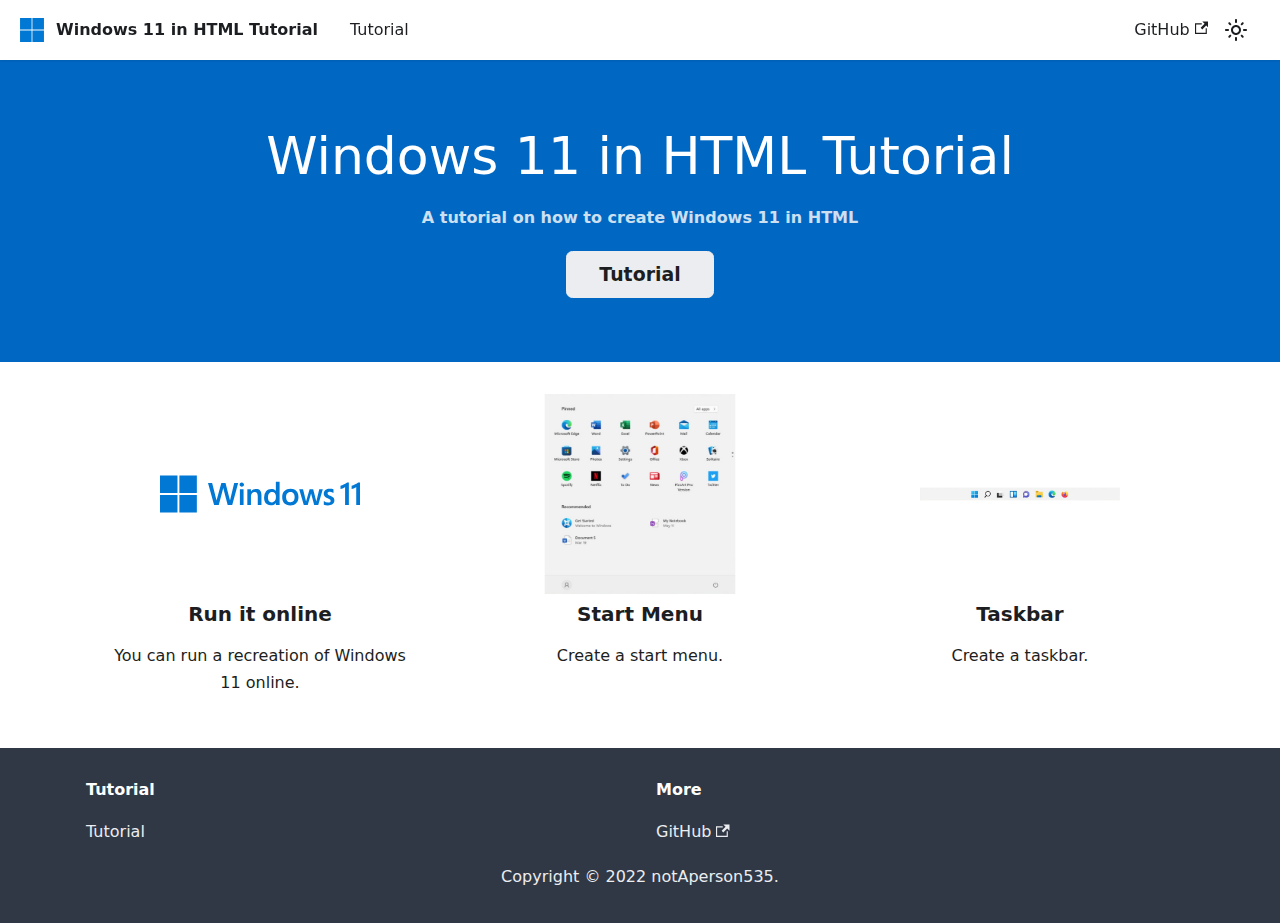
<file: index.html>
<!doctype html>
<html lang="en" dir="ltr" class="plugin-pages plugin-id-default">
<head>
<meta charset="UTF-8">
<meta name="viewport" content="width=device-width,initial-scale=1">
<meta name="generator" content="Docusaurus v2.0.0-beta.20">
<title data-rh="true">Windows 11 in HTML Tutorial · A tutorial on how to create Windows 11 in HTML</title><meta data-rh="true" name="twitter:card" content="summary_large_image"><meta data-rh="true" property="og:url" content="https://win11-tutorial.notaperson535.is-a.dev/"><meta data-rh="true" name="docusaurus_locale" content="en"><meta data-rh="true" name="docusaurus_tag" content="default"><meta data-rh="true" name="docsearch:language" content="en"><meta data-rh="true" name="docsearch:docusaurus_tag" content="default"><meta data-rh="true" name="description" content="Description will go into a meta tag in &lt;head /&gt;"><meta data-rh="true" property="og:description" content="Description will go into a meta tag in &lt;head /&gt;"><link data-rh="true" rel="icon" href="/img/favicon.ico"><link data-rh="true" rel="canonical" href="https://win11-tutorial.notaperson535.is-a.dev/"><link data-rh="true" rel="alternate" href="https://win11-tutorial.notaperson535.is-a.dev/" hreflang="en"><link data-rh="true" rel="alternate" href="https://win11-tutorial.notaperson535.is-a.dev/" hreflang="x-default"><script data-rh="true">function maybeInsertBanner(){window.__DOCUSAURUS_INSERT_BASEURL_BANNER&&insertBanner()}function insertBanner(){var n=document.getElementById("docusaurus-base-url-issue-banner-container");if(n){n.innerHTML='\n<div id="docusaurus-base-url-issue-banner" style="border: thick solid red; background-color: rgb(255, 230, 179); margin: 20px; padding: 20px; font-size: 20px;">\n   <p style="font-weight: bold; font-size: 30px;">Your Docusaurus site did not load properly.</p>\n   <p>A very common reason is a wrong site <a href="https://docusaurus.io/docs/docusaurus.config.js/#baseurl" style="font-weight: bold;">baseUrl configuration</a>.</p>\n   <p>Current configured baseUrl = <span style="font-weight: bold; color: red;">/</span>  (default value)</p>\n   <p>We suggest trying baseUrl = <span id="docusaurus-base-url-issue-banner-suggestion-container" style="font-weight: bold; color: green;"></span></p>\n</div>\n';var e=document.getElementById("docusaurus-base-url-issue-banner-suggestion-container"),s=window.location.pathname,r="/"===s.substr(-1)?s:s+"/";e.innerHTML=r}}window.__DOCUSAURUS_INSERT_BASEURL_BANNER=!0,document.addEventListener("DOMContentLoaded",maybeInsertBanner)</script><link rel="stylesheet" href="/assets/css/styles.ada9fead.css">
<link rel="preload" href="/assets/js/runtime~main.2d063b8e.js" as="script">
<link rel="preload" href="/assets/js/main.5af97f9f.js" as="script">
</head>
<body class="navigation-with-keyboard">
<script>!function(){function t(t){document.documentElement.setAttribute("data-theme",t)}var e=function(){var t=null;try{t=localStorage.getItem("theme")}catch(t){}return t}();t(null!==e?e:"light")}()</script><div id="__docusaurus">
<div id="docusaurus-base-url-issue-banner-container"></div><div role="region"><a href="#" class="skipToContent_ZgBM">Skip to main content</a></div><nav class="navbar navbar--fixed-top"><div class="navbar__inner"><div class="navbar__items"><button aria-label="Navigation bar toggle" class="navbar__toggle clean-btn" type="button" tabindex="0"><svg width="30" height="30" viewBox="0 0 30 30" aria-hidden="true"><path stroke="currentColor" stroke-linecap="round" stroke-miterlimit="10" stroke-width="2" d="M4 7h22M4 15h22M4 23h22"></path></svg></button><a class="navbar__brand" href="/"><div class="navbar__logo"><img src="/img/icon.svg" alt="Windows 11 in HTML Tutorial Logo" class="themedImage_W2Cr themedImage--light_TfLj"><img src="/img/icon.svg" alt="Windows 11 in HTML Tutorial Logo" class="themedImage_W2Cr themedImage--dark_oUvU"></div><b class="navbar__title text--truncate">Windows 11 in HTML Tutorial</b></a><a class="navbar__item navbar__link" href="/docs/basefiles">Tutorial</a></div><div class="navbar__items navbar__items--right"><a href="https://github.com/notAperson535/Win11-HTML-Tutorial" target="_blank" rel="noopener noreferrer" class="navbar__item navbar__link">GitHub<svg width="13.5" height="13.5" aria-hidden="true" viewBox="0 0 24 24" class="iconExternalLink_I5OW"><path fill="currentColor" d="M21 13v10h-21v-19h12v2h-10v15h17v-8h2zm3-12h-10.988l4.035 4-6.977 7.07 2.828 2.828 6.977-7.07 4.125 4.172v-11z"></path></svg></a><div class="toggle_S7eR colorModeToggle_vKtC"><button class="clean-btn toggleButton_rCf9 toggleButtonDisabled_Pu9x" type="button" disabled="" title="Switch between dark and light mode (currently light mode)" aria-label="Switch between dark and light mode (currently light mode)"><svg viewBox="0 0 24 24" width="24" height="24" class="lightToggleIcon_v35p"><path fill="currentColor" d="M12,9c1.65,0,3,1.35,3,3s-1.35,3-3,3s-3-1.35-3-3S10.35,9,12,9 M12,7c-2.76,0-5,2.24-5,5s2.24,5,5,5s5-2.24,5-5 S14.76,7,12,7L12,7z M2,13l2,0c0.55,0,1-0.45,1-1s-0.45-1-1-1l-2,0c-0.55,0-1,0.45-1,1S1.45,13,2,13z M20,13l2,0c0.55,0,1-0.45,1-1 s-0.45-1-1-1l-2,0c-0.55,0-1,0.45-1,1S19.45,13,20,13z M11,2v2c0,0.55,0.45,1,1,1s1-0.45,1-1V2c0-0.55-0.45-1-1-1S11,1.45,11,2z M11,20v2c0,0.55,0.45,1,1,1s1-0.45,1-1v-2c0-0.55-0.45-1-1-1C11.45,19,11,19.45,11,20z M5.99,4.58c-0.39-0.39-1.03-0.39-1.41,0 c-0.39,0.39-0.39,1.03,0,1.41l1.06,1.06c0.39,0.39,1.03,0.39,1.41,0s0.39-1.03,0-1.41L5.99,4.58z M18.36,16.95 c-0.39-0.39-1.03-0.39-1.41,0c-0.39,0.39-0.39,1.03,0,1.41l1.06,1.06c0.39,0.39,1.03,0.39,1.41,0c0.39-0.39,0.39-1.03,0-1.41 L18.36,16.95z M19.42,5.99c0.39-0.39,0.39-1.03,0-1.41c-0.39-0.39-1.03-0.39-1.41,0l-1.06,1.06c-0.39,0.39-0.39,1.03,0,1.41 s1.03,0.39,1.41,0L19.42,5.99z M7.05,18.36c0.39-0.39,0.39-1.03,0-1.41c-0.39-0.39-1.03-0.39-1.41,0l-1.06,1.06 c-0.39,0.39-0.39,1.03,0,1.41s1.03,0.39,1.41,0L7.05,18.36z"></path></svg><svg viewBox="0 0 24 24" width="24" height="24" class="darkToggleIcon_nQuB"><path fill="currentColor" d="M9.37,5.51C9.19,6.15,9.1,6.82,9.1,7.5c0,4.08,3.32,7.4,7.4,7.4c0.68,0,1.35-0.09,1.99-0.27C17.45,17.19,14.93,19,12,19 c-3.86,0-7-3.14-7-7C5,9.07,6.81,6.55,9.37,5.51z M12,3c-4.97,0-9,4.03-9,9s4.03,9,9,9s9-4.03,9-9c0-0.46-0.04-0.92-0.1-1.36 c-0.98,1.37-2.58,2.26-4.4,2.26c-2.98,0-5.4-2.42-5.4-5.4c0-1.81,0.89-3.42,2.26-4.4C12.92,3.04,12.46,3,12,3L12,3z"></path></svg></button></div><div class="searchBox_dLyj"></div></div></div><div role="presentation" class="navbar-sidebar__backdrop"></div></nav><div class="main-wrapper"><header class="hero hero--primary heroBanner_qdFl"><div class="container"><h1 class="hero__title">Windows 11 in HTML Tutorial</h1><p class="hero__subtitle">A tutorial on how to create Windows 11 in HTML</p><div class="buttons_AeoN"><a class="button button--secondary button--lg" href="/docs/basefiles">Tutorial</a></div></div></header><main><section class="features_t9lD"><div class="container"><div class="row"><div class="col col--4"><div class="text--center"><svg xmlns="http://www.w3.org/2000/svg" viewBox="0 0 773 142.42" class="featureSvg_GfXr" role="img"><title>windows 11 logo</title><path d="M404.66 554.4h-17.58l-17.14-65.23-17.32 65.23h-18l-23.56-84.79H327l17 67.44 18.55-67.44h16.1l17.44 67.84 16.14-67.84h15.39ZM450.17 475.81a7.41 7.41 0 0 1-2.53 5.73 9.08 9.08 0 0 1-12.06 0 7.49 7.49 0 0 1-2.47-5.73 7.75 7.75 0 0 1 2.47-5.85 8.56 8.56 0 0 1 6-2.35 8.26 8.26 0 0 1 6.12 2.39 7.8 7.8 0 0 1 2.47 5.79Zm-15.9 78.58v-61.1h14.25v61.1ZM503.35 554.4v-34c0-8.91-2.77-16.6-11.75-16.6S477 511.82 477 520v34.44h-13.93v-61.1H477v8.64h.24c4.62-7.16 11.3-9.67 20-9.67 6.55 0 11.62 1.61 15.2 5.8s5.21 10.54 5.21 19.06v37.28ZM573.32 554.4v-7.87h-.24c-4.42 7.44-13.45 9.16-19.75 9.16-18.71 0-25.58-14.53-25.58-30q0-15.38 7.66-24.61c5.15-6.19 12-8.87 20.63-8.87 13.4 0 17 7.45 17 7.45h.24v-35.37h14.45v90.11Zm.12-34.82c0-7.38-4.74-15.77-14.76-15.77-11.45 0-15.9 10-15.9 21.45 0 10 4.2 19.13 15.11 19.28 10.69 0 15.47-10.19 15.55-18.62ZM660.69 523.57c0 21.17-12.65 32.63-31.65 32.63-20.66 0-31.25-12.37-31.25-31.3 0-21.67 12.69-32.93 32.75-32.93 18.4.03 30.15 11.75 30.15 31.6Zm-14.84.48c0-9.42-3.34-19.88-16.08-19.88-12.22 0-17 9.1-17 20.25 0 12.11 5.7 19.82 16.89 19.82 12 0 16.08-9.19 16.17-20.18ZM737.15 554.4h-15.72l-12-44.22-12.91 44.22h-15.26l-17.78-60.92h14.92l11.6 47.33 13.57-47.33h14l12.1 47.2 11.33-47.2h13.67ZM799.41 537.39c0 13.6-12.34 18.91-24.7 18.91a51.22 51.22 0 0 1-16.07-3.1v-14.48a28.14 28.14 0 0 0 16.71 6.15c6.68 0 9.68-2.11 9.68-6.11.16-3.22-1.79-5-4.13-6.32a60.64 60.64 0 0 0-7.54-3.56 39 39 0 0 1-9-5 15.55 15.55 0 0 1-4.36-5.68 18.49 18.49 0 0 1-1.61-7.45c0-11 9.16-18.75 23.81-18.75 9.68 0 13.87 2.37 13.87 2.37v13.75s-6.88-4.75-14-4.8c-5.12 0-9 1.86-9.06 6.08 0 5.44 6.62 8.09 10.6 9.7 5.79 2.33 10 4.82 12.4 7.68s3.4 5.73 3.4 10.6ZM855.45 467.13v87.27h-14.57v-69.61s-5 4.62-17.83 8v-12.46c19.07-7.05 25.91-13.2 25.91-13.2Z" transform="translate(-125.5 -440.79)" style="fill:#0078d4"></path><path style="fill:#0078d4" d="M0 0h67.5v67.5H0zM74.91 0h67.5v67.5h-67.5zM0 74.92h67.5v67.5H0zM74.91 74.92h67.5v67.5h-67.5z"></path><path d="M898.5 467.13v87.27h-14.58v-69.61s-5 4.62-17.83 8v-12.46c19.07-7.05 25.91-13.2 25.91-13.2Z" transform="translate(-125.5 -440.79)" style="fill:#0078d4"></path></svg></div><div class="text--center padding-horiz--md"><h3>Run it online</h3><p>You can run a recreation of Windows 11 online.</p></div></div><div class="col col--4"><div class="text--center"><svg xmlns="http://www.w3.org/2000/svg" xmlns:xlink="http://www.w3.org/1999/xlink" width="1000" height="1050" viewBox="0 0 1000 1050" class="featureSvg_GfXr" role="img"><image width="1000" height="1050" preserveAspectRatio="none" xlink:href="[data-uri] CwsNDhIQDQ4RDgsLEBYQERMUFRUVDA8XGBYUGBIUFRT/2wBDAQMEBAUEBQkFBQkUDQsNFBQUFBQU FBQUFBQUFBQUFBQUFBQUFBQUFBQUFBQUFBQUFBQUFBQUFBQUFBQUFBQUFBT/wgARCAQaA+gDASIA AhEBAxEB/8QAHQABAAEFAQEBAAAAAAAAAAAAAAEDBAUGBwIICf/EABsBAQACAwEBAAAAAAAAAAAA AAABBQMEBgIH/9oADAMBAAIQAxAAAAH6YAiQBMIEgiQmBKBMAAAmBEgEJgEwlKAmAmAABCRCQAJI AAAmJICESISSAAiRCQAAiRCRCREgAiRCRCRCREgiQBPmRCSISIkESATCQBKAAAAEQEyAAAAAAAAA AAAAAAAAAAAAAAAAAAAAAAAAAAAAAAAAAAAAAAAAAAAAAAAAAAAACASAAAAAAAAAAAAAAAAAAAAA AAAAAAAAAAAAAAAAAAAAAAAAAAAAAAAAAAAAAAAAAAAAAAAAAIJAAAAAAAAAAAAAAAAAAAAAAAAA AAAAAAAAAAAAAAIJefQQJQJQJQJQJQJRB6AAAAAEAkAAABGjb3ws6Fm+S2R31xqkdqcg1U+idb0D DHfAAAAAAAAAAAAAAAAAAAAAAAAAAAAAAAAAAAAAAPPryXfrzjTJ2XMvJ1qpiNJOmNC8HQY5v7Oj RHoeaeqm42l1ankAAAAAAAAAADSN3kxPMOy+TRKPQ4Oa4rr45fR6vBMRIAAAAAAAAAAAAAAAAAAA AAAAAAAAAAAAAAAAAA8+vJdats9U5nd9BGO5f2Ecjr9HqHM7vo9QpVoFPDZ0La5syQAAAAAAAAAA AAAAAAAAAAAAAAAAAAAAAAAAAAAAAAAAAAAAAAAAAAAAUqV0LZci2XItlyLZci2XItlyLW5mCQAA AAAAAAAAAABAJAAAAAAAAAAAAAAAAAAAAAAAAAAAAAAAAAAAAAAAAAAAAAACCQAAAAAAAAAAACCf OraJY0HZXDMlOh2Jq+z1nSSJ2gAAAAADnVGzq+luaJ89Lc/3/T3ZGvsgAAAADnXnX6K5DW86HWI5 t6eekKNbJcAkAAAAIFPTcW1uzn+bw7OyvPrbrAkAAAAIJLGfN64bpVxU/VDn3QKuykYcwSAAAAGA 9+M+4lZ2VR3mOD+Iz98cP6hr+9gGlYBIAAAAAAAABreycJsqjG2mu3nZfPdovL3Hc76zHROY7fwV 5vcl33YAAACYGrazjsJ0FTrdLbtAvKPaJ1n1uVm794+aPpflunkUF6CQAAGHzHOvOChy6rsWvzfO cxqdbzSdCnAS0vpq7sb7b+nBOUAAAEW+hbbwetv8rre/84qOo2vOattevnz+/ci6Xc8tkxcc2AAA AImOYcP6D0jpuU+XfP2b78bXxbvn0do0eNr2HRN7pbgNbdAAAAaNvOq7ej85Utx2HtvnvK6XUvHj LzP6F03oFRebaOY68AAAAJBAAAAB84/R3Fbyj5dfYvX+r5P7c4dfbt8+6bnPQ7bcKWL+C06MAAAB EocQ3jV9G6mk6980Xes7+rnfWI92uhuH1h8ffYHKXvoc9bgAAAOddE0jzq8W69yzW9fnsFa+7SNb YfWL9+dX7HyGNyW53QTkAAAAw3F+28DqOm2vl9vZVfS53L61lMGzkO38N+jLXnb2S940AAABExPn gtjcY76D8n3Pc+J+tC437GYz3s0nRN35/wBA5L6KGhcAAAANS23Udqv0q3rW3TcdR8xabGHJdD4h 27Rstvg5XtQAAAAAAAAAFlevXn5l0H7S0LqOX+Xav0JlGXkH07VqUF5KGpsyAAABMEKdRL4Xxv3h F3XfDD7nZvHx39m0Lmr3A0dkAAAAB8nfWNDzr/Ctx9vPGn8Sevtki3ycTltASAAAAJNF4t9ReNK1 +Wc39D1NS01naUWnNpMmIAAABEkfPOM+k46Tk/mml9NMmP5hr/SxOgdIpVaDpA1twAAABqm1xlwf Nnj6QdBy/wA3ePpNMfM/dNlq6Vj6RNNfgAAAAAACBPJNmN0nlGym5NJg3adP9G3edL5mfQTRNZOw uf4I65OhXxt7XNiJAABE69pJ1dze4OgNOpm6TzbpIAAAAAJPM8V3M3dqdI3GNG9G8IkAAAECeJbO dGaRfm0NToG5uWYg7S0Ksbu57anTVtcgAAAETHITr3rlmfNyaMN6TAAAABExizKTzXOG2uaZc3Vp dY22eQ7Qbs07PmSAAAAEAkABzXFdfHJKnVpNBw/VRyTD9zk5f76YNGwHWByu364OIWfQNzNG6FEg AAFLkPY4OMVOyQcx8dSg570MAAAAAExByLL9Hg4rnenDh+/bhJIAAAAOQZHpsnKsF3GTjFTsQ5hd 9FHHMn1Ac0suryW9wAAAAEcd7GOOY3ug5Jte5QAAAAAMJmxzLCdog4zi+9wcy89Qg4rR7jBxfs3q QAAAAAAAAAAAAABPmSUAAAAAAAAAAAAAAAAAAAAAAAAAAAAAAAAAAAAAAAAAAAAAAAAAAAAAAAAA AAAAAAAAAAAAAAAAAAAAAAAAAAAAAAAAAAAAAAAAAAAAAAAAAAAAAAAAAAJBAAAAAIEPUS8S8+iI 9yAAAAAAQSiQAAAAAAAAQSAAAAAAAAAQS8eomRMAAAAAAAAAAAAAAAACSESAAAAAABIIAAAAMPmP l/f0Ox6/weh0vK9/ocEQ+sdg+Ku90nRdoFPbgAAAAWXJOq8N6Lj84wPq75vPeel8g0LnqG26FvvP dYGlvgAAACCw5B1bi2THvWJsJ947nsPAO+48tQePYAAAABOk+c1z86a91au7LmP0A5jzWf6Iy3Me ndRx4WGgAAAAAtsL8On0fy7vu/mvbT8g5U+rAAAAAAPM8O3NPqms8P3/AKHjuo3OE2jmOyu/fjzi 2qqYiQAAAAkEAAAAJ+WvqX5Xt6nR9s07bvW1Vo39H5/60Lv/AM9/QX0eu7cOfuwAAAAMZwHvHx10 nK5DduTXFrqdjqaDs+xm67vmib3xnTho7AAAADA57XkckvsRnNzV43ksBmOv5Xqthk8BxnW9/ubW 619gAAAABz3oWixvcA+t/lz6jwXmr/N30f8AN3NXHY+tch69d8uFlSgAAAAfPPzP9KeTq+rfM/Oz 6s+ZvqnhZ9xZDHZEAAAAAcd7FqW7p/NvXeOd96bjMVwnYuU8Z3/2buXzJ9OlYAAAAgkAAAAAE/Kf 1X822NfyjddGo9HzfV6XK/HC9ZU+hPnj6jvdfqgqLAAAAADXPjD7Z+Ubqr1GNs82WnrG4WtXJ773 03mnS+dtQ0dgAAABEjB8N73wTJi2+IxOXxhPovgvfsWT2MXsJkAAACNd2OJ98h2TM/Pet1nR+P4T pfM9FuXXdU2vouADcrQAAAANe+b/AKx0k/PR3TXDQfuPnf0QVpAAAAABb3Eo+Q/obmVK6pev6P0D G0t1Z77z3oaQAAAMNzTsVmXwAAAB5PTH5AW1zEtN8btHvHpcbthnrF7ZPjxPtDzMomR68EgAAKds i9iUnn35iZIJAAAAJIRB68e5HinThcekyhIgAAAAAplSl6wZkb3B52JiZiYAAAAAAQg9LS7EJCJA AAAAE+B6ecXDLImUTY35AAAAKeIy+EM+AAAScGzeyYwi6r2ZNtsGunvJUscXvMOr0DO6F0XEmmbN Y3h4tLnKGA6rp+4AADx78nzFt++XRg6VzaGOyl/jCh0HTNhNmAAAABpGD3fTzXbnO5E1PJ31QpYv YefmzdG55vJlAAAAAWvL+r83Nb13qHgtLu+xxrXWNC6SXMAAAAABr3POh4M1bPW1Uu6VS1OlevPo AAAATA4xslziS6wufpmEq5vWzYrDJ3BqvX9H3kJgAARIAAARIARMHrzInzImATAmAAmAAAAAAEHq IkAAAAAATEEzA8avtYiQAAAAAECQRIAAAAAAAAAAAAAAARImAAmI9EAmAAAAACQQAAAAAAAAAAAA AAAAAAAAAAAAAAAAAAAAAAAAAAAAAAAAAAAAAAAAAAAAAAAAACQQAAAAARICBEyAAAAAEkEEoEoE gAAAAAAAAAAAAAAAAAAAAAAAAARIIEgAAAAAAEEgAIIkJAAAACQQAAAAHiInC6LqtfxnUsvxX1gr e/TzTpNl2voZrEAAAADnui6j80H2K+RPXnY+uXyNZzj+1u1fnb+iM4/cTAAAAAAQJKRVY+9mPYiQ AAAAC25ljserOTeMe71xyHwnsLnvQclZIyaYAAAAEo1HN4z9jq13aVW53HN901PWUTGhbAAAAANW 2nitpT7jHJHT8n1tyWInreR4ptets9pTHG90EgAAAkEAAAAQ0feOQ6lDxbVt+1HU5+wydO797O89 x+ae449HqAt/ogAAAAHyr80fS/zQbLnNf3an+pa9pO7aTucrt36Jfnb+iW5y/qJgAAAAHmFOw51x a7rfrvQtcw+5pZLp/Meq4fWYHP3oAAAAGK5R1fnGn1edjZdLL2jQ2KM3zR9CfPH0D42ejCw4QEgA AAeOZdH5nb+rnJYbZtyvsKUePdT0Ucz0gAAAADi3aeLX3O6ncW3cul5LkGc6tQpb3ge2altt7z/a YmPnP1IAAAAJBAAAAByvqmva1LwDT+oeaj57zCl1PB5Nyv1HSuzZNrLC4+jAAAAAfKvzP9L/ADSb BtWoXVb3+X0Pd9JzVe2/ol+d36IbnKe4AAAAB59DReF/Vel3FdynMVuoXFZGfj1yHRhEgAAAAYnR 934Rp9Z9H8/0vCecmezXF/Gl2Vh9FfNX0ptc50iCx4AAAAAC24n23n9vvxcYHZ93BjNsusrW14Vu wAAAAA4r2rit7zmq9K5rX6vjfpDjGq0K+ynbNT2zfr+0wfOPqYAAAASCAAAACEmq897ZGpz3A8r2 X3hr9d2JG91KT3sAAAAImD5a+a/03pH5nT+mI/M6P0yH59foT5rEAAAAAEkePUlCsmASIkAAAAA8 a9skRm1ls0+c+rNok1TYbpOGJJwBIAASQCnynrTa29A388YgwYRBIAAAAJ4t2jxv13zfP0dN3z/z g+jpPnDa+yMGf2ieb6oJAAABIIAAAAU9bvtKOnuQ0jsWK0PVTqOx8Q2Q6lOKyoAAAARJh7ziuWOv 0eDXh0qnzv0dunkvUS6AAAAAsrwaRuvKKB2HSdj54dPrcLzx1dEgAAAADEZjhB2q745r59COUWR2 OeNdjPSJAAAGFzXJzdsjzUdbjm1A33KfNnQzpFnzHKm2bDyK1OzORdSLxEgAAFtpu9c3Oi0+QZA6 Bf8AFLo7RPBcodmW9wAAAAAAAAAAWOpb2OM7tt41Kz3qTV9N6z5JkAAAABJr+O3CDRMjtY13H7jJ p+zXQmAAAAAmA13XuhilzjpkGs4zegAAAAAA1/YINOtd8GredrGk7p6AAAAEYHPi21fcfJqFlvns wVDY/BrV5f3pSwewjn2/epIkAAAJwmaGqedtGnzt40XLbIAAAAAAAAAAAAAAAAAAAAAAAAAAAAAA AAAAAAAAAAAAAAAAAAAHPeha+aBa7NcmLqZ/Wj3e2t2YDqGpbUZEAAAAAAAAAAAAAAQCQAAAAAAA AAAAAAAAAAAAAAAAAAAAAAAAAAAAAAAAAAAESg9REggSAAAAAAAAAAAAAAAQCQAAAAAAAAAAAAAA AAAAAAAAAAAAAAAAAAAAAAAAAAAAAAAAAAAAAAAAAAAAAAAQCQAAAAAAAAAAAAAAAAAAAAAAAAAA AAAAAAAAAAAAAAAAAAAAAAAAAAAAAAAAAAAQCQAAABAlMAAAAAAAAgkAAAAAAAAAAAAAAAAAAAAA AAAAAAAAAAAAAAAAAAAAAAAAAAQCQAAADxU4Qdz98T2M6S1CDcHOL03qOZ5Y3dyq9OkRp9E3eeVb ObX6+fOhnQPGpcsPoKbS7AAAAAAAAAAAAAAAAAAAAAAAAAAAAAAAAAAAAAAAAAAAAAAAgEgAAAJ4 l2zyfP8AhvpmDheT7EOD3na5OVYLufk4TlOxj50yXeYOJWHfR8/Yr6VHz74+hvJQu4kAAAAAAAAA AAAAAAAAAAAAAAAAAAAAAAAAAAAAAAAAAAAAACASAAAAAAAAAAAAAAAAAAAAAAAAAAAAAAAAAAAA AAAAAAAAAAAAAAAAAAAAAAAAACASAAAAAAAAAAAAAAAAAAAAAAAAAAAAAAAAAAAAAAAAAAAAAAAA AAAAAAAAAAAAACASAAAAImBa6Nt6XQ3PNhyaWxKVXSuAj0RIAAAAIJAAAAAAAAAAAAAAAAAAAW1g ZhiBl1tcEgAIkRMEgAIEkEokAAAAAAAAAAAAAAAAAAAAAWV7y3br7DWc33G657gW1bfX862rb1yj ZsWxvAoey0PK6RhDqWD5/uJtmC2DlpvuX5rijpTFaQdh1fU8edzyWJywAAAAAAAAAAAAAAAAATz/ AC+9p2HhGZ2s3XppXOhraxlcTmBh8xrJYYrS9lOkUeUdPNZzOja6dexGAk3bV+f5w6/juU5o3zF6 diztuS590EAAAAAAAAAAAAAAAAAAAAAcB79wi8odJ+jPn3u2/X8n61SzdRa8F3DSd+6LlOrjifon ljqBl5sKBl/MCQevMSEWxeT4ti8Yb2ZZj709ra0Mo8SenmD2AAAAAAAAAAACfmv6T+arjezmm7Bi Lmw+gMxrma5Gk85TFZbH4eZtpXNPH0DHbZ49jzOBM7OFzhTVB5j2PE+hExIAAAAAAAAAAAAAAAAA AAAA17YXvx844n6B4x0/NadvWL27dqcT2rxluZ6tPma6z53a9Dg5xe7tJp3vafRp1j0KoaRh+o2J W0LpuONO3e0y5zG43oaLdbh7OfUt5rmn43oNQ0nIbFJkIAAAAAAAAAAACNG3qMvvjOb3+22Mudra 20tectZXow+YpHNrvdqpyzPbLjTL4naKBr+0W9wAAAAAAAAAAAAAAAAAAAAAAAAAAABEBMgAAAAA AAAAAAAAAAAAAAAAAAAARKBIAAAAAAAAAAAAAAAAAAAAAAAAAAAAAAAAACSAAAAAAAAAAAAAAAAA AAAAAAAAAAAAAAAAAAAAAAAAAAAAAAAAAAAAABAJAAAAAKdmLuaOPMzOAzp6JIc7zxsy3qFRSkqL f2VVAV2Kviu0Xci4AAAAAAAAAAAAAAAAAAAAAAAAAAAAAAAAAAAAAAAAAAAAAEAkAAAAs7vm+fFe X/z1X6On+p77hvW+ftaPnJYzV2MuDlGN6BmjjF/0G+Oc23S/JxvP9SqnzruHQ8scO7Dc1TnO609h PYAAAAAAAAAAAAAAAAAAAAAAAAAAAAAAAAAAAAAAAAAAAAAAAAAAHNuk6xt4OO3Xi76SlvOtYHcu duLXH5zB6Ozl0xLHVucXR0X3o1kdFs/OrmdzPONxMtIAAAAAAAAAAAAAAAAAAAAAAAAAAAAAAAAA AAAAAAAAAAAAAABAJAAAAR6iChYZcYxkxirm9gAxFLODAxnx5sr8a7nqgIkAAAAAAAAAAAAAAAAA AAAAAAAAAAAAAAAAAAAAAAAAAAAAAACASAAAAAAAAAAAAAAAAAAAAAAAAAAAAAAAAAAAAAAAAAAA AAAAAAAAAAAAAAAAAAAAAAAAAAAAAAAAAAAAAAAAAAAAAAAAAAAAAAAAAAAAAAAAAAAAAAAAAAAA AAAAAAAAAAAAAAAAAAAAAAAAAAAAAAAAAAAAAAAAAAAAAAAAAAAAAAAAAAAAAAAAAAAACASAAAAA AAAAAAAAAAAAAAAAAAAAAAAAAAAAAAAAAAAAAAAAAAAAAAAAAAAAAAAAAAAAAAAAAAAAAAAAAAAA AAAAAAAAAAAAAAAAAAAAAAAAAAAAAAAAAAAAAAAAAAAgEgAAAAAAAAAAAAAAAAAAAAAAAAAAAAAA AAAAAAAAAAAAAAAAAAAAAAAAAAAAAAACASAAAAAAAAAAAAAAAAAAAAAAAAAAAAAAAAAAAAAAAAAA AAAAAAAAAAAAAAAAAAAAAAAAAAAAAAAAAAAAAAAAAAAAAAAAAAAAAAAAAAAAAAAAAAAAAAAAAAAA AAAAAAAAAAAAAAAAAAAAAAAAAAAAAAAAAAAAAAAAAAAAAAAAAAAAAAAAAAAAAAAAAAAAAAhQFdQF dQFdQFdQFdQFdQFdQFdQFdQFdQFdQFdQFdQFdQFdQFdQFdQFdQFdQFdQFdQFdQFdQFdQFdQFdQFd QFdQFdQFdQFdQFdQFdQFdQFdQFdQFdQFdQFdQFdQFdQFdQFdQFdQFdQFdQFdQFdQFdQFdQFdQFdQ FdQFdQFdQFdQFdQFdQFdQFdQFdQFdQHoAAAAAkiYABMAAAAAAAAAAAAAAAAAAAAAAAAAAAAAAAAA AAAAAAAAAAAAAAAAAAAABIgAAAAApkUYplSdb2EuqtldHoAAAAAAAAAAAAAAAAAAAAAAAAAAAAAA AAAAAAAAAAAAAAAA8npb3BMAAAABKEAkAAAAtLyzGhb7z82jXsPnDd4QXaYAAAAAAAAAAAAAAAAA AAAAAAAAAAAAAAAAAAAAAAAAAAAAMPhqe5GlX+y6YbxAAAAAEoQJAAAATaXUFpoW+idB3+CPfi7P UAAAAAAAAAAAAAAAAAAAAAAAAAAAAAAAAAAAAAAAAAAAAABi9T6D5NGy2xeyEwAAAASgAAAAAALe 4FrUrAmAAAAAAAAAAAAAAAAAAAAAAAAAAAAAAAAAAAAAAAAAAAAAAAAAAAAACUISqeU+UoiIqQeX vyQ9TLwkQn0U3pCFQUlVKkqk01VEUlUUVVKnFTyRFQU59+ikkQn0eEiI9CHseHv0UZqClPvyRHr0 eFQUp9jwkQkQkQkmEkeZmTy9+oUoqRLylLzPqTw9oeHseHseIqQeJ9SeHseHseHseHtLw9oeFRKl M+jw9yU1QU1QU0+jw9oeHseHtLw9oeHseIqQeUiEiHof/8QAOhAAAAYBAgMGBAUDBAMBAQAAAAEC AwQFBhESFDAxEBMVIUBBBxY1YCAiMjRQFyQzIyWAkCY2Qiew/9oACAEBAAEFAuh/eHX/ALBS+1/M bFjasbVDaobVDaobVDaobVDaobVDaobVjaoF6YuthlbNfPiZMxPj1U07CCRafhK9YO4+zTCP0n5j cSgc5nVCycT+Pp2u+SvS9ROmqh5pFhymXFZFZljB2VvWWEmyt5eW1mRy4rfzZO7l+9n21pUtyWs7 +zTCP0WkvgYNC85XWTn+es8q+wyl2vmy76RxjORu9wWQzW0pyKTIsi6B1vvW4kxyFN6Bz9fpkUzi cktY6psBGJy00VtSuzXo1E+zlKcaW7Oh0VpATYUMxmzq8fnN5H9mn0R+m+qlWzcnCokYJpZGkeOb UNWOzUnJTMYu36x+PAiw7GyiWFTKlyGkd22HN2yBXcOoO/r+7D6NrIy1IakNSGpDUhwjHEyI7Utt tKGkakNSItSGpDUhqQWrcv7tU0lY4dA4dA4dA4dA4dA4dA4dA4dA4dA4dA4dA4dA4dA4dASnb/wT 6/Z3t6H2B+q0GpDcQLQ/szr6HoD8hoOvqegsblMY3rB98++WI859o4Ft346897JlNu/NSx80rHzS 4IuSLff5peYuMnVWzvnR0jZzFxxXzS4Cyhw1NL71vmdA44llErJG2jYyRbpx7lDhpUS086XNZhN3 ebrWIuUz47tNl8exCfMuZ7Xll4RBh5U9dA/iA80f9RHdxfEJ95U3LHqQ6O08Xr/TXM/hWX7RCVeK IM2nkuhBho9RVy+Ia5lzkDNKDzyEZP3Ta3U3CDVxCB36BWPIOaXTl2dm3VMfPsLW7ukT7E5xEUKQ ha+/QEvo3RP23LkPFHZPN4ZC2yjjXPEEiqe79BitsDZWR6ly/a9zJuAqfbSrJe4wZmYJaiOmzKXW imuWbpnmZgycinZgzIg8KdNXhTunhLxG/ClyxhjBxqP0vvmM1Z2CSIgy337icRfaZSf5kK0FKrV/ mZmhty0lY0weQ2WMsMZDkLDMa3LoKf6kXTl5z502LRIVg7ExZiKJxoM63sT+qF+15dx9NxmAzYWc ePTTJtxDKBOx79uC8jrXe8ics+kllorOvnxJRFGYMihsBxqM0VuuJLbxaO3Hb5mSfTRTVqLMokFM ixmQExbC7rE1pYx9J9Nlx/7/AK6FjkovHVrImpLhKkIV50MVRc34hKNMl59oqijlosau1eUuWUhz Tv3BRvrO1L9PLzn6Ni1c5Osbk039bJSbbcN5aRxLgTJc3156wuXcfTMMP/eJOTx4T8yUqa9WSnWW fEJA8QkDGlqXVcv2mfuSUaRXZAuOF3TZtyZrkgzVoMaPXm5L9Mh06JVdSVybFUOEUizmwSYs72tK uLGPpPps3rtHT6EZoXjmatuM+HV1glxisqhCkNSY/vy86q5M9bke9VBayF+uakTG1mUlOnEpFBII 7dP6eXl8NydWQ415Ab8Vl0EuZYJkiOraXfkEvf6lb+x5dm2b0CNXWsB+as2JPEoMq/zaEOKuXIiM FFjcowfkU1X9zuGoRIU2aJpOBSxiitS5fvk30uDUJkVlJWpsThwCfs7aLwU1SzUMXP8A2n0p9JsR E5m6onqqRIa2q6mmS6kY9jkq6ejR0RWOX7BZf6dnEVx5RVEfdrGxYx1tXjH/AM83O4pqyThDBNqI tqwhpZuVv7Dm5Bi7FumZjTkM2mDaKHTyZh0tG1WoGmnLV5pnkfF/mB7h+YfmCJC0jDVbi5mSoUut /MkfnIfmB71DRQxhCkVXo/f27HGUPpmYXDkqP4dRliBgsCKttpLKOz35hxWVDhGBwjA4NkJjNJPn LYbcVwjA4VkcIzpwrALy56kJUO4bBJJJc7uUDh2xw7Q4dscO0OHbCG0o5plqO5bHcNjuGx3DY7ls aEkdfQl2biIe/wCHcRHpp2H5Frp/Cbi9GfQzIe/PMxrrz9SSDLTtP0eV3cysub26VHqa6YU6tmZG iJIlZO3Ffl5Ohl1WTRyrm8iaKHFyZLr0O0XKv8UvHrmHmFxIhWsK4bhVZ3Sp17Jy1tlbuSMNwqm6 btOReuPsVtzkEhqll3Lxx15YhAnZKxDEvJksHiU3j53NyK4kMX8S1TDhfMUfZFyInkx8pZfextRq e5Hsf5SRLs5syLlOyvYyll1t3II7U1eRR0NRMlakiwylcitROsa1DmXNpOZIiSpjmZMkdxlDsR+M 6b7PJPpWX8v5iym8kxpky/8ADymy4s0Y2ozkcuymlBiRItxZtz7hVQm2sUzo0vJWob0zKI8VuuyJ qcVxkxSor134bFk5RHjwIEo5kbn3dYudfwKaX38etklXtHKo7Yorj1+XFUtqmtNFUivsZEdJyLqX T1rzdpipvMwsoZfTe2KXrCOopdvaoXKpaiTS8fW4vVxIw9vxOIJxukpZKbCnpZRy4ypkGuRVPNSp bcmpv8WZkJlcs+nUXCXo2TWhPXNb4XLKrlKfvqumoYaH8fiuRneT7VeKMSrW0hO1to3Xv3LxVU1c Oxxxb9DVUsQikVzvyrU4nCiQIy5lbA8KkMPQa11FTLiSWIcdfeM8k+jVG+6pumlKrLivlPy41Y+i Lj8Z2O/y7iF4jAg3E6vZu40qZOiVUlNNJxxhqyVUkiRNqH5Vi4ua/WWsCS6/GqHip0ltR6LqOnb0 BeXb1Bl5HoSZeNyJr0dlEZnl6eh9unZ0GnO007OnpevoD8yB+f4Ov8D1/wCmnckbiGqfQl2e3oNe w/IdS5/uZkRJWlfoPf0enZ7eo95dtEhLsr+G+xurjLdW6OyokcmcnribhzWZzXMmumzFVfTd3jk7 Xx2aPG548cnGVBPdmo5s6QcaPKtH5DkTJtjNpfqmFU3T7TyT3J5nXsuMkiVLeQZlMtRjNtLh2DGS uoKvsE2DXOccIZTaZHGFTlWVz5NLInLZSolJ9+YZkQn2zERPzK4QK5aYYcelEEq3J9Pmhn8xJdUh RqPXcCdNIUox8NTPuOZZfsD6+3/1GRG4B7TvsU/x822fSzDaaU84qFHYCqtLzcFfcTm1k4jrzctn uQKlROzpNX8O1PFLxqBUV3EDCnN6ebf2yaWtey+xO0wrJTyat7hqMWd53Lfl/DLLnjk83M7OS1Pr nVKnNp7x+3xdm5QhbMFo1BKtfTe+an/5KowiAypEKAw9JuoLEWLr5fDPzZ5ll+xlSUxkqunu+hTU zGjkaHoMV/TzLmaqDDmWT8w0ueH1MiU4+untXYEzI2UpVAv5UQRl96xzM3LWoqG9tqX6cl8qzeMC PVPN+ME82K+gqF3VmymHh9Jj3xChXMz4nYmUlipkLiWUB3v4fM+IMXc3Vn/f0jPe2GT5oVauRkkq TLxu8RcwGvTe+bf+ymEcRsq2ZTki/YktxNR8Mf8ADzLhzua2dMVLd1DEhcZUeV35RJWoxb9HMu4i psSXBehG1H8UpJDS47tHWO2c/KnkpXCpZM44qDbj8zMC3VdU1/uKf0ZN9J6HgH6eb8YYKn4Pw5rW KOkzTLX8inNPLYcwPLk5DDvMeXX5bAa7iFzMpi8VUVR7Z+MM7U5djs7xacy7CHwt73vGv0cg+nNz c/8AyZRhqxjkijtYrEnKLWLMgaj4X+bPMyL6MrzPUaht42VRpRPpwh03Gebcx0PwYs5yA8drWzQ5 kUaC1D/vrBltLLXtzL2EqfCj07NOpWYQUi6yyFOhjAOnNvKlFzA+JNg5VxeytmOQJkSrbvHOa+33 rKm+DvqQ0FAmMcawxjcKBX0ioSo2nlyLZ1bMKnnyTncvXQZ/VOtWQUQ0Gg81H8PqlyvreZcMKlVq sUtSV8qWw+U7YfKdsG8Yt2TwmFJhs82xjnJizayREcr8TU+3cY45XJpaeTJkISaW+dc1KbaPc0Em uEOG+/Ji4vMkjH6YqhjnZHikPJWrX4Vz4rjHw6uHHMe+FLbC2GURmvbm5ji0qVZ0mI28cRK91pm6 o/FYWK438vsck0koMwmGFe3LfjtyUKw6nWfyXTD5Lph8lUwj4pVQ3NCQXtzNBoXZ09CaSMF5A094 RESS9A42lwmoLDJ+Q6+h6Ax053QdAfZ1BdhdPxrUSEQ7Vqa7+MzLXUkh2eww97dpadiLeI9NBrQk alr2dOSa0aqmsokjoXZ15hmQStKz7HHUtIjyW5bfZ15prSk1KSSWr2E+mLewpq+eZkQNRETEtqQf PNaUDyCjJI8XikgvzDqEzmVyeStBOFCpmoT34iF68uLleX2KpdfEmFHEW4n2qkXs169RfWExiblL iY8i8fZhN3E5p6LJs0VeOuS3oF5ESu7tH3mESLib33zJIZiuZQ/CrcfzDxOd+Hqav0R/DFG85NRZ RcmcS2V3YxwUyyXkfjk+cqRljiodY+7Ih+/JyqO/IhUrlVAbZz8nJcebaPZDTy7I1u3z0eDEyB9p 13ILNLE/JJKJMdRra5Ul7h49TRtZK0+uVUKcXYJxivm8NIj29hYKm58TMqunFYQz5l5B42DSTHMk mQJM9uX80KcrWLmcxNbyR1b5a6cu5iIO5etW62Ii4ltvw5SY1XUy7ReSzcudgWB2pFYt5O+1W0+a 8bY9eR05D1Eb93DxdyPG8CWpyvq7GnOBUrZtmaazr2pFRIj1qcXkRq+JVzJMyLjjqKykaksRLFu0 U/8ALL8arl1U9Eo8ekSY1nRqnVtRHmJc/D7K/MmgpPDRKrFPXb2OKkTkVNnITIqpLNqmpsq5TlJI h1WPVi6qu5VoUo2m8ekWEiurJ8B1ytksXLNPMYkt0bpFNpDkzrNmZFr59ZLnRKyKcKFylpJaEVNj TKj4+93TuPvKo1Ui3Z0Gusqo0Uc2teYSaGuZcRpEuOvH1RHyqraFJXjDrdczWT5ktOOvtySMzLl2 LNotxWLvNRY9TLmyk4+6UNdRKZuDxibtVRu8S9RHIpqmJOZd688vIe3Z1Ls1HTsPoNRr2dez3/F1 Bnqfb07OnZ7832CkpWTGLVseT7deWXXoOg9+g6dhc33Ht784uRr6D37ff8Xt+H29f7H5/wAv7f8A KnyHT+X6fxuuhSLmMwfzKzrHtI8gdedlGZMYsv8Aq9AH9XoA/q9AH9XoA/q9AFf8UYVjM1/KfX+T fnsxwV0wZtPtvc4us6/agP8AzYwPmtgfNjA+bGB82MCBfNT3/f0riyaTaXK5K+zXaKi6U2pJ6lzP jR+4DEdcg3Yy2VrirbSMT+vl+jnqXoEy21qJWvNkvdwwrLXTV82yB83SAeXSR84yBSZN4jJ11Lm3 Nnw4j1ZuJTGgOh+O7WnXzCmM83JvqvaehdmMfVPTZHLNtN3k666V8zWbw+ZrNkR82MlV9xHsSx6Y b8TpzPjR+4FKra7bMbhO8ohjFPr6f0cxThJDViw84pwkptLYNyFtrrJXEs8y0/Y0Vu3VqPL4Y+cI Y+cYYXmENSb581IwV9cnHOYtWxMFHGWkt1y0nu0HdtVLxvpqVmxO5uTfVQ9HdYKBAcsX5ONSopab Txj6p6bIVGqyvrJitV80yVgsrfbNFpVWgrsZajS8ZXtlcz40f5xU/r298xYF/bjE/r6f0csxmF2u CmJYPQ5Cb9cqJu1ESMqSuDG4dvmWn7DFK2PYj5brhlFRDhVuO1lfKq10lTsyEkoHw/8A/WOnMf8A 8FM+SLFZqq7SRes8PTIPfV/69nzcm+qmKqOzY1VdTs1isgfNiu11GMfVPTZGyaJ9tMRDaK/kqCsh faGyquyq6/w2LjLRqc5nxo/zip/XGe/uLVO1oYn9fT+j35R+ZZBTpsWU1Ko8hHkUKKqWuBATHQRc 22+n4KoKcGYq/wBqp5vcwFWP5L1e4vh//wCscyR/hSy6t6PaMTWiYrW1TLHiSqIHBsc3JvqwxXiG A7JbYTkVv4k4MY+qemuYPGR1t7TJJENiTJ+kiPSGWTcVVxODi8z4z/5xWOpaWuYkptjMZfjjE/r6 f0cxSdStqgpBMUzq3oMBMdGnOtfp9VeO1BqzaQLPJHbNjzIjNQs/23w/LTGeZI/w475yWISJtonG EEcStZiF783JvqobkOskuQ6924x9U9L1HvZUqJYkVj8cyQrdHqZEg62oRDTzOg+Mra3JHDujuHRw 7o7h0dw6MVacTfF+n35hp1Hdlrz1JJSVY5XqP5ZrSHyzWj5YrB8sVgPFatQjRm4bXty3E70Lal1M qggu8R7c7qMkI/FNpkNpjaobTG0xjJH4n09QZENqRoRAh05q20LPuGR3DI4doxw7Jjh2gTLZAuZ0 7DIe46g+d0H6THQ+b07T8y/B1HXmbSMbEju0DYgbEjYkbE6+lccS0mNktdNkn2eQkWKGo86+TCjM Om8z7crqPFonHOTGm3tQchCHZd6mPPYyBMmAk9xcyZNZgMtZrUOuJUlZex5nUE+y+iQ3zlW0VM52 W0w5qPf29+nKsreHToiXsSxYhS+NY8h7R7KNLk6kG30OrsLKNVR67IINurqeo6cmRJRDaTm9K442 4TqJDvDNR7Ft1k320udAfl6a3g+IQIU1VYqN4naOMXsudVf31fOq2ZcCjyGLJmyU20itOr70oPJ6 D3sq5UzLU2RWE927ubGRJhzpeQxID6MurJbkTG7S2l1tjHQpDHK6jyMMOJhXil2Ka6K8ciuwphp+ qiz11IdOfUKLzTy9dBZ13GZWu046f43dWS13EyDIhXM12K1MmM2JeZcnOHjZcjMSXpblvKWzPi2d bXV1xwtRWXMKJMdcnWGQY7XyE3+fLNFREYkWk+un2B15+ItQob3fxuRtJQYZJWSP3U1MEreTMVZs yrASqyWWTTba2mT5c20kS2G1NtekmRuKZZxpSXq2idmyX8aYXBr8fKJIPFy0foW5CpzLN7kReRct uoQ3aKxljxt3GNJU6h4p5ilSzYt4003Bdxtp9UdruWOWR6EzStImpxPaaWibaaw5yMCx2IiuiYx3 bvM926dDVq5jMdVx8sGzIsaFuyMseYTbu42t+WSdC5NnUIsnn2CeYkY209FRRyEw2sSR3c6oYmxI NMmFKRSdzbW9Sm3YSgkMQ6VqHXt4lsU22TSOSzWJZsPl5g7ODjrcBiVjqX4Uug4h2RjBrkqpSVM9 OREXb7gkkXN9vUH5+g9ufqQ1Iu1aiQiJMZntD29/vS3M668sbQjtavOeJmxr+dKFTdSrAIvjZro1 vMjTWsks5ESDI4uL96Xlb4nXw8ZNuirIU9hVXWOV8ZqglSLFWNPeHxqmZKmRaJyPQ10Y4kT7z6Dp 2GD6mfkfb7/e/TsLyBeX/U5r9+H0U6hKyUkwfM6gzTr2GoiHUvumzhRJ+Y4u/wAHa/OzO+zyRiuJ rI08I1mSDdtcqZqpbWcNOLgZUzPhlnzJxjzZgnLTJma1UXKmZEBGeNLZsckj10ezt1WeQz8tahyV ZRETV5JkCrMRP233QQl07FtmDTMivRD2Lgy0HRXl/KLIau3tmr6tmR1N5KwyXzyls0WEJv8A/PLd n/xazYeg3rUdl6tZa1wCelyILWyTcZC02uonSaw2KTILpq3ai/tfunaWu0h3aNTIjIkpItiCPaRn oWu1I0IbSBpJQ2p02loaUmNiCBoSobU6d2j/AK3ZEluKiVlaEnByFySGrdGraydT2dezQaefZ7fx j8hDA8WimPFYxg7WMGX0SCHTs9uo6D3Ie3Z07Og9/wCOmSUxGEx5OSOTq+TXqqV/laiuyB3jlU60 4T7fXsm3MqTPrXJjZM5NWyZEDMoc24vbQ6yKizmV8eqy2DYwq/IIFmUjLa1tupyuBZxK+/g2h32W Q2Yta6p2F/Cu+dh3aRsSO7SJjHDOl5kLeWcGuxe8VcwGMo7698Sj9xNl9xXYtkqrdmrue/jQsnrZ 663MIc2y+Z6xMxnI24N8i1jOxIGSV9k7OySurnrmzPu49kxJX/F5XMPvMbsOCnLQh5BUsVpZK7o7 WXxEjG5W9HYmT8vWveyrNuojxpD1c81Ay+8eitRIzxPvt26U4/Vr4m2oYRJxeU6U/H66GzOXIsIq McqS/wBu/hLrMI9NKcz9g5bXxHiuOMuk+0J7pyHf0noMlLdSE1JrI8au4e4aQ74lcI0qY9c4qhj9 9NoHp8a6lR3EMW0BhlSmJkSpyZcV12rfnRryRBnxaU5cCUePYs82w10/i8ql93dFO2uRJi3ajxaS VhaqX4ec3UYtI3z/AHCkpMEgkjYgjNJamRBKEENiSGxBDQbUpBISkd2gz/hcmbS7mWUY3G7rJ4TM J6tN3gGu93sfUy6ENCUNpGHC/JU1TkeV+otCGhBKUJG0tdqQbaFDQgSUoBtoMzItNvmX8XnUQ0TK CFxk9pZxDY4Bx9ZJeRaRjhTsLimfbGnpfEK1bmNxJiJMadLOO2Tqdu5JES0mXeJI0rSoEtOq1khE aWiUzvSZzJXCMS7RuJHfsUstRVumCWlQfeS0iBK4iJuSZbi11IglZKHT1OTPIYzKVkbTWS5jZxbK bXd1wMfu+9Z+pdkqRwjFbYIsWEWqHLDenXUjG4tEXTLkmHbNTpHb7fx93WFaQoE/5bcssnkyzr1q M4eRyIoluqyGZXQ0wIY97NZwp8lHh7s1hx2WUZceElDc6zkMtKn7UxlP1iERXY5Vs2JBckCS13sK My3GqHIseMHm++ix0nYlAWqW4tG+PwSYT7TLExpk/wCwVEaYmuKccZQ0qyKk2R3vU3GIxriUrA4i JbXw7hNraZS03oQY+pdlv9NivKq247XCzJBbnXnzrn65juIrqCK6jeVz/KW1HHtkTsElNKg4tZNH Dw95w6+sZrm+z2eitPrdiMvKlQWZpIgsIakVkaWbtdHfaagsMNKitKSqO2tfhUbvyLQmq9hk2KqL GWG4jTLjcRpl3g2TJUdClO1UV904LBsRa9iECiMpWUBhLESCzCL1UiP358G6ODd04R3SPG7lXY62 l5Jw2TQcds3PCIneSY7s6b0I2EG6TKCd/ldew/5nXkdSPz/4Z9Pv3vEkO8QO8SOv3xoJyjTFaq46 m/CYwn1sduNHWuEEmWnZLyp9FtU3jVmO/b3KcSgE62ob0kOIa1Q6hwd+3uU82gTLJmEww8iQ3NyN 9myYcNxr7mlS2oTc3KqtyOzl9ShuFYx7Jp1BPIeqzWiqPWEPesfQzm1g+cm4XCglSLQiyt58divm 2kpEiym0LTVeqCVJdQauRaJbp27O+VBak47SxY8SuuoTaZNBJdm1n3NnnlUMUq3479CuO/8AD97u muMDT3eCq/ZD3mYxWz5MaExEYLHK5EufUQ7NKqOEuGxRwYxKr4621w2lPuY9AclohMtu+GRuHhQW a9iRjlfKkpSSE/c2d/SMceR4bZyEO0mAb+6/1QzuFX+yBBM+OcqRKahkSyUka6FxjRPPW8Rh9KiV 9239T4zDfwORHaR8PJC0Y1jKaePwbQJhDSar9l0BkJGreQWrpWYnyFEhubJdqILK2WVRG4t0+29D ZqdeB+7Xmu+aSUpstZY1mAzlmIbJx2B0BVraZLdS03FkVCX1s07bUYi/K5DS9Kcp+9eQnan7x1// AIm+o1Go1Go1Go1Go1Go1Go1Go1Go1Go1Go1Go1Go1Go1Go1Go1Go1Go1Go1Go1Go1Go1Go1Go1G o1Go1Go1Go1Go1Go1Go1Go1Go1Go1Go1Go1Go1Go1Go1Go1Go1Go1Go1Go1Go1Go1Go1Go1Go1Go 1Go1Go1Go1Go1Go1Go1Go1Go1Go1Go1Go1Go1Go2kNpDaQ2kNpDaQ2kNpDaQ2kNpDaQ2kNpDaQ2k NpDaQ2kNpDaQ2kNpDaQ2kNpDaQ2kNpDaQ2kNpDaQ2kNpDaQ2kNpDaQ2kNpDaQ2kNpDaQ2kNpDaQ2 kNpDaQ2kNpDaQ2kNpDaQ2kNpDaQ2kNpDaQ2kNpDaQ2kNpDaQ2kNpDaQ2kNpDaQ2kNpDaQ2kNpDaQ 2kNpDaQ2kNpDaQ2kNpDaQ2kNpDaQ2kNpDaQ2kNpDaQ2kNpDaQ2kNpDaQ2kNpDaQ2kNpDaQ2kNpDa Q2kNpDaQ2kNpDaQ2kNpDaQ2kNpf8B1OEkblKHmN5kEr3ffC1bSItQ68hpJZHXmttaXUhJ7i+3VKJ BR5DcpHUdfTL81C71lWKqqMuPjy1MP8Au35K+3LWf4fFix5DddAjOSaajnrkl6X3P9ZjKFIZNzIb Hg8X7k4pBP6/f7byPyXoTjbTSWUxzJWS6aemcLRRntKlinNl6Ftmxzr7cj/K0X27YwE2EaNbvU6H MkKYmlrlQG/TKLUtNo8uwxpuBeRfbpkSgSUp7Pb0xkRg2h3ZgmQXl/xm0Gg0Gg0Gg0Gg07NBoNBp 2aDQaDQaDQaDQaDQaDQaDQaDTs0Gg0IaDQadmg0Gg0/BoQ0Gg0Gg0Gg0Gg07dBoNBoNBoNBoNBoN OzQaDQaDQaDQaDQaDQaDQaDQaDQaDQaDQaDQaDQaDQaDQaDQaDQaDQaDQaDQaDQaDQaDQaDQaDQa DQaDQaDQEP/EADwRAAEEAQIDBQQHBwQDAAAAAAEAAgMEEQUSICExExQwQVEVIkBhBjIzNFBxgRYj UlOAkaEQJEJjcJCg/9oACAEDAQE/Af6/resQ1/cbzKb9IGOd7zFBYjsN3R+A7Uq4OMr2nX9VDYZO Ms4552V27pF7Ureq9rVemUDuGeOCrLYP7sJ+nWYxktR5deMuDeZT9TiY7AUcrJRlp43uDBuKGqwm QsK9oQYyCqtxlpuR4mqTmCudvU8kG7zjqpqctcjeOq0uR0cw45Zpg8hikq7cuK7MLSRhh4p3mOMu CkM1yMA9E+Ju1NZzUf1BxUasMsL5ZfJVJIvsmNwuq1Wu1mJW8RTZRqDixz8fJeyQP+SkiZQG8yYV Ox3mES8V04rPIUT5Z3bGoCxjf+i0x0jLRik8h4msRl9fl5KiQx+5XYu/tb2Z6KjQ7N+5558b3OZK 846qWR0oaMLsz6LThhp4rILonAKJ3ZR7C08+qEZ2EYQiPomfVHFppa6vJGXYJUEMEA3NPNRgFq1u RoY2MdeI9FISJDj1UWsWIo9nVSyvmdukOVpP3NnFe+7P/JMhAfHiPyRAbBuLfNaW9slwuYMDHiOA cMFTaW+N+6A8lHTn8+ShhEIx58eMo1SfNdyPqoYeyGOOWLtBgI0yepXcvmhyGOOrqDq/ukZCfrhx hjMKWV8ztzzz4j0T9CL3F29ewD/GvYJ/jVSDu0Ii9OKeLtoyzPVewnfzF7Bd07RUdL7nJv3Z/oJy PNbm+vxuPwC5YNePc0J0hnlMsjc/JPY17cNZgqrae8hh49bmkjkaGOwhasHo8qeGxAGnticqkXGB pdxuK7QE4BTeOGIzSCMeaFKrprd0xyVWiragwuDeSvwCvYdG3oPgLVgVo95GVY1SzLKOzOEI3OYM u5oeJqIzEPzWg3tNoF51HHPpkKeAT77ELfcJOPyVVuJBx6rWM0zT5J1VhHIJsHRQN2xgcRUu7Ydq hjk7TPmhnjonbZYfmtefvkYvo8M13fmtY++v+Atx9rC5qrQb7jW+njXW7o1PRbawHKvddDUFQDkA oW4dx22FzhhCN3ouycoM7Bnjcto64TeNjyw7gqUdPUG/7h/vqv3XTWFm9ajO2xZdIzp8AVBWMVgy Lr42xvotjfRY+MJJ6/0OEgcyrmv7HbK4/VRfSCyD7/NU70d1m9ngdhKWdpt5KSJ8Rw8Y8IHPTjq0 J7gJjHRexLZ9P7r2Hb+X91Zqy1H9nKOfG52wZUk1nq3AVa4ZHGKQYdx6pZfVh3xr21a9V7Ztqrq1 mWZrHefia3M6KqdvmqjGuhDmwA/MlPhYR+9r8vkVRkir3mtrn3T4GjxC1pnYla+MWGj5eBNcET9u FbvjGyJabHKBud049NMTaMpmHu5CrnTZ5GxNa7JUg0+GQx7Hclr4b2TSB6cezcMqSCMgl6LHB0R8 wf8AHHrn3b9VSqd8JYDzQ0iOKuXz9VS+8sx6+Jq1Y2axaOoUVhkLdr48n81HehH1QWH5LRoH2bXb u8vA0y+ynVjdu819InxyWg6I5GPAt1e2blvVVaBLt0iAxyHHptd9qhNFH1yFS0W3DZY945BP01sj y9fSIbWAflxwD909ynjDShEN288eu/dv1VSfu0gkV3Vn2m9m0YCofeWfn4tvRYLLt45FR/RyMH33 5Chgjrs2RjHxUc8sP2biF36z/MP91361/MP91JPLN9o7PHBY7HIxkFSydq7djwL1TvsfZ5wv2f8A +z/C/Z//ALP8KDROxkbJv6f+sKe3DX+0cmatUkONyBDhkfjl6x3WEyKClFqEO8n3kNEw7MjuS025 2dg1x9Xy+KYx0hw0Lu0vp+A6wwvrfqtIjLGOJ81BU2RvZvzlUoHNuhvofiqn1yo+0BAd0TvrH8Ae wSNLXKapPCNsfNqjiuslzECqtUxuMsnN5+KY9zDlq7xJ6/8Al6V2xhcF32frhQSGWMPP47O0vjLQ uzn27dqrNLIg13/wYY8HCwsLH+mPhMLCwseBhYWFhY4v/8QANhEAAQMCBAMECQMFAQAAAAAAAQAC AwQRBRIgIRMwMRVAQVEQFCIyMzRCUHEjUoBhYnCBkKH/2gAIAQIBAT8B+/W/mBFQySDMdlJRmMXu r8gYdOfBdm1HkpoHwGz9ZNlmCzjkSTMi94ptXE42BV9YaXGwTMLmczMVJE+I2eNbGOkcGtXZs1tl 2bOOoU1K+Dc8zD4OPNYp8LQ25U8keU5SnTFtSANdPTU3Da6Qb9UyaN7QGeSssXHtt1HYK7j6RqqZ pGPDWeKmY/3ybohUMpddh1DqhahaHNZf+q7XP7V62az2cl1UxiKQsGqk+OxPcyEZ3IysJyH8qvyO pg9moasIkDKjfxVUMzMqqIJYbtsmULxJxpNcMbJYIxmtZQQtgLjm69FmCxggyNtqd0Q2FkBtyKq4 ka4BSPkkNiE7qsPYbl2oKMXYApMMikdmamwiIWAVdtUO1Uvx2flOkOSS7/FA3lsHeCxBjmUoDjff mNcWm4UGKse3JON0+ug/KqKgzn+msFNxFoFsi7VH7VV1PrJBtrIusiyciamEm4KGH73c5MY1gs3V 4pmLhotkXbIH0LtkH6FUzceQyaon8N4eu12/sXbDeuRVmIetMyZbfwJsVY99v3oaqKnFTIWkplII G5WOWQ33eqqjZGwvadeGRsew5hdGCIfSqd0UziDHayrWhs7gNbQshG5CdrccoujJJN7qxJ9RTzDh usqGV89O17+vcKWnNTJkBsm4fDC05t0XAOOyOoasM2lP4WMU9bVBooyhNVRYsyGSbpba6rHfpHXh jsrChJvurbXaq347tQUOXOM3RSuYYj5I21kZhZRR8O4WLC8wWH/LN7hRycKdrlWS5YHO51C8Nk3T KgxdFPgMMuI9olxzXuql3sW10L2tablGVnmo6prT1VaQ6dxbrasx8Snny1g2U0jwdlWNkqJNgqSM wwtY7uHTdTyiaENvzgbLiP8ANcR/mi4nkX7p0/wwPv4+/jV03KkqrGzEKt4UcgkG3IzC9kCD05RF uut0gZ1XHauO1MeHi41wxGd2Rq9Xp2je5U9MGN4kZuNeHU7KmXK9dkU3kuyabyVThkEcLnAahqqX FseyYBluGrKPFqiIZL7PIndlluqb3eRS4c+ePiXVFhpvmmWKPiJDW9dclzILJ3Ea26BkcL3VOTm1 0QtHIQnGZuQQdFIG/qjwt/7rwf45/CrKr1UNcRcI4q+WcNh6Ks+Xf+NQ1TszsTXBuxCEgVO0vfm5 E0Ze4qlBDN+RQVxpnZXe6q/EmhuSHxRN99cjgyQEp87C0gISG1lTdddE/hxvcnuii+si6nqWubwo h7OvB/mP9KpgNRGWBUeFtpnZ3G5VZ8u/8ahrkpmvQox4lNYGCw70Wh3VZG+S4bfJBrR0GuCo4Nxa 4Kml4zsx5FHVeqSZ7XXbn9i7c/sU2L8aMsyddQ/5eRU0s3uBSUU0fUIgjY/fKWHjyhilqn0UuQD2 U+vDz7AVXT3iE3j3qOJ0xysC9RqRvlXT7BhDgKjdYtlc5ob1CqKgPc05LWVU9hpC7z71hnxTbyUA ma5rX9LKT3z9gY8sdmCgq6eY55dnKaSkez2yFU1IeBHH7veo5XxHMwr12c/Uuveh/kOCITStYfFd mUt7ZiqqEQSmMffaV4jma5yM1KZM+dVsjZZ3OZ0/jkP+Wx2V1dXV/RdXV1dXV1dX9N1fRdX03V/R dX9F1dX13V+TflAr/8QARBAAAQMBBAYIBAMHAwMFAQAAAQACAxEEEiExEyIwMkFRBRAUIzNhcZFA QoGhJFJgIDRDUGKSwRVysYCQ0QY1RFOCsP/aAAgBAQAGPwL/AL5+WzpT4l9kuX5W5qV0Q72P+HxT LQY7jnE4H9o9H/xAqfpDB1fRPF7w81eacD1ZrPqz66rn1N+GorQ5kOnOGH0XSPTDmdnc8C7GrFaG T3bRI5wcQ3zVi7TadPBP8tKUVr6Ps1q0UDQLuGWC6Qj6QdpZrLTHnVC19sdQu/dtH/lR2KwS9ncB rvp5JzbW/Sy/mp5fpCSU8MKq5LNpI7Zi3HdXTJ82KP0QY6Osdcwm2eywaUuHOitgmhuWizUvNrzU c81luWd3GqMEUOoKVJPWWc0LJMdIH7rh1N+HltzvCdkpoW77hgrFZP4kTiT7qwublFmrV0ifBkAp 7LpN8vh2mlE2zMa0xtO+m9IWF3fO8RtEekbW+t5ef6OCZZ8oTv0UctiYYp48nXqq3Xs57tPohCeV Kp0LReZerpCmCzC+9oxbzwVvtc+FotF28OVFDDJq2cfMmN0NIx/EBTQcSOo3d5OmlOknfm7qb+rv RZ/dZrP7rMLMLtFBpedVcl1m+qDW4NGQqsws1mFmFmFn+r8QuPuuPuuPuuPuuPuuPuuPuuPuuPuu PuuPuuPuuPut37rD/qQxNFvBYY/ozOv8tKuR4u5qr3rfK1ZEGPGtz25KLBHkvCXhLwk2PRZ7d0DY rwC8H7qmi+68L7oDRfdB3PbXnmgREYvo90qPFFVu3vyvDQjFZNX+pB+lqOKpIdG/zV4Yjntnz0vU 4J+pohF55ox6Ct3zXgfdCLQUvcaqPU0ul88ky0Uu3uHw9AaVX5jz6qt6vNXD8u1ZphW/kjhinEBA LNZqKh2pmkyCyUk0eLXUVUDVZoY8Uz02jnnIdVG4RjgssE49V12IKrz2nojDC29Ki6YvPIUW4/8A tW4/2VQHtPkEGzB8sPmEZIcKZjavYM07QvuVzVScSs0C11CE3TS36ZKJnH4d0FdUdTY24lyEgfjn RUK81Ta9HtlbejJNVHDHHdsz/k+ihiZF+Gk+VPjszbsTaUCHVD6oem0cnwWlms7dNVapbcO5j3Rz UlwUYh1N9Qo/TaTeiMU7L7MU6ytsha7KqkiG6EeqqbtD6IzOZecCgHRtB9F4TPZeEz2VTGz2Wj0L XDywUzYxdby2ruqa9Jo7nBaAvut5rQCSreaiuyX76j+Hn+nVGXYN4Iu4UTyOaqtK7ALy2lhIzBUf SH8RjcEy2y4yxB1VJJzKzWagx4oem0KY5uq1mJKmhs7qvizpxTgcCEMVvJmPEKI+W0m9F7qTRWca UYVTppMytVy31vqLSZ7Q+if6qow80GyYt4K8zNVJWCtH02r+QXaTJR35VP3uiLPutCZLv9VVodLe /rqoaTaW99lH8OLUwZ73UCDQjJCz23eHz81pIXtb51V6eRpdyqmSRbjstrZjAy/dzQspb+Hb8qls 0c+ja7BzaIY1J64PVN9No6OJt5yfHAy41+8pGaXQzHeGac5zrz3ZodTfUKH02krW4k8EXwR3X808 WjCTjgs+rkmRtGajjyu7Q+ik9evAqnVafptX+S05luH8itF6XRXPuuzmS7/XVPjEl+nzLEk/VR/D uieM07Auj4IuGXVRr3DyBTXzF2hzNUyKMUa3bOw4FTVY41P5VuP/ALVuP/tXhu/tVn7t2edE0eW0 xXkp3XCa0xAW4/8AtW47+1bj/wC1MGjcdbkoedNrgtIGhso+6IkZgOSo2N3sqNYbqrSsm1Kk1T7L dPst0+y3Xeywa72WLSforSSCMtq+6KnksL1FqhwrmsnB3NYhx+iwB9lGHZ/EXZGhzUTH3NV432V6 QaUjJBrWhrRwHwGMbfZeEz2XhM9l4TPZVEbfWm3q5jSfNeE32XhN9l4TfZDu2+3wGIB9VuBaoA2+ 4FuBeGF4bV4Y9l4bfZaoDdriKrdHstwLcC3Atweypy5Kvwe8B+3SoryqqdVTkqEgeXwNLwPweYNP hN4Dy5/A4kLDH0XM7atQEKqnViaDmufn8FYI4JLsDyb7aZrSWc968atF0fNbnl1ocTrDBdnhi07m UveSig0V6WTgnRxQ6aRm8OSFrbjX5F2iVmj5NVySDRO+WvFdKWiSBzzDTRi9uIOlhuurnzVhhZbj YoZK3yGXkJ5LZ269uuu3VYgYzDSv1T7kJlhZnKFFaB/F3Wp7QAyRmba7B8tnddkaoJbK7v3qxaF9 HyDEqrYtLDlpVZ6C/pt2iawQ35jmzkukpMQMNXbNs3+omxQeUd5QaWc2u/nOW3VK/wCRmR/Mnvkh 0LG8StG5rWB26aq2VPHZH/hW8t6UEEcG7HdGKgdI2/aH11OdFIXM0b2ZhWez5mUH6KR9RRuXmnB7 BE4cK1qp5bG25dwEis083SItrZM4w3JAxwl8XGQKwSk6xqWUTrsRe1mDnKy9mi0kcqbIRdrw2RU0 E8t+zV1cNxQwWN90g94eSYDFfwF41VkmPGt2itmN4YbR8vFqbae39lYT4V2qY18Yl/MaqyTQuwJW iY1stKXjepRWd1L+nrdop7zdC+HeaUWsiIbXB6g7rSYZk0TbXS8x2QTZdHcvcPgLE+5WIVvFTRTi sFmroz+aqsLDHrMLqq1ns/aWTUo7kobQ6K6ynsre7s3aIp90pzrTZtK553Qd1OkLKxREaNis/wCH 0AizK6ce9gDJQ0M88F2WeG4YydZdH2llm7REytQobTFZbpi/hKzSGz6FjWkVUtgfZQ8tPik51K6P nfCZ4471YwaKSSGwmyuPN9V5rz/acw41FKJ8VpZSzWeuj86qSKcXYrPXRv51R6O7HpHVPeVXRt5l /R1veStFrbBpo7QBQflVvlni0QkpdFdsLT2TtESigZZ9FpK//lCz6PWs5/uUtnNl0JoMOaYD0Y6O Zv8AE0pVqvi7XLZHmrdPboHZi4bystqs9n00LM2cla7RLBoWu3W81aLS6P8AE1owclAx0Jc5m9GH Zp8sHR5s0oGbnkp0DY+8JyVREW2gjEudXFO6PNjvOrv1XRupUNDr3lVWpjoxfcclYn6HSPiJqE11 275bIrpUvZR1W6M806aVlbXKRe+imbaYTaIyBogDSnNdHjRXSy9UVVr0goHUptHwjA8E2zy2QuLc L9VJp4DNZnDu2g0uqyxCItIJ1a5Kc2uwOtYkpdeH0XROgguQR1q0mtF0jcbcEgbdcOKZYW2OjmHf qnR2iEzWendtB3VZIjDS6dwlNAwFPhefXhh+07SW/wDCk+Dd/wApsTMGhZe2zyHV/wCdv/5/Yy/m mQWXViK/yPz/AOzXvBbw91vDqH8iz+ExNB5rVe13oUPgsF5/B0+I81cnluPV2GfFVd0hdPov/cj7 K9BbTIeSbftIvcqK/A++3ave3MLxqD0XjfZeN9lg8050XjfZSaU3ru2c8CqvOflkrsuNOKus7tqb ETeaUDt9d95/5QrkT9DDyCAbK4sdnVUfrK8MxtywPBdyqnOscZbH+YK4wvlPGoogbewRu5kqoNRz Cptc6eqNHhz+VVuJj7S/ROk3Qg+Nl5p41QJwr8RaBXkqg4rNcVgVmVa8eW1l6x/ysm0on03VN9Ns +tFRozVJZw1yL7PJpEy/hjxTS3EbZ7ozR/NCpLpHoPtD7reSc6KLvPzdVp+m2ltDvlCda2zm9XdV 6VlHMzJ4ovbG0HyCdY7PWBjM/NOsFqkvh+6TttEHlsaZecSmN5qzXiWmJMjLhTKnxNq+nUDdxKtD XsvBtKK9EynVbPptZEXOP0VQdRYHXVL59K9U/wBNqZGGirI+o5J843ii9zi4lMo/VruqKZo8TNNY H3mflTXZV2rlD6pvHBSdVr+m2s8AymqorKz5jmhW7Gxg90+B3dcqodI2aPXGL6cVC9uq4OUT+Y2s EwGVapiFcmrs9nF5/EoWiSUl4Ka8HXG8PiLV9OptBmrTcGOFVWYavVbPptZn50CcScK5dVWGiz1g rrlP9NqWszXeNp5p8Dd9qMb2lrgmMYw3a4migs7TjEMUHMZRvNMaeG1eofVDlRSdVr+m2ss4GESf 0raBrOGFeCcK0gadVqD2G64cQndH2wjTUoHHiuyhmDn1ChZyaNrI3kmjkppOeRUkkUZfG7zTTIKB 2StTiDojTPZ57W1fTqAL1a3Pkuh1KK5FJePVbfptbT6I+vXUKuTlPXhTa8k8u4K/Gg62WUF/ErR2 CEMr8yZpTUuOKa1uq0ctsWNTZ7U70W+nxMdrHqtf02zrO8VqrP0TDqRit7z645o3UcDwXR3Scje8 YMds9vMJ0bsACmBr2n6p0VQy8M06G2UnhGNSm/6eG6Ly2T3x7yGZBzG1dbA0uZJy4fs0ANU+SQUM 3DazRs3infha+dV+7fdfuv3X7qfdVFnPup+0R6Mmm2dG03SUWPYccihJKblVej7xvomyULGhBp29 wmhGSdqlzOa1I3GixbdTuLn57cCdveDJ6PZu+aqGC75oS251/wDpQjjFI25Da+fUZbMy+1/JBzZz B5LvptI5SWdxwPJaMGuyxyRexlHHalkrbzTzVTZc/Nfun3X7r91+6fdCSKzBrhxzXl5bWqx+Exof UdWIqsBT4G7IA4clqxAHyCwFPgcvgqHbFxyCdGzAjYUvCvKqxNEyJz9Z+VF6qn7HkjZGyd8M206s Xt+pQxFPVcur/Oxxe0eV5MhL+8k3WrH36qVx6q8NpiQPVarmu9D1l5OAWkiN5h4rPr89pvtHqUTe FBxqpiyWoi3jdyTBDIXufui71eW2qSB6rFwCcGOvXM0dvrODfUrA1HNVOSa7SarslhiudE6zh/fN zFNkWninSNzP7XksMl2hhN1lKhRwwSaz6VLeC6PY5t40Ov6ITWSGtjrStVbbGyKsVmALnV8kbXZI a2QHmrM+COmmrjyVnF3SWuTgCjZrTHdfIDdNfJW+ZgxvCrvqmutWDjxU7+kY3y2HDR3XEXVYW9Ek mzE4YqOxwxVtNNfFW0Tx3bRZ6VFc0bXamaNr/DCFle11XfNTq8v2X/7SrWZjKekL2rvLobC9PrZq 2ttUd2azUq3nVRzTQfh35Yp4bjDnRPkscN6KPzzVlfFHTTEg+VEySegkOdNmBCC5vztHFTSwNdDM wa8biSgNbRE0pdVsDBeYAMOWCtunF6FueKsnZoKmWou1yVoitzLjoxzqu1Cz/hq4YqKOJlC5MvHW 47N8md0ZI2zpFzpS8m6wGlFb7BA8yRtpo/6UwtbRrnY+6sjJYQ190m99FprPF+G51Tmx3qMzACjn aDrcNq4VuubiDVFkjiG2TAj8ytwscd4NzNVDLHF+IkwDVHZ7ZHdMwN3FNsmj/F1xasc9nVTP6Vid NYzTRFrqXFZYOj+8M1bmKFjtzLjpgbmKs96O+S40x810pGdaNl3Dlgmxv3CaYK2FsWuwA3ualttp iuQDJR2d14tkyN3JZ7DDYSWp2MbhkrW18mkklIunkrLU6kYNULPZz+DBqulLTJu2oNFEbFZn/hSc +SistmZpWitfqrMI5PxMJNE21W11CwENarVZnGplNQUGWreGSeIAHRO4HgoIoX1miNfum22zeOd9 qtkkzvxNpu18qKKMU0kWVV+JY1oGWA/bcOYU2la1xccDRWK1g0jirgulpXPwtV279FHZpz3DD7pk 8B7sijgnxWM1s8n2Udks7RMMb31TIHkk+fDZjsu8EZ7bqHgAmwGNjoWnfoE+1wG9DNg8claWNxs8 2SsmPhE1Usrz3bwuymUGEO1aHFQxMZVnOuITInOq4Lz2RDsinR2F1+zu3Wcla5rQ/SWmf7KOx3tc GpUErjqMaQV2eM3rLU4pwszWyQvPEZJocBXy2uigddrmVBNYzcu+IPzK0mA1bP8AZQNidSeEk1UV ptZoYRqNTbaH/jK6zuaFc9o9sQD43c+CszoXfibPWn1TbXbjSSEEMChjvbjqq1TwOqy1AB/lRaH5 K1vnEq1yVwlAp9ELGTrDimi0Ma1jMjQY/AV6sM+vNcur/HUD1efXVc9hT9jmqcFn1Z57TmV5dVKr AK6RqlaeOA6X+p2HV57Pz681msPfb5qtKdfM9Xltefmua815dX/Kp+uqf9eI+O8lS/UqlPqsHXXb eFs7L+kqvBK8FeCvBXgplnbFQvK8j/NdZyzWo4Hbuic3Jbi3FuLdW4tE1uJ+HvOKLI9Vn/K5qiwq hHKbzSsMdrYPR3VqCquuGKqR1WT/AHJvoPgbt7LbOfnROuxE05LwHey8B3sv3d3sv3d3stFKAzzK vZ7bRM31prS+leauNl1kJI3VYq8RtpOv/HW34fRNOadZ4o71OK1InBa8Ll38Rau6frK4d5nFU2lg 9HdRTXgddk/3JvoNrjkixsgJGYVUY2K/VAnay+im0jNJeXg/ZYw/ZeCERofspHs1eOBVmfI6+/md q4oufjQrQtNGBXmv1lJZpcUYuB20nU10jdU5FXGY8yqjWaqcUz4eRvAJr3QaR7l3dj+y76yYeiu2 iIRuPkhPDLejRZwO1sHo7qKoj1WT/cm+g2rYo8C/ihM15rXFN4EqqwyV0YbWX0Vp08d+6cF4ATnx Q3Xc1FJOwOkOaPdBShm6FZvrtX+ie08VfI1eaN3MqW0O1QnP+UHbSdTGSgSKQxfMnkGhXmmfD3/z K+6LSngu6sKpPYhT0VGjQTlCEvvUTn8BtbB6O6nJ8aPVZP8Acm+g2lUcNccURJwQpkqAYKlMdtL6 K2eo6nJjcKhHL3Uis312r/RSSxfIrlrbrDir2k+iEFlbRiqd457aTqOr3TuNVee4BCOPCJvUz4eo 3m5KjxiOYW6At0H6ITXbrxyTY2D6oN47Wwejuolxor4OC1Tj1WT/AHJvptrzd5UcNUKgFNvL6Ka4 yt8rw/utE5lAqYrM+/VZgfPau9FaU6M4BYyVWq3Hnt5OfVqPIWu8u+vWz4gyM1X8VQx3gt0+y3KB Xji7a1VgusccHZBeG/2Xhv8AZeG/+1eG/wBl4T/ZWQ6NwF7kmem3y+ANcW8lUwYnzX7v91+7fdfu 33X7v91jZvuhFC24xvDalvNSaNpcHI2ibA/AyXWk+ayd7LdPst0+y3Hey3XeyYbpA50+H/wvNZVW 6Fy23ktdrXebhVeDGKf0heDH/aF4Mf8AYF4Uf9gXgx/2BVETB6NH8j57bmsevJU4dXNZ7bdB9VuD 2W4PZbo9luj2W4PZYNHt8MXPIawZ1WgilJl/LdW9gvJVzCdMzvKcAonFlZJMmIPI0dfl2lAjY9L+ J/KmQvfdkfujms0Iy8X3LsrItK6lXHkorUyK815IogfttTLM4saM6YrRMtLnP5XCgRkVX5UY+0OM mWDMEHxuDmniFntuxumpafyqOJ77r37vn1UVVSqpsfNB1qkuA+VU+WyO0l35SKLSXbtV5L/Clghl rJFvNXJOY12s3Naa1PuMHzIiyzXnci2i8lSv0VNiZZDdYONEGC0PvcrhQe3dKMlL1OCY9/dl2TSh GXa7sviJIL1yqjs1rgbjW69WtzbdoRFi0UVhDZNFLOXNMnoU2yyWzTtmadblgrRam2y9R+4W+a6N cLToy/hTJWyyTyaSSO7o3/mUemdfk47S2SRas8dC0ro97sJGXrzU+Wyt7sHAVXRr32k2d8gOpndV ura711mOrngrJojdvPcPuuy6W9p6XHfkTbzrzqYnZ+qx9l/6ilEbdTR0wX+p9twr4NPNaQ4FzCpW yMa7F1Sc10jDZydACNGf+VBNJbNOyTNiB5ja2uSI99HQtK6Okd4sYfeajPZh3YdgK+aOnNO0N7tv 5SuzOk/Gg4odutehHBl3Z2F4i0uO6nW8wdkDG7o4qw2VkmjltJd3lMqKTR2vtEh+amStUstp7RJG McKUVimhme6RzjpaszU8EVp0UDAP+F0iXW2rWUvCmaqG3iCMOastp7L2RsDDkd7BSW+a0XmMJAZT zTeke31BPg0802Q8RsaFdJNaxgoBTDyQgY6lrvZp5ikoLOO8810dILZonOJworGO3HI/KpmWTci+ 66Gs+k7M+e9pONUA9193P4UsD7leKEtqtPabo1BSlFa3NtLrOCdYUzUVnj1DHuvWntE/aZsg6lKK ZjJ6QSGuiorOS/wMlZhDX8PvkobSW2XtaXgv9Rabr+I5p0tmtHZ2v3mUrVWeZstyeH51La79XyCh UVmv4RkuBUz3urJJSj/y0TWVrd47T0VutB1u2UqFdNqPZK10FFohgKUTo4rcWQuPh0XZGikaa602 g2pjN1lKU20ttvaz/lQ6SGq/ixXrNatDETjHRWcvdR0ORX+ofPTELSTWq/DmIrv+UG5bKGR7vDyC MRwaRmmRNfckj3ZOSdF24l7v4hapNJNfklppH0zouzmNoy1gFJPfvFwUlsimuCTxGc0I3mlFo+F2 6jZN9jqlBptN6yg4Q0QDBQDZT2uutJwUltJ38hyVoiDvG3iooWS6N8eLX8lZZhaLk8Hz0zTprPae zufv4VqrFaHvvSWatMOfxGAp+ySAAedP0NgfoqVAPALyXknOO6FpIXX2c+vmqfrSzWsVEb/ExwUt se46CxbtPmqmxuvkPrTVU0rY+5i+6e525jqlRaGECaUm61RwW1niglrvQJ1qbFSFjqHzxTJcr3D9 aviaaOORRssrqynNyuShhiaKVuhTNvVc7JC0z93crlxULWO/ERElpUdotz/BBDQn2O9VxNaqOJxq R+t8ev8Ayv8AP/ca8tvj+rcZGj+klapBHltqXhU8Ko4UVViQ0eZzVf1VaGWx5bGP6qK3sikLujI9 15VdD+GrQTKMAaaV+60KS0WqLs9z5TxTdNZzFC44SKKz3NI6TdKkgMBFpZ/DU81zRuh3o020dnOi JoSmd2dA/KVMYG6WV3yqee5dfFvMTJ+znQONNIo5d8y7rF0XWN0JbWraowQx9oMY1yPlQt1dQ8FZ hoXQGur5qP8A2/qq0ttEbnDgclbug6GmcTwFHY7RM5sgdjFo/wDKs9skaZLJTlW6tNY2EiI5UpVQ 2KzQkz4V1aUXRgcwkAclaHaPCg1qeS6fuxkVAwomC5rXjwxzVlbc45AZYpttkeY7O8Cj7taLpK0x vdM59Na7SqjDo8a5UxzXRVtfG6SCOtRTJdHPhiOiaCA67mrZHa5nQiTJ1y9VQT2cGSJp1m0VjZZ4 XG6dY3MlH/t/VVaCvOi3RXnRVuNrzuqhaCORC3RTyCqGNr6LFo9aKtBXnRHVGPkt0U5Kl0U5UWLQ foqXWgei3QqFrSOVFuN9li1p9QqXRd5UXhs/t/7bt6R1EREKp14UoqPwVQa/sYfs459WPV5fykXz Sqwe7+1bx/tWJNP9qqw7enXn/K6J0juCle2SjGZBUljIHNSLAYJtXapQcMj1V4qSx9HsqYt+Sqf2 0ijfmRs7LR3n5SFabFecDHS4bu8g9gqXZJ9otz70OdQnTX3am9q5J7rPNeazMFtE8tmLi3k1Ga+R d36tRFnmrTOoopooJj2ppHyqJznXiR/JrOM81kPZboW6Fpmat7MKvVNOzfZki+YXZ2b45J1nu0sn CRafSd3+ZPni4CoUjbSzRWhmQ5qaW0arWpzIJiXt5torRZLxDm7pursvaO8/LRdLstkx7Oy5o6Nr TBdqbLWHmnRWaa87k5tEIZ5i13k2qsz7NL3binRMdffGBe/ljYB9UG11HqjgHAomKjXcqq6cKJ35 EYicslXivVdI9qvMs81LsoFfsrY2yWl1oiNC0lt1QQvtjhOw+HoyPuuk2TMu6a7ojczwX4xt6M8k 6PosumsPzh7d1XLM3XjPeamWKfJG8ysc3O5d4I0i1zexIxTIrPVj4T3oDPNF1mtbpJmD/wCu6n2E wuNtDsRd8+ag4YZfyXQuZpHBRSaHBqumO75prxkerQMbW7mh1T08sFBaLOw/iMJVYoi3Ah1V/o1N Rrq3vupWNGQUNsgaW2mK96rSaNwuuq5nNWRvR7DpI943btF0rZXNuTyhujo3PDmhZrTa3R2i94ej J+66VNrjLm0aGvuVUk8UZ0BIN3yqrMzo5hMrBrOu3aK1QdJMOnfgNW9VWaMAtlLiR7p1kewstMe/ h/LJmnLBNu51V7+IBktUuvVWlG8B1eXUViA8ciFQNaPIBbjR6BboJ5qlK+qwY36Ci8NvmKKl1o9A sKDyWDWj0CwY1voFXRsB9P5M5rm1aSKpr7E0X4qaRisohZcJpVQ4cOaFVbPovNeapRbo9kbgF7gS rRarS7Szy8eSxxWS3W+baLVa1teACxAv/moq3G19Fixrv/yqXRd9EbrGj0Cxa0nzC3Qqho9VnX+V ielQ7NNqKsCNN1X2hulRBycpIqYDJPmOXA9co3THmFJI3C7mEJSQyvNNczGpzQxGK3gFUOFFvD3R o4H6qlRVEnJaRpFFvBaRwQmdi0pj6Vv5BOMtKcFg4HyqnG8KjhVNmfhVYOBWYVSQFgQfT4p0jzRo IqnzRv0tlfS8oH2V98YV8lFrHLksCVbPp1vkIqGoSNFPJGygaw+ZZivKqNCq8Fo25DipGR43Of8A NHRfNwKmhmh1uBRaw3WlPcHG/wA6qj+9ao2wx0pm5MiHDrfd/wDkrRtw7TTJMgJuxNy4VQa6TSNr grQy14NZS5ioLM+og4Yq1wwE6EcFBIwuErjiaqJsFe8GIr5Js+luyFycx+OGK0kNWuLtbFQyWdxM p80WHMhR2R4ro631DGRURVqFOKnPNQPjqHOHNTS2l1JgrKw1ETiQVHHZjVrhjio4am9EauU8gfQY XcVLC1t13OtV5/E6Z5uyHNQx6TeQN6oCawAUC4K2fTrlQcBqTYUHBQucKnElC0Mqyp/MnY+OBdCa 3moRTDFWrlh/Ne8Zr80TCb7eSdegoPVDSuujiFdjaB5/sNe9t5zck1z21Lcl3ra0+iEYbqBAysqR yQjeyrRktGxlGckGluATXltXNyWlua/qqJxazezV9kdHeZ6nvYyjn5p8jG0e/NHUzzTSW1u5LSOj 1lobnd8l3TKV5p77ms/eWhDaR8kdC27X6/FtdeuuHFeP9l4/2Xj/AGTnVq52Z6y14q0oMLKtbkEH 01gi7R63OqjDorkUXGufU2SmuMinSU1zmf5vmsf+vLeC3gt4frp1ECWmp81ufdOcGkEeaaJcWHiv Lq5K02Cy2DtL4KXjeonx00NoZvRFXdI29yqtZwHqUKPBr5rMKmlZ7rUcHHyKpfbXlVaz2j1KEj3i 6eNUHMINeSksdmsPaHMpU36IPey4eLf1PpZ3XWosbadb0QHasvJX7PJpGq6ck4GXV5UTKm8vNUXT Re8M3MT6K0Wmw46LfcBmhbGPPbr2d7PHko7P0gSIgNWppXBdGdmcRZ21xqrc2Nx1QMlZJWF7ZnnW de81ZmWS8NMwl4JrXBdq7UY57+Z/8K3NtRdI1jBkaVwVycOkEbsDXzUbLN4dOdVabdBbdFMaXmUU csopJxXl+puagka6ukU0bn+EBjzVqF4jLBeJ9k7Wrgh6nqqnTzwl0zs3h1KoRRMDY+S7QIO951w9 kG2iO9Tlgm2Qxdy3IVRbHDgc6prXMqxmSjmczXZuldoMPe8wafZOkayj34OKdBo+6dmEIYG3Y25B aeSEuk53kGtFAOA/U5U954Bi3ao2i/3kvBWqjanDNboTrwAw4JvqVzWCfZxJ3zM2oaV1yqrXDn1c 1ob9X8lopH0fyAQIyXn+rDDW7VF3aMOSH4nD0Tw92kc/NZJ10cE31PXbpm4uZdWB7uKlVFHC7vAN 1MNbkhOf1Qvv0h5qz6NtC6tcVPGYBKwnxaqO/gf1bRFmXmqBy3lvLfQaTXqqp5//ALc1oG5E4uTS HXCOKENcuKpwUc/zsV50tY/yIDhw/wD6E955utHFXNMb3+1AtNQf1ASThxV+N19q5fD+nVZ7JWkZ 3lotGAKK02S9eZFkV/n9PF+bjgAppLQ+8+TGnJaON2jfmCpLPP8AvMO98OeqOVr/AMQzdaF+5kEj eqnSh96Z2/VU/T1lLvDBxQ4torrRdCtFzhTSH4eqLuQU1snbjXVB4Kl0KGeBuq/eAVUTz/Troiae a0XSMJ0bcphjVXOjY3Wlx4kXU98hvTy75X+fiMMPT9RYgH1Cwa1voKf9UuW0y/SH/8QALhAAAgEE AQIFAwUBAQEBAAAAAAERITFBUWEwcRCBkaGxQGDwIFDB0fHhkHCA/9oACAEBAAE/IcGfB/pX6IRA q+HmeZJBP6beEKORvwdP1TQ8/CCPCehBJJPQhEIhfqhdHyPI8v1RwRx4eR5HkeR5eCX6YIKMaPLx 8vHy8JI3UiFaGPH0PQ9D08F4NJlp/RBHQX6pp+rPhL8L/t0+EEfpjwknxjxjoT0I+gf/AIBW+78d O1SyXfRLiYoKieW7cfpih5fZzcIUlKOBVJhYpc4zgOA4DgOA4DgOMmsIr2oNWH9NkZK3cEPupFWD oCw8RAhGJVvCKxkSqvCHNR9mMj0LMUKL4EnQ7kicJMY6kWyEOL+JD34IeyHsmMnC2ybXR5RLTgtW fpkm0FdifsQt1xAlC0JNJhO2gpsljCQVdYuqRbWwqgGudRGk1Eh4VU3zfkFvYVikNy+fs20tLGxL gkrh7HBaROroGbqXNAzHcyaGwwCVQIsFJEbEJv8AANv6lKEaVfHhJTiF0SVY9Yi4r836bQqxULOC AqiwJQS8+8jhtT8hYKhUTqogPLoUqxCJLaEyVVIm+kJJgmbREtUHmafZ6VeTdDck88Vm+QwADOaz GeibK+hHrVvmDBF8cgsFVFrkWCi2TX9jmqNfw5ytwLnBVPbsTXnZQKt0s9Pgn19jM52K7eXcTh0J idamhLiMPwl79zCVWu5d/Z25qwSsAkY05OKJHNbuQBFctCcYmuwamqAFT/IUJH1P9Y/2j/SKFkLE iURWDH3Y2f2BA9QcYcYcYcYcYcYcYcYcYcYcYcYQ5TsI1Ln79hf/AAjPWTiQX+y8F6nDJ+gwUd1T yIJXMfU14Gqx5yD+wa/XY/oYr4QR9Ffwn6C/P0b5cITVq9v0GRu5uFyNBPfgsb0XzPb6iewh4Zwh 6ZfahRr6gtSeZCgmKcJViOolI240KxLZneT8bPzs/CxhILORVq6PXUiXGRMnBs0WRka+0Z8A2CHk 03s6suaimxxRRlk4gskiULkTJFi1Yfhnp5KwcWBkst+cl7RY8iZIcgZLan4Pqt1RcuphI6RMBoQp L5nZczGgUIqKcAo2lX6VbuXrbXoZVddQrBCIVinR5DHoknGxEXctmOlhmhssjAZSk8kLhNtwM5SR NXh90lsSEmtEY6mTL5DkRLoOxQxqSnoOQKXVHyLXxDqc4eOGozA5/wAoDVrxIZohfXgR3aTwIWtR jpRQbushDLsrBzEYDhj0GE1UJcxKwY2jlAcORIQy1MdS7hODUYr5kwxOUkyu7jG+pGxpVrpETTJ2 RA4alJr5mFNX9KrULDCGxMO/BDrCSRGCvByg1Q9EnTYbCsj46eXwQ7CIyL8E1L5FKdVnpbETaQYP aEiTSDT2HTSqJwXF+4sk0V4QOIu7PMuM1EJU+hJYJ+YoTx6lDRepC4mS6JMb+nZQkLjIlFigS6HP Z2yI6fuxs/Y6MSX+1Jsm+UYrN5SM55RjfiQU/RFGOpddylc6r5ktulI5HJzDJGbUrYurOeQ3FOjl rBY9/kd/pcpDo3b+gqReok/SHDYKKHh8hcMLQsFXomZGYY/8dPLJD5D9ym+9bYx1coLRKiv8pEeC p1yQ9o6lWD/RsD45I/fUArTOqYxgJxUX+4a6ctr8dS/C09d/YdarnVOzdj8oqn4EOP8AqM2ppn1P Lpv33wPT5FVewTA3GTmssTspaID+RG6o9DR8jKvHeSjRRntslyllILWW5Hz/AJH9LGB7J/50Gc1i ByZ2WWBwsJgKaThJtAWSwoE2Q6QzvptVXIwjW7BraP09zdxRWGsrw2RpwCNSFwquFPLpuhppleR/ bzwU7LiVRldDRAp5lWEKq/kz2X46i4oVA7xX2KMG+8OUQZeaQ26KBJnldCxKCdNngVdw+BhGHUK1 BaYqTUaOQmnUKbKPZRDWj5KOoncOAQ5wdYJbGWDqMUKpMoFTvn5Ij6WU2hFZpYkvjVSU0GJFeCdg z7yJGu3I7U+pHXkDqv56WGYbEKVP/wAiv2wtstCjkVaRd5/sht7p3GUCXYfw6bcciiQolJpPIX9a 5Xgk0YqoJq98Vl8gksmmexWp1GF9uo1ORQ3t2EfIAMwvMgmqEFNRs6E7o27Np5KkdOoPX8FLJTew 1/0hP+kNZ+sHByh5hNC7chnLIUdRzFCVjQ7iihVhRJOERNwRKkSVprWE6E1t88thyUfEhBLWjUZO Wvopgw0WDVTBParplMlcrlOmUiXrqFiMiCYIpConknyFunLa5sNG226y1P8AKk39UnrS7SC870UK nn1GqEksqu0ln+HP8mNvv4kUu3SIkiIxC6SqSQTVFuWStd0kn/rFxIO0Fmi8p+pXy2R0rjbdvdCc v4yT+kl/oRQn2Qo5i8hJ8oko6kUELCE0xr/rEzVOOCVZ+x/nlf8AhCUgktBspP0LHcbF49u5CUPG glN6EUhuEOcJ4klTIbi4mQ0GjJ9wzqxVU5XhBb9ckUI8MN6KXJTlIGFjqSVKbEp8VR1oaOCZal+e j2HeJ/TfnseQ1NiTt8xBRJeTqEp24Ja306kzZmY8EKKjCbiRJKSbTTAkpvydNIUTfwmS7xlwVJrR TY6IZK1uCikVYTJ/PhfrTQg64rggKxXenZUKIm2kPjlsUqGDayroMOVBVjJHjYaazYcyVwuwJDvF slRrkhwDLzi8yWNwNLteVvIiRZ2ppQOZoRMILHVO4kcxpQyS8yyh3LP9UsrLE0n+iv8APCmzqLqe mpTa5DNohkKuXtCCsKAZUXS7dOqmm60E4dZ0B4pZfwomgWwYbRdRjWoDSZyNh7oiWKIpRYXQ9xWu Gwy36bPKEy0coA1m6k/E2GwabJ4FfowzcIrUXSkM8pMnyR/LXfAoF3UD4TSs0J7Es4kqqI3n2sEp kt/SqqRCYtMiCOH5Za/5qarDkNUNjAzbdMDQS68kJbGopjpOxA6bHJcDJR+8fJIhkCu01nyUiXJw BIqeCqqEzEU7gfh6pDdajkXkOhDrzsJG+kSZMhTTquw78D7Qy6JVB9uU/BUHKqXnDdDsPvuCqJ3M at5QNYmxtJqg21LKJdwPvND+5LENRu6DlaxGArKYqvLLwv7sTXrWSh1F5XlOqoPaIfMBIGu32MoS 5mdidUj8P9VIW70C9dE6i0+DDwVtLZkeiM7uLiEVhGiFx3dh1EwuOsZLfTdqCmC1lwY5QV0zuRgh EHgLfy62V7FGO6qyOIXQmOSYgdSdPIhsGxDw/IUQkqSLIIAETluQ6rNJNn+DLCNxFT2R2/qa00xp RVqpknnHOxhoROY0amyLpnV5wUEF05UbFvpAPDY15K15elJq2v4JSmzNA7hueqgqaTiG6CTvKaBs y4HC6WeB75JV/MYPaCch7q1dCDjKuCdlYo9bVlIW89zRsVXMNRQhJHvNUd7yqIsqM4s1uRFRaglQ hdhOO/W2TwX8xpapI4uSfdC0Gk6tKG0QmoaTWmi6iUawIqUUtIvE+xHCl3Y0rlKESaSXCIBLKdlY qcyGhLIhxEFLUci1DP6psLOG8io5XuJOSbjqNJ3UoenVsNJwaT7CEiSSpwJ1nIoZtJS9IhpOx1UE 9GbCpyOHezEkYpGi2EJYK2yFLolOkNTrtjwhTLSb3BvboOp7rTMR05GvQcNLSb20T6n5Tp8mhJJ3 PIRQNH3Gk1oRWncXxBHHEkKZSSbrYaVyTfKH2JxstT6tKsxJLWY0EnHOxN5T9+T/APnK/wB8WIeF JhiZGTk8t4EyhM8yHocJonMjpT36szehyYt3KOp1OOvwNFdF3ZKZYlpTtidiH2fW5OfYVXRRFuaD 25BjcrA46yiMu4qw3RssoyKZsfmXorrnCqX6kSTFySEocF5Nw9FqK9XHTSTgIwNEWHKu6UCmh3Rk M3WKmyyaGVAKoRttzoVFCsupY8rk+lUDtgTZdPAT0M0hFWNQ60xAhfZcqFSCncgku+B3GWrCTa7X VgKrrR7HhrwXB02PxqnJngJEU8D4nautm3mIJR7QSRSjQxdUDoEukFUMMW8kbhpU31MTBVGi7aBo YGgbkKc5FW6JuTID4BiBLDwjpY6awTs0KhTahIOjKttK5FN39Q4mtwMOXJ3GktmlQjHU9oJVSkuo 63CUodIakNI5cTuJRanYVLqqbE22eEVegpXqgK4qiDJJeQOAUKoicl1FckXyoEo16NuxIqiheoiU 3NiS6pnDMJ7EpbTUqIpSqEKBNrylwE9PtRuGgY02w6NRWc9SFPYY0naMjeZ1u5I7s1OC8Wcp3EHU ISqRJRbAyXTx01YfkdEPeRlqSrktpGaKunuNrh+q97wIaXcDydFArObNMXSy1YqSpHJ5bqpNBbRO oqwTUa6Tgwmmmw53N4NmQtGkwELCWJf2S2pJL6mOS25t8kxEYbIfA71UrDaX3H9TWaGbRWLsxGjz KrIVrVG7NxIyqh2uLxQOCGPQSZIVYXPl1aRV73KfeJHKVA7oosOxNZxSi9BP1L5UTSfTx01YPHa+ I9VFajrUUg1YEGnfxLOsa2KgTelYYE7s78iZXyBdY5MbqIr/AAV/iozSCGOF0TzUdpnREepNoFBK Bl2IJA03tUuALXqZIdGvnwc8v0U8h6t6DqzaX1hyNWOWY5EW1KYkteOS6Dn78oOA+xCE/FhyOY3+ J1MMTHS0oYEqVSZagczY8CSXDWQjrvzTsI4+/RbATTdEfZyY6auekfEka7kClpaJJQsD5w+OSwbq i1oPLW1PMcipCo610KqMUL1NlCSiksxI6bSkjG6s22KFHyQR0CxC6J37DPImOPhcTnh1XrVYtOmq qxPGAok9InKbuPHViuKwo6q8VJjlpYgO/OyI7jVSN1CuclzzKOIiLLqrd1kp5F0C1ZxehVCEFIU2 JvVhRiuyFRigoHMdCSiCwKJN5UGoXlbpq57EXpphoN1hS4JcH4ghoSScNSEilnzlgz/HUWJK6IrQ qp3DmjkCpDBXfDEW2erNiCyLk7E1A4W9cdnMUo45pJWNauzPVtOjaBA27C1EupsqCs92xVT1luox sWBXkw+Km2IEKMzOSmA1EZmQG3UxC8wrvJd3hyiCHOy1SNUK8QIcyytAp76t2eKkT2OehKJU8pEk 7hlVV69PMC4qwe1W+VDB/C5U/vLUEmdHkRFITFhbkZ8Y/XczRLILCOw2PHoQtL0ITWXoKMJeglT+ OnBfwtieB8mrcVIKCSxZiIFd5HF8EhPrxLrUaWVkiScUBJvYC5U69J3wOHR0aKNRJLsSa28VJhPs Xc9TtfwxC4kQmBoedoIOdmHBV0HZZBvGwWcX/TgbisWEZk8aR1CobdC9jopfwHVwoxVlzRET55JM n+GeXB6vMV9xkoCHZQnMrLOEMhtUCckxhquNhqHArTd6M/pfoJQbbpJED8wLLANwZTyKJoPQxqCJ AnF0Y6SCbQ7aCQINLZjklTChvUio6xKovWKT0HEOUW+DMi0yJJ3poc9K6KmceEIexipaBte76BOv CRlYaiay9jeYhLFlKr1WPmBBQ07bEB39ESpByRDTFsVV0nRT4e0FIqhIZZLCVshKtjq+bEVMj0SW VGUsUAwYIhp1VM8nOxVcZM/x+q0VcXqoxz+m8oSr6Aoo3QZiq0NXKqVYMXpWPm6qBIW2TgPVflgU AYcouOMNBC0ROlmkVDevOBQGCmROAo2Io2GB1UsCth71iZ1k7S+wMCjuQorZkJmthnUExekG/wBF WpFrRSgvIj2azThM+g2q9Utanhrnh1COssFHwpVrUPyoQxw5nDYYHANIl3afSVobqIdR/aSp4RLd lEZpecD+r9KlUhrS+5CHJm0UMhxg1kKhjRo2mCiPst2HchMspJ0o6VJqlhBd5zTcYFQygbrtUUor BQm+Wy14EjArnK2Cg5KTFyxVE0rCCh8dRKh6LQsJlthVqnoUWteYX6RyNE2MDw0KzVbgr/RSxtr0 rodxXGYTkteRJDuiqncqE3aphVFZXqdgQrDdu0ohATdoU9SHRVytA3KxEXLdYEzNLpLzQZTZYe7f qwQEzx+nBlLRFjGT7EmYHBYnWnPnRNcYR2iR3ErmkKCqoTSKsr0FHFKtPUOMyEnMS5PN/eCgiehO 5kq/XUlJ26UsBN9b1ZmRYcuB+ZUdzIlmGjouxR10INs2VSgrTqxn9DrwFxky9hiNI5iyq7L/AELu RAUr+hFjvNJJ7XotBXfy+9/5EaxcpGUMUjbbabJ7MUth9JgMlcTIvmK31mLjqBmmmhkEIqwoUDu3 Eky29sQ5ZAvU8qCvV8KbV0L5uSlIeYM3KVV/cdG9M9KtMmGiS3JsFClDXgZZXTS5QEx90NsvgSKJ sksIaR3ciixLpBV6i3AvS0SeaNI4iwMOYjE76uk2TM+Soq4uL5+kMDiSM+lZClu1CiWKETELuRzk RS1OsSoZX+bPfI35C54IEUSIz7CRqxivZAmNNKuV5KZyluYdE4Hfq5RYyyhyoyZcnAT1IlVxobbV aiyjzNDZTFiyVjcbrSpgJjmxRv8AmSTpZbMTSp9dFLTPlBL7tx7lsrDfKvJA7/ozwXYDHNmMw7oq 1S2FoeJrd0yyrsRMUqnCRXvWZHMqKr2N4KOOlMVmFwVbcrzCYUOwqnN33j2Fgo7H/So8PRbHms5q v0MShElCWE4HDcrMlv8AvpNRFwpRZeakJpyKkrmKqZULEqAovj0JNynArdRVhR2FFHoWSZnhZghN nbiSW4bb7hLrPkPjydO/BonLxiBV+NjQ7y572Xd6iG0l6k4E6xEJZG26tzNgnFDa5FCYnu2Ygd31 tskRyNzUtUalHkmsiRap/Ivg2ZLxn2LCdy0MeGP0MvPhoa8JhkQhU8jEdJlyRUqvCw6pl4YKHYvw fPTT8JbkeCfC46rqot5n8GWZLckzx1beE0GuwSfwTRrH/wCBcfXR9v461EuTHInjJSWpqutrn9Ta ZNPf6GP2OhTZOCISxVyT1IE5/Skkj6dqxtpJljdT8ossQ3SWzYqKQ+d9RXFRGGKoxB+Izlepyjle pzvcpDuTFKWBM9D6CfpLdZRNSHeRhRILStiSe6FE6qOqkpSmRuFst36EDUgT+QDT7PpnVCFcfQ1u KBOaT5ikV0EyVI1owoA3gWpvB1p1MI/EceDwpCESOxSxR5eCfktDv1JoTTueYm9wREk8hSQZ6lC6 NhdIWwkaP7Anv+YJ0A5IXqx3ciQKIjSaTmSrcNR1LdtDmT5fKKaPBhpAew3I/Qhd4PqWYszxinkO GtcwOJcYstj26DI+BKpQ9Xr8DX0uBahZsYJ4xLZCcTYS4It5CJTWr4fggkSyW+p+E48JoIe2Xg8w JXwj8Fod+opbaEyWAAA+Myux5oUZXWw5Irsx1ETxCGaVQ3waQUZSg8PoCSKm00HBOThSyNi1PUHe ijnqcapjYLXVKx2hRgj3mubFjqqSZDw7vq/D+C9Mj3KsioQXgUAoblS1h8j4Hf6VXgrFoQINyocS XCGsBOot3D95b0QZeoodBoDanU/GceDnBeRAp4G/BPwWh36WGPKUU2S4SFDBISbjuIpJ3nJXk5l3 YuqUCLQFbqPAFUCLUO17whMuyMkopJjTVPD2WjMotVPyOSOo94G/pbkqMnQPseStjLSI0gLOOr8P 4GlLuhAgStlCwYd8lF30liqyPkfA7/S8DBhn5CvCbIE6aIfECBos3UduCiKkzj5LRGfWZ6dj8Zx4 xCYzZFp0Y/BPwWh9MgKf8AQHCezKJBIJ8TcR7AQowZ6oUAUKXZApVf8A0lmEmRtRrTQk8RL/AJKf yXH1PdBLjlrISIiIlgVqqDNqjQhi+YRvq/F+B6ijyIxYO09g9py5J25b2ZhWWT5XwO/01J5sCdVe KQQzG4Q62s9oJFzSg/o5aXATFQ9zPTig8/mW8IeQRr6egkMoJX2/wXXz1EWqDspFkcVzkVkRR1lM lH7lLMk3BmkGBNCh2Yg5MzlR9hksTwa5I6nvwsd+48CRsryTUFDROsiZ6iqJT4fBW44JbrA69eCS XYl4LHv8fTRYbK6Vh/UFg1NYWhuFfQ9ZJislPy8EVn2LqemmkYogElTR/pRf9qSL+Ydi7yn/ACRs MobipZHn5GWup8CnLyHchJW666WShcF+AWVQmUhuWSyqeiOQixZIJJ9QjTGPfOKEE8zoiKtnn1lg OOkIoU4J17zH+6Jv7R/qCfB5xNpZkywRZjf0rpWKDlQ4uM+4YunchRT5sCwEnA+ci9ex3p06K4U5 bCIinzj+ozfldigX4HYoGq34WHRoJ5/4FebtB/HUcDcq2RwbKDcNoiVVwWFhNOpMORtNeXom5gSm q8g35gqPZFSnoN16CpXBVJUg8o8gVtzbgSmk1FUzV9xpRC/J+SK9qCA8LLkoic0Jrx0pV24J2VmA olV8h/gihK9MWlXfAqR7IgkjyoDv9LUZkzD2nnEnS9RlpD3J35ihOcAn2Lw8hkbouybCTkT5uklO JHLWIIHKGWTV82FC6J6FXVpSIdYEHFCkcr4xQ4GSsT6CKSum6uEi5gKnwJdC4hMu9KDV6UqSzM6F IkKB3Dl3gypErjvCRvQ3PHUVXDqtEOG6VQ5hegaJ1idyRVeyqiclLGdFAr0FdjGr8P7B4l75JlQu +LwWVhNzczhRNRTDbzh7EnJJKx3YlMv2q35DoqM75kqjHAaOwLhEdB9u5SRXBEf4i0CymRsTATyQ J44kkwlsoXKN/SxRYuZ0WeAWlIqJJUR00TOBJW4B1RLUIoFqblMgVEk0CKApCirQkhtUs10tsE92 kSnQZfAtKDLuoVBvpR41awUJ6JVEveStGvAu9M2USVRVtjS89xULdIeMKz6UQhXDtImtlKY0wawp KUIPWFhRoKjyFCpxNZPIiRlL3KTbEvrWbeY0lRocdRMyhD2xEgfFRDJE93UcEi9BlJBAvfsYq15G 33CKaUF9NtXU+Y8LTlRMjdehfjkVSi0PkQvWNMlU6EmU6KXiwMooXFJ3ErnmQwDbEpOFUlV8hKbh 9x2brKzg07pUOEjE3SJ3zNqmA7sk84PcOXM0dF0EmneUOslm0Cz8qyyT0RqOhEp2jEUFBOo9E002 WMdOkjhu3FgoaSrqJ+lY3HwjQ6uemC5xk2dJd4zVhlMITyhwPwhNEizL1BA0ZQGlagqWSiFHSzLL Q2Le7gEM1jLUaJBWpMXP/EJmSzKNHEHqAEW5GoK6ewPdPuZHWvSVeOSpRIbXNEfiEVUF/wBAZarT 0L2Lm035HHnjq29yZvwv9ZNNO0dRRUILYzpAxR1YrOkDfPyVehvN2SY7KCc0gpIL0QRHwSgmsYWe hCIIbeUIsLgJyxb5jqRjt/gE5RlqJTUoURqwq3MFMKk12LU/ozQiCMdNFV7lCJzSGN8uSbWe/tGA ZuCegnXkRWcMhPabWOzgnpNpFlV9pqamNjINX6+BhOHxhFcq7oDq5mW/pkWEThG+TiDB5Xg/Ym6J L79O6LtPJoaMyZ8H8Dq5foTLkVunONDqTLnRciV2OTZgbr1OBpW1klzJoTQ/kVCKJdJO41SXYVpL b2qOK2UHDZFaOoVRZTJYgNMbSZRI08XQ2mzVUO15CUclkuxa6Cv4S/UVJ8XaCZ8/uK7kbowalooR XaoNSEQ5pWSaj2H7WrZiJ6psU3HAuVILcKjIs3G1QkDMqQo7TGEvvPk3yCwJy1z1M1knqQiobp6l frSzXOh5c1impNaRSn70GT4n3XUDb0u8xAUdSa/ectt8EYepKd5ex6UNxZJlzL0UDrOtFL5xMhyl 8hQ4hNJ5kdJZefvSzFSRCoL0Ilquyp3MG8kteRZf+TMTwVKYsc9VOfDihbIi1S5ifulrGpGJOldG RXO9tJR4XLdGrRYSR02mRNitKhslNQddCv0SBRApP3SnDmJEm6UJOlikTWEqVE1b2u3IxB3mLuax qSKYunzUad5LQKsNN9fMmhuoWZzmCqwNlTUPoRS7MRmMjuqL8IJWrA98LUrsRDdntVEEvG9CGjmU KyK2vFudEldWsJ9PulnMJwP/AHSqOFBKH03LmrEoWgNvgW7zPQFNAje1JxNVJ0WiLEBtySpsVaZ8 JYjxoKU2wRtNjMs6UWkyfQLtC8YLQkOE5PSJhEhVjlm6vghfxLKpZIKgwNZ7Dl2XLWdCSJAhlhwL CXSE+Pum0H9pT1G13dlXqNsj9iScOCTIkl6IQoo9ko5Rlq1Ro/sIFZqtzy7iWkoNCUehRqd0kWq9 NGJUbi6S/BRKgsRT0EDZGUl6CUWG0LQdT23ZQ/lWD/EER/H/AI0W/c4I/TcuWLfqz+i37ZYsQxKi ADVnsXvKDNu2QxdhgiGbZeCVNE8FDvbBgyK3GyYS9uRzBJGQ1LhWeTsjgUtKlHdl+zI7OF4NpuIj 9m7KCCA6hYmOwTPMTs0zMfJUbuXc40ZOK6I9z4ESJ9BEQuxCLB0wRfgogqOtG/YmFaLYlGzQk2xO WuSVMftZVemzDGob6kRhWFkIKTriCGfnyBS3VofFOgtkmYsYoHFoSP8AiSakqk99Lsx6i1wJNuuW 0abRTgMEy/YvP7vryDAFTNWYLPNa9R5qzZR2Jb21L9xXMgUPF92KjZHT9kZoWWUMGiF7uBr9E/wy YxiUNA1G1Ymkie5RRslGh8af6GyKp6BAkDnCgXXVF5KmyNrnyiIm7VyTc2o63uSewlJhkBVnGH1E XFEY0qrEfqM7+g4DvvvZqANnxHMmz2YmONpIrcn67HTWidDhesY12ERgllCTnGSYmOhckpZDaAWW YYNQnrLQlRav56LQrO8DBeZU6Von8if0TGRqrFBsTbhJLXoOcVVJWUiSkq+rfsVoKb3MfydxGqml VKvaJkD0hrDFaEDxsJo0taojIOZ2/Q0OSmp3t+ytGYhlXV2t5Qqu1RJlvHlEocpB03mw6F1cXPds cqrehVuTG8lK4icWVNJaGJ3rIIeDUKaVygMEohpvIry2cmmk1IOAiXZzNzUz9YVWUK6NXKXM2q7Z G47EGixaUadiKWeTNHapEn8k5cVigi/IJWVnsIjOpO6bVyRKv7VlMenylHoKYSFSIFSLVaKYzhhi aIbluBU1mRkKXIjzaJdingQ09vF3ZdBL2FQZWU/0MI3xpT6l2TRJMFtid4JdxLOIXYVT/YmIdgoU VRwVCK5SGmplrwtSXFPF+4kohQuFj9kTh3jgS1WE8hFCPjXcm0ZAtLb7B0nKo8dr4lKK4l5ByYVt OqY6KgrKED2ym0SlOCbmFELENQpF3GpaK0QhLURaKRpKLBqSOcNRtJ+pM03Kj/QhcXtpJT8oSL2L 4PKU/YmSdlLfqx5LHawkul3yY2amjC/acidZHqhz5rKKHCHNijqvKHHSiKWGYrKtjBWFjkKtyJu+ dFMckM7DwCKCzhMRzYBiEsySpY1DaHLJWC5TFV+FQFMqzCUPnMGdJIpliNLebCo3kMQ6h8Dp7afY UXki9E4+CCgxqNcNijO5liezC0zgG5HMhGGz3GUl0Kq+oiWOVMDLFCHYVTcIiYbREowKA5Y1DRVW 2h5Vx8RvI3HcUBTIeSI5HkGRQ91icRL7OxI8ls1gflPhsmTpS0iSIUPHhMSYLwz4RBaf2q9Nj/JK IMnialOILheDSEX5iMcuZE9EoytFkT82x3q040WIGPdxloGhUKJgMu4J5Jp145rFRtFXCcPzG5BF c3HmRaGSNjmK1sZiTHqDb50JkKukuxD2KNU76JpCrU58hK7EmL1GFGaLHBe/HY0MgWhcKjkPCrdz TQ9dKisR5CXMsinY6Y2imeBnlOwtzE0HKM76iVlcSlcf+vqIT74ejbOyzQWBkpTQkuYmNkTJwK5C cjTWx8fCmRKG4L+xATPInM1QqTEMJmVvtKMdoRMSaubbkRJF/QJBhLAjJn9yVJ5H+CNjrxzCaayz LW1KKb5mNzXA1d7uaYEsmK9GV3+hNWOUOSMqlSbkcAtG0D8S9Ew/UeZjk59ydzbRESEMZ2tlR6CM pRBDL55nyGmUbGT7i4l12Li3kaD/AGiTEo4Fc58px7FEsAybc9zaRZkhq2XTzKPcTm2l/L6mSF6C kjWsBXSUopzIZU3m8dJSCDFQDGrBCZiNnIJK8mYSgStSux2PbglHvz91ieBQdEd/YNNnoyI5/dmi KF3ByTPH6nYsjJFubkVe9fvEy/BP94hEkU6Gz+P/AJrLEPZDixH3ziYoj/qDJ7h27uJpJVVx0L/d 7oJmlUYM03CHzyK1n4nLbYHMRv4eoxQ5azGijaeRAxLJzDVz9iPMS6pxBXUwWMqsi4bjVJXliSzS dtCkJ2EMaGaLoketQt4UOybFhnK/SRch/CUylo6DmC/3L2oNsDyTKJKF3jJonCVMiE2jamXuNKRV GlAywTaRVqHTYVe4UuRUiaGBKBU0UnkvSBWprRidwlgeM7X/AEaTQW2cWG7hVTnsHcpdJQCg80qR CTFE7KxGyEVyqkqEOJW/uFKcoG4sSmiVKkombeT7ltUk+KH/AGRuTumi5ajhkWlrsSh13iLWg1I4 MF3+YzVeZNWDKvxGVDsKytVa/rkeGZVle9hpQ0peqNiOmn1ITC1Um3JXOiOiTUtrVI+uK6ak9lCL YuQWx2Ix41Uc3O8MRL0E8BDf3Kr1sVuVI/sj6jTRtsjKdODqoJnquGPxQR5I9hX+VU8gngSBPKFQ silDOwlbpsbMacMJDom/Am13lokHLWMfL7gx04IknyJHWjhooGLJMpiwy4EsflZQEls8DR+dUsl2 GUndBK/iULge1fVZIigLY0A74CjkVeSTJ15YFYhVInfQkSULuTT+fuDHTdeDIXez2EWhWBz2+iPy IRNNFPBRVZ+RWqq6JaPQYKrVJOyH/NGZqRp5DW7E6aGnkQLgSqTRiWOaCHsM8qFrKJYcZ+4MdNlz EYE7XJ7n5cks+GS3gyTXgy/BNCI+4MffuPv3H37j/wBa39+v/wC9Y/8AHKGyGyGyGyGyGyGyGyGy GyGyGyGyGyGyGyGyGyGyGyGyGyGyGyGyGyGyGyGyGyGyGyGyGyGyGyGyGyGyGyGyGyGyGyGyGyGy GyGyGyGyGyGyGyGyGyGyGyGyGyGyGyGyGyGyGyGyGyGyGyGyGyGyGyGyGyGyGyGyGyGyGyGyGyGy GyGyGyGyGyGyGyGyGyGyGyGyGyGyGyGyGyGyGyGyGyGyGyGyGyGyGyGyGyGyGyGyGyGyGyGyGyGy GyEXO8d47x3jvHeO8d47x3jvHeO8d47x3jvHeO8d47x3jvHeO8d47x3jvHeO8d47x3jvHeO8d47x 3jvHeO8d47x3jvHeO8d47x3jvHeO8d47x3jvHeO8d47x3jvHeO8d47x3jvHeO8d47x3jvHeO8d47 x3jvHeO8d47x3jvHeO8d47x3jvHeO8d47x3jvHeO8d47x3jvHeO8d47x3jvHeO8d47x3jvHeO8d4 7x3h6n/8JjwbjHglK++YFFKsbF6Ebib4Ed/2/gVepnqUjJnXGbNbMV0wro9RAS2aGocq+Ud3+3VV wJ7K9tCQk20uCBu1x9NSpi71olqfbRUkdIFpX1HlZxTDrDQelv7dTH+YY9ErL2iVut2bHnRCpZG5 dfpUM8pW0sDtidQS2PK6VcBNC7LpUZQLA/tsyDTHYbkJdRPOgnGYHyqRmlBQ/S5ITYjZTI4G8n+H MT6ouw0tWxPQkSU0JWwZ+3JmxqVqyCK2K6nZEBbQmoT3Fl209EDSVM9JjqJWtDlrbBZQgdbDJ3hv lCZ6USEiX27wfKfD22avgWRaGPqE0MVWpFdiLAf3Xb6Gfu6CCP0R4wQQRw/GCOnHhHDPU9SCCCCO GQQR4RwyOGRwyPH1IIPXx9SOH4QQQQQQQQR4QRw/0QR4QQQQQQQR4wQQQQQQQQQQQ9EPXhBBD0Q9 EPXjBBBBBBBBBBBBHhBBBBKbDTSIaRDRDRDRDSIaIaGlohohohohohaIaIaIaRDSIaRDSIaRDSI6 RHSI6RHSIaRDSI6RDRC0Q0Q0cQhohohohaIaIaIaIaIWiFohaOIQ0iGiGiGiGiGiGiGiGiFohaIa IaIaIaIaIaIaIaIaIaIaRC0Q0iGiGkQ0Q0Q0iGiGiGiGiGiGiGiGiGkQ0iGiGiGiGiGiGiGiGiGi GiGiGiGiGiGiGiGiGiGiGkQ0iGiGiGiGiGiGiGiGiGiGiGiGiGiGkQ0Q0Q0Q0Ipsf//aAAwDAQAC AAMAAAAQhQQUgQAAAQQggGCiAggAAwwAQwgAghxwAAwwAAQwwwEYwwwgQAsxxhxAwQBBAAzAAAAA AAAAAAAAAAAAAAAAAAAAAAAAAAAAAAAAAAAAAAAAAAAAAAAAAAAAAAAABAAAAAAAAAAAAAAAAAAA AAAAAAAAAAAAAAAAAAAAAAAAAAAAAAAAAAAAAAAAAAAAAAAAAAAIIEAAAAAAAAAAAAAAAAAAAAAA AAAAAAAAAAAAAAAAAEAMMMMMMMAAAAACAAAAA0AM4sgAAAAAAAAAAAAAAAAAAAAAAAAAAAAAAAAA AAAAAAAowQYYAAAAAAAAAAAAA0gQEIAAAAAAAAAAAAAAAAAAAAAAAAAAAAAAAAAAAAAAg8QMQEYg AAAAAAAAAAAAAAAAAAAAAAAAAAAAAAAAAAAAAAAAAAAAAAAAAAAAAAAAQwwwwwkAAAAAAAAAAAAI KAAAAAAAAAAAAAAAAAAAAAAAAAAAAAAAAAAAAAAAAAAAAAAEEBAAAAAAAAAAAE+MNIAAAAEKs5WA AAAAEGOfAAAAAAGEFBAAAAAEP/OKAAAAAEE4KCAAAAAAAAAAW3v7oAAAAAgK7/BAAAASDBaLAAAA BW6yOIAAAAAZ96qAAAAAbNPGIAAAACAAAAAcbIvAAAAAWV8quAAAAANc1TDAAAAAz6e+iAAAADb8 9rAAAAAfTkqKAAAAAAAAAABGCcsIAAABVK4SAAAAAUTMcgAAAAIBhRXkAAAABOX+KAAAAAStN/IA AAAAAAEkA4kIQAksAAAsMAoAAAAAEsEIIAAAUgIIck8AAAAAo8EAAAAA0kQk4EAAAACAAQcssoMI 4YoAAAkkMgAAAAAEEYMAAAAgcAcQEYAAAAAkswIAAAAUEE00oAAAAAAAAAAAAAAIoAAAAAAAAAAA AAAAAAAAAAAAAAAAAAAAAAAAAAAAAAAAAAAAAAAAAAAAAAAAAAAAAAAAAAAAAAAAAAAAAAAAAAAA AAAAAAAAAAAAAAAAAAAAAAAAAAAAAAAAAWILEAAAAAAEKAAAAAAAAAIIAAAAAAIBMIAAAAAAIIAA AAAAAIAoAAAAAACAAAAAHtvwAAAAAAS7QjAAAAAEBztAAAAAAA5pLAAAAAA8w0IAAAAAdnzMgAAA ACAAAAAGM4vBAAAAAeqnqAAAAAmtRViAAAAAUNjKAAAAAAwIEoAAAAAQS6AAAAAEAAAAAAPMaMBA AAAAjhkDAAAAASTp0jAAAAA9cCKAAAAAAAkggAAAAAWg5oAAAAkwAAAEIcrErrI0AAAHV2MAAAAQ A0fQgAAAAAEVkAIAAAAAAM8IAAAAEGT8gAAAAYwAAQ4IMMkIsEAAAAoEooAAAAAMYU4wAAAAAIAs MAAAAAA40sgAAAAE0woo8gAAQyAAQgUYQAgUwAAAQggsYAAAAA0kMYkAAAAA0YwgAAAAAAgAAIAA AAQAgAgAAAAACAAAAAAAAAAAAAAAAAAAAAAAAAAAAAAAAAAAAAAAAAAAAAAAAAAAAAAAAAAAAAAC AAAAAAYCAAAAAAQEMMAAAAAAAAAIAAAAAAAAAAAAAAAAQMAAAAAAAMCCPIAAAACAAAAACvKnAAAA AAAoN4gAAAAAMAAAAAAABMBHmIAAAAAIO9hAAAAAu9HlCAAAACAAAABVj8NCAAAAAA2+gAAAAAHk h3AAAAAAr2dRhAAAAAaW/AAAAAAA4AqBAAAACAAAAAB3iSAAAAAAYxoJAAAAARWigAAAAABJbDlI AAAADzqFoAAAAAfTbiIAAAACAAAAA8RaFoAAAAQUdlQAAAAAEIKAIAAAAA1/JYiAAAAMz0IEAAAA Aks6SKAAAACAAAAAIkw0gAAAAMwQIUIAAAAowc8gAAAAAIAkEoAAAcQc4sYwoAAAEAssIAAAAAAA AAAw0QggAAAAQEMIgAAAAAQQUAAAAAAAkYwggAAAgwoAEEgAAAAAYQEgAAAAAAAAAAAAAAAAAAAA AAAAAAAAAAAAAAAAAAAAAAAAAAAAE4IYQAAAAAAAAAAAAAACAAAAAAAAAAAAAAAAAAAAAAAAAAAA AAAAAAAAAAAAAAAAUcUIAAAAAAAAAAAAAACAAAAAAAAAAAAAAAAAAAAAAAAAAAAAAAAAAAAAAAAA AAAAAAAAAAAAAAAAAAAAACAAAAAAAAAAAAAAAAAAAAAAAAAAAAAAAAAAAAAAAAAAAAAAAAAAAAAA AAAAAAAACAAAAAsgAAAAAAEcAAAAAAAAAAAAAAAAAAAAAAAAAAAAAAAAAAAAAAAAAAAAAAACAAAA AAoIs0AQIcIoAAAAAAAAAAAAAAAAAAAAAAAAAAAAAAAAAAAAAAAAAAAAAACAAAAAEAsUcI0McEoA AAAAAAAAAAAAAAAAAAAAAAAAAAAAAAAAAAAAAAAAAAAAACAAAAAAAAAAAAAAAAAAAAAAAAAAAAAA AAAAAAAAAAAAAAAAAAAAAAAAAAAAAAAACAAAAAAAAAAAAAAAAAAAAAAAAAAAAAAAAAAAAAAAAAAA AAAAAAAAAAAAAAAAAAACAAAAAKBrBEMIEIIkAAAAAAAAAAAAAAAAAAAE0MIEMcMIMMAAAAAAAAAA AAAAAAAAAAAAnuhzTwYQsQ8IAAAAAAAAAAAAAAAAAL0/4skcgw4UwIAAAAAAAAAAAAAAAAAAAAAV 2NSAAUU4sAgEAIAMAAAAAAAAAAAAN3NbYMoUM8gQ8AAAAAAAAAAAAAAAAAAAAAWs1AIY8oAsUoUk wUEAAAAAAAAAAAAkjfoMAgsYAAAAAAAAAAAAAAAAAACCAAAAAAEjAAAAAAAAAAAAAAAAAAAAAAAA AAAkwgAAAAAAAAAAAAAAAAAAAAAAAAAAAAAAAAAAAAAAAAAAAAAAAAAAAAAAAAAAAAAAAAAAAAAA AAAAAAAAAAAAAAAAACAAAAAEoAYAIIEMEAAIAAAAAAAAAAAAAAAAAAAAAAAAAAAAAAAAAAAAAAAA AAAACAAAAAKDtwUM4AgwAUgAAAAAAAAAAAAAAAAAAAAAAAAAAAAAAAAAAAAAAAAAAAAAAAAAAsiA /AwE0ooAAAAAAAAAAAAAAAAAAAAAAAAAAAAAAAAAAAAAAAAAAAAAAACAAAAAmEogQgIwUoAAAAAA AAAAAAAAAAAAAAAAAAAAAAAAAAAAAAAAAAAAAAAAACAAAAAAAAAAAAAAAAAAAAAAAAAAAAAAAAAA AAAAAAAAAAAAAAAAAAAAAAAAAAAAAAAAAAAAAAAAAAAAAAAAAAAAAAAAAAAAAAAAAAAAAAAAAAAA AAAAAAAAAAAAAAAAAAAAAAAAAAAAAAAAAAAAAAAAAAAAAAAAAAAAAAAAAAAAAAAAAAAAAAAAAAAA AACAAAAAAAAAAAAAAAAAAAAAAAAAAAAAAAAAAAAAAAAAAAAAAAAAAAAAAAAAAAAACCAAAAAAAAAA AAAAAAAAAAAAAAAAAAAAAAAAAAAAAAAAAAAAAAAAAAAAAAAAAAAAwAAAAAAAAAAAAAAAAAAAAAAA AAAAAAAAAAAAAAAAAAAAAAAAAAAAAAAAAAAAAAACAAAAAAAAAAAAAAAAAAAAAAAAAAAAAAAAAAAA AAAAAAAAAAAAAAAAAAAAAAAAAAAAAAAAAAAAAAAAAAAAAAAAAAAAAAAAAAAAAAAAAAAAAAAAAAAA AAAAAAAAAAAAAAAAAAAAAAAAAAAAAAAAAAAAAAAAAAAAAAAAAAAAAAAAAAAAAAAAAAAAAAAAAAAA AAAAAAAAAAAAAAAAAAAAAAAAAAAAAAAAAAAAAAAAAAAAAAAAAAAAAAAAAAAAAAAA888884s00888 88888888888888888888888888888888888888888888888888w888884g0E8888888888888888 8888888888888888888888888888888wc8888O88888gsgc08888888888888888888888888888 88888888888888884E088888y88888IUUcc88888888888888888888888888888888888888888 8888U408888M888888cok88888888888888888888888888888888888888888888888888888OG MUFBOJ9AwwBAweSgMKOeAAjkaDhNONMPsBVMoCCDXoACCADBpDBBICCADDWOOO//xAAtEQEAAgED AgQFBAMBAAAAAAABABEhIDFBUXEwQGGREFCBscFw0eHwkKHxgP/aAAgBAwEBPxDyv10ZmZmZjDws TExMTGv6T6T6aOzM9Znr/wChd/nuN2JodraGLg7/AIlzsa7At2iZbfSer9o2fBrslRdSs3+0sTd7 QAGzroVvrxGHtGBVYOsmyiZLPrAJk1q1oIUjRWY5wfpUPYVvxEref7QKYp944UmyVa2OHV6RhihD 3ndmo2JcGj1hp3DAjpn4V1lx1IFM9IaH0NRRtdMJnVLzW30lqtblUqtpnbSqFlpkNQZ32TIAOOv0 iPG/4dTbwphWpX6bHWArCr90CgLMHiWc3YfvEDykRR+hlMBHBPXTdQ0NpjHMQLE3jZGz+dQkXZFx d0Pape3PHaHbnHsGornUNcSjhRlu4ExNyI26t6Iazb7xEm2wvESMU+4+7qfupzCLnfHXibYJvv8A 1X5ljw2b9PEUHY8RdeXDiWSnuldN9WtoqLLOSSa16qveMbVP2FgxPxgo6NZWF8M3FO9xHeWrJE5C W9p/SfzOb7f5iJN9WrYdSpS3vPT+Zgph25956Vq2rxfSen69oYUzV4TF0eRuVe0UYTyXNeMGuK1D JWAMqK5i0XA27wH9itXEXcEvDHa90wT9xcRmbdexUwkWJ5nGrBqqoEtJz+JgMGp/TMPIKphDVaxC NKbywAt+JVIDJBNxtvWGNZfEFFnEBBq5iKdkHFSQLs3XXwKSpqmoAAcptdZxq7JJaPRgQNuen2PI HW5lnmMn6Tt4qBRs3DkpXT1mxMl8ykddEOPgihgZQW7Xu2lGAuF51g9wzAVh0ftL0AK4d5vfH7eQ yEgAMVUFy8XCUlkz7J0ICbeB9PJiiIzdHkcXmc/qZj5lfiAq0EdwNbr8S1gN9pd3JudPAqSnbdY9 5YIvXwdoBtXrAEm7NQ4HsQTcp2TGRu1nZ4iGgOL5n2W+9pnnUF3LCdce06Se0UwpU48QmdKCMPKz Qt5iV7q6IRcKPHo9pjjW9PdU7jGY4GvtD+TrMyb8xA7brrV85FYd5YwFGf5jkdVb4se87HS99mVq L6LCZGX+7RS7jvrbfZMLALIt1m3Er00O74YM8h9Jgkuqr2id8JVZfqMS7SterM60kLMy+GDBobR1 DAbFLAaDiADYnpp4gUW6PokKbYLnpHglrcKz2/B17R2r7z1Q5nOr9p21ZHsgKDjoz8hW/BrHbw+K ibLdP2mZXQCoQojwLi34FvHw7a7jKb0pOj7795/037wKk7ldbWRuBiuqengMPKGdT/T6z+3/AFKc va9pv/jB2YHpzKzo+pDD2Pzylt9jvLHi7bdxmvHpCyxu7zWQSYbZRGnz/MMJwFiQUYRWN3ztHvvY z18ztPSf0ExK7HMfPhFYxL6RW8Tjd7qIDQy/jzViKmOnGKrb8huFdP07QRkhRY1NwB+e7tqQDm1U HCkj89z/AJ6qlSpVfCvhXwVUC4lSrlV8avSFfBXwq5XxqBKrVUqVKqVekKrVV6QI22mfjU//xAAr EQACAQMCBQMFAQEBAAAAAAABEQAgITFBURAwUGFxQIGRcKGx4fBg0cH/2gAIAQIBAT8QjjM8xbcn 2gjovL8u8vL034e3H2ntzPee8957y8vEP09P1FY677TGdDAH9ohJA0rDJQgIEfdNT8oHDRNYMuO9 xVnEANU1AIGvWiLMagA7S3hWAJkmBBL7ONWB7wUtjmAHiF4YFQj86FosSqyCJgWdraQSB1fowArx CtqjYYi9I9oJgKijD2Qy2AlQAKmyOoGAMytxeDiK+8BLqmBgf8qYEG4hQJDWHOZfCHhgmrCpUNIh C6V8CAFhGKnEOkRbOjxEnEbmBAMBztimlNxCEXBLiBwYFT2CBMIQOISshGlVTMERpCyH4ghY3EtQ CCh4/Aq+0QghLIyMX21hs8OK+7/8jGgZJcwAOiNYFobszPBs7GM5C2VkCEBSuHef1P6mFSFTUUl0 s1iQqQbIhewMGLx2UAhIVCwHaAJ4d5pPu/UNl+cAMCelRR10cRjefeXNXz+oAOAd555ned+rn6ei pwEuBO1yVvLzT0QA4Po8ZrwqTWADgKePi/yIBA4jZD/kIArKoyB1hZr8QEwuyAxQrvXizgEAaVhI UIIEIRykrrEzhs+gCpAUG27haAEEy4tVYVE13fkQsAENorw4SkGAn2h2hDWj8mGEALohs39iq4zB mBvAwVbAuMOanm+GYiD2mL5/PoNgHCANbS/NM2yFCZKl7y4iWNIEk2axoq8bx+YDAivMxxGtVeOC ItpcrMAxmC0HCc2gaLj0AJsQou6ICw5pCYzO5nc/MsZMFqmRiNvGd/Re0AGHoXpwt9BcOv4ch9PR iNeFRIDQlmGYYuI/Z8jVby4lyRcoQmJVmgNXB0S4zNYaC5+0cAijJGBAr+zrWQ40TE4L5ms3zC7m A8wYpwqOjCoE+TCk4dwYGAyjDm1ZBjCZHvyCsE27yz6RsIEEL+KxA5qAYZFu0AAC8IJzvUTKwIiD UaZ3c+RG0N1ffIC6heIocgXzGuZjQU4VGIBAl0RMtIxp6cgLKyiIKNfeAF0vtGpZ1bCMk8y+tWMa GwzBggrprSJZ1pfmEEUTQ7ywRqJyTO9WbyhigHveWPrGwn3iaCnCq2sveDBTkio8jxyrVszBOG7L 4hHBWRnUBCplsOQYmkU/l/qfy/1MZk3/AFFTh9PT189fPXz189fPXz189fNZHL30jQMUIIuOuPjG viKgOiPF87whTDPqr9BijGIQSRz0BG1BCEK3cgZYTgq4C3mX19S+6aMGLC/I1hvymD14MVETyYXj 2lyzxANITaaepsEGEJE1CSTPqsK7y+/+2NV9OsmowSBQM30I6wOun6sDO5NrttDVMoOrGoZmc9YP 18w/3x+ves0/3x6+f9/YBo4bgU44aFOOG4OFIG4uFIG4Pg4UgaOFIG4FOENWUgbi444+D4HwcdLX A//EAC4QAAICAQQBAgUFAQEBAQEAAAERACExQVFhkXEwgRChsfDxIEBgwdHhUJBwgP/aAAgBAQAB PxDcuK5iHEXEQ2+c94xAIzGZXMrmcE8oWqMRw48J5QAQz8EN4hvGIAdTnEyHDfxGJuQoYMYjEYnv NJS4YnlPL4NtGYzGYz8a5nu/QK5lcyuZW0raVtHx8DgnBFxK5lcyuZXPwFxFxFxK5lcyuZXMrmfa 59r+BcRcRcRD7MfEb8hG/IRcfB9r+J9ri4iNJXMrmLj4eUaHWBEZp8C4i4+B8T2+fwPieEQ4RgBF UiG8Yj+w/SEGZXMyFQYM8/o8p5fBn9VM/q0F+rd8OT4Hd+0Y9Bj9l4fDynl+ny/UeXx8vRPj9fl+ wtj/APvTn0zQZx8Tu/Tz/D+fhvBfpiytY/U2emn1HacJKjkYgEIA4RbXEufFwXj4MSwB3Ga0bsTV a/wziAsjZhHiWEERwsTYBF9DEIFv9DbbbAtD5hCQxG9Qgb5ohDgH9sAQiJKUUZIIBZYY02lw9XKF PBjQwnAqV9IDBHfMNBYWCMRHUEHbWJg8FCYENziIDrarD22hCYI7/wAM3QmmK1AOYpBLKLTMJiMB RSnUIARgYb4PzCRDgIgIBDjOJezK+aiOUE8HyFEcpMH9Z9kRCBhDwRBY0gJmYcDKAF+2XCFjeIoS RgOG0ZK8dHI7QA+pgEBCGFCISZn0jUXqIEfqaQswCwQglR6RAx1AJcBtzARiIXML8wUlsIA9uWB/ hxpGAi0gAFk/aaEZDm0nTjQaoJ7raMq+Z3oQrcEHJZEKJ1Rtw4GHnYCWLxjmMgBAW1XnPEpFpBAD 8p+0NqRcXr8AkIaM0I1yiVDLWPfMbcMzMZD9Lj09QaO8Nj1yEhIYSGxQAAPvEAo9F+VtCXVozP2B hBYN73JEHgBg1AwwzrbOysOuYCVwBAKjjERUAARbO+8YsPJ/DdSE5kiAMkQSA0AMtLYEohEsTLwB XFHLWGKgEGQfaAlgBOCQtkamEYaHuRiMpiIhitgsbGZYgBILeHvGxECAw8EH3RAcQefwwNiVwIuH 9caKQYptARJ4eyZDn03d6emzeM2b2Mw9SVCucs/OEcS2ZNQEjPIj5hBmIblDAZ/2bRDwQjsHkt9Y XYa/hoEwQABcoAKDsThECVoI38FFw9ggCThsx/sBGgMKhJfSIhwTU1BVFoEBLhcdmP7S4XlJ+AT8 UntGKQjD2AZngIK5s/ljCgKmSDuibqE47k/JJ+WT8sn5ZPyyflk/LJ+WT8sn5ZPyyflkGoOTKA+x K2/nnB6fHrAu/wCP8ziOGgzOfU3eqvtygAUaA6P4WA20hA+Rk8P2GgawYHRGPzlAY2fuDQB0gBkR jD3IBCEz1YdA8EGIMBX59fbuNRFtYiOx6jbHqNseoAToeovWuyihmoaqCjGI9Ylzbm/V3guCgI6X Edj18OZtOPS4nHwXv4iP3IzJXhFcwSEWA8Q0V6rzNA1lQAGTSUAxgRbhAFO4GgrJlQMAQg+U4/bG gziIBt3AzQ0BsguHs30SgGfI/wBxYXyMAEsYsQQCNG43paE7RYhMJUQbQwiB9Jjl+FvAli8og6gB C6kc+mCCIZYgCAtYqUVS+QMQCyflCsQw+4hAETf22hRmCI7jUcSl+ceptAwtDJkoimzHMoSkSHQQ QEwmA0iDNuJu09JW9IACReJqL5hwg3eCD1mFCn5QJ3HYYwqhEwgAIZgETMBERZ79TEGUSOgYaqMQ qhwmAkYHZdymp9zSESGXK+0zZodOIHNkzwUZgX7WjDDIgABgEEeEYiwuLliPcgKhHaEt0QpkGAox g0JQZtp6WhvHQ6y76DcEswcoBQLC+oeJmhiGE7FAghgbE+y4GEqgQhYuybPSTqAAI0A91EVO39Jg johI0QpACxO09gY4Q0Ey4AMAKViC/UAvU9S6lgh5MtbQmJOAscojK8xuMCHAOMVIMGCUSUxwQ1L1 pNnpaDlgwgyd4cGQmFn4OfaeABMPlAWiebH0ggOZN/KOwphf0EIoRGk+VA1oAh+Yi/b1EAMzxAbF 6MBGE2AQKISno+aeYCqUcjK4ixwEgmCF5GXAYZT+1poDmGF0QpkOFCp9VxBtAE4QmIUsU1CSxojD M8QSMIOavMIIP1en/kgZxS2WUIiLgVIsbB5hCAfBQXndmEloBDyRzAKo+2YYmw0GGDOfTEMTAAFY Ag2kU0zqC6gtQmwjaEAx1HtDG7HwMI1ioCgJH9D9Qri4uJ48cBjAjoUU8LBeIko3uQhJtzBhP9pS xBmIQ5NF7ihLL6+ncen9DmhJb+ggclpAv5QGEDggv9TyWL/hCRNwD/nOMGMuwJUFR6gIBBg6toRJ UgSAUB3nAAG5Lkm0xRQAZoKiEY2QxRBg6LVAG37X2G8CoDodoIW5Bw+VUGhgBGwQk7IixEAAlAjs BmHB8MCEx+b02A+E5AAI2tGBBZgwJPxLNKDUOXkRzjofFhGjYpxYAEe0C3U/QfqWiTqCZQZKAbEw g8GO+jWACKkC/gHjCLoRQSILDUPUW0EIgDy9IQeEyecQ2ZsP9IiTNmBKnj4RgQKF4Qin0cwgvPqK MKrJLSluEfKMk3wVAIM0KZwxMYEDPcpVrVvVIONNzDFuWI1LJIm3zCVXqKvnObSJ7uAFzIf6MydI ED+1a/mhhgNThIQ/gcZAACMBKuBCocE4vUHwS5VGdhbGIQYNUEAKZOur0tCdoA9iENGuVsaxljSA TQMvKMkRtFlnmGTHZGYFRifcBjDOjSAAR8I9MmRmKYp7krCSSBTgmEkta0BhiWUxBZPEKVCEAXEQ AEIwXYeoIrSipn3jIwAAQCJX0hMiPLo2q0PtHQkJJGEGrYQFAQFE6R6CEEbC5iIaNb6w16WgOCEF mAB41aw29bTIFf1CATdHDKjSbxoZUQjxj1DLeRCQuu0ghqoBX7OMUM7/ANCFggJAR+8RBYvL8wEw IA9yZlhBsRgkDOPP7PYw1EZCMsskH7wII8ODkoSY5HbDUB6IwxtiXfSCCgSMXAgCUIL+ZlB6xz6O hvHBYkkMnLALjBwSXhLAhJKhyqoIFbB/5TA+0NoClD73iEksAJ5sQmgICT09PQCCIDgc0xA8G1LD OAA4aCAoAfYTEBn73iEZLvu0gxnK0YY5EABlQhEYX6hMwDySKhEMGwTIB0OgDczBTzJ6m4Ebf5CI iWQH6oBBK2E3wYCCgvpjWGfTDCCTA+SIrwggg+QmbT92k+330mkH3bS1J9mkVttx/UASNB28PPqI bKYDXSycokVABe5U9lM/LiAjVJjutSgFmcJ+Usi32sQTxtlFq1ixmYD/AGIvEOoJ9gQZcmMYGtps 13hqEiFBJ94kAp3NLKLkHLJnARCAZohQA6gDCC028aRGymqhFH6RrENgQUJcg5hIZMRJPU+wf6mw Pt2hwp9nSEjWoJfCEz6ovA9QBSNtChpEJNrIhBj7Xifev9QoASM/8MYAa2Ci+pSQyGwLj0ReIGie E8pkNQav8JyBifqh0X7f8mxlQd8oCQAbjzQeUxAwJOWIb0juxtCBJVuhn5REPT/yDI6f+Q5n2XEs IgfZiMgCOPwQKJwpDhhr0xeJZHOCErBmQ9o39RAa4r+UDgey/wCT8H/yV9b7sRcxgBCM9A29fj4A ad5mjJeYCAlhCECYyoQBkgEMUVEdioASkDeKj2QGWGZC0VzmFLSPDjEBjlqaAvMCy8D+5oASgodQ jQJyABiGowQIR2OYd04/UQC5xNR88zReal6AnkBiewygYCyIYYqUAdeCfP1PCYPSIsMNxCMQ5vxM N15iEJIMAhOIIBTIAJHma8A9BxFk2GIlCHaI1Wq+TmzrzU/MNBwUJH1IygaDkQG6WlrCMDBWQgwe LDBOUNYAABomELDAex9NoDE1Qy9IStzaAOhelSqCwCkuU8y4IyB7ixEALOcB6TAuZu5iASSGnN9V lRsGtIQtqt4BDiDPTjUbEUCaHMCkkKZUAyhKAIJdgRoTg6NojVG+INnq4L0iADpCwQxgjS8iAWBA AYNHiIO8molujEAagHEkMM46jLPLOAMuoCRgCJCEMM46h5InEgCCiLxCBy80VRDcMDhGQSqf24E0 AhC5bI+UtsZTSL9JpXYLDCCJhF0EEzUo417iEdzBEN2fEANcRQE4wEfZwMZiB3Qo5XzmqKpExy9o SynbDqfqJLLQQFjE3GG6xeITnsIHGNYbybQmxlpCLR4zMuFYJazGADJJoQw9qgLAkJJXYHD9UgBI Mzf7u+vADzLHAeMooNGPcQDHlZMVVQ1lJgWYuCLgRPmmx7wEnsurh4lBfknoEqBEroYF2npCDLQC B0FszI/6BcmENRDiURZMl24gixECaA7OBW8EIFw4aomGFqAiAB6QFStARaJR5i4IgyKdkmPeAiAA QRBaNKFWBAQDEo68wspBgaU8X7Q0lzAp9swhhqcgPpWZQUK1TEQGcUDczr5QAqqIQ1fPEGPUGFw9 79oBQuyAIy0YFwwbQAHK29PoEyaCUATQYoTALrYDSgg5ob32YocQwgpTiBByGIs8vpCGrD22FCSD hSgIYz/UEg/kGGCKkABkHdmAWFjJLIKOBvDikDSJzAK/VskIEAqZlGj4CKxfMIKYIiT05aQc6SEA TJe4josjCgNrUyBMYcQaQS6iIQIXrCXQYvMNl8QvFjwCciCDECnQUG0uJhoMiUfnDQ8cXq/5CCUX yCDQMGMliQoCxtD6REZrCQqPnBzigFdCdsSynTAFwRBl2g1E+TGIrZBdn9QGQN4MtAfaIXUs1B76 HeWxAxZ1wgXXMoDsDsN2VCAhhkhpgf8AI8XgBZNDkwr1pIgBlLHqahDAICGs2EyBGDUTJaNACwNs ysEBVmy9oWES0twuoTE6Ql8FqhBKUnamYAgAx6A2IJAsFAt6RVgk6MhDAnBUd2A5zUWfSgKjDA5j BqABLEUcXyhMSCiuYWVBA7OioQxS2CIoIi76gePG0hGCqEhpLkFh40hsQfTAAQA/C1kwuVJEKCNR 4EQK8Hc9JBGygfJETaY8i3XvCAxYG0wC0EJYhURhLFvmZLAD2wziOGsRWsqaJn0t3eAXoDUyGAmC HUJFnU5x4EpYLN7wk2olUzgnwgJGAh6CxGB++/obuF8g4rDEGBItBIGF3jaWAVZW6CyzvFmAcxLg n2gIpABQNJqB64QRCLci/aanVGAbKw4gAhICQCvKjAJ0YQTAogvNXCwJMAImUAOKkFCgYDD2gYg2 RUYhQATwR4e8QvxEA4IIHRRAPlRkLsAA+wiBgIYzAoMKMXWBqgTqrgPMFiACMAAcFEsbzd+rUVwE wFBszWHCOEI2BnzPcg4uIjRXFmAEAWEBUwCEmlJeqAcDEA/AT3ABEGQCZyogCAN2UL2cAAGZActb Cygc0KtjpPD0dRXMmAOhF+8QIB6BAKggRAYMgIAETAWNgYBKBuNx7NcKnAWIK3T6J17Cp0CQn5wg EkqLE4HEDUBeUKMpEJmQAgwAYABoRgenYkkXbQF7OMpZMB2DAA2JBUyJxTQe6iFDUYILuPj0td20 dA6jIQG2hL94mBGAAqFAQbIGPaLvYAJEoiULSseIlhASMhYELRNMUzCDAMEBUAIiwOUAvaYFK+SC iWN/3YAjwQssBYRwALvmNAe1fzokjE1eT8Hiv/5tU25+G0FkM/DDmq19ZQ0V8NVr6+q1/Q/W0ek0 ek25+ItczVa/sMh/DFTQH1t+IazBcU1A19Xn0zqMAc0MM0OTtCAB+AIiBIPI/JFAU01mHcGLGIDl clMh6aL9Rf7ERslE2IQZAoI8Q7T7F+vkHRvCaJ4QA/DzAsjnFFRKJwIAO4AhMvAR2J/j9UBndtMw BBghm8QwIuGRA+cZ0BRrOjAEEocRf9+tcIOAm6ggIrFUrW5hAXNBDndYA0mgtDOkGS9QFh9YCcCn jWAJgP3gCEb8RAD1GjAyZ+f24AIeWkZHcZqvSbjJJSEAzTkMXUa0QMDAGRoKKawmpE+rzGREEBb2 T6hAFQiv5oEgK486Rlb1EHUva9xo0iiUEDOLygG849XaEe3gBA5y5n3FAbThGzCf3eukINNCTIMI SCsCL1NJqKZwIMliIGsjPEfT3hJ2KBCK8LhJCM3ED3MoC4FIKOEK5x6prMZQYHOyAT2Ckch4JiRX JYSveIupAiB5KEZKIBI7xCAuYADsQgCzZ6hCIKDmAAN7Q+qaCKESZUCJBhZhEHEgC4+nvAhIZKSi IaRyU3jftQlhrvEus9ENaWAPIxNcHH7iEAAYHN/8nu78IwBx/wCZeIKElPKmz1YMQGAYBKA0EYk6 sG3iZI7cA3vCQiDgAwwgsm3qoibHEYIQjFkyhQRJQwIQsqMXAACIfWYYD3AgycBgnA+49QgJIMQB dWoBGkEgN1XE7g6aJwcVWdvuEBPWois4InHqGsyyUMQnAzJFCEwKcqBQC8QgJClRO0aSMKRAVorx LJmoREgLgJk77MAAEgMex+pQKrAbwIYEBkQAurPA+xhQJhkhFF5gQA3iAT0ShIDfM1RQFBoZgEY/ bIgDtFFO4bw2CEEZoIt4jQOcoU2XrIfNyiFZRMxkaGaEQH1hLuYBBUSgMZwGXBcRAv1BU5oi0ATQ bAQ+k1LKcihEYOyHR5MIH9TYRxdHUBKbBDdcoSgHDofU/HABWQKiBAyIcJwEsDIjwNGmpIYPqLYm yYJcxzYIZW1IGozLAg4BC0sm4WCqcp85EqOIKu6EK0RBg5RlqGzmfUaE7QCDOGM6HFtJ2SxTEk7A QAJCA7PSMsogvYSogOdnhccDY9HR+sgGKgLWgbC8JUYjQBV7azahEY3WhgI39YtFwETFUMhlRtEP TXdYgUIO4zEAbkYoITHqMBdmAiDkgBA0ACvlMu/IzkiNRcwxEQhLKDNmEFALKyiqaXbAA21lk4o8 vU3Ql6/JCMd4QAMYG7RAJjBrHIBbiCCF36wQkAqw6EQIJCK7eY8TwQLzAS6FFYgIYGj3LhoRSigJ ZR8QuCALp6mhvDDvqCxTjKufIMEBKIBtd1CbpeLtGnMQlkBRZDErxIQjuja79ERiGAzEQvlDL5T+ j9TIl2QCGklICYrkwTGAEkllrKgMhi7Hq1jS9N8Jo9PUIDWhjADqFA9ahBBIjB41kEEBzM22p6mp tMgyDuM0pRYMICIqdIQYIWG4+whATwQDybxoORJ+wfAiACMBXqGImGjEyAHT+oQUgQFf+QFdUBv6 iAJBvBmA5r6upDCIWaGOYSUfDIB0R1jJmzbUw2MrZAGvjgxqIGMIIG6ATKYBIgcA9QWUMyigMCGT SDERcQAB4gYTsiHkQjYMNp5QihgpuYhrgmMCkSQirlAKE7PQJcGmM9RUObGPfEIg4p6YgIHIh4kD KJalgBMgQRAYJ7CKEESRggu5sE91CIkQss9QmQQCARG4gttfUU7lYAz7wQgImUAFbeKr5b/Z+H/7 KCI5r/sYT4UmsJ12Wd/V4IVWiG6AAmQSQepReEDDdQkRYAsPYXCxYZT5BhBVAIGmGNvUQmgB4GOm AIfjuGQ7M/QLhLzAwPpBtHxD5OYA0549Y8GASelZR8tZZOGaH1oUZpiooUIAiv2g6gACC/UfMggC AiA/2EKlUjexNwYxeiZoT440D+FAk+xCSAljS2YLEYzy9AQhaDAwvLGiJKw/S5m/EFh6TfiFDUHw XNuY/JEvYEACfaZAwGh7CfkcxhbxC0He0CIUZBnlUACgCAUQ8QAkdBNmvwBcaEKz+obIkBIY2EtA BLRT83KAPt8y1WTaPHj/ALBFkdbj/sBh7sn8OfRaDZHLtbAE6wCXeAAFapLqFnCBB+UcH7IQhzFj mLPE0enpcx45gBgNtibicm/eFhzLMVoERoqUK3gvXOSz9kBgy5Jj+5QHBCgFFcyEYowciht6jp2i k1eYUEYjb+UKklsq+sIQQMHEE3L6kaAMBm67j3SzKC1+Gj0/UaB2GATClYwgJFP0iwA1gMt6MuAv ySB4ctM0qBWsmpqBhBqGbAQ9zMidcOI4APwcjuIRmtJFxjGivhCQxgv2OFk5AATzh4fOEEqhgLBg EhJyDI7IjMNwyeEu5ZWQCIi3rtCVK2UEAWStd4jAUxqH6BZQhApkNzw4QDP/AIJwGdomDChlHEya OchcIQBoICugdhs4HmMnuowAywR/kASODXzhCHnHosQIAWQQFq3DoEZUfKMZ1+LjGEnQ14g5zskp 04TMUQpIkFHRygAGj+1y8NIleA5iLH6YgdFBMzXdt6QsA0hIdYK4eCYgNwhAHkRErHQbQRIR9nCU KByatK95enXJCFjrTeAaCTip6eoUAoKp4U8woVdBs63hNTAW1YctEAQBR1gIyVonNKt4EAIBt616 VgqAzCFGAJYRTomCoUZLL3gT4LGgThmmUMVgKIoVe8zcEUAwE7GnvGljBJFNQ1AAFpBhi0vnADaA 1iEWTCYBC8zB9qgLbX9QFbGi2lmLGXAW36WGA88Qk7CCPxEEnJhb+kYFhZGGJyOWtBkgxEqzFlka KOeIQEHTFsz/AFGJGsLYrHYx0tGwhqycXvMAUZVbEV84iMMtEMx/coHIKTwO/nGyp1EtmhAYJKjD 0ub3EcHK4fll9wcPKXFEQw/aaAqAmrSoUnwytHDiG0JDNWLUwJsczZq/QySHqIDqAwVoMthEsNOB guYKLPAoQUbjIIBwWjipnhACwJQxG7IhAAC5ydoQjNuqV6lhGAikmwQkdr3hRMaSWhYJBiKH0hin u2WoguBRNKFKdYn2mQAwYIUtcAjIlABYThAowsgCSgB/yAAL4QAqu5iD9VoYxKf1PrNRyyRSQLez Q7jagwAMfIiekLj1Bk7QQ0gNzGA+NuwkNiLNbwLAKaBUQ2bwhvxFMFmm5iJ8bSSAUc38oYAE5yFE NLMsiEiIexuYA9QAz72rMgkcQgN4pJnZ5jBovkADJtRAAA6rJH5wghsVYfR67xnwG0VDB6dowyic 2LPpGgHBzLbG0IYsqK7TfkEBAcGSJJG/7QgEiUO63gRYMThgo0i1AkBGBF6jaAENICNs0qAHkPXH WNowqYYdDXPEHGYO2S6IXkNRZhElgn6tmu8TY8w7H6WoanE8AfPKHihBOj9pRSUgVwC6YiwK7zi8 9RkfSIsM6vMQE4ijfAqVJ7YkmxHUwCGlgMkmSCsIwsLwH2JOViIBsqLyqKhh9GBEVQEQHIoMaQfw HIBo7hrxNELEDxiEOKIcCkKiO0Eq5aiVV1MBlBZbgYTAYvCFGwGICArE8Jp+jUXwzGAW9yKCEXPM OQMCYmWREA0iAGDGIN94iCUMyGJhgsRkfQjpUbzCTrpADVuZbwjB4nAyJlko7QnkiOoTPEylvSmC SUCPcoBqZlT/AKIQSVm41h0Yjb5FAS+xAfCPQkBnnMZKtgCNkRME8lEgLpNbDYlitxCSPh31iKhO If8ApKA1k9IA5og/lAGMIrSzZLzCRQhIVUgluIAXOgzXUICJ6J4cZztCjlQBZE5dCAPAP5s7EMzA QEQ9fKNY+oqgOuQpe4gRwWqcoCd1EFmCAaB1iR6B4JZHsZaK1Byaq94A8eUa6AaBCVDoC1ekdWUg 7JRBGADvdn2jJQ59hFlVE3u4MmFE5hADaqdyKGeQDBEMu+IAUByYNpXfEAMQnmNVt7wUpWAJvDEE PzyCKDHvACFbpmGnq6m0IlmgoBLaUN2RMMmwbRT8lXTcCiYllCWQh8w+cwQ2ESF1LyIyIl3mIIko 0JJ+ssy0ACEIwEEE5IiochoQJ9GEEC+ZcazNNigXYZ0CWIlB4GUA2HuKYJ1LNp+g0hgAAKgyYSI+ BAyIJ7BAQQAMDANgWPdzMFGDFxFJmJAXu4zMs6BX1CsgzFuAcV8eiNZjIZGyIOYjDoJSI9JMn5yg jckIH0R/YVmPnLTYuBwQ4gUVe8IGAhN9xQREAAFAIRJJXuUJBBFDG70gBJYHiPCJOOEgpPkVGZI6 m0IgAh0LMFTTcGemogKHuX+oSH4ERAi9RkSlQYCYsEB4Sz84gmmHXCByRKUGRBhDXpAWUcQA5GCa 3wX9kwAlNQmDVCbkuEsZjqEoFjCoBwzPzhAlQCMMSQgBDhhQ0rEsT1v+qDchhAjrzBZM7RAlfJNl 7RGS4LajtN+0ovsZ8h0n/TONd/hkC7w5g2Y2iMIOTs+Gz9FsQ2LBPxMwVNXrMgBwAAZIwYFEFy1n Rodpq9fRtiGiOIzestwHaLmADCUAKcJDI8JQBN6hrDuhhNUx6aKXg7RcQ2EtHh8DqNDaYBs8erQs 5gyOdm02Omjeam83QbIOx6jV4MFkMfDQV7wIU+M8Zt9jGof/AIR5/wDws5xBdj1m9A0Vr/6jHw5g v19v2Oz1baVw0D7Zs6w2h7J3or1MlRggmbtMIxGIxGIxCAB1KgTMBkDj9ibb/wAPZ/UUE1B+YjBC JgPU8PUYuAYDRxDUcccQ04QGTGH7cQJGTICEbrwGO1PqylTCAAkR9RCDENAI9RqSy9cRkqJOOl/o n5r/ABPyT/J+ZP8Ak/IP8n5P/EMKdF56hhLUBwnAAQeq25+Bqahtx635mgOmPjqlfwILOpvx6pAl DMiABlmAAcOlH6QaNjCf8hleUoLAZFxEeoQHsTcGE9nCSF/MrbLzAUpuzPsmf9/EmdMcU/2+ADgX whkpiJ6IRySc0cD/AEAOEB1QIx0oIyBRBkOoepobTkncAn7xNQIgwISCYgI2ZDbBjDWXiJYARxgM enqjIBtIgZhcsRG6xkRByYVHiI7oEvnBmzX1AFUPDxQYZYnUBMp+7SIAb92kCInd4YbAZo/qEoYc CBtAaBUYPcKhzA8g+ozZOVMr+7AQ4Jhb5QgAJQAEf1DAUZBMQgkgAeTDs+oMgMAsIaEUhpBpbHSC FSPaEIAOHDQAb+hBwTWIEaT/AGothiV1hCKUBH0zWTmPAjgH/JkLKy/yADpmw/qCuoaIg+8YNgAY skHEIIH1QTmIMOsRqgmLIJY8AHCBhL+pCPQnaaE6QEe4S0hPLIgEkwEEDLjHIgougqmBixuEQQy2 vqEEwVCFAALocwCwThP8hTJjhgP6lEWuJ/qBGWSn+QQTtAhspTcR6OlDfEoiHJ+oDRSveE0CR7AL AhGSQCaCZiQlZTKElBkGc1m4/JeCdBYlietwtAGyAOi6B7y060qELArZIUveE9jhH7fHRmI0v1MG ZYmY6W9QJa1gq+UAWpCf8oSOKGS6qaEbq3FQEAT0lQeTn1SfeEBRxLBBtniMMoJ6sEehvCR4JAYj rQ8A0yR7IGqSO3BJ3KwkAHuN4L6qJRNfUASaggmBXkIHxAETDgNMy7gOqlOIGIe2IGIEwhEK3aRl JQ5n6hAE0gwISAR1hQ05AKLzCqQkAHXyiJEMkqgvMBCymtIcjPrcMCKLHDSCAkoVVTYSlBG6RZN4 RuYkk/t8emzeASPl6SWbRlZzoZzZYP8ASENvMBfSMGCmL2KgGOhJnbFw10U31m70yEZ+JPyEOqsH dwgNLB8UZ8BAktM+mbQHaYoAlWDLRAAOYQAS62lordagTAdZZmIRu9QLdIyZx/lCEiQPJiGJsX9o LIAVEzwDA3u4XURbYVtJk4ED6glGkAejq7UBpSRI8oBAbwEj6QkkRQ+RKKE9YmMCxR9YjEH+iQC8 cF+xuZoJMX1mZRow17ZoA+xMDWBAt+1AZWsHWeSFAiMPlEVO4AACwBibww/IgwhDZQR8ACEogBnA YbhyZs19MMQJsQQYhUakMSgUYmwIhDqsontADEOAM7sCgjPptFpCMICy4DC3IXDpgYqDWgZq4BwC 9bAs5UHCTi0JqNYQQIltBAecwgIE/KowiHdlMxHsJJgANXHKbv79T5EgMF9wg1lE2hMeV0sC4oVh PjEJZeoxIC4boEZU9oWJsASnzjY4yxQAAEmAcibCf2qF9v8Aa71cwoncgSFGFVAjCEzNSwA/pEj5 xEAcMA/uDAKzY0ZzLWAgISz6ZAh8QwhSmE5IVgwEwT79oHoj79Ikavt0gWWfZ/xjE+z8QQNKVY8l VCEQUPoQ0j0mq1m/E1+qMAAWxEGwmQAuChSCw5o5z6iCMYtRCVxCSSUTmUBBcFrhQABkFVhi01I9 oafbiERkY1KuUD0Bd/HBWsIo4niaA5wEQs8QVJ7xmdIzY0cfEXH6Q8PMxXcPDRoISABw+7E+3v6g wPvuJQ/svEIzQ+zSMhswjRqIRpD5P2uQKMmUJjoWZY4NlQUxXkgCfaf8jhcUiACKHJhEr5NiAAmH pmpSN2ZRG0wBwwU44B1Ypn3ijE2kTAI7QHOQIABMFQSANOBbLg0ALgFcgxqqiERuPTdbN5iAHJmE pajCVTwIMAx7lEL8lMOkoggA+oao+dIVENZQse0QDLU4a18j6wFn/MwBaNaFCA7+aMQBD0LCX38R ADo0EUQtvAsBTI5AAD7+YQDQygMCIADHRBRDLuGV/wBiIyABU5O4CgSE3KBmA84aK19EgNBCIJNw ERPygYANocvymQ4fsxNAf2aQh4cH/KAuJ+7SB40YCL5RCwP7UFVKIAIiPYXTwly0CHAyjGLBZNiG iRmUcCXRwNs4+OUYuyh7xB3GwMPGIlgQeBfpANH6M1AZOIBAATVYMJhSwAHsEDP2YCyg2PDjISPF 0GYI8CiKgT5hk4USTqEKBNx9lwhYY9NrEepku0JHwAJ+UtmQZKeXzMwUOxEivBuEhHEHwAGTHI2k xiEiaHWBxGCHAxXt7xAYyKIG4BGLY9SlawQEBIaFhi1AFCwKGQyjiCANuxEsAoZGomNAmgI6TMs1 HLUQFP0KIsuoakUjIE8BfygJYM1WdA2YYDzOqhRmqWSo7KYwCjOv6gBhg+Awnn2ajBCqmUFjoBZV 3GCmAJfKGEzUHLT4QP2mQWqwhAEAEO1yqDO8JZegJDjNL7AEn2gKwUi4HkYe8wTAigj5hDyWlkxw 8EEIEUaghLN2NOpiEGAoqj/cFAEE5r9qRghAaHg+Y1RBiRAboP5zIJYIjhNyUCaQLbwloBBymMwg FADNlGTtEIsSASfSAshwiiymqhBMgECBxj0mYgDPxKUKEMSVFyMwGIjLt95cBoWoEQyjY94LRyrl HEBzcohIbTtDSRKWVyHAsEREBCHxeUU1ILB8QkgU+cekxDLEdpQ14G9kQY0e0IPmBpCo2qKAUW2I ADJEdhvAUNksFNw6YhJWeFWQJgA4BIi3CGF2hsfqGBg8iAwyNGw4RMQAaVQPlBhP/sAWDY94E6Ks KwIdUIQJhIgAku9kJ9DlR9o17xL6vgOIQnx6BDLDlExzHgV8wIMgTSWCHcVDAAMCsXKKoYgHIYM3 txQaxnqEgqFPQkwMRTkcXUCYYiINSnSgMpYAIVIuA1CpJi4JAAwd4I4gg3ituYIA0KwFEIROsaoC Tn0ARJ5JljxYhISh0FZgaOYMbgA+ysQMqgrBV7GNdoPQh20AIBRzrcsGK6AJHgkGAmdIBXYvENVG nyg/agzErq6loIEGAuGRsIASxaTG0LMsTGwslZDMaAfGoCOSxCQD1gIFm/MNGbQAwRUuyMGKR+cp jymPSNYA2jIhKWZiGDoEuoWSkEcSFYBwgOSIYIX7M7TjcinI09oyIWZozQAcCZQolPJDABUzY2gK CKGQYWHr0iYA0OdkAhsuYmKtkKwzDZPKO7agEz7jEInqZoNCQTMKSwbC1bFdGMQsnwDr80wMUDgA x6iKL2ggBAARQAs4LETnADFZQhgbxExFft0SsmGkgWJbyKgF4BgpFH+4Gs2QAbQZGEslI21ixMCf WehwQwo8QIPMFEgMDt4hFAAgXYhSwBcUKVcmYBGmAw/QVWbAAQ4w09jGCGeIA0FEHQgvERfQp4L+ sICqwIpJvxEBCyJHdbQhHgduLVtDFTWhYpFJTv0MxQgNQVoAvpKBeQbZvfMsB9LNYEtQFFGEKE0E ASJSPSESCaKPDw+JbNZoKhOdJcL6V+2yeCiL2OYLIfmhhnmI6+XMpZBvGNHqbzRafWfU46RIemcB hIIT/wATtEdUYwXtNzqLiWX2Myh8ISpI7yiengEr5puXstIUSF6tDDu7hQBF4Ga7tpgy+qMZV6mm zeEAAK7J5LfSfkmormhBsZRMrmqMba+kiwbmTf26jJA0kKwDsae8JaGD8EGzCAQB1AcTVAfnDcYT sIQeAtwKNEA/KEO2wamwPuMnXMYUCxVmk5CUNpQUrf0NSaLSZD02iEQo8/GyKG8JESc/J/Ihk53g HhITYrioyMokS8eUYY8wBhAeaTYF0EXVTMEyCANArPUWkVmVktL5ysMwVmAgTKA2hQUe+IPU5Oww WRkZO/8AM/uIZCN6jCLvRARQPjEsSonSMECBHAkMIZI4RMOCqizKLcMMANVdRFVRADvGo6UYGBn9 I6ZgLaai/mZYANCMCROdkGbZjvCWAwjLZ2mO462LDExhkkaQiflM7fJnEtGDpYH+h/NBkzPIlNIR wrzHABvQ1MBBy1DaWCMbtICFGOiAAAGsIMGf/g4A4LfEXq8fB/AB/wAqIZGCVwB88YYZlgj1Q5pX iEIMmMhAZgL+kBQIPaWZo0H+UgwLeICMRAHiiYYaMCj8pqDG+k+elXADYAkeIQbEIR5LxEWle0YL ALO2vUFpaxv5/KGufFiMbzbuAkUAVPkCUoATcZDF+EFgsIQCYqj2GZoCB0Wqf8poDNlCCp9U3AI1 gASBtlDoSbvaGRnIaJrHncQ2diySJ6DbeAqETBuUFvDzoqRYGCKyMwRVgElhMfKBgoK5SGKDbmAm AgusAhhnMBAJ5NKDi72gLsICbEo0RvKAkSJBNnat4iYgUgDj7ERIZRDwPMBM0nkl4hQDQkCBgnAK EKDMWgEMI6wkzGdGZJJ5lAhCtR3QwRmWJK6Rtk2/lKAMvEAFCAO65FG9ogeKC1BqbQkggombXZCo tkyx0LOeI4/1y7EJMqIE0wDAkEgDQ6wsdzLa3hmAihhLxylMAjuG0Ow+0IhRl/4px4BcaMdSaD1j O0E4lXuIMR8YghhGBjxHABJwDbCcBHMDEWhgz1AAmGK11CR3mruTLQgkElyoS9JCCLtxtAz7Fmey mxhhY6jk4fykWIZhZvlUMN8oGEjwgLRrlif9eSZpwgQqQFwERA7baHuAAIYkCyLJPkAGAmQwHgEw tXaCBUBWfE0xyVY/UoGFpgrp0XMaZMAUKA6B5gIhKQCAOAQoUJlQCsNAIAghqq1t0WZo0CIfBVBA BF8W2VQjCW7LcWQZUB7Agf0gACAIHKt5wJsAU6YGw/8Ai+86rib8RHYzn9AtzR6QlATj4C4Cyhmb zcTVTVQWxtFn4C//ABvZzn+o1Ub4jWEanyguGnxFjmDIjSDZDg4d0F4jEc4hqbNZkrWJ/A2R/wDM JGUNkaOZuBODZ9swIGgxfNAUM0NqLZyoGBh3TUdAUYaBNxJpwRkM8ozGJyIEQMV03ClCH3eIEBFa xcLLcwQiF1ANY7JbGv8A3EpXIMTr2PaGWU9Sk3UYDMZ/8Q1mbQERbEZlZqMBWZL+oy+Wn5QEOVC+ hCARyAkB5BsRuxCzPJwoG3wyIaAisg6J9oyEjEIBs5DWAgDdhFwjIjAk2vzNEmDGZaZQtEkkeDMD agTKEFDVEJFHqqJADMA8VoJoS8hjicfv+fTAMQLgAVAdYSZ9zBwgjmwQR5AMAwJgLnLgdwqMK1qh A5woIOBIzDYVGEGNRwJoROiUxlfKImISA1wYaMyhUDNxfcIEPQsbVSG6hIxQKFGdzp7xAwEIMTgJ zARMLHbRhfs4AcjNqKBAJhIzkYUJBoFodYYWGDQ6Ayv2hLY5JQSDaR+0djXwbvho5hEzZ/8AE2xB dLgeRuAEHrDgH7Gk+asf8j8k4X/IYjYgVAngQGSBAAsxFxeZgiUOIJSaEIdgECGSEhYSVas54m4Y AsvGIEHJqgg8EbgA4QgAQHwMIEdikAAV73tAdQIuqMogAfaACdoEXWyEPeaLIQmXOlf7jpJLMBEJ NwevJj95CuoKZSqj4AIcBSh2AgQIOGxiQDMySkCAPkkfYmMZ+H77Z6dEeusQQegKsGIcKCIJpy0O rBQ+cwFzAOjwYa37YpqACGGJpCTCnUDeEICAgk1EQprKpUFgMLA/GtRAAYSWRZhkoiujmBoAQLSj AwZGMHgNCABPUIZCQmQoTd7RsahCeYP/AFQ0B5SCQmgQeeNiikgpmoiKfyANrJ86CP8AQACocA8o yDgJyG94GEYqIoj/AMSk8jxMhKXIIp6CM0eAfQQDtIgQrxpKCw/qQEoEH3hKo+UQhjMopQghhxCw 6QkS0KJZYjCwAiMkCsiGJFC5uwCcZjkBzdAEo/eoIMIgZbLMBLQXQCSCnUvQiwI9NahNug4VFuIw U5FrDAJ3EdK7gwCXjmGnWtEIpgbhB0NxMsFaILMSCByCl+TAImGuaAx+RCaGUFzNt5QJY0yTtl+u ZDCaA7/+T7AT2BQRqhBDQygR7wBEICn+wax4gYxAgiXCBgjJviN+MA6ODATBzshYNNiB9yDFQxgS 4KXGATQOXv8AlCDlylrQxUYAqiAIJ5BlKJEQjxABwkhYouZr5oCApaSXpQiAlCkDyY3hCJlikD5Q v3jA64CvcADAUJYAvVqUgIIEgBAJv8dQMeZsN/h8vhzNHpOP3JgENMN2one00IYA+P8AkBBOJXuu OREAINicN4azBkGDFgEajEAAJ80Yq5N4AWaRCGMzJPPECmwPMJeUYkj3gQgwiHEERuIcigxo94Ss IoAgX2G8HhDtACecVAQICSSENyADEBkCAlKleISgN858/lHS5dYbFqUBCqSF8kUdJdpBAq2INR8D hMBQwSC8BGQxlIGwynUJZ+EImht/5IsCMnSaAsA0IIQh4aKcAFGBT5oblhk6kYEgBbhiOBAVe6Em IjY3qFAwoAhFswqxCeUICFLAo7Mwag9BYKiiRSBADUQBBQhkhnM3aMCAfF3CDSYSD5gIFzdt9YAA vAz6oCAgBMEHcIlA1SAcLCkRQ9tokEmwgk14jJDgPOShiAFeAYsBlDHMu0Alo4MKXOAaujGRByAS Ke8ALBIBL3hnxGAAAAULgAyomveUqjwQAG1mAqFEgjONYSJGDKU8qEdsfuKBGBzAMTUNOGTCxTGU MwrzxMlFRDyA2MqSNjEIgnjgkD5whIIZYYUCMIDEZJoIEJEPBOPM1ARbRdHEZJ8DQ94SFnKDg72h BJkZj+SAWmMgEoMoEM+0BEJBWzhQECwaN49FAgAKn/T8N0502gyAe0BFA/8AKNCVDVtCRloG/OkJ uYMDozVEbbAzUSD1GEJMgkoe2rvIPkwQDGBZPMK3WiGX0IUsgDAGcNGCzBrQowJFYBkvGd4SGcBc WWYeUXDBtENAw4ssKo3/ANykHVI2xWfaFFALID7jtAYZFQ02sYiYoSAMHO0QAgkI0mRvGZGZAFcs VBQ+Tg3cyKHvEKS3ABjOLhIghgQCLz52iKIAREdjhAi0BLby2j8gywAmVS4MYT4KFH2gBCEgMVBJ 094Sb+CQRqJKFwA/EQWMYCNwDIDH9JlEgIb0bUJ3+4CQDYgYBkloQTECHoFFTAIgqYgKQAMae0AK IYBf5KjoPo+HsRrbICT5jR4gAot4UHnkK0CEC5ogrGkJvDjQJ494GxgemHgTJhIhB4YAiGFkgED+ hAAbGpu/9IBTXLSIQ6AAT5nGbAD9YmA7AL6M4A0L6MBIOICY8PCMLL7J/wAUJHUUaoFfP0y4WwHk QgcEbSB94peTM6w1mEFgADA80uVDYyCKwyuBGFNhowAksXowj8phXYIJAHXZECMo9Y2RqJIKNgqF xgcNhR4BjIhUC8CICNfo28xAElkorbzFQAGCLNhiByBErNTmbgcLD3CoAnZAAbDLJB8wEsiD5o7O UCmNjx2hKSwUMj7LhMe7C7X+58JgGuBj4Rq3ZgOXx+cAsffzBUF9/M0JvBw+AAOZRID8cQqEgUqO sIPHIVhfSAZJNhEsOhjMePLH/YgQRAAP+EyJDysxMdPj4/8AVO5FAYDgxPIfH/UB/bINz/1gDNJ/ ONRQQq9Q7H6mR8GsQiV9AtGA+ez/ANjIIXwRkP8A9jgnhNB+i2Gurf8A9g1/PHNg5Q1UyMJ5fzjY wkAzQDJJEQJeuM/oiwEXyWe5AJiLEShoPT4GqNGGpxBs+CxzN+Jo9Pg6c0Jm0wGQV4/k25EGzjDg dhAlRj6qkZmm6mA14VQ4QGMCzVGJeemZancFqagGYqzEtRY81tEE0tZhi2fYmEABCld9YJg7wAB+ LhAeEGA0yoIVDQBDDDBuApjbH+yAE8bQfnAdanrnDgZutgDwwS4Qc6EJsVEQEEBgiAj2hoZiiRvN 1tGJvNhJ+IAbDH8lLNG0At5JZWBMUqUgkxshQABgIS+oRUCCAWcUnP6J1QAEaQJJ7wBHvcFhFDMI 7EoyQqwO0EDCgAAgXTTgMSHCqjwGuJgH4BzUItXuJmSyAQWJC94SxHEBvck4cxAVMl0YRR9oCxdW tNSgICQEmjJQvaECFTBCmO3ENFaRw4BHQxhwmI6ongQARpLULO6GBqZjJBAMNjaEEVAyED1AFL+x /JWCahPIwtGFCygFiVcRlJABJeeIQsQYGg/yaJH32l5fBp+aZPgGIANEDlEbrWFqEGyChUgCKY3h t6AACT3yTmCDDORkfZDBhsRBUlkxCCCUkoEnO+AviFkdDK4EaSRCQ7f1gslYJUER1GryBRAPyDAH gLBqAh8pgkY6g22/MLO4S9cgzdQkZIJAgsMKgRDIAQjMBfxrn0wBSDcjAfdEwIpeQqBBbmRVYzG4 zCX7T7BjiRmF+yEWQohWexQlmlpGFCAgBBuGNI0JGAWMBIAQdAgzCwBW0BJyWD8pqnABejzj5xMr KDIaspD3gAXaPIMBdv5XARm4WtkIAFJQvDWVD4NDQLkMoPeUBlQUXgzk9/8AYQCHkEVhrAZpaGNo KMRBmEArAsmkAPQVgcGRZiMCiJZ19oSAVKGig84xzABbzbCZJiUQCWCpny2lM3RDKsvnGUIst4mg q/lYByMC6a3hqAgg2JjEB5JkCANSyYNgCfYGAYAEGuIBK8ktS0VLCzF5MaIQkFuDVAMt3KzmQDeo yJQAmhfSAljCYnJ68xCFABBppAHkkJGl0LJR30MYhCt/Ky2ISSeD8GixKNvDP2UGARmi0m6DJWDk Tk2NpbFfE502lsVDujAFjEsYLP8A/a42f/O5gfz0T/PbY/nvP892f/HHmcLucLucLucLucLucLuc LucLucLucLucLucLucLucLucLucLucLucLucLucLucLucLucLucLucLucLucLucLucLucLucLucL ucLucLucLucLucLucLucLucLucLucLucLucLucLucLucLucLucLucLucLucLucLucLucLucLucLu cLucLucLucLucLucLucLucLucLucLucLucLucLucLucLucLucLucLucLucLucLucLucLucLucLuc LucLucLucLucLucLucLucLucLucLucLucLucLucLucLucLucLucLucLucLucLucLucLucLucLucL ucLucLucLucLucLucLucLucLucLucLucLucLucLucLucLucLuLRO5wdpwdpwdpwdpwdpwdpwdpwd pwdpwdpwdpwdpwdpwdpwdpwdpwdpwdpwdpwdpwdpwdpwdpwdpwdpwdpwdpwdpwdpwdpwdpwdpwdp wdpwdpwdpwdpwdpwdpwdpwdpwdpwdpwdpwdpwdpwdpwdpwdpwdpwdpwdpwdpwdpwdpwdpwdpwdpw dpwdpwdpwdpwdpwdpwdpwdpwdpwdpwdpwdpwdpwdpwdpwdpwdpwdpwdpwdpwdpwdpwdpwdpwdpwd pwdpwdpwdpwdpwdpwdpwdpwdpwdpwdpwdpwdpwdpwdpwdpwdpwdpwdpwdpwdpwdpwdpwdpwdpwdp wdpwdpwdpwdpwdpwdpwdpwdpwdpwdpwdpwdpwdpwdpwdoTjs/wDwlvgTJYxvLAWJqtf5ZqvUQu8R ADhhLgEy3qKjcMmEGZtFz/HTTaTUFj4Cw9PS3eoAzI8CHTIsQKnaBLAYgIiPkF840dr7BUsNQAAA a5/juAzAgQGDjyISWpGQRRlhBNPeOzLh6S59MWVLMrOBkUAdfZMoacFGpCB91HAAyjGQDKADhuhD sxhDRX8bNZlU0CBbFOClpIBqAw94QAsggCWxaZlMKIUAIYMIwgRx+1pGBlKBNqwzCCaZFFGhxvNw JDI3IX8optxuCIwEQ4QCF5cMeHMt/G1phEUyCdhwBeWthgSkBMA17wgC1RXTCEQSz6Wj9PdCaVrg adxu2hpwMCtBxFgEEWKIhJA5AItqUIxWUwRCAaGB2m7+OODUlaGPnCIwjQh5EuRD7kOoRoMQExj2 dAPX2m4Oj0tnqe0kYxAtUHE0LoFAgTrMGCzCQIDahPUAOQEAAFD+O6bN5i54Q6LEDSYwP0wIGgG4 OTs/bLmZERGtAv8ASA1kRrLMt/KyNX7Bczw/lgAJsy9j1G2jbHqNseojsep7HqI7HqNsepex6MR2 PUbY9Rtj1G2PUb/gZ7Hqex6jbRtv0o7HqI7HqI7HqI7Hr4ttPY9Rv+Bl7dDL26GNtG2PUbY9Rtj1 G/4GNseo2x6jbHqex6jf8DG/4GN/wMbb4I7HqXt0MbY9Rtj1L26GI7HqI7HqXt0Mb/gYjseo2x6j bHqNseo2x6jbHqNseo2x6jbHqNsep7HqNseo3/AxHY9RHY9T2PUbY9Rtj1PY9Rtj1G2PUbY9Rtj1 G2PUbY9Rtj1G2PU9j1PY9Rtj1G2PUbY9Rtj1G2PUbY9Rtj1G2PUbY9Rtj1G2PU5HU5HU9j1G2PUb Y9TkdTkdTkdRHY9RHY9Rtj1G2PUbY9Rtj1G2PUbY9Rtj1G2PUbY9Rtj1G2PUbY9Rtj1PY9Rtj1G2 PUbY9Rtj1ATJ1P8Ajp+OnA6nA6nA6n4ScDqcDqbJ1OB1OB1OB1OB1OB1OB1OB1Px0/HT8dPx0/HT 8dPw0/DT8NPw0/HT8dPw04HU4HU4HU4HU/ACcDqcDqcDqcDqcDqcDqcDqcDqcDqcDqcDqfgBPx04 HU4HU4HU4HU4HU4HU4HU4HU4HU4HU4HU4HU4HU4HU4HU4HU4HU4HU4HU4HU/CTgdT8dOB1Pwk4HU 4HU/CTgdTgdTgdTgdTgdTgdTgdTgdT8JPwk4HU4HU4HU4HU4HU4HU4HU4HU4HU4HU4HU4HU4HU4H U4HU4HU4HU4HU4HU/CT8JOB1OB1OB1OB1OB1OB1OB1OB1OB1OB1OB1OB1OB1Pwk4HU4HU4HU4HU0 V1P/2Q=="></image></svg></div><div class="text--center padding-horiz--md"><h3>Start Menu</h3><p>Create a start menu.</p></div></div><div class="col col--4"><div class="text--center"><svg xmlns="http://www.w3.org/2000/svg" xmlns:xlink="http://www.w3.org/1999/xlink" width="1367" height="87" viewBox="0 0 1367 87" class="featureSvg_GfXr" role="img"><image width="1367" height="87" preserveAspectRatio="none" xlink:href="[data-uri] CwsNDhIQDQ4RDgsLEBYQERMUFRUVDA8XGBYUGBIUFRT/2wBDAQMEBAUEBQkFBQkUDQsNFBQUFBQU FBQUFBQUFBQUFBQUFBQUFBQUFBQUFBQUFBQUFBQUFBQUFBQUFBQUFBQUFBT/wAARCABXBVcDASIA AhEBAxEB/8QAHwAAAQUBAQEBAQEAAAAAAAAAAAECAwQFBgcICQoL/8QAtRAAAgEDAwIEAwUFBAQA AAF9AQIDAAQRBRIhMUEGE1FhByJxFDKBkaEII0KxwRVS0fAkM2JyggkKFhcYGRolJicoKSo0NTY3 ODk6Q0RFRkdISUpTVFVWV1hZWmNkZWZnaGlqc3R1dnd4eXqDhIWGh4iJipKTlJWWl5iZmqKjpKWm p6ipqrKztLW2t7i5usLDxMXGx8jJytLT1NXW19jZ2uHi4+Tl5ufo6erx8vP09fb3+Pn6/8QAHwEA AwEBAQEBAQEBAQAAAAAAAAECAwQFBgcICQoL/8QAtREAAgECBAQDBAcFBAQAAQJ3AAECAxEEBSEx BhJBUQdhcRMiMoEIFEKRobHBCSMzUvAVYnLRChYkNOEl8RcYGRomJygpKjU2Nzg5OkNERUZHSElK U1RVVldYWVpjZGVmZ2hpanN0dXZ3eHl6goOEhYaHiImKkpOUlZaXmJmaoqOkpaanqKmqsrO0tba3 uLm6wsPExcbHyMnK0tPU1dbX2Nna4uPk5ebn6Onq8vP09fb3+Pn6/9oADAMBAAIRAxEAPwD9M0fi lZtxpidPxp1Cv0EJ3zRilooeu4xNtG2lopWAF4ozRRRYAooopk8qD8KPaiigOUB8tKWz2pKKexQU oPNJRRdhqO3UM2abRWYagOKduptFVZE2F3GlZtwptLjintsPluNp+802ijmY9hdxxil3mm0U9eor X3FDUu/p1ptFRZNhZC7qd5nFMop2QWsKTmjdSUUWRV2FFFFFoiCk60tFKyYrCAYpcmiinZBYSnbj SUUWXQYu40bzSUUadQF3e1G6koI24z3p6dA2F3e1O3cUyj2oWg/UduNJ3pOaD1pdSdBSaayd6Wnb Cw4yaegadADYxS+Z9aYORkUo9aB8uoFdxyaNtBNJmgd0h27bS+ZTKBQF7j9xprHPFB4pOW96BOwi 8U7d8uKbSnjGe9BI7d7Ufw00UvTimNJINtIaM0VNkPQKKKXmgXKhf4abmjNFFkDS6CBeacw3Ae1H akosgshAvNPPSm0Zoeo00O3HmmnmiihJBuHbHajtiiijroKyEHFObDUgG7OO1FMa0AfL0pyvjNNo p3YDmbcuKbRSZxUgKoApdxpCpXrRRyrsO7F3GgMRSUUWQtxd3OaXf0ptFMVkLu60u/imbh60tO4W HeYaTeaSigYZ5zSs2aSipshCFaTbTqKYxzNuXFNHpRSZx1pWQDy/GKTdTaWgVh2/2pN3sKSimAu7 2FG72FJRTAXcaNxpKKQDt5o3/jTaKAF3Gjd7UlFGwWF3ewoLZ7U3cPWlpgHFLxSUUigooooEAbbS lqSimAUUUUAGT60ZPqaKKkBuD60vPrS0UWQB9SaPxNFFNaCsH4ml3H1NJRQ9SRdx9TSElu5ooHWp USxBn1pfoTStSVQrWAH3P507ceuaaKU/doK1DcfU0h57miikl3EIPqacW9zSUUaX0EAz6n86Uk+v 60lFVdgHPqfzpPxP50tFF2AnPrS5OMZNFKBSCwm0+ppCD605qSkP4dgBI7mnbmwOaaKXpxVXtsO/ cNp9T+dJ0PU0ZopbgGT60u4+tJRSsiRd7DvSmRj3ptFKwxwkYd6DIxGM02inoTyoMn1o3H1oooKW mwbj607zDTaKNR3Y7zD60m4+tJRTEG4+tG4+tFFPYBd7etG9vWkoqbgO8xvWgyMe9Nop37AG4+tK uScZpKVfvCj1AntMi4Tn1/lRTrU/6Qn4/wAqKq66Espp938adupE+7+NLUlMKKKKACiiigAooooA KKKKACiiigAooooAKKKKACiiigAo3UUUAFG6iigAooooAKKKKACiiigAooooAKKKKACiiikAUUUU wCiiigAooooAKKKKACmT3EUMfmTuIo06tT65D4qStB4Lv3U4OB3x6104eiq01Fs48ZiHhcNUrpX5 U39yN1vFWhDj+1rdG/22wKjbxjoEfB1iyJ9pa+RpptqD5mLY6ljWReXTLJ1P5mvuaXC9KtFS9oz8 lnx5X6Ul959of8JZo7Wst1/adv8AZYfvzBwUX6ntVM/ETwpuIPiXTs/9dhXzF4ff7R8KvHbOSdog 2jPT5hXjc0quS5wCfeqw/C9KtUqQdR+67fgmdtfjLEUYU5RpJ8yvu+7X6H6At8RvCa9fE2mj/tvW npeuafr8Zl0vUYL6NPvNBIGFfmxdMhVjn9a+lv2Jb2a4/wCEqgaQvDD5flqei56/yrPM+GKWBwks RGo24ndk/F1bMcZDCTpJc19U2fUCNmbpgUgY9O1KR83vSD2r8/P0q9tBaKKXHFAWuJS/e+7xjr70 lOjAkbjAVfvE0DGbSSfnXHpnmsjVvGnh3QQf7T16w00jr9omCfzr47/a8/bYv/CPiGf4d/Du0j1L xJcARTTwqJDzggoR3xwevevMPh5+wz8XPiZp6av4y8WzxQ3gMj2t3MwlXJPGCOlAH6E6X8SPCWuS bdN8R6XqLdMWtyrH9K6Mfu1+dSxYZDdse1fntrX/AATt8c+B9Pe78B+KHhliUu0fnnzJD6Lx1q98 Bf2r/Gnwz8WQeB/ifHcKm8QrcXgIkJ6DJP5UAffe6kptvIl1bxTwt5kMqh1YehGRTsH0oAKKKKAC jdRQRtxnvQAVLHAzc4qEkL14rVs2GztQBSe3b0qMwsDWpI/XgVWkcE84oApFCKRvlxmp3ZBnmqd1 N++jVTmgCWinSABuKbQAUUUUeYEGoX9tpNqbm6njtoFGXllOFX6muaPxa8DMxX/hMtFjdDhlN0v+ Ncl+1dcSWPwJ8RyxNtfYgB/4FXz/APs7/sd+GPi18O7XxPrV7e2814zbVtnAHDEHII9q+mweXYOe DeMxVRxXNy6K/S58vjcyxdPGrB4WmpPl5tXbrY+rh8XfAI4PjLSD9Llajb4xeAwxA8X6Sf8At4Fe SD/gnn8Ph/zE9XP/AG0X/Cvmr9qz9nzRfgRrXh5NIuLi5stUcxyfaGy4IxzkY45r0MHluUY2qqNK vLmfeJwYvM82wVJ1qtCPKu0j7t/4XN4Bzj/hMdIz/wBfK0+P4yeAS3zeMNIx73C18Xab+y74ZurC 3muLu8WSRAzLvHGRn0qeT9lPwhtJW6u93bLD/Cu6XDmBvZVpfcfOf651+tJfez7V0P4jeF/El19l 0zxFY6jdE4EVvKHb8hXS7SBmvzs+Avh+DwF+2JpPh+xmdrKHzDhjy2Yyefzr9GHI59AcV8tmuXwy +qqcJcyaufd5PmU80oe2lGxDRRRXiHvhRRQnzb/bpS2ANw6bfxqC81C00uPzLy5itk/vSNgVxPxc +K9l8MdEEzfvL6X5Y41POa+OfFXxY8SeMr6ee8u2ijkPywIx2qMfWvYwmXTxUVJ6Idj7hk+I3hpD 8ur2kg9UkJH6Cp7PxpoepMFttUtJXPRUkyf5V8A2dwy/fdiP96tnTdYeylDwTPG4OQVcgj8q9+PD 6lG6kYVKihufoApL4wM0MpXqMV81/C/49TWM0Gk6vK80TNhLhzll9ia+koJ4rqCOWGUSxuu5X9a+ axmAr4KVqi0fUKU1U2HUUUV5xsFAIHUZoopAJJNDAhklby0HU1S/4SHSD92/jI92Arm/i9ftpPgT ULsSGLaFG7OOvFfJv/CZBuuonP8A10Ffm/EnFlTJMRHD06XNdX/H/gH0mX5VDGR5nKx9sLr2myMF W9t8noPMX/GrnB57V8R2PiO4vLpPsl400ysMBW3Y+uK+ivB3jzUrfQ4EvrV5JhwWZWAx2xxXHlHH VDGSlHGw9n2fQ1xmRzw8VKk+Y9Soriv+FiFfvWn6moW+JgDYFm2Pxr6l8U5V/wA/keT/AGbintA7 uiuP0Xx4dW1iKzNvsR1zu9/Suwr28DmGHzGm6uGlzRWnzOSrQqUHaorBRRRXonOFFFKO/bjNAna2 oYLA4CjHJY1yXiL4peHvDiMZboTuv8ETA/qK89+MHxbMLPpWjuRL92SZCeOc44rwS6upZp83EzPI xyPMNfZ5dw9PEQ9rX0XY/Lc+4zWDm6GBXNJbvofRn/DTHhosf9DvgP8AcGKvaX+0R4Y1S7EHlXNs CceZKML+FfLkpXceRUtvj1roxWT4SjBuCd0fF0+Oc2k/e5fuPuDT9asNVjD2l1HOD/dYZ/KrtfI/ gzxLfaDdQSW0zbAcspPBr6b8J+JI/Eulx3MbKXHDhexr8/lWh7R076n6tkPEFPNocs1y1Oxu0UDm itLn2IUUUUwCgjGPelUZrC8UeMrHw2sS3LDzWYKi565IH9a56+IpYam6taVkjajRqV5qFON2bm0+ lHTrxVCHxBayXFtAZF86cZCBhleM8jtSeIr42OntIvI6cfXFclfMKNHD1MQndQTv8lcpUJ+0VJrV lg30XmGMH5s1MrVxMGpGVQw49K6DTdVWRVSVhv7H1r4Dh3jKOZ1p0MWuR3930O3FYGVOCcTYopqt kDHIp1fqKaex5Nu4u2gikzS5+WmUJRRRQIN1G6iigAooooAKKKKACiiigAo3UUUAFLnikooGGaKK KBBuooooAKKKKACiiigAooooAKKKKACiiigAooooAKKKKACiiigAooooAKKKKAClX7wpKVfvChgW bUZuE/H+VFFr/wAfC/j/ACooiSymnT8adTU+7+NOoKCiiigAooooAKKKKACiiigAooooAKKKKACi iigAooooAKKKKACiiigAooooAKKKKACiiigAooooAKKKKACiiigAooooAKKKKACiiigAooooAK43 4uMf+ED1LHPC5/Wuyrk/inYpqngq+t2vIdOjYqHuLh9qLg5BJr0MC0sRBy2vqeXmic8DWhFauLX4 HyPcTFu+ax7y4Ksc8GvQG+Fu5CR4x8PdeP8ASxn+dULn4Txscv428OBve4J/lX7JSx2EhG0Zfgz+ cJZTjb6w/Ff5kHhm5P8AwqP4gt/17bff5hmvGppht4PavpHw78NY7f4a+MbAeKNEuGvPKxcxzkxQ YOfn44yQa8xb4Dnj/ivvCfv/AKUajB43DwrVnKW7XR9l5Hr4rLsVKhQSjtG26/mfmeWXEg2nmvpz 9heWPd4uPO8GHJ7d68uk+ATyKVHj7wkPrdGvev2S/h2fAMniUSa/o+vC78r/AJBcpfyyM/ez9K5e IMfh6mXVIQldu3R915HqcM5fiaOa0qlSNkr9V2PoGRfmznGaVvvcdKbyyjPand6/F0fuzvfUKXdS UUygriPjZ4w/4QP4V+INcEq25tYGHmNjupA698129eQ/tbeG7jxj+zz4t0uzDC4MIcbRnO05/lQB 8Y/8E0fhRB8SPGvif4jeI2bU7i1uS1jJOdx5YjnI/lX6actIWJyT7Y/Cvg3/AIJS+LLa+8E+JNBQ xxzabIEcAjLtvP5195jGeD04oAc33a+SP+ChXwmtPEHwwk8bQW4TVdDw/mR8SS5YAZPfAP6V9cDk V4L+294mtPDP7OfiY3BR5ZkURRuepLAHAoAo/sTfESbxx8CNIW9laS/tQyPuOTt3HAP4V77k8ivl X/gnXoc1n8Hxqrn/AEe/5TPbDEcV9XNt5weKAIqKKKACuG+OHxEf4T/C/VvFEUCXU9rt2Ry/d5bH P55rua8R/bWYx/sx+Lz1JMX4fOKAPka4/wCCmHxJXzHGkaF5Y+7uhYn+dfVPwP8A2iPFHxF+GOj+ I9Us7CG8vC/mR2qYjXB4xnJr8mp5gvmjgj5q/Qn9kaQ/8M/+HnLZO6T/ANCoA+ln+Kmrc/6PB+Q/ wqFvitqefmt4B9AB/SuJkkfk449aqTTcnnigD3TQNXl1vR4b2UbXkJyo6DBI/wA/WrTY+0RtnkVz vgWcr4WtsdMmthZS1yKANalpF+6KWgAooooA8f8A2vm2/AHxGf8AZT/0IVP+xWQf2d/DJ9TL/wCh tVX9sRv+Me/ErDnasf8A6GKX9iaYt+zn4cz2aTH/AH2a+nUv+EXl/wCnl/wPl+W+d839y34nv24c 18M/8FKiPtvgDnkzPj/voV9t+bya+HP+ClsuL74dn/ptJ/MVjw//AMjKn8/yNeIV/wAJ1Ren5o7u xX/iX23/AFyT/wBBFSMo2n6Vj2PirRRp9sDqttkRLnbIpHQd81L/AMJVorKQNUhY47MD/Wv0Z0p3 vyv7j8A9pHueReAMf8N52Qzztb/0TX6BN/rGHvX55fDO8hvv2+bJ7eQSxFGIYd/3OD+tfoa3+tb6 18LxH/vEF/dR+38Kq2C+YtFFFfJH2YUkki20MsrHCxoXPuBzS1V1aQppV6w6+S//AKCaaXM0ho+A /jR8RJfiB45v5BK32WOUxwL/AHccfzr1jwB+yKnirwxaand6lJHNOM7UPAH5V8x3cpbWpyev2p// AEM1+mHwXOfh3pJ/2B/KvucyqTwWHp+x0G2uh4mv7Fdqp/5Ck35j/CvJvi98I5vhRrlhZrI19FfD EAX7xbvX393rxL4o2MV58dvh7HNGJ42S5bawyBhP/r5rz8uzjERrpzd0k9Pkc1Wn7RWPk/UvD+se FWgGq2ktoZPmjZwQf1r6j/Z18Wy+JfDM9tcPulszgeuOBXmP7Ykn2XxLpm1/l5G3oKt/sf38k95r absqMZX9RX02YS+vZO8TNa7nn0oqFayZ9PUUUV+XnrhRRRQBh+L7GDUtDuLS7iWe3kILI4BHHsa8 0Phfw7HhRoViSBjP2da9R8TNt0uU/SvO5JBuPODX4dxvU9nmEFb7K/Nn2eUxbgUYtD0ixm8y10q0 t5Ou+KEA1eec9zULSBcnOaiaTdzX5jUxF9D6WML7krTD60zzh1qu0vy1A8+3oRXDKr5m6ijpfCrB 9ag/2TmvTa8i8F3JbxJbjOeteu1++eH1Tmyyp/jf5I+FzpWqhRRRX6ifNBWD4+19fDHg/UtTdtgg Tr9cit6vKv2qZng+AniOSNtj5jGR/vCu/AUlWxVKk+rS/E8zMqro4KtUW6i3+B8NeLfibqGuandv bsEjkkb94Dz1zXNQzalJuzqdw7MeOeR9KyLO4RYEUg7sc1U8ReJ30eO2it/+Pmd1TJPRSRk/lmv6 GnShRjqtEfzRSpzxVS3Vs9E8P6j4gt49tvBNqUG75mZSxH4ivQdLvFu4FkClD/EjdQe4r6u+BXgv QtN+FuhNDYW9z9ojDmZ0yxJJ3ZP4mvCPjRoNl4d+IWo/2cqwwSsCYYz8qnA5HpX5Lj84oVJ1Kajy 2ufT5twx/Z+Dhi+e7fQz9JuBCQeuK9h+D/iJ7fXodNBxFcKW/GvCre58tlKnpXqnwPjk1bxlbSIj GO3U73xwOlfg2LrSqZjBxfUrh6E4Yym47n0r0oo6E0V95F3R/QC2uFFFFUMhvLkWdnPMxwEQtn0r 488VeN7jxN4wuZkmYiOX92M5Axx/SvqzxxcNa+E9TkXOVhbpXwFpuvPY6xcXP3l85tytX5rxpCrW oQpU9j9j4Ay+OIhiK9ryVkvme26D4i1iwvG1RjJJeqmEaYEDpXm3jz4iePFv5JLueRbWR9ytCx29 v61r618YrDw3odtcmFnmmJCxt3xx0+tcF4k+MF94usBbS2ltbRf7KkN1z1zX0XhLlGf4ic54jDRq YOo7Nz3Vt2u/YMyxWCwOJ5K8Epo9k+DPjbWteVFuri2mibd+6ViZY8Z6+mSM/jXscOpScEtXxN8L /E8mj/ECwt4J3jSUkuFPD/KeDX1M3iA3N0jxH5Gxnb06V8J4qcO08j4ii8GlGE1zLl0t5GEaccWu eK0PcPDN0brTVZjkg4rYzmuK+HN19qW4VX3Koziu12kdq+74ZxNTF5TRq1d7fkfmuY0VQxMoIKKK K+oPM2CiiigYUUUUAFFFFABRRRQAUUUUAFFFFABRRRQAUUUUAFFFFABRRRQAUUUUAFFFFABRRRQA UUUUAFFFFABRRRQAUUUUAFFFFABRRRQAUq/eFJSr94UAWbX/AI+F/H+VFFr/AMfC/j/KihDsU0+7 +NOpqdPxp1BAUUUUFBRRRQAUUUUAFFFFABRRRQAUUUUAFFFFABRRRQAUUUUAFFFFABRRRQAUUUUA FFFFABRRRQAUUUUAFFFFABRRRQAUUUUAFFFFABRRRQAV5t+0gq/8KX13cODs6j/aFek15n+0w234 J64e3yf+hCvTyx/7bRvtzL8zxs21y+v/AIX+R8EXl15m8HaFz0ArHuFiYk4FS3E25nAP8VZlzOUb 3r+jIwirWR/L73PXvhvGg+BnxTIVf+XTtz97P868YWCIxocckA17B8L5fO+BvxRHbbaZ/wC+68c8 zaqr2Arkwf8AHxF9+b/22J7ONV6WHv8Ay/8At0hkkcak/LX1r/wT/VTJ4ywAMGHt9a+RpD8xr61/ 4J+yKsvjMk4GYf615vE6/wCEqq/T80etwtG+b0bef5H2P2IooWlxX8+n9E20EoooIxj3oGFVdStY LzS7+G7jD2rwsJFbptwcn8Bz+FWZMxjJ+6OSfQdzX53/ALdX7cU2jXmo/D/wfck30fyTXtvINo3A YAYcHrj60AfPd98Sov2P/wBrLW7/AMFajBq/hqKbMsMMm+OVWGGB2nk5OOOlfpH8Jf20vhb8VNAt r2PxDb6FdugL2eqSKkgPQ8Z6ZFfIH7F/7CreMNNHjf4iWssUF4GaOymXMsgbOHKkZwSQf1r07x3/ AMEo/A+qalLqPhvWL7T7iYltrSoqr7fdOBQB9NeLf2oPhh4L0qa9ufF+nXpjTf8AZ7SdWlbnsM1+ f3xQ+KviX9uL4rabonhewvIvDlvMVLFSoWPPJkA7Ht9RXqHhP/glLoUsyyeLvEN9KVf5VsJA2VHr kV9k/C/4QeGPhDosOmeHdNjgWMbTdOi+dJ1+8R1oAvfDvwLp/wANfBem+GdKjKWdmgA3YySQCSce +a6Vk25p2Pmz3ob7poAjooooAK8O/bdO39mHxaf+uP8A6HXuNeFftyyCP9lzxcxIHMPX/fFAH4/y zZWQ567v619w/sv/ABd8KeG/g3oekarrljY3UIcyRzTBXUlsjI+lfBrXBMPBBFUrhVmOSoJ+lAH6 ozfHLwGOnizTyPTzhVKX46eAyDnxXpa/70wFflVPZxrklcVSuUhWFx5cbcd6AP3j+F/iS017wFZa hpcq6jYSk+Xc2/zI+ODg11mnvJNOGaNlA6cV4r/wTz2N+yB4LMe3aXnxt6ffNfRy/KlADF6Clooo AKKKXYfSgDxf9sE4/Z18WH/Zj/8ARi1D+xPJ/wAY5+GM/wB6X/0Nql/bKPk/s5+KueCsf/oa15l+ x58ePBnhv4H6No2ua1aadfWzOWSaYI3LFhwfY19NThKplTjBXfN+h83KSp5pzzdly/qfYGRu618N f8FM2CzfD0/9NJf5ivpj/ho74bryPFmnE/8AXcV8Zf8ABQL4peHviHfeDIvD2pQ6n9jeTz2gYMEz gijJKNWlmFKU4tIM7rUq2AqRhJNnP2t3YtbQ5kiPyDOSM1NHeacJAPNhGfcV5Qup2CxoDdw7sc/v B/jT49Y0zcQ13bj6yr/jX9FpQmk+ZfefzROhVcmlF7npH7OcySftq6OY9pUxyEbenKMa/TRv9a31 r8rv2RbyK6/bC0Bo2V1MLjKHI/1Zr9Un/wBa31r+f+KZJ49pH9E8LxdPARi1qFFFFfHH2QVDeQm5 s7iJerxMo/FTU1R3DFLO7cNtKRMwP0BNVH4kI/Mb4i6DceC/HepaZcfet7jzCSMblY7h/OvtT4Q/ tG+CNN8AaZbXupraXUa7XhkYbgf8ivhz4l+K5fFXjPU9RnI3PIULZ9DiuOd4pHyDGx/A1+xTymGZ UIQqu1kvyOeVTleh+o3/AA038P8A/oNxf99CvnH9o79ou0m8feFNa8I3C3U2kF9/PyurEbhwfTNf JHlr/cT/AL5FKpCtjckf14FPC8L4bCVVUvf18zN1pSPd/jJ8cIPjJeafdw2zWzQJ+9DqVOccjB+l e5fsW6PNBpeu308JSKfYIpCpG7BYHnv/APXr5b+Efwp1n4oa9Da2Vs66azg3NwyEhVBzx+VfpD4U 8MWXgvw/ZaPYoVtrZMDjqTySfxJrxeIK9DA4NZfh3/wNSKMHz8zNRelLQWB6DAor806noBRRRT3A xfFp/wCJRL9RXk3iLV49HsXun+6ozivWPF3/ACBZiOuRXzn8ZLpl8G3e1ir7e31Br8V4pw8cZxBh cNPafKn85M+qwtaWHwFXEQWsU39yOQvv2kIIbiSKKFztOOEJrLm/acEeQIM/8ANfPWpan5e5YZFM pP3ieBXOTTXBZv8ASov++xX9OR8KOF+RXot6b3P56XH3EM237VLy5T6dk/amEYJaDj2Q12vw9+Lt p8QoZPL/AHc6HBjYYOK+IpLto8h51b/gQr2L9mTUN3ie9AdSuzsc1+eceeGvD2V5Bicfg6bjOmrp 38z7DhbjHOMfm1HC4qalCbs9LH2j4Bbd4ot/oTXthXjPevBfhvdiTxdbKDkkGvff4Vr8y8NZqplN Rr+d/lE/Vc+VqxFRRRX66fKhXn/x+8NTeMvhFrekWrbJpQHLEZ+7839K9AqOaBLmGWKQZSRGRh7E Yrpw1Z4etCsvstP7jjxNFYijOk/tJo/IV42tpnhcYaNihGfQ4rkPF0z/ANoRZAIQgpu+gr6v/ac/ Z7vvAusvrmmRvd6VduWby1yYz74r5Z8U2X2pYriM7wpwdvNf0PTxVPMcGq1B37n8+Sws8tx0qVZW 7H25+x3+1Jo03h3TfBmvTLZ3kKskUzPhTkk8Z9jXpvxB+AOpeJNZu9W0y7MsNwQytckdMDpgCvy1 jmltGSSGRopUOVdTgqfUV6r4G/av+JHgFVSLXJ9UgVdscWoSM4Hb15r8yzXhz61OU8Ppf8z75Yuh jsMsPj48yWzXQ+1dJ/Zp8Qzy7Z7iGNAeXAOMd6928AeE9P8ACOii2sTHIScSSJj5iK/Nlf2kvjB8 d9YtvDuizTWlzcOqNLp5cbRnknHQYHWv0O+CPw9vfhz4B07TNV1O41S+WPMslwcnceeT+NfA1+H6 OVy9rU1n27Hv5PgsFTnzYeD06s709qKCpXg80VifZBRRRTAoa9Zf2hol/bgZMkLKPrivzS1KzufD /iLU9Ou3xPHMzFW4JUnIr9PPevl79qr9nseIo38XeHomXVYBuuIYhzKO2P0/KuDGYKONhyPc/VOA s9pZbi3hcQ7RqW18z5f8QR/29pnkFwrxjEZPbnNcE+n6xp58oRvcL2dcnFb8OtSWsrW+pRNYXSHB jmBTP51eXVlj6sufc0slzzNeF4Sw1GClTvs7n7JnPBOCz2axPNaT6rqh3w50m80/XodUvpELR/dj AII4Pqa+iNL8TxRWjzOQFUZIJ6V88nxNbQoS0qh16KrjNenfA/wprnxY12JGgmtNIjb95KykCQYJ 7/T+VfEZ1hs04uxqxeM922nouxy4nIsFkOBcpStGO9+p9b/BONpdFk1DrHcfcyO3f9a9Lz8uazNB 0WHw/pdvY24xHCoUcVpt9yvuMDhI4HDwoR2R/MOPxMcXiZ1obN6egzNFFFd553UKKKKBhRRRQAUU UUAFFFFABRRRQAUUUUAFFFFABRRRQAUUUUAFFFFABRRRQAUUUUAFFFFABRRRQAUUUUAFFFFABRRR QAUUUUAFFFFABSr94UlKv3hQBZtf+Phfx/lRRa/69fx/lRREtFNOn406kUHH407HFBmkJRRRQMKK KKACiiigAooooAKKKKACiiigAooooAKKKKACiiigAooooAKKKKACiiigAooooAKKKKACiiigAooo oAKKKKACiiigAooooAKKKKACuT+K3g+X4heAtS0CCRYJLjbh3OBwwPXBrrKX7xX/AGa2o1ZUakak d1qYVqMMRSlRntJWZ8O3f7EPjySSTy9T0cKWJH7xs1Tb9hfx9J/zE9IGOpeRufpX3YXIc1K3zCvr VxZmSVrr7j46XB2Vyd+V/efJPgb9k7xf4d+GvjrQbi/0t7zWvIFs6SHYoQ5bd/SuAH7C3j1tn/Ez 0YEKAcu1feKp83TFKy/N0rGjxTmVOUp3V5O70+RvU4Ty2pGMWnaKstfmfBrfsHePWyTqujf9/Gr3 j9ln9n3XPgn/AG9Lrd3ZXbX5QIlqxIAX1r3z+HpzTNhGcnGTxiscdxJmGOoyoVWuV9kdOB4ay/L6 0cRRT5l3Y5lwuQcfWjgjcODTdhf5c578053DHgYFfMH1FxtO+8V9qbSr94UAOlw0bqxwrqVP0Iwa +Wrf/gn38P5/i+3j3Up7u+uBL5qae7A2zHGBuXqT369a+p/w3e1NYBlztx7CgCvb2kVnbrb2qrDA ihVjXgADtViN1K8cD3qPYfSl2n0oAk3D1o3D1qPafSjafSgCTcPWkYjaeaZtPpRg+lABRRRQAVyP xb+GWj/Gb4fan4P1uS4h06/2+Y9uQHGCCMflXXUbS3QgfWgD4hl/4JF/CdwSnivxTGP7oulAH4Ba Yv8AwSF+FOMnxd4q/wDAtf8A4mvuHaV4JB+lFAHw6f8AgkJ8KD18W+Kj9bpf/iaT/h0D8Jg2R4n8 UP7faAf/AGWvuXyzSeW3ZsfSgDiPgx8JNJ+Bnw20rwToc1xPpmmlzFJdEmQ7iSc/ia7j/lnTdrd8 t70//lnQAyiiigApOfWlooA5v4ieBdO+J3hO88OauZBp92AJfJOG4ORg/XFfOj/8E2fhizc6nrY+ sq5/9Br6vUZapCoPNdtDGV8MmqUrHHWwlDEO9WNz5IP/AATR+F7ddU1v/v6v/wATQP8Agml8MUzs 1bXUz12zLz/47X1t5Yo8sV0f2rjXvVZz/wBl4NbU0fJLf8E0/hkxz/bOv/8Af8f/ABNB/wCCafwx x/yF9dz6+eP8K+tvLFHlij+1Mb/z8Y1luEW1NHz38Jf2JPAvwb8ZWXijR9T1K4v7QMEW6kDKc9e3 pX0Cz+YzN6nNSBQOoz9aR1HUDH0rgq1p1pc1R3Z2U6MKStEZRRRWJuFRXVr9utZ7fdsEqMhPsRg1 LRTjJxaaA+btP/YU8F/2hNcT6jqSuZWfZ5g28knkY966e+/ZH8B3enLYvFOiqCPOiwJG5zkmvbFP OKcyhjmvVea4zf2jM3BM+XLz9g3wmJh9h1nUxH3Ez5P4Vo6H+w34M0y6W4ub6+vSrBvLlcFDj2xX 0ey/NxmkwfSr/tjH2t7Vi9mjO8P+G9N8K2YtNKs4rKDABWNQN2PWtRvu0ig7hkU5vumvIlKVSTlN 3ZajYjoooqSgooooAint47mMpIu5T2rB1b4faJrVpLbXlos0UgwQRXR0VyzwtCpVjWnBOS2fVGiq TUHTT0e55ov7OvgNYwg0OH/eKjP8qhb9m/wKzZ/seAf8AFeo0hr2v7Qxa2qP7zyVluDW1JfceVP+ zH4BkPz6NAw9CgrV8N/Anwd4UuJJtO0mCFnG0hUrv9tAFc+IxFXFUpUa8nKL3T1TOijhaFCaqUoK LXVIytN8J6XpN0Li2tESUDAYCtnf6U2ivMw+EoYSPJh4KK7LQ751Z1HebuFFFFdZkFFFFArFfUtL tNZ0+S0vrdLq2kGGjcZFfOHxQ/Yp0LxVJNd+HDHp14/JjkO2MGvppRuXFG3BzXoYLH4jL5c1CdvL oefjMvw2YR5a8b+fU/PC+/4J0+N7qZmXWdIjJ7byRV/wn/wTZ11tVj/4SXXbJtN3ZcWbkPgen44r 7+Zfm6GlXPpXrVeI8wldRa18jyaPD+DpWST+888+FPwM8K/COxNvolinmLybuVQZW69/xr0JQQvJ yfen80N90185UqTrS56juz6SnGNKPJFWRGaKKKgsKKKKACk8tXbBGR6HoaWlX7woA8x+IH7Ovg/4 gzO9xp0VrOxJMkKLnJ9DjivHbn9gDw407H+0r5RnjEox/KvrF493Q4poQq3UtTb5tz6TB8SZtgI8 mHxEkvU+efBP7FPhPw1Mktw02oFGyFmYEd+vFe7aD4a0/wALWjWmmW0dtD3VFArUXOOOKaVK470N 3OPG5xjsxd8VVcvVjT3pd3ykGkPc96O5PekeNZLYKKKKBhRRRQAUUUUAFFFFABRRRQAUUUUAFFFF ABRRRQAUUUUAFFFFABRRRQAUUUUAFFFFABRRRQAUUUUAFFFFABRRRQAUUUUAFFFFABRRRQAUq/eF JSr94UAWbX/j4T8f5UUlvxcR575x+VFCFcqJlevNP3UUVIxKVRk4oooAd5Yo8sUUUAHlijyxRRQA eWKPLFFFAB5Yo8sUUUAHlijyxRRQAeWKPLFFFAB5Yo8sUUUAHlijyxRRQAeWKPLFFFAB5Yo8sUUU AHlijyxRRQAeWKPLFFFAB5Yo8sUUUAHlijyxRRQAeWKPLFFFAB5Yo8sUUUAHlijyxRRQAeWKPLFF FAB5Yo8sUUUAHlilCgc0UUAJ5fzZpwGOKKKACiiigAooooATbzmk2CiigA8sUoUDmiigBaKKKACi iigAooooAKCM8UUUAN8sUeWKKKADyxR5YoooAPLFKq7aKKAHZ9qM+1FFACUEZ4oooAb5Yo8sUUUA HlijyxRRQAoUDmloooAKKKKACiiigAoIzxRRQA3yxR5fpRRQAnlmjyzRRQABSOadz3xRRQAtFFFA BQRniiigBvlijyxRRQAeWKPLFFFAB5Yo8sUUUAHlijYKKKAF2j0o2j0oooATyxR5fpRRQAnlmjy/ WiigBfLFHliiigBwGOKKKKACiiimgCgjPFFFDAb5Yo8sUUUgDyxR5YoooAPLFKFA5oooAWiiimgC iiinIBuwZoKfNmiipAPLFHliiigA8sUeWKKKADyxR5fpRRQAnlmjyzRRQAeWaPLNFFAB5Zo8s0UU AHlmjyzRRQAeWaPLNFFAB5Zo8s0UUAHlmjyzRRQAeWaPLNFFAB5Zo8s0UUAHlmjy/WiigBfLFHli iigA8sUeWKKKADyxR5YoooAPLFHliiigA8sUeWKKKADyxR5YoooAPLFHliiigA8sUqpzRRTQEtp/ rgfvZ6e1FFFUSz//2Q=="></image></svg></div><div class="text--center padding-horiz--md"><h3>Taskbar</h3><p>Create a taskbar.</p></div></div></div></div></section></main></div><footer class="footer footer--dark"><div class="container container-fluid"><div class="row footer__links"><div class="col footer__col"><div class="footer__title">Tutorial</div><ul class="footer__items clean-list"><li class="footer__item"><a class="footer__link-item" href="/docs/basefiles">Tutorial</a></li></ul></div><div class="col footer__col"><div class="footer__title">More</div><ul class="footer__items clean-list"><li class="footer__item"><a href="https://github.com/notAperson535/Win11-HTML-Tutorial" target="_blank" rel="noopener noreferrer" class="footer__link-item">GitHub<svg width="13.5" height="13.5" aria-hidden="true" viewBox="0 0 24 24" class="iconExternalLink_I5OW"><path fill="currentColor" d="M21 13v10h-21v-19h12v2h-10v15h17v-8h2zm3-12h-10.988l4.035 4-6.977 7.07 2.828 2.828 6.977-7.07 4.125 4.172v-11z"></path></svg></a></li></ul></div></div><div class="footer__bottom text--center"><div class="footer__copyright">Copyright © 2022 notAperson535.</div></div></div></footer></div>
<script src="/assets/js/runtime~main.2d063b8e.js"></script>
<script src="/assets/js/main.5af97f9f.js"></script>
</body>
</html>
</file>
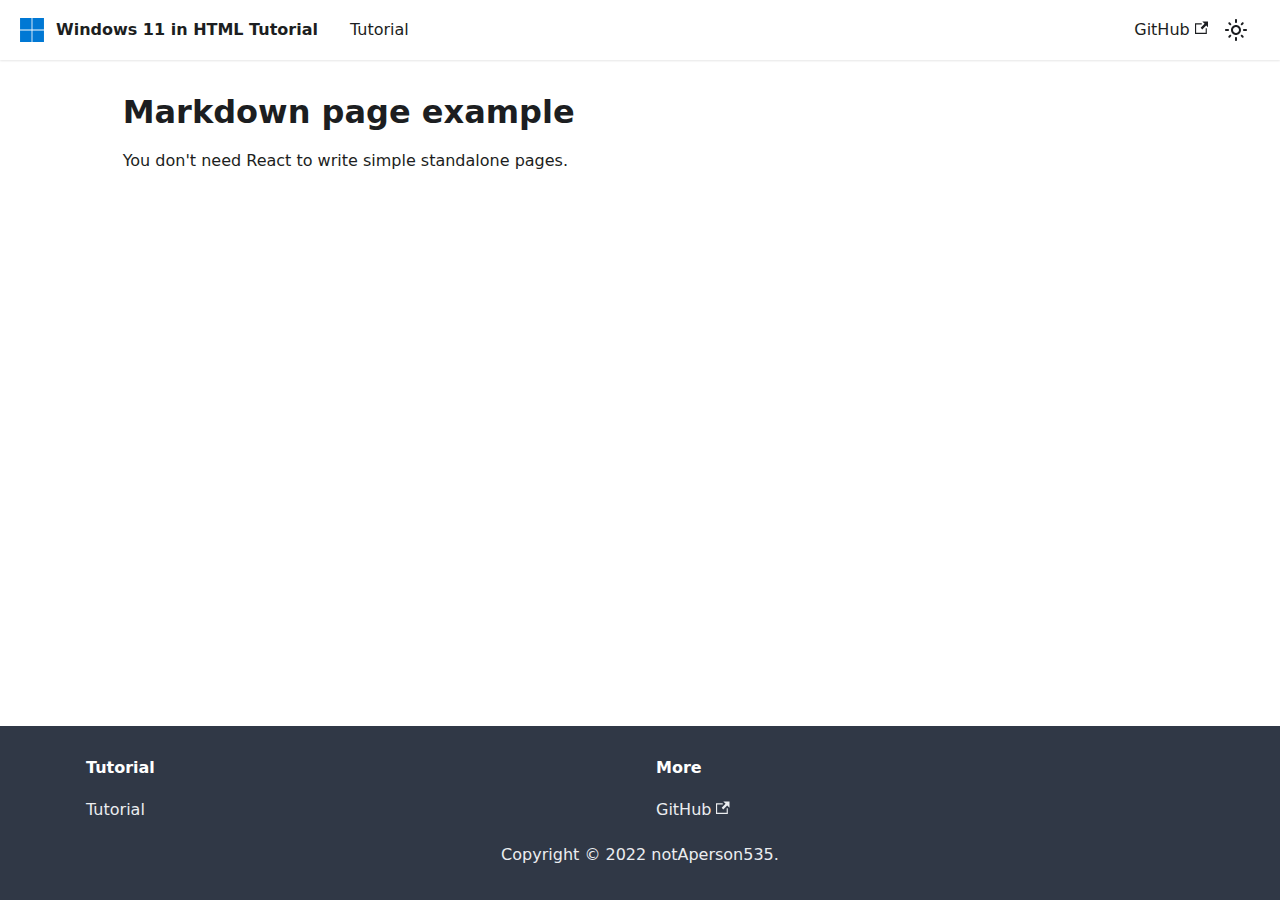
<file: markdown-page/index.html>
<!doctype html>
<html lang="en" dir="ltr" class="mdx-wrapper mdx-page plugin-pages plugin-id-default">
<head>
<meta charset="UTF-8">
<meta name="viewport" content="width=device-width,initial-scale=1">
<meta name="generator" content="Docusaurus v2.0.0-beta.20">
<title data-rh="true">Markdown page example | Windows 11 in HTML Tutorial</title><meta data-rh="true" name="twitter:card" content="summary_large_image"><meta data-rh="true" property="og:url" content="https://win11-tutorial.notaperson535.is-a.dev/markdown-page"><meta data-rh="true" name="docusaurus_locale" content="en"><meta data-rh="true" name="docusaurus_tag" content="default"><meta data-rh="true" name="docsearch:language" content="en"><meta data-rh="true" name="docsearch:docusaurus_tag" content="default"><meta data-rh="true" property="og:title" content="Markdown page example | Windows 11 in HTML Tutorial"><meta data-rh="true" name="description" content="You don&#x27;t need React to write simple standalone pages."><meta data-rh="true" property="og:description" content="You don&#x27;t need React to write simple standalone pages."><link data-rh="true" rel="icon" href="/img/favicon.ico"><link data-rh="true" rel="canonical" href="https://win11-tutorial.notaperson535.is-a.dev/markdown-page"><link data-rh="true" rel="alternate" href="https://win11-tutorial.notaperson535.is-a.dev/markdown-page" hreflang="en"><link data-rh="true" rel="alternate" href="https://win11-tutorial.notaperson535.is-a.dev/markdown-page" hreflang="x-default"><link rel="stylesheet" href="/assets/css/styles.ada9fead.css">
<link rel="preload" href="/assets/js/runtime~main.2d063b8e.js" as="script">
<link rel="preload" href="/assets/js/main.5af97f9f.js" as="script">
</head>
<body class="navigation-with-keyboard">
<script>!function(){function t(t){document.documentElement.setAttribute("data-theme",t)}var e=function(){var t=null;try{t=localStorage.getItem("theme")}catch(t){}return t}();t(null!==e?e:"light")}()</script><div id="__docusaurus">
<div role="region"><a href="#" class="skipToContent_ZgBM">Skip to main content</a></div><nav class="navbar navbar--fixed-top"><div class="navbar__inner"><div class="navbar__items"><button aria-label="Navigation bar toggle" class="navbar__toggle clean-btn" type="button" tabindex="0"><svg width="30" height="30" viewBox="0 0 30 30" aria-hidden="true"><path stroke="currentColor" stroke-linecap="round" stroke-miterlimit="10" stroke-width="2" d="M4 7h22M4 15h22M4 23h22"></path></svg></button><a class="navbar__brand" href="/"><div class="navbar__logo"><img src="/img/icon.svg" alt="Windows 11 in HTML Tutorial Logo" class="themedImage_W2Cr themedImage--light_TfLj"><img src="/img/icon.svg" alt="Windows 11 in HTML Tutorial Logo" class="themedImage_W2Cr themedImage--dark_oUvU"></div><b class="navbar__title text--truncate">Windows 11 in HTML Tutorial</b></a><a class="navbar__item navbar__link" href="/docs/basefiles">Tutorial</a></div><div class="navbar__items navbar__items--right"><a href="https://github.com/notAperson535/Win11-HTML-Tutorial" target="_blank" rel="noopener noreferrer" class="navbar__item navbar__link">GitHub<svg width="13.5" height="13.5" aria-hidden="true" viewBox="0 0 24 24" class="iconExternalLink_I5OW"><path fill="currentColor" d="M21 13v10h-21v-19h12v2h-10v15h17v-8h2zm3-12h-10.988l4.035 4-6.977 7.07 2.828 2.828 6.977-7.07 4.125 4.172v-11z"></path></svg></a><div class="toggle_S7eR colorModeToggle_vKtC"><button class="clean-btn toggleButton_rCf9 toggleButtonDisabled_Pu9x" type="button" disabled="" title="Switch between dark and light mode (currently light mode)" aria-label="Switch between dark and light mode (currently light mode)"><svg viewBox="0 0 24 24" width="24" height="24" class="lightToggleIcon_v35p"><path fill="currentColor" d="M12,9c1.65,0,3,1.35,3,3s-1.35,3-3,3s-3-1.35-3-3S10.35,9,12,9 M12,7c-2.76,0-5,2.24-5,5s2.24,5,5,5s5-2.24,5-5 S14.76,7,12,7L12,7z M2,13l2,0c0.55,0,1-0.45,1-1s-0.45-1-1-1l-2,0c-0.55,0-1,0.45-1,1S1.45,13,2,13z M20,13l2,0c0.55,0,1-0.45,1-1 s-0.45-1-1-1l-2,0c-0.55,0-1,0.45-1,1S19.45,13,20,13z M11,2v2c0,0.55,0.45,1,1,1s1-0.45,1-1V2c0-0.55-0.45-1-1-1S11,1.45,11,2z M11,20v2c0,0.55,0.45,1,1,1s1-0.45,1-1v-2c0-0.55-0.45-1-1-1C11.45,19,11,19.45,11,20z M5.99,4.58c-0.39-0.39-1.03-0.39-1.41,0 c-0.39,0.39-0.39,1.03,0,1.41l1.06,1.06c0.39,0.39,1.03,0.39,1.41,0s0.39-1.03,0-1.41L5.99,4.58z M18.36,16.95 c-0.39-0.39-1.03-0.39-1.41,0c-0.39,0.39-0.39,1.03,0,1.41l1.06,1.06c0.39,0.39,1.03,0.39,1.41,0c0.39-0.39,0.39-1.03,0-1.41 L18.36,16.95z M19.42,5.99c0.39-0.39,0.39-1.03,0-1.41c-0.39-0.39-1.03-0.39-1.41,0l-1.06,1.06c-0.39,0.39-0.39,1.03,0,1.41 s1.03,0.39,1.41,0L19.42,5.99z M7.05,18.36c0.39-0.39,0.39-1.03,0-1.41c-0.39-0.39-1.03-0.39-1.41,0l-1.06,1.06 c-0.39,0.39-0.39,1.03,0,1.41s1.03,0.39,1.41,0L7.05,18.36z"></path></svg><svg viewBox="0 0 24 24" width="24" height="24" class="darkToggleIcon_nQuB"><path fill="currentColor" d="M9.37,5.51C9.19,6.15,9.1,6.82,9.1,7.5c0,4.08,3.32,7.4,7.4,7.4c0.68,0,1.35-0.09,1.99-0.27C17.45,17.19,14.93,19,12,19 c-3.86,0-7-3.14-7-7C5,9.07,6.81,6.55,9.37,5.51z M12,3c-4.97,0-9,4.03-9,9s4.03,9,9,9s9-4.03,9-9c0-0.46-0.04-0.92-0.1-1.36 c-0.98,1.37-2.58,2.26-4.4,2.26c-2.98,0-5.4-2.42-5.4-5.4c0-1.81,0.89-3.42,2.26-4.4C12.92,3.04,12.46,3,12,3L12,3z"></path></svg></button></div><div class="searchBox_dLyj"></div></div></div><div role="presentation" class="navbar-sidebar__backdrop"></div></nav><div class="main-wrapper"><main class="container container--fluid margin-vert--lg"><div class="row mdxPageWrapper_zHyg"><div class="col col--8"><h1>Markdown page example</h1><p>You don&#x27;t need React to write simple standalone pages.</p></div><div class="col col--2"><div class="tableOfContents_cNA8 thin-scrollbar"></div></div></div></main></div><footer class="footer footer--dark"><div class="container container-fluid"><div class="row footer__links"><div class="col footer__col"><div class="footer__title">Tutorial</div><ul class="footer__items clean-list"><li class="footer__item"><a class="footer__link-item" href="/docs/basefiles">Tutorial</a></li></ul></div><div class="col footer__col"><div class="footer__title">More</div><ul class="footer__items clean-list"><li class="footer__item"><a href="https://github.com/notAperson535/Win11-HTML-Tutorial" target="_blank" rel="noopener noreferrer" class="footer__link-item">GitHub<svg width="13.5" height="13.5" aria-hidden="true" viewBox="0 0 24 24" class="iconExternalLink_I5OW"><path fill="currentColor" d="M21 13v10h-21v-19h12v2h-10v15h17v-8h2zm3-12h-10.988l4.035 4-6.977 7.07 2.828 2.828 6.977-7.07 4.125 4.172v-11z"></path></svg></a></li></ul></div></div><div class="footer__bottom text--center"><div class="footer__copyright">Copyright © 2022 notAperson535.</div></div></div></footer></div>
<script src="/assets/js/runtime~main.2d063b8e.js"></script>
<script src="/assets/js/main.5af97f9f.js"></script>
</body>
</html>
</file>
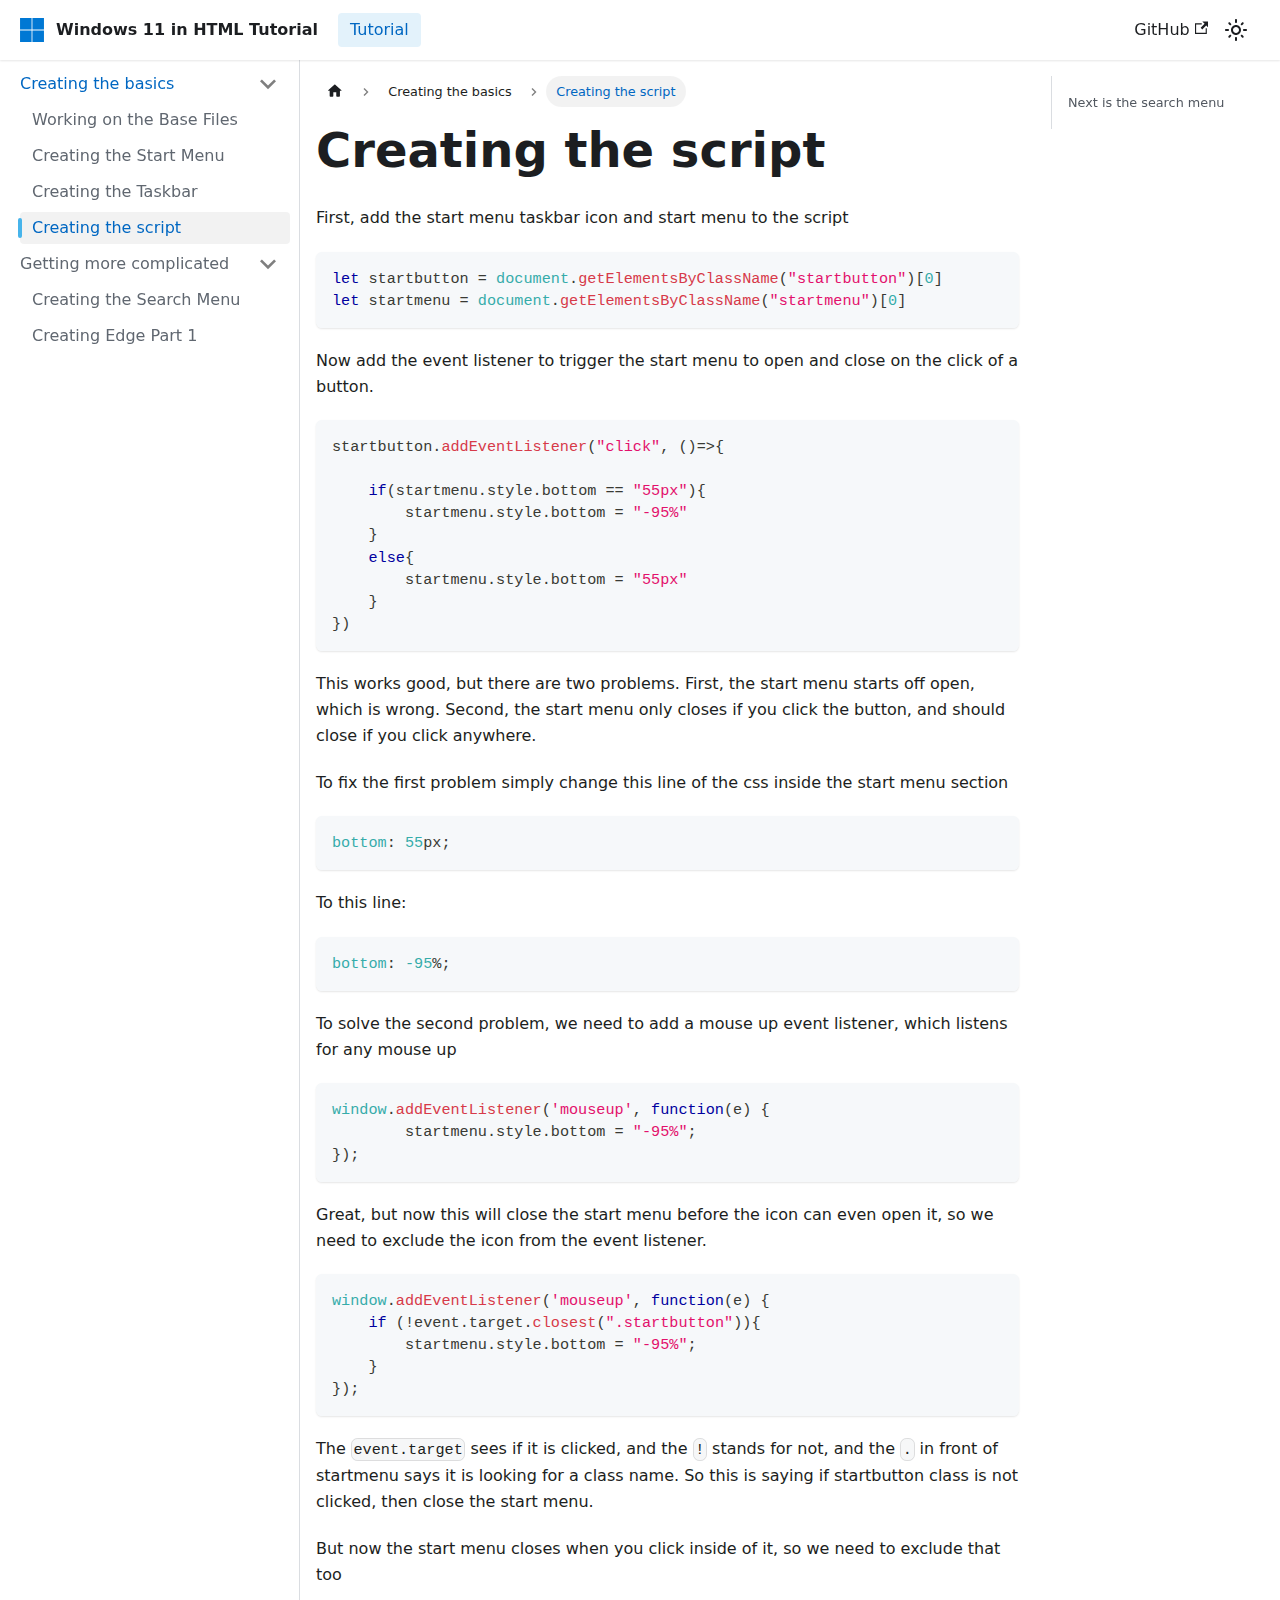
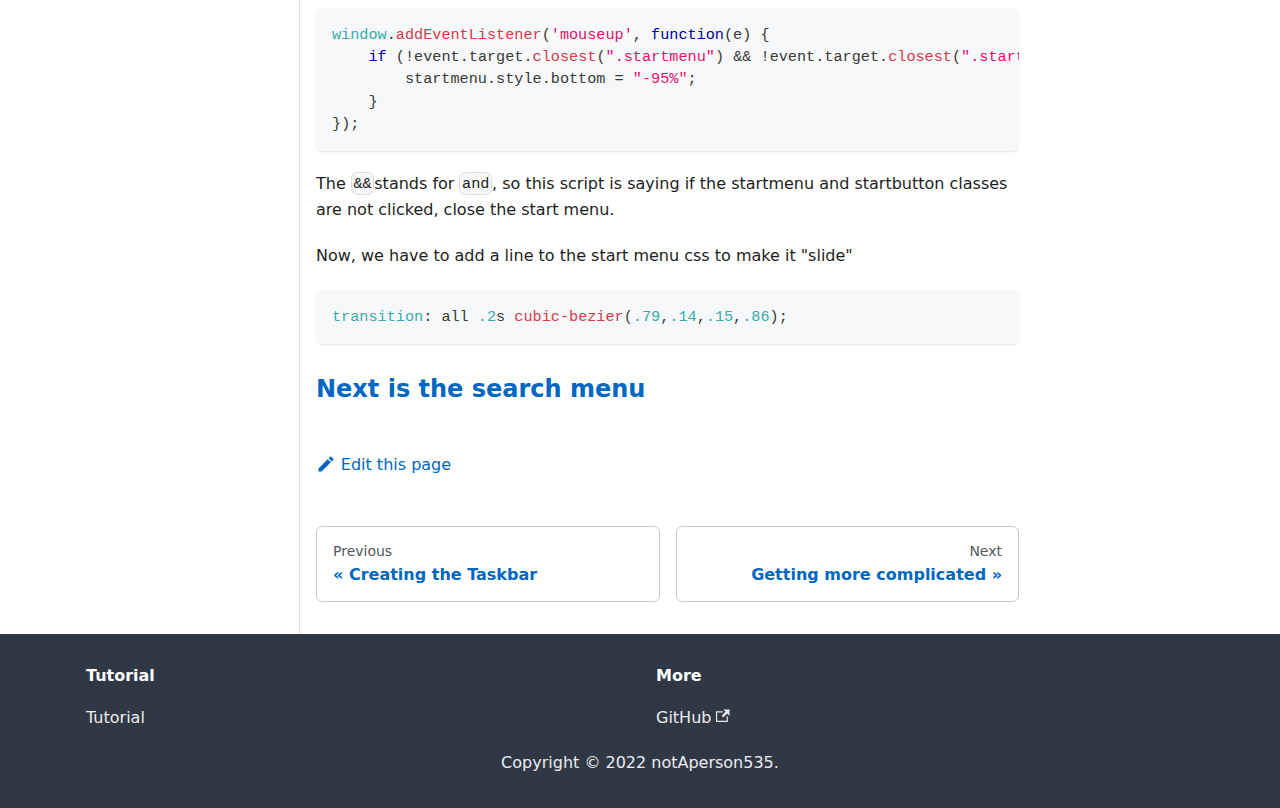
<file: docs/script/index.html>
<!doctype html>
<html lang="en" dir="ltr" class="docs-wrapper docs-doc-page docs-version-current plugin-docs plugin-id-default docs-doc-id-script">
<head>
<meta charset="UTF-8">
<meta name="viewport" content="width=device-width,initial-scale=1">
<meta name="generator" content="Docusaurus v2.0.0-beta.20">
<title data-rh="true">Creating the script | Windows 11 in HTML Tutorial</title><meta data-rh="true" name="twitter:card" content="summary_large_image"><meta data-rh="true" property="og:url" content="https://win11-tutorial.notaperson535.is-a.dev/docs/script"><meta data-rh="true" name="docusaurus_locale" content="en"><meta data-rh="true" name="docsearch:language" content="en"><meta data-rh="true" name="docusaurus_version" content="current"><meta data-rh="true" name="docusaurus_tag" content="docs-default-current"><meta data-rh="true" name="docsearch:version" content="current"><meta data-rh="true" name="docsearch:docusaurus_tag" content="docs-default-current"><meta data-rh="true" property="og:title" content="Creating the script | Windows 11 in HTML Tutorial"><meta data-rh="true" name="description" content="First, add the start menu taskbar icon and start menu to the script"><meta data-rh="true" property="og:description" content="First, add the start menu taskbar icon and start menu to the script"><link data-rh="true" rel="icon" href="/img/favicon.ico"><link data-rh="true" rel="canonical" href="https://win11-tutorial.notaperson535.is-a.dev/docs/script"><link data-rh="true" rel="alternate" href="https://win11-tutorial.notaperson535.is-a.dev/docs/script" hreflang="en"><link data-rh="true" rel="alternate" href="https://win11-tutorial.notaperson535.is-a.dev/docs/script" hreflang="x-default"><link rel="stylesheet" href="/assets/css/styles.ada9fead.css">
<link rel="preload" href="/assets/js/runtime~main.2d063b8e.js" as="script">
<link rel="preload" href="/assets/js/main.5af97f9f.js" as="script">
</head>
<body class="navigation-with-keyboard">
<script>!function(){function t(t){document.documentElement.setAttribute("data-theme",t)}var e=function(){var t=null;try{t=localStorage.getItem("theme")}catch(t){}return t}();t(null!==e?e:"light")}()</script><div id="__docusaurus">
<div role="region"><a href="#" class="skipToContent_ZgBM">Skip to main content</a></div><nav class="navbar navbar--fixed-top"><div class="navbar__inner"><div class="navbar__items"><button aria-label="Navigation bar toggle" class="navbar__toggle clean-btn" type="button" tabindex="0"><svg width="30" height="30" viewBox="0 0 30 30" aria-hidden="true"><path stroke="currentColor" stroke-linecap="round" stroke-miterlimit="10" stroke-width="2" d="M4 7h22M4 15h22M4 23h22"></path></svg></button><a class="navbar__brand" href="/"><div class="navbar__logo"><img src="/img/icon.svg" alt="Windows 11 in HTML Tutorial Logo" class="themedImage_W2Cr themedImage--light_TfLj"><img src="/img/icon.svg" alt="Windows 11 in HTML Tutorial Logo" class="themedImage_W2Cr themedImage--dark_oUvU"></div><b class="navbar__title text--truncate">Windows 11 in HTML Tutorial</b></a><a class="navbar__item navbar__link navbar__link--active" href="/docs/basefiles">Tutorial</a></div><div class="navbar__items navbar__items--right"><a href="https://github.com/notAperson535/Win11-HTML-Tutorial" target="_blank" rel="noopener noreferrer" class="navbar__item navbar__link">GitHub<svg width="13.5" height="13.5" aria-hidden="true" viewBox="0 0 24 24" class="iconExternalLink_I5OW"><path fill="currentColor" d="M21 13v10h-21v-19h12v2h-10v15h17v-8h2zm3-12h-10.988l4.035 4-6.977 7.07 2.828 2.828 6.977-7.07 4.125 4.172v-11z"></path></svg></a><div class="toggle_S7eR colorModeToggle_vKtC"><button class="clean-btn toggleButton_rCf9 toggleButtonDisabled_Pu9x" type="button" disabled="" title="Switch between dark and light mode (currently light mode)" aria-label="Switch between dark and light mode (currently light mode)"><svg viewBox="0 0 24 24" width="24" height="24" class="lightToggleIcon_v35p"><path fill="currentColor" d="M12,9c1.65,0,3,1.35,3,3s-1.35,3-3,3s-3-1.35-3-3S10.35,9,12,9 M12,7c-2.76,0-5,2.24-5,5s2.24,5,5,5s5-2.24,5-5 S14.76,7,12,7L12,7z M2,13l2,0c0.55,0,1-0.45,1-1s-0.45-1-1-1l-2,0c-0.55,0-1,0.45-1,1S1.45,13,2,13z M20,13l2,0c0.55,0,1-0.45,1-1 s-0.45-1-1-1l-2,0c-0.55,0-1,0.45-1,1S19.45,13,20,13z M11,2v2c0,0.55,0.45,1,1,1s1-0.45,1-1V2c0-0.55-0.45-1-1-1S11,1.45,11,2z M11,20v2c0,0.55,0.45,1,1,1s1-0.45,1-1v-2c0-0.55-0.45-1-1-1C11.45,19,11,19.45,11,20z M5.99,4.58c-0.39-0.39-1.03-0.39-1.41,0 c-0.39,0.39-0.39,1.03,0,1.41l1.06,1.06c0.39,0.39,1.03,0.39,1.41,0s0.39-1.03,0-1.41L5.99,4.58z M18.36,16.95 c-0.39-0.39-1.03-0.39-1.41,0c-0.39,0.39-0.39,1.03,0,1.41l1.06,1.06c0.39,0.39,1.03,0.39,1.41,0c0.39-0.39,0.39-1.03,0-1.41 L18.36,16.95z M19.42,5.99c0.39-0.39,0.39-1.03,0-1.41c-0.39-0.39-1.03-0.39-1.41,0l-1.06,1.06c-0.39,0.39-0.39,1.03,0,1.41 s1.03,0.39,1.41,0L19.42,5.99z M7.05,18.36c0.39-0.39,0.39-1.03,0-1.41c-0.39-0.39-1.03-0.39-1.41,0l-1.06,1.06 c-0.39,0.39-0.39,1.03,0,1.41s1.03,0.39,1.41,0L7.05,18.36z"></path></svg><svg viewBox="0 0 24 24" width="24" height="24" class="darkToggleIcon_nQuB"><path fill="currentColor" d="M9.37,5.51C9.19,6.15,9.1,6.82,9.1,7.5c0,4.08,3.32,7.4,7.4,7.4c0.68,0,1.35-0.09,1.99-0.27C17.45,17.19,14.93,19,12,19 c-3.86,0-7-3.14-7-7C5,9.07,6.81,6.55,9.37,5.51z M12,3c-4.97,0-9,4.03-9,9s4.03,9,9,9s9-4.03,9-9c0-0.46-0.04-0.92-0.1-1.36 c-0.98,1.37-2.58,2.26-4.4,2.26c-2.98,0-5.4-2.42-5.4-5.4c0-1.81,0.89-3.42,2.26-4.4C12.92,3.04,12.46,3,12,3L12,3z"></path></svg></button></div><div class="searchBox_dLyj"></div></div></div><div role="presentation" class="navbar-sidebar__backdrop"></div></nav><div class="main-wrapper docsWrapper_mKqt"><button aria-label="Scroll back to top" class="clean-btn theme-back-to-top-button backToTopButton_RiI4" type="button"></button><div class="docPage_ualW"><aside class="theme-doc-sidebar-container docSidebarContainer_UQUJ"><div class="sidebar_RiAD"><nav class="menu thin-scrollbar menu_izAj"><ul class="theme-doc-sidebar-menu menu__list"><li class="theme-doc-sidebar-item-category theme-doc-sidebar-item-category-level-1 menu__list-item"><div class="menu__list-item-collapsible"><a class="menu__link menu__link--sublist menu__link--active" aria-expanded="true" href="/docs/category/creating-the-basics">Creating the basics</a><button aria-label="Toggle the collapsible sidebar category &#x27;Creating the basics&#x27;" type="button" class="clean-btn menu__caret"></button></div><ul style="display:block;overflow:visible;height:auto" class="menu__list"><li class="theme-doc-sidebar-item-link theme-doc-sidebar-item-link-level-2 menu__list-item"><a class="menu__link" tabindex="0" href="/docs/basefiles">Working on the Base Files</a></li><li class="theme-doc-sidebar-item-link theme-doc-sidebar-item-link-level-2 menu__list-item"><a class="menu__link" tabindex="0" href="/docs/startmenu">Creating the Start Menu</a></li><li class="theme-doc-sidebar-item-link theme-doc-sidebar-item-link-level-2 menu__list-item"><a class="menu__link" tabindex="0" href="/docs/taskbar">Creating the Taskbar</a></li><li class="theme-doc-sidebar-item-link theme-doc-sidebar-item-link-level-2 menu__list-item"><a class="menu__link menu__link--active" aria-current="page" tabindex="0" href="/docs/script">Creating the script</a></li></ul></li><li class="theme-doc-sidebar-item-category theme-doc-sidebar-item-category-level-1 menu__list-item"><div class="menu__list-item-collapsible"><a class="menu__link menu__link--sublist" aria-expanded="true" href="/docs/category/getting-more-complicated">Getting more complicated</a><button aria-label="Toggle the collapsible sidebar category &#x27;Getting more complicated&#x27;" type="button" class="clean-btn menu__caret"></button></div><ul style="display:block;overflow:visible;height:auto" class="menu__list"><li class="theme-doc-sidebar-item-link theme-doc-sidebar-item-link-level-2 menu__list-item"><a class="menu__link" tabindex="0" href="/docs/searchmenu">Creating the Search Menu</a></li><li class="theme-doc-sidebar-item-link theme-doc-sidebar-item-link-level-2 menu__list-item"><a class="menu__link" tabindex="0" href="/docs/edgepart1">Creating Edge Part 1</a></li></ul></li></ul></nav></div></aside><main class="docMainContainer_uL0j"><div class="container padding-top--md padding-bottom--lg"><div class="row"><div class="col docItemCol_DM6M"><div class="docItemContainer_vinB"><article><nav class="theme-doc-breadcrumbs breadcrumbsContainer_Xlws" aria-label="Breadcrumbs"><ul class="breadcrumbs" itemscope="" itemtype="https://schema.org/BreadcrumbList"><li class="breadcrumbs__item"><a aria-label="Home page" class="breadcrumbs__link" href="/"><svg viewBox="0 0 24 24" class="breadcrumbHomeIcon_kU5B"><path d="M10 19v-5h4v5c0 .55.45 1 1 1h3c.55 0 1-.45 1-1v-7h1.7c.46 0 .68-.57.33-.87L12.67 3.6c-.38-.34-.96-.34-1.34 0l-8.36 7.53c-.34.3-.13.87.33.87H5v7c0 .55.45 1 1 1h3c.55 0 1-.45 1-1z" fill="currentColor"></path></svg></a></li><li itemscope="" itemprop="itemListElement" itemtype="https://schema.org/ListItem" class="breadcrumbs__item"><a class="breadcrumbs__link" itemprop="item" href="/docs/category/creating-the-basics"><span itemprop="name">Creating the basics</span></a><meta itemprop="position" content="1"></li><li itemscope="" itemprop="itemListElement" itemtype="https://schema.org/ListItem" class="breadcrumbs__item breadcrumbs__item--active"><span class="breadcrumbs__link" itemprop="name">Creating the script</span><meta itemprop="position" content="2"></li></ul></nav><div class="tocCollapsible_bZGK theme-doc-toc-mobile tocMobile_TmEX"><button type="button" class="clean-btn tocCollapsibleButton_l22C">On this page</button></div><div class="theme-doc-markdown markdown"><header><h1>Creating the script</h1></header><p>First, add the start menu taskbar icon and start menu to the script</p><div class="language-js codeBlockContainer_MPoW theme-code-block" style="--prism-color:#393A34;--prism-background-color:#f6f8fa"><div class="codeBlockContent_B9tL"><pre tabindex="0" class="prism-code language-js codeBlock__0OG thin-scrollbar"><code class="codeBlockLines_gEuF"><span class="token-line" style="color:#393A34"><span class="token keyword" style="color:#00009f">let</span><span class="token plain"> startbutton </span><span class="token operator" style="color:#393A34">=</span><span class="token plain"> </span><span class="token dom variable" style="color:#36acaa">document</span><span class="token punctuation" style="color:#393A34">.</span><span class="token method function property-access" style="color:#d73a49">getElementsByClassName</span><span class="token punctuation" style="color:#393A34">(</span><span class="token string" style="color:#e3116c">&quot;startbutton&quot;</span><span class="token punctuation" style="color:#393A34">)</span><span class="token punctuation" style="color:#393A34">[</span><span class="token number" style="color:#36acaa">0</span><span class="token punctuation" style="color:#393A34">]</span><span class="token plain"></span><br></span><span class="token-line" style="color:#393A34"><span class="token plain"></span><span class="token keyword" style="color:#00009f">let</span><span class="token plain"> startmenu </span><span class="token operator" style="color:#393A34">=</span><span class="token plain"> </span><span class="token dom variable" style="color:#36acaa">document</span><span class="token punctuation" style="color:#393A34">.</span><span class="token method function property-access" style="color:#d73a49">getElementsByClassName</span><span class="token punctuation" style="color:#393A34">(</span><span class="token string" style="color:#e3116c">&quot;startmenu&quot;</span><span class="token punctuation" style="color:#393A34">)</span><span class="token punctuation" style="color:#393A34">[</span><span class="token number" style="color:#36acaa">0</span><span class="token punctuation" style="color:#393A34">]</span><br></span></code></pre><div class="buttonGroup_hRr1"><button type="button" aria-label="Copy code to clipboard" title="Copy" class="clean-btn"><span class="copyButtonIcons_W9eQ" aria-hidden="true"><svg class="copyButtonIcon_XEyF" viewBox="0 0 24 24"><path d="M19,21H8V7H19M19,5H8A2,2 0 0,0 6,7V21A2,2 0 0,0 8,23H19A2,2 0 0,0 21,21V7A2,2 0 0,0 19,5M16,1H4A2,2 0 0,0 2,3V17H4V3H16V1Z"></path></svg><svg class="copyButtonSuccessIcon_i9w9" viewBox="0 0 24 24"><path d="M21,7L9,19L3.5,13.5L4.91,12.09L9,16.17L19.59,5.59L21,7Z"></path></svg></span></button></div></div></div><p>Now add the event listener to trigger the start menu to open and close on the click of a button.</p><div class="language-js codeBlockContainer_MPoW theme-code-block" style="--prism-color:#393A34;--prism-background-color:#f6f8fa"><div class="codeBlockContent_B9tL"><pre tabindex="0" class="prism-code language-js codeBlock__0OG thin-scrollbar"><code class="codeBlockLines_gEuF"><span class="token-line" style="color:#393A34"><span class="token plain">startbutton</span><span class="token punctuation" style="color:#393A34">.</span><span class="token method function property-access" style="color:#d73a49">addEventListener</span><span class="token punctuation" style="color:#393A34">(</span><span class="token string" style="color:#e3116c">&quot;click&quot;</span><span class="token punctuation" style="color:#393A34">,</span><span class="token plain"> </span><span class="token punctuation" style="color:#393A34">(</span><span class="token punctuation" style="color:#393A34">)</span><span class="token arrow operator" style="color:#393A34">=&gt;</span><span class="token punctuation" style="color:#393A34">{</span><span class="token plain"></span><br></span><span class="token-line" style="color:#393A34"><span class="token plain" style="display:inline-block"></span><br></span><span class="token-line" style="color:#393A34"><span class="token plain">    </span><span class="token keyword control-flow" style="color:#00009f">if</span><span class="token punctuation" style="color:#393A34">(</span><span class="token plain">startmenu</span><span class="token punctuation" style="color:#393A34">.</span><span class="token property-access">style</span><span class="token punctuation" style="color:#393A34">.</span><span class="token property-access">bottom</span><span class="token plain"> </span><span class="token operator" style="color:#393A34">==</span><span class="token plain"> </span><span class="token string" style="color:#e3116c">&quot;55px&quot;</span><span class="token punctuation" style="color:#393A34">)</span><span class="token punctuation" style="color:#393A34">{</span><span class="token plain"></span><br></span><span class="token-line" style="color:#393A34"><span class="token plain">        startmenu</span><span class="token punctuation" style="color:#393A34">.</span><span class="token property-access">style</span><span class="token punctuation" style="color:#393A34">.</span><span class="token property-access">bottom</span><span class="token plain"> </span><span class="token operator" style="color:#393A34">=</span><span class="token plain"> </span><span class="token string" style="color:#e3116c">&quot;-95%&quot;</span><span class="token plain"></span><br></span><span class="token-line" style="color:#393A34"><span class="token plain">    </span><span class="token punctuation" style="color:#393A34">}</span><span class="token plain"></span><br></span><span class="token-line" style="color:#393A34"><span class="token plain">    </span><span class="token keyword control-flow" style="color:#00009f">else</span><span class="token punctuation" style="color:#393A34">{</span><span class="token plain"></span><br></span><span class="token-line" style="color:#393A34"><span class="token plain">        startmenu</span><span class="token punctuation" style="color:#393A34">.</span><span class="token property-access">style</span><span class="token punctuation" style="color:#393A34">.</span><span class="token property-access">bottom</span><span class="token plain"> </span><span class="token operator" style="color:#393A34">=</span><span class="token plain"> </span><span class="token string" style="color:#e3116c">&quot;55px&quot;</span><span class="token plain"></span><br></span><span class="token-line" style="color:#393A34"><span class="token plain">    </span><span class="token punctuation" style="color:#393A34">}</span><span class="token plain"></span><br></span><span class="token-line" style="color:#393A34"><span class="token plain"></span><span class="token punctuation" style="color:#393A34">}</span><span class="token punctuation" style="color:#393A34">)</span><br></span></code></pre><div class="buttonGroup_hRr1"><button type="button" aria-label="Copy code to clipboard" title="Copy" class="clean-btn"><span class="copyButtonIcons_W9eQ" aria-hidden="true"><svg class="copyButtonIcon_XEyF" viewBox="0 0 24 24"><path d="M19,21H8V7H19M19,5H8A2,2 0 0,0 6,7V21A2,2 0 0,0 8,23H19A2,2 0 0,0 21,21V7A2,2 0 0,0 19,5M16,1H4A2,2 0 0,0 2,3V17H4V3H16V1Z"></path></svg><svg class="copyButtonSuccessIcon_i9w9" viewBox="0 0 24 24"><path d="M21,7L9,19L3.5,13.5L4.91,12.09L9,16.17L19.59,5.59L21,7Z"></path></svg></span></button></div></div></div><p>This works good, but there are two problems. First, the start menu starts off open, which is wrong. Second, the start menu only closes if you click the button, and should close if you click anywhere.</p><p>To fix the first problem simply change this line of the css inside the start menu section</p><div class="language-css codeBlockContainer_MPoW theme-code-block" style="--prism-color:#393A34;--prism-background-color:#f6f8fa"><div class="codeBlockContent_B9tL"><pre tabindex="0" class="prism-code language-css codeBlock__0OG thin-scrollbar"><code class="codeBlockLines_gEuF"><span class="token-line" style="color:#393A34"><span class="token property" style="color:#36acaa">bottom</span><span class="token punctuation" style="color:#393A34">:</span><span class="token plain"> </span><span class="token number" style="color:#36acaa">55</span><span class="token unit">px</span><span class="token punctuation" style="color:#393A34">;</span><br></span></code></pre><div class="buttonGroup_hRr1"><button type="button" aria-label="Copy code to clipboard" title="Copy" class="clean-btn"><span class="copyButtonIcons_W9eQ" aria-hidden="true"><svg class="copyButtonIcon_XEyF" viewBox="0 0 24 24"><path d="M19,21H8V7H19M19,5H8A2,2 0 0,0 6,7V21A2,2 0 0,0 8,23H19A2,2 0 0,0 21,21V7A2,2 0 0,0 19,5M16,1H4A2,2 0 0,0 2,3V17H4V3H16V1Z"></path></svg><svg class="copyButtonSuccessIcon_i9w9" viewBox="0 0 24 24"><path d="M21,7L9,19L3.5,13.5L4.91,12.09L9,16.17L19.59,5.59L21,7Z"></path></svg></span></button></div></div></div><p>To this line:</p><div class="language-css codeBlockContainer_MPoW theme-code-block" style="--prism-color:#393A34;--prism-background-color:#f6f8fa"><div class="codeBlockContent_B9tL"><pre tabindex="0" class="prism-code language-css codeBlock__0OG thin-scrollbar"><code class="codeBlockLines_gEuF"><span class="token-line" style="color:#393A34"><span class="token property" style="color:#36acaa">bottom</span><span class="token punctuation" style="color:#393A34">:</span><span class="token plain"> </span><span class="token number" style="color:#36acaa">-95</span><span class="token unit">%</span><span class="token punctuation" style="color:#393A34">;</span><br></span></code></pre><div class="buttonGroup_hRr1"><button type="button" aria-label="Copy code to clipboard" title="Copy" class="clean-btn"><span class="copyButtonIcons_W9eQ" aria-hidden="true"><svg class="copyButtonIcon_XEyF" viewBox="0 0 24 24"><path d="M19,21H8V7H19M19,5H8A2,2 0 0,0 6,7V21A2,2 0 0,0 8,23H19A2,2 0 0,0 21,21V7A2,2 0 0,0 19,5M16,1H4A2,2 0 0,0 2,3V17H4V3H16V1Z"></path></svg><svg class="copyButtonSuccessIcon_i9w9" viewBox="0 0 24 24"><path d="M21,7L9,19L3.5,13.5L4.91,12.09L9,16.17L19.59,5.59L21,7Z"></path></svg></span></button></div></div></div><p>To solve the second problem, we need to add a mouse up event listener, which listens for any mouse up</p><div class="language-js codeBlockContainer_MPoW theme-code-block" style="--prism-color:#393A34;--prism-background-color:#f6f8fa"><div class="codeBlockContent_B9tL"><pre tabindex="0" class="prism-code language-js codeBlock__0OG thin-scrollbar"><code class="codeBlockLines_gEuF"><span class="token-line" style="color:#393A34"><span class="token dom variable" style="color:#36acaa">window</span><span class="token punctuation" style="color:#393A34">.</span><span class="token method function property-access" style="color:#d73a49">addEventListener</span><span class="token punctuation" style="color:#393A34">(</span><span class="token string" style="color:#e3116c">&#x27;mouseup&#x27;</span><span class="token punctuation" style="color:#393A34">,</span><span class="token plain"> </span><span class="token keyword" style="color:#00009f">function</span><span class="token punctuation" style="color:#393A34">(</span><span class="token parameter">e</span><span class="token punctuation" style="color:#393A34">)</span><span class="token plain"> </span><span class="token punctuation" style="color:#393A34">{</span><span class="token plain"></span><br></span><span class="token-line" style="color:#393A34"><span class="token plain">        startmenu</span><span class="token punctuation" style="color:#393A34">.</span><span class="token property-access">style</span><span class="token punctuation" style="color:#393A34">.</span><span class="token property-access">bottom</span><span class="token plain"> </span><span class="token operator" style="color:#393A34">=</span><span class="token plain"> </span><span class="token string" style="color:#e3116c">&quot;-95%&quot;</span><span class="token punctuation" style="color:#393A34">;</span><span class="token plain"></span><br></span><span class="token-line" style="color:#393A34"><span class="token plain"></span><span class="token punctuation" style="color:#393A34">}</span><span class="token punctuation" style="color:#393A34">)</span><span class="token punctuation" style="color:#393A34">;</span><br></span></code></pre><div class="buttonGroup_hRr1"><button type="button" aria-label="Copy code to clipboard" title="Copy" class="clean-btn"><span class="copyButtonIcons_W9eQ" aria-hidden="true"><svg class="copyButtonIcon_XEyF" viewBox="0 0 24 24"><path d="M19,21H8V7H19M19,5H8A2,2 0 0,0 6,7V21A2,2 0 0,0 8,23H19A2,2 0 0,0 21,21V7A2,2 0 0,0 19,5M16,1H4A2,2 0 0,0 2,3V17H4V3H16V1Z"></path></svg><svg class="copyButtonSuccessIcon_i9w9" viewBox="0 0 24 24"><path d="M21,7L9,19L3.5,13.5L4.91,12.09L9,16.17L19.59,5.59L21,7Z"></path></svg></span></button></div></div></div><p>Great, but now this will close the start menu before the icon can even open it, so we need to exclude the icon from the event listener.</p><div class="language-js codeBlockContainer_MPoW theme-code-block" style="--prism-color:#393A34;--prism-background-color:#f6f8fa"><div class="codeBlockContent_B9tL"><pre tabindex="0" class="prism-code language-js codeBlock__0OG thin-scrollbar"><code class="codeBlockLines_gEuF"><span class="token-line" style="color:#393A34"><span class="token dom variable" style="color:#36acaa">window</span><span class="token punctuation" style="color:#393A34">.</span><span class="token method function property-access" style="color:#d73a49">addEventListener</span><span class="token punctuation" style="color:#393A34">(</span><span class="token string" style="color:#e3116c">&#x27;mouseup&#x27;</span><span class="token punctuation" style="color:#393A34">,</span><span class="token plain"> </span><span class="token keyword" style="color:#00009f">function</span><span class="token punctuation" style="color:#393A34">(</span><span class="token parameter">e</span><span class="token punctuation" style="color:#393A34">)</span><span class="token plain"> </span><span class="token punctuation" style="color:#393A34">{</span><span class="token plain"></span><br></span><span class="token-line" style="color:#393A34"><span class="token plain">    </span><span class="token keyword control-flow" style="color:#00009f">if</span><span class="token plain"> </span><span class="token punctuation" style="color:#393A34">(</span><span class="token operator" style="color:#393A34">!</span><span class="token plain">event</span><span class="token punctuation" style="color:#393A34">.</span><span class="token property-access">target</span><span class="token punctuation" style="color:#393A34">.</span><span class="token method function property-access" style="color:#d73a49">closest</span><span class="token punctuation" style="color:#393A34">(</span><span class="token string" style="color:#e3116c">&quot;.startbutton&quot;</span><span class="token punctuation" style="color:#393A34">)</span><span class="token punctuation" style="color:#393A34">)</span><span class="token punctuation" style="color:#393A34">{</span><span class="token plain"></span><br></span><span class="token-line" style="color:#393A34"><span class="token plain">        startmenu</span><span class="token punctuation" style="color:#393A34">.</span><span class="token property-access">style</span><span class="token punctuation" style="color:#393A34">.</span><span class="token property-access">bottom</span><span class="token plain"> </span><span class="token operator" style="color:#393A34">=</span><span class="token plain"> </span><span class="token string" style="color:#e3116c">&quot;-95%&quot;</span><span class="token punctuation" style="color:#393A34">;</span><span class="token plain"></span><br></span><span class="token-line" style="color:#393A34"><span class="token plain">    </span><span class="token punctuation" style="color:#393A34">}</span><span class="token plain"></span><br></span><span class="token-line" style="color:#393A34"><span class="token plain"></span><span class="token punctuation" style="color:#393A34">}</span><span class="token punctuation" style="color:#393A34">)</span><span class="token punctuation" style="color:#393A34">;</span><br></span></code></pre><div class="buttonGroup_hRr1"><button type="button" aria-label="Copy code to clipboard" title="Copy" class="clean-btn"><span class="copyButtonIcons_W9eQ" aria-hidden="true"><svg class="copyButtonIcon_XEyF" viewBox="0 0 24 24"><path d="M19,21H8V7H19M19,5H8A2,2 0 0,0 6,7V21A2,2 0 0,0 8,23H19A2,2 0 0,0 21,21V7A2,2 0 0,0 19,5M16,1H4A2,2 0 0,0 2,3V17H4V3H16V1Z"></path></svg><svg class="copyButtonSuccessIcon_i9w9" viewBox="0 0 24 24"><path d="M21,7L9,19L3.5,13.5L4.91,12.09L9,16.17L19.59,5.59L21,7Z"></path></svg></span></button></div></div></div><p>The <code>event.target</code> sees if it is clicked, and the <code>!</code> stands for not, and the <code>.</code> in front of startmenu says it is looking for a class name.
So this is saying if startbutton class is not clicked, then close the start menu.</p><p>But now the start menu closes when you click inside of it, so we need to exclude that too</p><div class="language-js codeBlockContainer_MPoW theme-code-block" style="--prism-color:#393A34;--prism-background-color:#f6f8fa"><div class="codeBlockContent_B9tL"><pre tabindex="0" class="prism-code language-js codeBlock__0OG thin-scrollbar"><code class="codeBlockLines_gEuF"><span class="token-line" style="color:#393A34"><span class="token dom variable" style="color:#36acaa">window</span><span class="token punctuation" style="color:#393A34">.</span><span class="token method function property-access" style="color:#d73a49">addEventListener</span><span class="token punctuation" style="color:#393A34">(</span><span class="token string" style="color:#e3116c">&#x27;mouseup&#x27;</span><span class="token punctuation" style="color:#393A34">,</span><span class="token plain"> </span><span class="token keyword" style="color:#00009f">function</span><span class="token punctuation" style="color:#393A34">(</span><span class="token parameter">e</span><span class="token punctuation" style="color:#393A34">)</span><span class="token plain"> </span><span class="token punctuation" style="color:#393A34">{</span><span class="token plain"></span><br></span><span class="token-line" style="color:#393A34"><span class="token plain">    </span><span class="token keyword control-flow" style="color:#00009f">if</span><span class="token plain"> </span><span class="token punctuation" style="color:#393A34">(</span><span class="token operator" style="color:#393A34">!</span><span class="token plain">event</span><span class="token punctuation" style="color:#393A34">.</span><span class="token property-access">target</span><span class="token punctuation" style="color:#393A34">.</span><span class="token method function property-access" style="color:#d73a49">closest</span><span class="token punctuation" style="color:#393A34">(</span><span class="token string" style="color:#e3116c">&quot;.startmenu&quot;</span><span class="token punctuation" style="color:#393A34">)</span><span class="token plain"> </span><span class="token operator" style="color:#393A34">&amp;&amp;</span><span class="token plain"> </span><span class="token operator" style="color:#393A34">!</span><span class="token plain">event</span><span class="token punctuation" style="color:#393A34">.</span><span class="token property-access">target</span><span class="token punctuation" style="color:#393A34">.</span><span class="token method function property-access" style="color:#d73a49">closest</span><span class="token punctuation" style="color:#393A34">(</span><span class="token string" style="color:#e3116c">&quot;.startbutton&quot;</span><span class="token punctuation" style="color:#393A34">)</span><span class="token punctuation" style="color:#393A34">)</span><span class="token punctuation" style="color:#393A34">{</span><span class="token plain"></span><br></span><span class="token-line" style="color:#393A34"><span class="token plain">        startmenu</span><span class="token punctuation" style="color:#393A34">.</span><span class="token property-access">style</span><span class="token punctuation" style="color:#393A34">.</span><span class="token property-access">bottom</span><span class="token plain"> </span><span class="token operator" style="color:#393A34">=</span><span class="token plain"> </span><span class="token string" style="color:#e3116c">&quot;-95%&quot;</span><span class="token punctuation" style="color:#393A34">;</span><span class="token plain"></span><br></span><span class="token-line" style="color:#393A34"><span class="token plain">    </span><span class="token punctuation" style="color:#393A34">}</span><span class="token plain"></span><br></span><span class="token-line" style="color:#393A34"><span class="token plain"></span><span class="token punctuation" style="color:#393A34">}</span><span class="token punctuation" style="color:#393A34">)</span><span class="token punctuation" style="color:#393A34">;</span><br></span></code></pre><div class="buttonGroup_hRr1"><button type="button" aria-label="Copy code to clipboard" title="Copy" class="clean-btn"><span class="copyButtonIcons_W9eQ" aria-hidden="true"><svg class="copyButtonIcon_XEyF" viewBox="0 0 24 24"><path d="M19,21H8V7H19M19,5H8A2,2 0 0,0 6,7V21A2,2 0 0,0 8,23H19A2,2 0 0,0 21,21V7A2,2 0 0,0 19,5M16,1H4A2,2 0 0,0 2,3V17H4V3H16V1Z"></path></svg><svg class="copyButtonSuccessIcon_i9w9" viewBox="0 0 24 24"><path d="M21,7L9,19L3.5,13.5L4.91,12.09L9,16.17L19.59,5.59L21,7Z"></path></svg></span></button></div></div></div><p>The <code>&amp;&amp;</code>stands for <code>and</code>, so this script is saying if the startmenu and startbutton classes are not clicked, close the start menu.</p><p>Now, we have to add a line to the start menu css to make it &quot;slide&quot;</p><div class="language-css codeBlockContainer_MPoW theme-code-block" style="--prism-color:#393A34;--prism-background-color:#f6f8fa"><div class="codeBlockContent_B9tL"><pre tabindex="0" class="prism-code language-css codeBlock__0OG thin-scrollbar"><code class="codeBlockLines_gEuF"><span class="token-line" style="color:#393A34"><span class="token property" style="color:#36acaa">transition</span><span class="token punctuation" style="color:#393A34">:</span><span class="token plain"> all </span><span class="token number" style="color:#36acaa">.2</span><span class="token unit">s</span><span class="token plain"> </span><span class="token function" style="color:#d73a49">cubic-bezier</span><span class="token punctuation" style="color:#393A34">(</span><span class="token number" style="color:#36acaa">.79</span><span class="token punctuation" style="color:#393A34">,</span><span class="token number" style="color:#36acaa">.14</span><span class="token punctuation" style="color:#393A34">,</span><span class="token number" style="color:#36acaa">.15</span><span class="token punctuation" style="color:#393A34">,</span><span class="token number" style="color:#36acaa">.86</span><span class="token punctuation" style="color:#393A34">)</span><span class="token punctuation" style="color:#393A34">;</span><br></span></code></pre><div class="buttonGroup_hRr1"><button type="button" aria-label="Copy code to clipboard" title="Copy" class="clean-btn"><span class="copyButtonIcons_W9eQ" aria-hidden="true"><svg class="copyButtonIcon_XEyF" viewBox="0 0 24 24"><path d="M19,21H8V7H19M19,5H8A2,2 0 0,0 6,7V21A2,2 0 0,0 8,23H19A2,2 0 0,0 21,21V7A2,2 0 0,0 19,5M16,1H4A2,2 0 0,0 2,3V17H4V3H16V1Z"></path></svg><svg class="copyButtonSuccessIcon_i9w9" viewBox="0 0 24 24"><path d="M21,7L9,19L3.5,13.5L4.91,12.09L9,16.17L19.59,5.59L21,7Z"></path></svg></span></button></div></div></div><h3 class="anchor anchorWithStickyNavbar_mojV" id="next-is-the-search-menu"><a href="/docs/searchmenu">Next is the search menu</a><a class="hash-link" href="#next-is-the-search-menu" title="Direct link to heading">​</a></h3></div><footer class="theme-doc-footer docusaurus-mt-lg"><div class="theme-doc-footer-edit-meta-row row"><div class="col"><a href="https://github.com/notAperson535/Win11-HTML-Tutorial/tree/website/docs/script.md" target="_blank" rel="noreferrer noopener" class="theme-edit-this-page"><svg fill="currentColor" height="20" width="20" viewBox="0 0 40 40" class="iconEdit_dcUD" aria-hidden="true"><g><path d="m34.5 11.7l-3 3.1-6.3-6.3 3.1-3q0.5-0.5 1.2-0.5t1.1 0.5l3.9 3.9q0.5 0.4 0.5 1.1t-0.5 1.2z m-29.5 17.1l18.4-18.5 6.3 6.3-18.4 18.4h-6.3v-6.2z"></path></g></svg>Edit this page</a></div><div class="col lastUpdated_foO9"></div></div></footer></article><nav class="pagination-nav docusaurus-mt-lg" aria-label="Docs pages navigation"><a class="pagination-nav__link pagination-nav__link--prev" href="/docs/taskbar"><div class="pagination-nav__sublabel">Previous</div><div class="pagination-nav__label">Creating the Taskbar</div></a><a class="pagination-nav__link pagination-nav__link--next" href="/docs/category/getting-more-complicated"><div class="pagination-nav__sublabel">Next</div><div class="pagination-nav__label">Getting more complicated</div></a></nav></div></div><div class="col col--3"><div class="tableOfContents_cNA8 thin-scrollbar theme-doc-toc-desktop"><ul class="table-of-contents table-of-contents__left-border"><li><a href="#next-is-the-search-menu" class="table-of-contents__link toc-highlight">Next is the search menu</a></li></ul></div></div></div></div></main></div></div><footer class="footer footer--dark"><div class="container container-fluid"><div class="row footer__links"><div class="col footer__col"><div class="footer__title">Tutorial</div><ul class="footer__items clean-list"><li class="footer__item"><a class="footer__link-item" href="/docs/basefiles">Tutorial</a></li></ul></div><div class="col footer__col"><div class="footer__title">More</div><ul class="footer__items clean-list"><li class="footer__item"><a href="https://github.com/notAperson535/Win11-HTML-Tutorial" target="_blank" rel="noopener noreferrer" class="footer__link-item">GitHub<svg width="13.5" height="13.5" aria-hidden="true" viewBox="0 0 24 24" class="iconExternalLink_I5OW"><path fill="currentColor" d="M21 13v10h-21v-19h12v2h-10v15h17v-8h2zm3-12h-10.988l4.035 4-6.977 7.07 2.828 2.828 6.977-7.07 4.125 4.172v-11z"></path></svg></a></li></ul></div></div><div class="footer__bottom text--center"><div class="footer__copyright">Copyright © 2022 notAperson535.</div></div></div></footer></div>
<script src="/assets/js/runtime~main.2d063b8e.js"></script>
<script src="/assets/js/main.5af97f9f.js"></script>
</body>
</html>
</file>
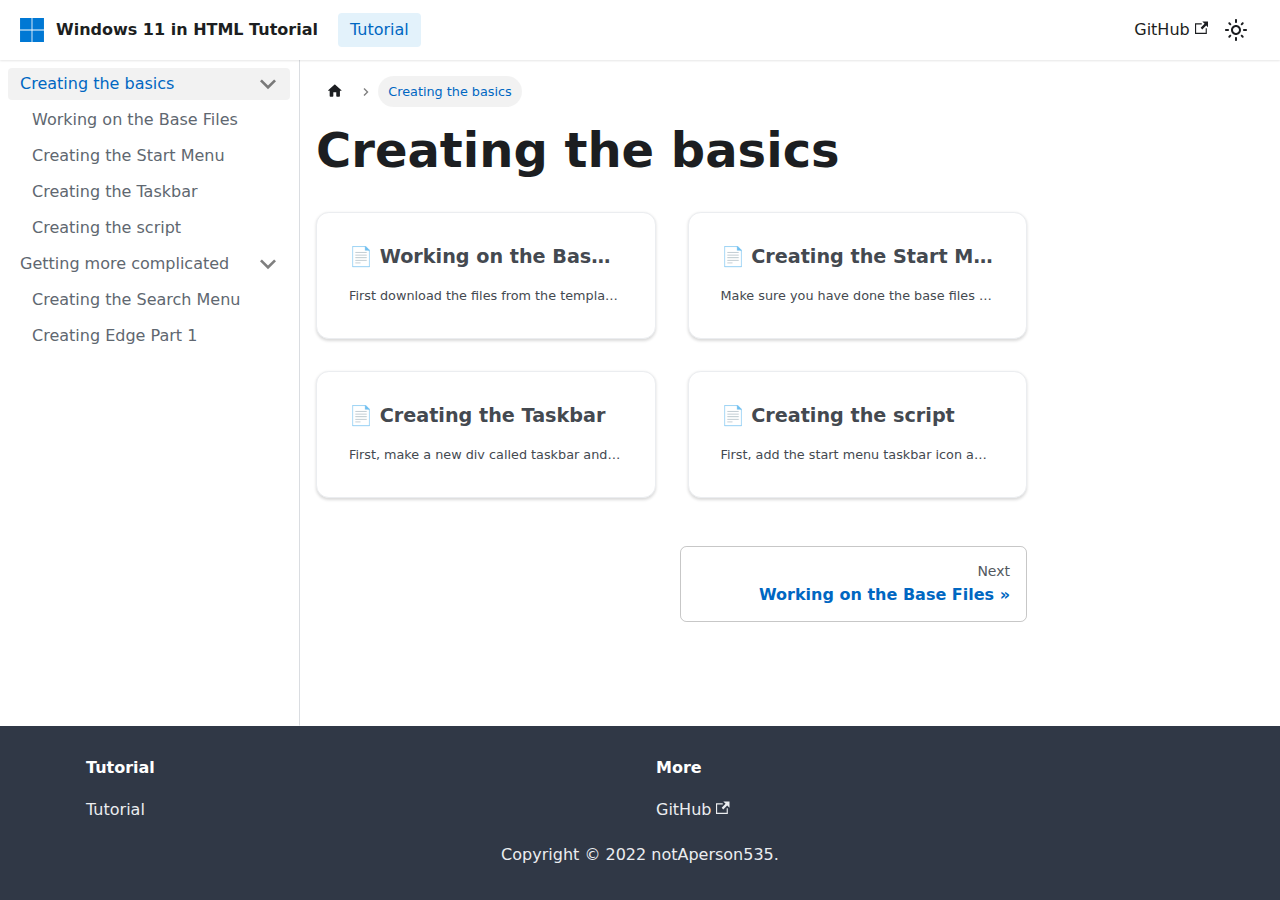
<file: docs/category/creating-the-basics/index.html>
<!doctype html>
<html lang="en" dir="ltr" class="docs-wrapper docs-doc-page docs-version-current plugin-docs plugin-id-default">
<head>
<meta charset="UTF-8">
<meta name="viewport" content="width=device-width,initial-scale=1">
<meta name="generator" content="Docusaurus v2.0.0-beta.20">
<title data-rh="true">Creating the basics | Windows 11 in HTML Tutorial</title><meta data-rh="true" name="twitter:card" content="summary_large_image"><meta data-rh="true" property="og:url" content="https://win11-tutorial.notaperson535.is-a.dev/docs/category/creating-the-basics"><meta data-rh="true" name="docusaurus_locale" content="en"><meta data-rh="true" name="docsearch:language" content="en"><meta data-rh="true" name="docusaurus_version" content="current"><meta data-rh="true" name="docusaurus_tag" content="docs-default-current"><meta data-rh="true" name="docsearch:version" content="current"><meta data-rh="true" name="docsearch:docusaurus_tag" content="docs-default-current"><meta data-rh="true" property="og:title" content="Creating the basics | Windows 11 in HTML Tutorial"><link data-rh="true" rel="icon" href="/img/favicon.ico"><link data-rh="true" rel="canonical" href="https://win11-tutorial.notaperson535.is-a.dev/docs/category/creating-the-basics"><link data-rh="true" rel="alternate" href="https://win11-tutorial.notaperson535.is-a.dev/docs/category/creating-the-basics" hreflang="en"><link data-rh="true" rel="alternate" href="https://win11-tutorial.notaperson535.is-a.dev/docs/category/creating-the-basics" hreflang="x-default"><link rel="stylesheet" href="/assets/css/styles.ada9fead.css">
<link rel="preload" href="/assets/js/runtime~main.2d063b8e.js" as="script">
<link rel="preload" href="/assets/js/main.5af97f9f.js" as="script">
</head>
<body class="navigation-with-keyboard">
<script>!function(){function t(t){document.documentElement.setAttribute("data-theme",t)}var e=function(){var t=null;try{t=localStorage.getItem("theme")}catch(t){}return t}();t(null!==e?e:"light")}()</script><div id="__docusaurus">
<div role="region"><a href="#" class="skipToContent_ZgBM">Skip to main content</a></div><nav class="navbar navbar--fixed-top"><div class="navbar__inner"><div class="navbar__items"><button aria-label="Navigation bar toggle" class="navbar__toggle clean-btn" type="button" tabindex="0"><svg width="30" height="30" viewBox="0 0 30 30" aria-hidden="true"><path stroke="currentColor" stroke-linecap="round" stroke-miterlimit="10" stroke-width="2" d="M4 7h22M4 15h22M4 23h22"></path></svg></button><a class="navbar__brand" href="/"><div class="navbar__logo"><img src="/img/icon.svg" alt="Windows 11 in HTML Tutorial Logo" class="themedImage_W2Cr themedImage--light_TfLj"><img src="/img/icon.svg" alt="Windows 11 in HTML Tutorial Logo" class="themedImage_W2Cr themedImage--dark_oUvU"></div><b class="navbar__title text--truncate">Windows 11 in HTML Tutorial</b></a><a class="navbar__item navbar__link navbar__link--active" href="/docs/basefiles">Tutorial</a></div><div class="navbar__items navbar__items--right"><a href="https://github.com/notAperson535/Win11-HTML-Tutorial" target="_blank" rel="noopener noreferrer" class="navbar__item navbar__link">GitHub<svg width="13.5" height="13.5" aria-hidden="true" viewBox="0 0 24 24" class="iconExternalLink_I5OW"><path fill="currentColor" d="M21 13v10h-21v-19h12v2h-10v15h17v-8h2zm3-12h-10.988l4.035 4-6.977 7.07 2.828 2.828 6.977-7.07 4.125 4.172v-11z"></path></svg></a><div class="toggle_S7eR colorModeToggle_vKtC"><button class="clean-btn toggleButton_rCf9 toggleButtonDisabled_Pu9x" type="button" disabled="" title="Switch between dark and light mode (currently light mode)" aria-label="Switch between dark and light mode (currently light mode)"><svg viewBox="0 0 24 24" width="24" height="24" class="lightToggleIcon_v35p"><path fill="currentColor" d="M12,9c1.65,0,3,1.35,3,3s-1.35,3-3,3s-3-1.35-3-3S10.35,9,12,9 M12,7c-2.76,0-5,2.24-5,5s2.24,5,5,5s5-2.24,5-5 S14.76,7,12,7L12,7z M2,13l2,0c0.55,0,1-0.45,1-1s-0.45-1-1-1l-2,0c-0.55,0-1,0.45-1,1S1.45,13,2,13z M20,13l2,0c0.55,0,1-0.45,1-1 s-0.45-1-1-1l-2,0c-0.55,0-1,0.45-1,1S19.45,13,20,13z M11,2v2c0,0.55,0.45,1,1,1s1-0.45,1-1V2c0-0.55-0.45-1-1-1S11,1.45,11,2z M11,20v2c0,0.55,0.45,1,1,1s1-0.45,1-1v-2c0-0.55-0.45-1-1-1C11.45,19,11,19.45,11,20z M5.99,4.58c-0.39-0.39-1.03-0.39-1.41,0 c-0.39,0.39-0.39,1.03,0,1.41l1.06,1.06c0.39,0.39,1.03,0.39,1.41,0s0.39-1.03,0-1.41L5.99,4.58z M18.36,16.95 c-0.39-0.39-1.03-0.39-1.41,0c-0.39,0.39-0.39,1.03,0,1.41l1.06,1.06c0.39,0.39,1.03,0.39,1.41,0c0.39-0.39,0.39-1.03,0-1.41 L18.36,16.95z M19.42,5.99c0.39-0.39,0.39-1.03,0-1.41c-0.39-0.39-1.03-0.39-1.41,0l-1.06,1.06c-0.39,0.39-0.39,1.03,0,1.41 s1.03,0.39,1.41,0L19.42,5.99z M7.05,18.36c0.39-0.39,0.39-1.03,0-1.41c-0.39-0.39-1.03-0.39-1.41,0l-1.06,1.06 c-0.39,0.39-0.39,1.03,0,1.41s1.03,0.39,1.41,0L7.05,18.36z"></path></svg><svg viewBox="0 0 24 24" width="24" height="24" class="darkToggleIcon_nQuB"><path fill="currentColor" d="M9.37,5.51C9.19,6.15,9.1,6.82,9.1,7.5c0,4.08,3.32,7.4,7.4,7.4c0.68,0,1.35-0.09,1.99-0.27C17.45,17.19,14.93,19,12,19 c-3.86,0-7-3.14-7-7C5,9.07,6.81,6.55,9.37,5.51z M12,3c-4.97,0-9,4.03-9,9s4.03,9,9,9s9-4.03,9-9c0-0.46-0.04-0.92-0.1-1.36 c-0.98,1.37-2.58,2.26-4.4,2.26c-2.98,0-5.4-2.42-5.4-5.4c0-1.81,0.89-3.42,2.26-4.4C12.92,3.04,12.46,3,12,3L12,3z"></path></svg></button></div><div class="searchBox_dLyj"></div></div></div><div role="presentation" class="navbar-sidebar__backdrop"></div></nav><div class="main-wrapper docsWrapper_mKqt"><button aria-label="Scroll back to top" class="clean-btn theme-back-to-top-button backToTopButton_RiI4" type="button"></button><div class="docPage_ualW"><aside class="theme-doc-sidebar-container docSidebarContainer_UQUJ"><div class="sidebar_RiAD"><nav class="menu thin-scrollbar menu_izAj"><ul class="theme-doc-sidebar-menu menu__list"><li class="theme-doc-sidebar-item-category theme-doc-sidebar-item-category-level-1 menu__list-item"><div class="menu__list-item-collapsible menu__list-item-collapsible--active"><a class="menu__link menu__link--sublist menu__link--active" aria-current="page" aria-expanded="true" href="/docs/category/creating-the-basics">Creating the basics</a><button aria-label="Toggle the collapsible sidebar category &#x27;Creating the basics&#x27;" type="button" class="clean-btn menu__caret"></button></div><ul style="display:block;overflow:visible;height:auto" class="menu__list"><li class="theme-doc-sidebar-item-link theme-doc-sidebar-item-link-level-2 menu__list-item"><a class="menu__link" tabindex="0" href="/docs/basefiles">Working on the Base Files</a></li><li class="theme-doc-sidebar-item-link theme-doc-sidebar-item-link-level-2 menu__list-item"><a class="menu__link" tabindex="0" href="/docs/startmenu">Creating the Start Menu</a></li><li class="theme-doc-sidebar-item-link theme-doc-sidebar-item-link-level-2 menu__list-item"><a class="menu__link" tabindex="0" href="/docs/taskbar">Creating the Taskbar</a></li><li class="theme-doc-sidebar-item-link theme-doc-sidebar-item-link-level-2 menu__list-item"><a class="menu__link" tabindex="0" href="/docs/script">Creating the script</a></li></ul></li><li class="theme-doc-sidebar-item-category theme-doc-sidebar-item-category-level-1 menu__list-item"><div class="menu__list-item-collapsible"><a class="menu__link menu__link--sublist" aria-expanded="true" href="/docs/category/getting-more-complicated">Getting more complicated</a><button aria-label="Toggle the collapsible sidebar category &#x27;Getting more complicated&#x27;" type="button" class="clean-btn menu__caret"></button></div><ul style="display:block;overflow:visible;height:auto" class="menu__list"><li class="theme-doc-sidebar-item-link theme-doc-sidebar-item-link-level-2 menu__list-item"><a class="menu__link" tabindex="0" href="/docs/searchmenu">Creating the Search Menu</a></li><li class="theme-doc-sidebar-item-link theme-doc-sidebar-item-link-level-2 menu__list-item"><a class="menu__link" tabindex="0" href="/docs/edgepart1">Creating Edge Part 1</a></li></ul></li></ul></nav></div></aside><main class="docMainContainer_uL0j"><div class="container padding-top--md padding-bottom--lg"><div class="generatedIndexPage_vzzw"><nav class="theme-doc-breadcrumbs breadcrumbsContainer_Xlws" aria-label="Breadcrumbs"><ul class="breadcrumbs" itemscope="" itemtype="https://schema.org/BreadcrumbList"><li class="breadcrumbs__item"><a aria-label="Home page" class="breadcrumbs__link" href="/"><svg viewBox="0 0 24 24" class="breadcrumbHomeIcon_kU5B"><path d="M10 19v-5h4v5c0 .55.45 1 1 1h3c.55 0 1-.45 1-1v-7h1.7c.46 0 .68-.57.33-.87L12.67 3.6c-.38-.34-.96-.34-1.34 0l-8.36 7.53c-.34.3-.13.87.33.87H5v7c0 .55.45 1 1 1h3c.55 0 1-.45 1-1z" fill="currentColor"></path></svg></a></li><li itemscope="" itemprop="itemListElement" itemtype="https://schema.org/ListItem" class="breadcrumbs__item breadcrumbs__item--active"><span class="breadcrumbs__link" itemprop="name">Creating the basics</span><meta itemprop="position" content="1"></li></ul></nav><header><h1 class="title_qBh7">Creating the basics</h1></header><article class="margin-top--lg"><section class="row list_HAaG"><article class="col col--6 margin-bottom--lg"><a class="card padding--lg cardContainer_woeA" href="/docs/basefiles"><h2 class="text--truncate cardTitle_pNjP" title="Working on the Base Files">📄️<!-- --> <!-- -->Working on the Base Files</h2><p class="text--truncate cardDescription_qC_k" title="First download the files from the template branch on github. It will provide all of the files necessary, aka the images.">First download the files from the template branch on github. It will provide all of the files necessary, aka the images.</p></a></article><article class="col col--6 margin-bottom--lg"><a class="card padding--lg cardContainer_woeA" href="/docs/startmenu"><h2 class="text--truncate cardTitle_pNjP" title="Creating the Start Menu">📄️<!-- --> <!-- -->Creating the Start Menu</h2><p class="text--truncate cardDescription_qC_k" title="Make sure you have done the base files first">Make sure you have done the base files first</p></a></article><article class="col col--6 margin-bottom--lg"><a class="card padding--lg cardContainer_woeA" href="/docs/taskbar"><h2 class="text--truncate cardTitle_pNjP" title="Creating the Taskbar">📄️<!-- --> <!-- -->Creating the Taskbar</h2><p class="text--truncate cardDescription_qC_k" title="First, make a new div called taskbar and put the taskbariconscenter div inside of it">First, make a new div called taskbar and put the taskbariconscenter div inside of it</p></a></article><article class="col col--6 margin-bottom--lg"><a class="card padding--lg cardContainer_woeA" href="/docs/script"><h2 class="text--truncate cardTitle_pNjP" title="Creating the script">📄️<!-- --> <!-- -->Creating the script</h2><p class="text--truncate cardDescription_qC_k" title="First, add the start menu taskbar icon and start menu to the script">First, add the start menu taskbar icon and start menu to the script</p></a></article></section></article><footer class="margin-top--lg"><nav class="pagination-nav docusaurus-mt-lg" aria-label="Docs pages navigation"><a class="pagination-nav__link pagination-nav__link--next" href="/docs/basefiles"><div class="pagination-nav__sublabel">Next</div><div class="pagination-nav__label">Working on the Base Files</div></a></nav></footer></div></div></main></div></div><footer class="footer footer--dark"><div class="container container-fluid"><div class="row footer__links"><div class="col footer__col"><div class="footer__title">Tutorial</div><ul class="footer__items clean-list"><li class="footer__item"><a class="footer__link-item" href="/docs/basefiles">Tutorial</a></li></ul></div><div class="col footer__col"><div class="footer__title">More</div><ul class="footer__items clean-list"><li class="footer__item"><a href="https://github.com/notAperson535/Win11-HTML-Tutorial" target="_blank" rel="noopener noreferrer" class="footer__link-item">GitHub<svg width="13.5" height="13.5" aria-hidden="true" viewBox="0 0 24 24" class="iconExternalLink_I5OW"><path fill="currentColor" d="M21 13v10h-21v-19h12v2h-10v15h17v-8h2zm3-12h-10.988l4.035 4-6.977 7.07 2.828 2.828 6.977-7.07 4.125 4.172v-11z"></path></svg></a></li></ul></div></div><div class="footer__bottom text--center"><div class="footer__copyright">Copyright © 2022 notAperson535.</div></div></div></footer></div>
<script src="/assets/js/runtime~main.2d063b8e.js"></script>
<script src="/assets/js/main.5af97f9f.js"></script>
</body>
</html>
</file>
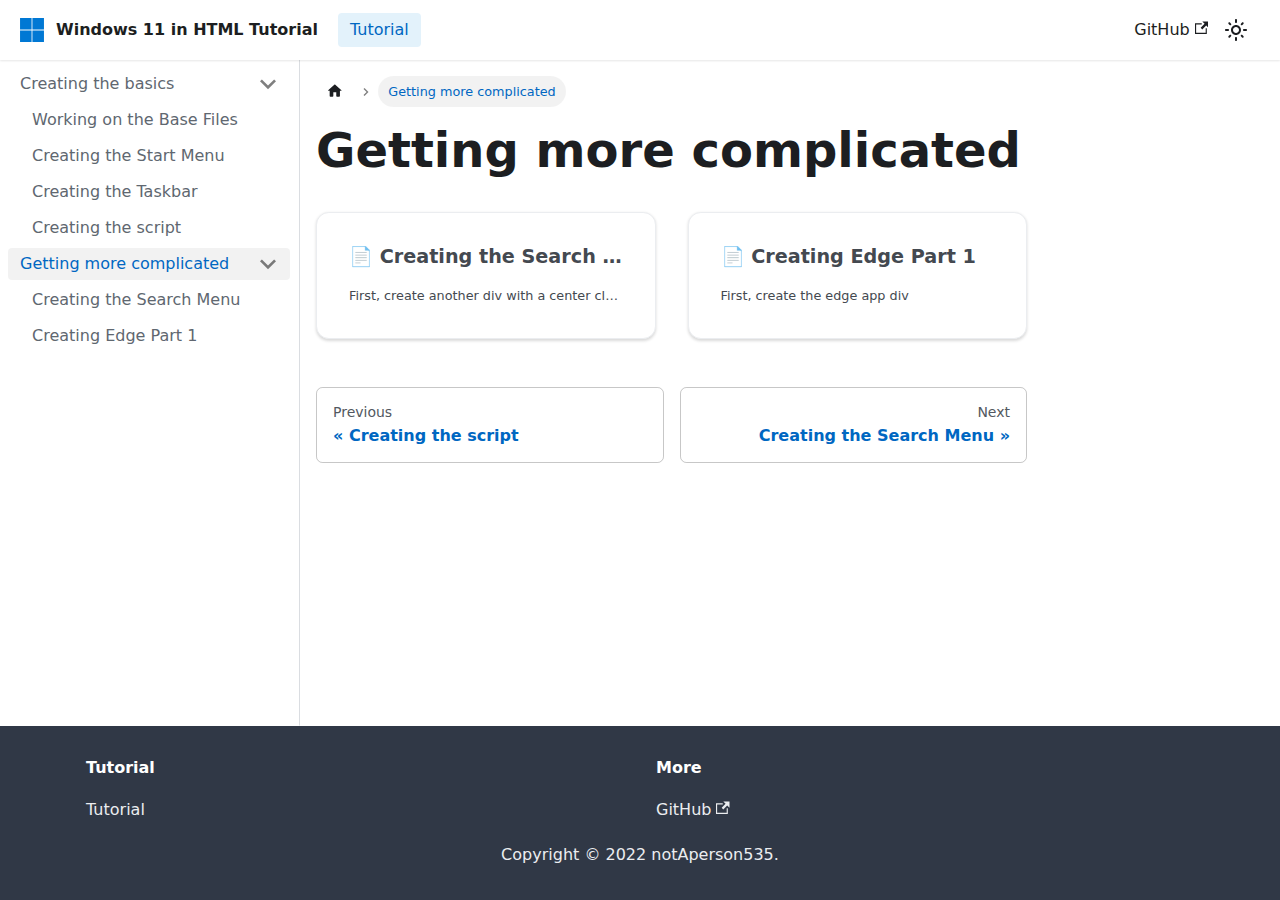
<file: docs/category/getting-more-complicated/index.html>
<!doctype html>
<html lang="en" dir="ltr" class="docs-wrapper docs-doc-page docs-version-current plugin-docs plugin-id-default">
<head>
<meta charset="UTF-8">
<meta name="viewport" content="width=device-width,initial-scale=1">
<meta name="generator" content="Docusaurus v2.0.0-beta.20">
<title data-rh="true">Getting more complicated | Windows 11 in HTML Tutorial</title><meta data-rh="true" name="twitter:card" content="summary_large_image"><meta data-rh="true" property="og:url" content="https://win11-tutorial.notaperson535.is-a.dev/docs/category/getting-more-complicated"><meta data-rh="true" name="docusaurus_locale" content="en"><meta data-rh="true" name="docsearch:language" content="en"><meta data-rh="true" name="docusaurus_version" content="current"><meta data-rh="true" name="docusaurus_tag" content="docs-default-current"><meta data-rh="true" name="docsearch:version" content="current"><meta data-rh="true" name="docsearch:docusaurus_tag" content="docs-default-current"><meta data-rh="true" property="og:title" content="Getting more complicated | Windows 11 in HTML Tutorial"><link data-rh="true" rel="icon" href="/img/favicon.ico"><link data-rh="true" rel="canonical" href="https://win11-tutorial.notaperson535.is-a.dev/docs/category/getting-more-complicated"><link data-rh="true" rel="alternate" href="https://win11-tutorial.notaperson535.is-a.dev/docs/category/getting-more-complicated" hreflang="en"><link data-rh="true" rel="alternate" href="https://win11-tutorial.notaperson535.is-a.dev/docs/category/getting-more-complicated" hreflang="x-default"><link rel="stylesheet" href="/assets/css/styles.ada9fead.css">
<link rel="preload" href="/assets/js/runtime~main.2d063b8e.js" as="script">
<link rel="preload" href="/assets/js/main.5af97f9f.js" as="script">
</head>
<body class="navigation-with-keyboard">
<script>!function(){function t(t){document.documentElement.setAttribute("data-theme",t)}var e=function(){var t=null;try{t=localStorage.getItem("theme")}catch(t){}return t}();t(null!==e?e:"light")}()</script><div id="__docusaurus">
<div role="region"><a href="#" class="skipToContent_ZgBM">Skip to main content</a></div><nav class="navbar navbar--fixed-top"><div class="navbar__inner"><div class="navbar__items"><button aria-label="Navigation bar toggle" class="navbar__toggle clean-btn" type="button" tabindex="0"><svg width="30" height="30" viewBox="0 0 30 30" aria-hidden="true"><path stroke="currentColor" stroke-linecap="round" stroke-miterlimit="10" stroke-width="2" d="M4 7h22M4 15h22M4 23h22"></path></svg></button><a class="navbar__brand" href="/"><div class="navbar__logo"><img src="/img/icon.svg" alt="Windows 11 in HTML Tutorial Logo" class="themedImage_W2Cr themedImage--light_TfLj"><img src="/img/icon.svg" alt="Windows 11 in HTML Tutorial Logo" class="themedImage_W2Cr themedImage--dark_oUvU"></div><b class="navbar__title text--truncate">Windows 11 in HTML Tutorial</b></a><a class="navbar__item navbar__link navbar__link--active" href="/docs/basefiles">Tutorial</a></div><div class="navbar__items navbar__items--right"><a href="https://github.com/notAperson535/Win11-HTML-Tutorial" target="_blank" rel="noopener noreferrer" class="navbar__item navbar__link">GitHub<svg width="13.5" height="13.5" aria-hidden="true" viewBox="0 0 24 24" class="iconExternalLink_I5OW"><path fill="currentColor" d="M21 13v10h-21v-19h12v2h-10v15h17v-8h2zm3-12h-10.988l4.035 4-6.977 7.07 2.828 2.828 6.977-7.07 4.125 4.172v-11z"></path></svg></a><div class="toggle_S7eR colorModeToggle_vKtC"><button class="clean-btn toggleButton_rCf9 toggleButtonDisabled_Pu9x" type="button" disabled="" title="Switch between dark and light mode (currently light mode)" aria-label="Switch between dark and light mode (currently light mode)"><svg viewBox="0 0 24 24" width="24" height="24" class="lightToggleIcon_v35p"><path fill="currentColor" d="M12,9c1.65,0,3,1.35,3,3s-1.35,3-3,3s-3-1.35-3-3S10.35,9,12,9 M12,7c-2.76,0-5,2.24-5,5s2.24,5,5,5s5-2.24,5-5 S14.76,7,12,7L12,7z M2,13l2,0c0.55,0,1-0.45,1-1s-0.45-1-1-1l-2,0c-0.55,0-1,0.45-1,1S1.45,13,2,13z M20,13l2,0c0.55,0,1-0.45,1-1 s-0.45-1-1-1l-2,0c-0.55,0-1,0.45-1,1S19.45,13,20,13z M11,2v2c0,0.55,0.45,1,1,1s1-0.45,1-1V2c0-0.55-0.45-1-1-1S11,1.45,11,2z M11,20v2c0,0.55,0.45,1,1,1s1-0.45,1-1v-2c0-0.55-0.45-1-1-1C11.45,19,11,19.45,11,20z M5.99,4.58c-0.39-0.39-1.03-0.39-1.41,0 c-0.39,0.39-0.39,1.03,0,1.41l1.06,1.06c0.39,0.39,1.03,0.39,1.41,0s0.39-1.03,0-1.41L5.99,4.58z M18.36,16.95 c-0.39-0.39-1.03-0.39-1.41,0c-0.39,0.39-0.39,1.03,0,1.41l1.06,1.06c0.39,0.39,1.03,0.39,1.41,0c0.39-0.39,0.39-1.03,0-1.41 L18.36,16.95z M19.42,5.99c0.39-0.39,0.39-1.03,0-1.41c-0.39-0.39-1.03-0.39-1.41,0l-1.06,1.06c-0.39,0.39-0.39,1.03,0,1.41 s1.03,0.39,1.41,0L19.42,5.99z M7.05,18.36c0.39-0.39,0.39-1.03,0-1.41c-0.39-0.39-1.03-0.39-1.41,0l-1.06,1.06 c-0.39,0.39-0.39,1.03,0,1.41s1.03,0.39,1.41,0L7.05,18.36z"></path></svg><svg viewBox="0 0 24 24" width="24" height="24" class="darkToggleIcon_nQuB"><path fill="currentColor" d="M9.37,5.51C9.19,6.15,9.1,6.82,9.1,7.5c0,4.08,3.32,7.4,7.4,7.4c0.68,0,1.35-0.09,1.99-0.27C17.45,17.19,14.93,19,12,19 c-3.86,0-7-3.14-7-7C5,9.07,6.81,6.55,9.37,5.51z M12,3c-4.97,0-9,4.03-9,9s4.03,9,9,9s9-4.03,9-9c0-0.46-0.04-0.92-0.1-1.36 c-0.98,1.37-2.58,2.26-4.4,2.26c-2.98,0-5.4-2.42-5.4-5.4c0-1.81,0.89-3.42,2.26-4.4C12.92,3.04,12.46,3,12,3L12,3z"></path></svg></button></div><div class="searchBox_dLyj"></div></div></div><div role="presentation" class="navbar-sidebar__backdrop"></div></nav><div class="main-wrapper docsWrapper_mKqt"><button aria-label="Scroll back to top" class="clean-btn theme-back-to-top-button backToTopButton_RiI4" type="button"></button><div class="docPage_ualW"><aside class="theme-doc-sidebar-container docSidebarContainer_UQUJ"><div class="sidebar_RiAD"><nav class="menu thin-scrollbar menu_izAj"><ul class="theme-doc-sidebar-menu menu__list"><li class="theme-doc-sidebar-item-category theme-doc-sidebar-item-category-level-1 menu__list-item"><div class="menu__list-item-collapsible"><a class="menu__link menu__link--sublist" aria-expanded="true" href="/docs/category/creating-the-basics">Creating the basics</a><button aria-label="Toggle the collapsible sidebar category &#x27;Creating the basics&#x27;" type="button" class="clean-btn menu__caret"></button></div><ul style="display:block;overflow:visible;height:auto" class="menu__list"><li class="theme-doc-sidebar-item-link theme-doc-sidebar-item-link-level-2 menu__list-item"><a class="menu__link" tabindex="0" href="/docs/basefiles">Working on the Base Files</a></li><li class="theme-doc-sidebar-item-link theme-doc-sidebar-item-link-level-2 menu__list-item"><a class="menu__link" tabindex="0" href="/docs/startmenu">Creating the Start Menu</a></li><li class="theme-doc-sidebar-item-link theme-doc-sidebar-item-link-level-2 menu__list-item"><a class="menu__link" tabindex="0" href="/docs/taskbar">Creating the Taskbar</a></li><li class="theme-doc-sidebar-item-link theme-doc-sidebar-item-link-level-2 menu__list-item"><a class="menu__link" tabindex="0" href="/docs/script">Creating the script</a></li></ul></li><li class="theme-doc-sidebar-item-category theme-doc-sidebar-item-category-level-1 menu__list-item"><div class="menu__list-item-collapsible menu__list-item-collapsible--active"><a class="menu__link menu__link--sublist menu__link--active" aria-current="page" aria-expanded="true" href="/docs/category/getting-more-complicated">Getting more complicated</a><button aria-label="Toggle the collapsible sidebar category &#x27;Getting more complicated&#x27;" type="button" class="clean-btn menu__caret"></button></div><ul style="display:block;overflow:visible;height:auto" class="menu__list"><li class="theme-doc-sidebar-item-link theme-doc-sidebar-item-link-level-2 menu__list-item"><a class="menu__link" tabindex="0" href="/docs/searchmenu">Creating the Search Menu</a></li><li class="theme-doc-sidebar-item-link theme-doc-sidebar-item-link-level-2 menu__list-item"><a class="menu__link" tabindex="0" href="/docs/edgepart1">Creating Edge Part 1</a></li></ul></li></ul></nav></div></aside><main class="docMainContainer_uL0j"><div class="container padding-top--md padding-bottom--lg"><div class="generatedIndexPage_vzzw"><nav class="theme-doc-breadcrumbs breadcrumbsContainer_Xlws" aria-label="Breadcrumbs"><ul class="breadcrumbs" itemscope="" itemtype="https://schema.org/BreadcrumbList"><li class="breadcrumbs__item"><a aria-label="Home page" class="breadcrumbs__link" href="/"><svg viewBox="0 0 24 24" class="breadcrumbHomeIcon_kU5B"><path d="M10 19v-5h4v5c0 .55.45 1 1 1h3c.55 0 1-.45 1-1v-7h1.7c.46 0 .68-.57.33-.87L12.67 3.6c-.38-.34-.96-.34-1.34 0l-8.36 7.53c-.34.3-.13.87.33.87H5v7c0 .55.45 1 1 1h3c.55 0 1-.45 1-1z" fill="currentColor"></path></svg></a></li><li itemscope="" itemprop="itemListElement" itemtype="https://schema.org/ListItem" class="breadcrumbs__item breadcrumbs__item--active"><span class="breadcrumbs__link" itemprop="name">Getting more complicated</span><meta itemprop="position" content="1"></li></ul></nav><header><h1 class="title_qBh7">Getting more complicated</h1></header><article class="margin-top--lg"><section class="row list_HAaG"><article class="col col--6 margin-bottom--lg"><a class="card padding--lg cardContainer_woeA" href="/docs/searchmenu"><h2 class="text--truncate cardTitle_pNjP" title="Creating the Search Menu">📄️<!-- --> <!-- -->Creating the Search Menu</h2><p class="text--truncate cardDescription_qC_k" title="First, create another div with a center class and a div with a searchmenu class inside of it. This will go below but not inside the startmenu div">First, create another div with a center class and a div with a searchmenu class inside of it. This will go below but not inside the startmenu div</p></a></article><article class="col col--6 margin-bottom--lg"><a class="card padding--lg cardContainer_woeA" href="/docs/edgepart1"><h2 class="text--truncate cardTitle_pNjP" title="Creating Edge Part 1">📄️<!-- --> <!-- -->Creating Edge Part 1</h2><p class="text--truncate cardDescription_qC_k" title="First, create the edge app div">First, create the edge app div</p></a></article></section></article><footer class="margin-top--lg"><nav class="pagination-nav docusaurus-mt-lg" aria-label="Docs pages navigation"><a class="pagination-nav__link pagination-nav__link--prev" href="/docs/script"><div class="pagination-nav__sublabel">Previous</div><div class="pagination-nav__label">Creating the script</div></a><a class="pagination-nav__link pagination-nav__link--next" href="/docs/searchmenu"><div class="pagination-nav__sublabel">Next</div><div class="pagination-nav__label">Creating the Search Menu</div></a></nav></footer></div></div></main></div></div><footer class="footer footer--dark"><div class="container container-fluid"><div class="row footer__links"><div class="col footer__col"><div class="footer__title">Tutorial</div><ul class="footer__items clean-list"><li class="footer__item"><a class="footer__link-item" href="/docs/basefiles">Tutorial</a></li></ul></div><div class="col footer__col"><div class="footer__title">More</div><ul class="footer__items clean-list"><li class="footer__item"><a href="https://github.com/notAperson535/Win11-HTML-Tutorial" target="_blank" rel="noopener noreferrer" class="footer__link-item">GitHub<svg width="13.5" height="13.5" aria-hidden="true" viewBox="0 0 24 24" class="iconExternalLink_I5OW"><path fill="currentColor" d="M21 13v10h-21v-19h12v2h-10v15h17v-8h2zm3-12h-10.988l4.035 4-6.977 7.07 2.828 2.828 6.977-7.07 4.125 4.172v-11z"></path></svg></a></li></ul></div></div><div class="footer__bottom text--center"><div class="footer__copyright">Copyright © 2022 notAperson535.</div></div></div></footer></div>
<script src="/assets/js/runtime~main.2d063b8e.js"></script>
<script src="/assets/js/main.5af97f9f.js"></script>
</body>
</html>
</file>
<file: assets/css/styles.ada9fead.css>
.col,.container{padding:0 var(--ifm-spacing-horizontal);width:100%}.markdown>h2,.markdown>h3,.markdown>h4,.markdown>h5,.markdown>h6{margin-bottom:calc(var(--ifm-heading-vertical-rhythm-bottom)*var(--ifm-leading))}.markdown li,body{word-wrap:break-word}body,ol ol,ol ul,ul ol,ul ul{margin:0}pre,table{overflow:auto}blockquote,pre{margin:0 0 var(--ifm-spacing-vertical)}.breadcrumbs__link,.button{transition-timing-function:var(--ifm-transition-timing-default)}.button,code{vertical-align:middle}.button--outline.button--active,.button--outline:active,.button--outline:hover,:root{--ifm-button-color:var(--ifm-font-color-base-inverse)}.menu__link:hover,a{transition:color var(--ifm-transition-fast) var(--ifm-transition-timing-default)}.navbar--dark,:root{--ifm-navbar-link-hover-color:var(--ifm-color-primary)}.menu,.navbar-sidebar{overflow-x:hidden}:root,html[data-theme=dark]{--ifm-color-emphasis-500:var(--ifm-color-gray-500)}.admonition-icon svg,.alert__icon svg{fill:var(--ifm-alert-foreground-color)}.toggleButton_rCf9,html{-webkit-tap-highlight-color:transparent}:root{--ifm-color-scheme:light;--ifm-dark-value:10%;--ifm-darker-value:15%;--ifm-darkest-value:30%;--ifm-light-value:15%;--ifm-lighter-value:30%;--ifm-lightest-value:50%;--ifm-contrast-background-value:90%;--ifm-contrast-foreground-value:70%;--ifm-contrast-background-dark-value:70%;--ifm-contrast-foreground-dark-value:90%;--ifm-color-primary:#3578e5;--ifm-color-secondary:#ebedf0;--ifm-color-success:#00a400;--ifm-color-info:#54c7ec;--ifm-color-warning:#ffba00;--ifm-color-danger:#fa383e;--ifm-color-primary-dark:#306cce;--ifm-color-primary-darker:#2d66c3;--ifm-color-primary-darkest:#2554a0;--ifm-color-primary-light:#538ce9;--ifm-color-primary-lighter:#72a1ed;--ifm-color-primary-lightest:#9abcf2;--ifm-color-primary-contrast-background:#ebf2fc;--ifm-color-primary-contrast-foreground:#102445;--ifm-color-secondary-dark:#d4d5d8;--ifm-color-secondary-darker:#c8c9cc;--ifm-color-secondary-darkest:#a4a6a8;--ifm-color-secondary-light:#eef0f2;--ifm-color-secondary-lighter:#f1f2f5;--ifm-color-secondary-lightest:#f5f6f8;--ifm-color-secondary-contrast-background:#fdfdfe;--ifm-color-secondary-contrast-foreground:#474748;--ifm-color-success-dark:#009400;--ifm-color-success-darker:#008b00;--ifm-color-success-darkest:#007300;--ifm-color-success-light:#26b226;--ifm-color-success-lighter:#4dbf4d;--ifm-color-success-lightest:#80d280;--ifm-color-success-contrast-background:#e6f6e6;--ifm-color-success-contrast-foreground:#003100;--ifm-color-info-dark:#4cb3d4;--ifm-color-info-darker:#47a9c9;--ifm-color-info-darkest:#3b8ba5;--ifm-color-info-light:#6ecfef;--ifm-color-info-lighter:#87d8f2;--ifm-color-info-lightest:#aae3f6;--ifm-color-info-contrast-background:#eef9fd;--ifm-color-info-contrast-foreground:#193c47;--ifm-color-warning-dark:#e6a700;--ifm-color-warning-darker:#d99e00;--ifm-color-warning-darkest:#b38200;--ifm-color-warning-light:#ffc426;--ifm-color-warning-lighter:#ffcf4d;--ifm-color-warning-lightest:#ffdd80;--ifm-color-warning-contrast-background:#fff8e6;--ifm-color-warning-contrast-foreground:#4d3800;--ifm-color-danger-dark:#e13238;--ifm-color-danger-darker:#d53035;--ifm-color-danger-darkest:#af272b;--ifm-color-danger-light:#fb565b;--ifm-color-danger-lighter:#fb7478;--ifm-color-danger-lightest:#fd9c9f;--ifm-color-danger-contrast-background:#ffebec;--ifm-color-danger-contrast-foreground:#4b1113;--ifm-color-white:#fff;--ifm-color-black:#000;--ifm-color-gray-0:var(--ifm-color-white);--ifm-color-gray-100:#f5f6f7;--ifm-color-gray-200:#ebedf0;--ifm-color-gray-300:#dadde1;--ifm-color-gray-400:#ccd0d5;--ifm-color-gray-500:#bec3c9;--ifm-color-gray-600:#8d949e;--ifm-color-gray-700:#606770;--ifm-color-gray-800:#444950;--ifm-color-gray-900:#1c1e21;--ifm-color-gray-1000:var(--ifm-color-black);--ifm-color-emphasis-0:var(--ifm-color-gray-0);--ifm-color-emphasis-100:var(--ifm-color-gray-100);--ifm-color-emphasis-200:var(--ifm-color-gray-200);--ifm-color-emphasis-300:var(--ifm-color-gray-300);--ifm-color-emphasis-400:var(--ifm-color-gray-400);--ifm-color-emphasis-600:var(--ifm-color-gray-600);--ifm-color-emphasis-700:var(--ifm-color-gray-700);--ifm-color-emphasis-800:var(--ifm-color-gray-800);--ifm-color-emphasis-900:var(--ifm-color-gray-900);--ifm-color-emphasis-1000:var(--ifm-color-gray-1000);--ifm-color-content:var(--ifm-color-emphasis-900);--ifm-color-content-inverse:var(--ifm-color-emphasis-0);--ifm-color-content-secondary:#525860;--ifm-background-color:transparent;--ifm-background-surface-color:var(--ifm-color-content-inverse);--ifm-global-border-width:1px;--ifm-global-radius:0.4rem;--ifm-hover-overlay:rgba(0,0,0,.05);--ifm-font-color-base:var(--ifm-color-content);--ifm-font-color-base-inverse:var(--ifm-color-content-inverse);--ifm-font-color-secondary:var(--ifm-color-content-secondary);--ifm-font-family-base:system-ui,-apple-system,Segoe UI,Roboto,Ubuntu,Cantarell,Noto Sans,sans-serif,BlinkMacSystemFont,"Segoe UI",Helvetica,Arial,sans-serif,"Apple Color Emoji","Segoe UI Emoji","Segoe UI Symbol";--ifm-font-family-monospace:SFMono-Regular,Menlo,Monaco,Consolas,"Liberation Mono","Courier New",monospace;--ifm-font-size-base:100%;--ifm-font-weight-light:300;--ifm-font-weight-normal:400;--ifm-font-weight-semibold:500;--ifm-font-weight-bold:700;--ifm-font-weight-base:var(--ifm-font-weight-normal);--ifm-line-height-base:1.65;--ifm-global-spacing:1rem;--ifm-spacing-vertical:var(--ifm-global-spacing);--ifm-spacing-horizontal:var(--ifm-global-spacing);--ifm-transition-fast:200ms;--ifm-transition-slow:400ms;--ifm-transition-timing-default:cubic-bezier(0.08,0.52,0.52,1);--ifm-global-shadow-lw:0 1px 2px 0 rgba(0,0,0,.1);--ifm-global-shadow-md:0 5px 40px rgba(0,0,0,.2);--ifm-global-shadow-tl:0 12px 28px 0 rgba(0,0,0,.2),0 2px 4px 0 rgba(0,0,0,.1);--ifm-z-index-dropdown:1;--ifm-z-index-fixed:2;--ifm-z-index-overlay:3;--ifm-container-width:1140px;--ifm-container-width-xl:1320px;--ifm-code-background:#f6f7f8;--ifm-code-border-radius:var(--ifm-global-radius);--ifm-code-font-size:90%;--ifm-code-padding-horizontal:0.1rem;--ifm-code-padding-vertical:0.1rem;--ifm-pre-background:var(--ifm-code-background);--ifm-pre-border-radius:var(--ifm-code-border-radius);--ifm-pre-color:inherit;--ifm-pre-line-height:1.45;--ifm-pre-padding:1rem;--ifm-heading-color:inherit;--ifm-heading-margin-top:0;--ifm-heading-margin-bottom:var(--ifm-spacing-vertical);--ifm-heading-font-family:var(--ifm-font-family-base);--ifm-heading-font-weight:var(--ifm-font-weight-bold);--ifm-heading-line-height:1.25;--ifm-h1-font-size:2rem;--ifm-h2-font-size:1.5rem;--ifm-h3-font-size:1.25rem;--ifm-h4-font-size:1rem;--ifm-h5-font-size:0.875rem;--ifm-h6-font-size:0.85rem;--ifm-image-alignment-padding:1.25rem;--ifm-leading-desktop:1.25;--ifm-leading:calc(var(--ifm-leading-desktop)*1rem);--ifm-list-left-padding:2rem;--ifm-list-margin:1rem;--ifm-list-item-margin:0.25rem;--ifm-list-paragraph-margin:1rem;--ifm-table-cell-padding:0.75rem;--ifm-table-background:transparent;--ifm-table-stripe-background:rgba(0,0,0,.03);--ifm-table-border-width:1px;--ifm-table-border-color:var(--ifm-color-emphasis-300);--ifm-table-head-background:inherit;--ifm-table-head-color:inherit;--ifm-table-head-font-weight:var(--ifm-font-weight-bold);--ifm-table-cell-color:inherit;--ifm-link-color:var(--ifm-color-primary);--ifm-link-decoration:none;--ifm-link-hover-color:var(--ifm-link-color);--ifm-link-hover-decoration:underline;--ifm-paragraph-margin-bottom:var(--ifm-leading);--ifm-blockquote-font-size:var(--ifm-font-size-base);--ifm-blockquote-border-left-width:2px;--ifm-blockquote-padding-horizontal:var(--ifm-spacing-horizontal);--ifm-blockquote-padding-vertical:0;--ifm-blockquote-shadow:none;--ifm-blockquote-color:var(--ifm-color-emphasis-800);--ifm-blockquote-border-color:var(--ifm-color-emphasis-300);--ifm-hr-background-color:var(--ifm-color-emphasis-500);--ifm-hr-height:1px;--ifm-hr-margin-vertical:1.5rem;--ifm-scrollbar-size:7px;--ifm-scrollbar-track-background-color:#f1f1f1;--ifm-scrollbar-thumb-background-color:silver;--ifm-scrollbar-thumb-hover-background-color:#a7a7a7;--ifm-alert-background-color:inherit;--ifm-alert-border-color:inherit;--ifm-alert-border-radius:var(--ifm-global-radius);--ifm-alert-border-width:0px;--ifm-alert-border-left-width:5px;--ifm-alert-color:var(--ifm-font-color-base);--ifm-alert-padding-horizontal:var(--ifm-spacing-horizontal);--ifm-alert-padding-vertical:var(--ifm-spacing-vertical);--ifm-alert-shadow:var(--ifm-global-shadow-lw);--ifm-avatar-intro-margin:1rem;--ifm-avatar-intro-alignment:inherit;--ifm-avatar-photo-size:3rem;--ifm-badge-background-color:inherit;--ifm-badge-border-color:inherit;--ifm-badge-border-radius:var(--ifm-global-radius);--ifm-badge-border-width:var(--ifm-global-border-width);--ifm-badge-color:var(--ifm-color-white);--ifm-badge-padding-horizontal:calc(var(--ifm-spacing-horizontal)*0.5);--ifm-badge-padding-vertical:calc(var(--ifm-spacing-vertical)*0.25);--ifm-breadcrumb-border-radius:1.5rem;--ifm-breadcrumb-spacing:0.5rem;--ifm-breadcrumb-color-active:var(--ifm-color-primary);--ifm-breadcrumb-item-background-active:var(--ifm-hover-overlay);--ifm-breadcrumb-padding-horizontal:0.8rem;--ifm-breadcrumb-padding-vertical:0.4rem;--ifm-breadcrumb-size-multiplier:1;--ifm-breadcrumb-separator:url('data:image/svg+xml;utf8,<svg xmlns="http://www.w3.org/2000/svg" x="0px" y="0px" viewBox="0 0 256 256"><g><g><polygon points="79.093,0 48.907,30.187 146.72,128 48.907,225.813 79.093,256 207.093,128"/></g></g><g></g><g></g><g></g><g></g><g></g><g></g><g></g><g></g><g></g><g></g><g></g><g></g><g></g><g></g><g></g></svg>');--ifm-breadcrumb-separator-filter:none;--ifm-breadcrumb-separator-size:0.5rem;--ifm-breadcrumb-separator-size-multiplier:1.25;--ifm-button-background-color:inherit;--ifm-button-border-color:var(--ifm-button-background-color);--ifm-button-border-width:var(--ifm-global-border-width);--ifm-button-font-weight:var(--ifm-font-weight-bold);--ifm-button-padding-horizontal:1.5rem;--ifm-button-padding-vertical:0.375rem;--ifm-button-size-multiplier:1;--ifm-button-transition-duration:var(--ifm-transition-fast);--ifm-button-border-radius:calc(var(--ifm-global-radius)*var(--ifm-button-size-multiplier));--ifm-button-group-spacing:2px;--ifm-card-background-color:var(--ifm-background-surface-color);--ifm-card-border-radius:calc(var(--ifm-global-radius)*2);--ifm-card-horizontal-spacing:var(--ifm-global-spacing);--ifm-card-vertical-spacing:var(--ifm-global-spacing);--ifm-toc-border-color:var(--ifm-color-emphasis-300);--ifm-toc-link-color:var(--ifm-color-content-secondary);--ifm-toc-padding-vertical:0.5rem;--ifm-toc-padding-horizontal:0.5rem;--ifm-dropdown-background-color:var(--ifm-background-surface-color);--ifm-dropdown-font-weight:var(--ifm-font-weight-semibold);--ifm-dropdown-link-color:var(--ifm-font-color-base);--ifm-dropdown-hover-background-color:var(--ifm-hover-overlay);--ifm-footer-background-color:var(--ifm-color-emphasis-100);--ifm-footer-color:inherit;--ifm-footer-link-color:var(--ifm-color-emphasis-700);--ifm-footer-link-hover-color:var(--ifm-color-primary);--ifm-footer-link-horizontal-spacing:0.5rem;--ifm-footer-padding-horizontal:calc(var(--ifm-spacing-horizontal)*2);--ifm-footer-padding-vertical:calc(var(--ifm-spacing-vertical)*2);--ifm-footer-title-color:inherit;--ifm-hero-background-color:var(--ifm-background-surface-color);--ifm-hero-text-color:var(--ifm-color-emphasis-800);--ifm-menu-color:var(--ifm-color-emphasis-700);--ifm-menu-color-active:var(--ifm-color-primary);--ifm-menu-color-background-active:var(--ifm-hover-overlay);--ifm-menu-color-background-hover:var(--ifm-hover-overlay);--ifm-menu-link-padding-horizontal:0.75rem;--ifm-menu-link-padding-vertical:0.375rem;--ifm-menu-link-sublist-icon:url('data:image/svg+xml;utf8,<svg xmlns="http://www.w3.org/2000/svg" width="16px" height="16px" viewBox="0 0 24 24"><path fill="rgba(0,0,0,0.5)" d="M7.41 15.41L12 10.83l4.59 4.58L18 14l-6-6-6 6z"></path></svg>');--ifm-menu-link-sublist-icon-filter:none;--ifm-navbar-background-color:var(--ifm-background-surface-color);--ifm-navbar-height:3.75rem;--ifm-navbar-item-padding-horizontal:0.75rem;--ifm-navbar-item-padding-vertical:0.25rem;--ifm-navbar-link-color:var(--ifm-font-color-base);--ifm-navbar-link-active-color:var(--ifm-link-color);--ifm-navbar-padding-horizontal:var(--ifm-spacing-horizontal);--ifm-navbar-padding-vertical:calc(var(--ifm-spacing-vertical)*0.5);--ifm-navbar-shadow:var(--ifm-global-shadow-lw);--ifm-navbar-search-input-background-color:var(--ifm-color-emphasis-200);--ifm-navbar-search-input-color:var(--ifm-color-emphasis-800);--ifm-navbar-search-input-placeholder-color:var(--ifm-color-emphasis-500);--ifm-navbar-search-input-icon:url('data:image/svg+xml;utf8,<svg fill="currentColor" xmlns="http://www.w3.org/2000/svg" viewBox="0 0 16 16" height="16px" width="16px"><path d="M6.02945,10.20327a4.17382,4.17382,0,1,1,4.17382-4.17382A4.15609,4.15609,0,0,1,6.02945,10.20327Zm9.69195,4.2199L10.8989,9.59979A5.88021,5.88021,0,0,0,12.058,6.02856,6.00467,6.00467,0,1,0,9.59979,10.8989l4.82338,4.82338a.89729.89729,0,0,0,1.29912,0,.89749.89749,0,0,0-.00087-1.29909Z" /></svg>');--ifm-navbar-sidebar-width:83vw;--ifm-pagination-border-radius:var(--ifm-global-radius);--ifm-pagination-color-active:var(--ifm-color-primary);--ifm-pagination-font-size:1rem;--ifm-pagination-item-active-background:var(--ifm-hover-overlay);--ifm-pagination-page-spacing:0.2em;--ifm-pagination-padding-horizontal:calc(var(--ifm-spacing-horizontal)*1);--ifm-pagination-padding-vertical:calc(var(--ifm-spacing-vertical)*0.25);--ifm-pagination-nav-border-radius:var(--ifm-global-radius);--ifm-pagination-nav-color-hover:var(--ifm-color-primary);--ifm-pills-color-active:var(--ifm-color-primary);--ifm-pills-color-background-active:var(--ifm-hover-overlay);--ifm-pills-spacing:0.125rem;--ifm-tabs-color:var(--ifm-font-color-secondary);--ifm-tabs-color-active:var(--ifm-color-primary);--ifm-tabs-color-active-border:var(--ifm-tabs-color-active);--ifm-tabs-padding-horizontal:1rem;--ifm-tabs-padding-vertical:1rem;--docusaurus-progress-bar-color:var(--ifm-color-primary);--txt_clr-rgb:0 0 0;--ifm-color-primary:#0067c2;--ifm-color-primary-dark:#005fb3;--ifm-color-primary-darker:#005aa8;--ifm-color-primary-darkest:#004c8f;--ifm-color-primary-light:#0072d6;--ifm-color-primary-lighter:#0075db;--ifm-color-primary-lightest:#0085fa;--ifm-code-font-size:95%;--docusaurus-announcement-bar-height:auto;--docusaurus-tag-list-border:var(--ifm-color-emphasis-300);--docusaurus-collapse-button-bg:transparent;--docusaurus-collapse-button-bg-hover:rgba(0,0,0,.1);--doc-sidebar-width:300px;--doc-sidebar-hidden-width:30px}.badge--danger,.badge--info,.badge--primary,.badge--secondary,.badge--success,.badge--warning{--ifm-badge-border-color:var(--ifm-badge-background-color)}.button--link,.button--outline{--ifm-button-background-color:transparent}*{box-sizing:border-box}html{-webkit-font-smoothing:antialiased;text-rendering:optimizelegibility;-webkit-text-size-adjust:100%;text-size-adjust:100%;background-color:var(--ifm-background-color);color:var(--ifm-font-color-base);color-scheme:var(--ifm-color-scheme);font:var(--ifm-font-size-base)/var(--ifm-line-height-base) var(--ifm-font-family-base)}body{overflow:overlay}iframe{border:0;color-scheme:auto}.container{margin:0 auto;max-width:var(--ifm-container-width)}.container--fluid{max-width:inherit}.row{display:flex;flex-wrap:wrap;margin:0 calc(var(--ifm-spacing-horizontal)*-1)}.list_HAaG article:last-child,.margin-bottom--none,.margin-vert--none,.markdown>:last-child{margin-bottom:0!important}.margin-top--none,.margin-vert--none{margin-top:0!important}.row--no-gutters{margin-left:0;margin-right:0}.margin-horiz--none,.margin-right--none{margin-right:0!important}.row--no-gutters>.col{padding-left:0;padding-right:0}.row--align-top{align-items:flex-start}.row--align-bottom{align-items:flex-end}.menuExternalLink_KU1_,.row--align-center{align-items:center}.row--align-stretch{align-items:stretch}.row--align-baseline{align-items:baseline}.col{--ifm-col-width:100%;flex:1 0;margin-left:0;max-width:var(--ifm-col-width)}.padding-bottom--none,.padding-vert--none{padding-bottom:0!important}.padding-top--none,.padding-vert--none{padding-top:0!important}.padding-horiz--none,.padding-left--none{padding-left:0!important}.padding-horiz--none,.padding-right--none{padding-right:0!important}.col[class*=col--]{flex:0 0 var(--ifm-col-width)}.col--1{--ifm-col-width:8.33333%}.col--offset-1{margin-left:8.33333%}.col--2{--ifm-col-width:16.66667%}.col--offset-2{margin-left:16.66667%}.col--3{--ifm-col-width:25%}.col--offset-3{margin-left:25%}.col--4{--ifm-col-width:33.33333%}.col--offset-4{margin-left:33.33333%}.col--5{--ifm-col-width:41.66667%}.col--offset-5{margin-left:41.66667%}.col--6{--ifm-col-width:50%}.col--offset-6{margin-left:50%}.col--7{--ifm-col-width:58.33333%}.col--offset-7{margin-left:58.33333%}.col--8{--ifm-col-width:66.66667%}.col--offset-8{margin-left:66.66667%}.col--9{--ifm-col-width:75%}.col--offset-9{margin-left:75%}.col--10{--ifm-col-width:83.33333%}.col--offset-10{margin-left:83.33333%}.col--11{--ifm-col-width:91.66667%}.col--offset-11{margin-left:91.66667%}.col--12{--ifm-col-width:100%}.col--offset-12{margin-left:100%}.margin-horiz--none,.margin-left--none{margin-left:0!important}.margin--none{margin:0!important}.margin-bottom--xs,.margin-vert--xs{margin-bottom:.25rem!important}.margin-top--xs,.margin-vert--xs{margin-top:.25rem!important}.margin-horiz--xs,.margin-left--xs{margin-left:.25rem!important}.margin-horiz--xs,.margin-right--xs{margin-right:.25rem!important}.margin--xs{margin:.25rem!important}.margin-bottom--sm,.margin-vert--sm{margin-bottom:.5rem!important}.margin-top--sm,.margin-vert--sm{margin-top:.5rem!important}.margin-horiz--sm,.margin-left--sm{margin-left:.5rem!important}.margin-horiz--sm,.margin-right--sm{margin-right:.5rem!important}.margin--sm{margin:.5rem!important}.margin-bottom--md,.margin-vert--md{margin-bottom:1rem!important}.margin-top--md,.margin-vert--md{margin-top:1rem!important}.margin-horiz--md,.margin-left--md{margin-left:1rem!important}.margin-horiz--md,.margin-right--md{margin-right:1rem!important}.margin--md{margin:1rem!important}.margin-bottom--lg,.margin-vert--lg{margin-bottom:2rem!important}.margin-top--lg,.margin-vert--lg{margin-top:2rem!important}.margin-horiz--lg,.margin-left--lg{margin-left:2rem!important}.margin-horiz--lg,.margin-right--lg{margin-right:2rem!important}.margin--lg{margin:2rem!important}.margin-bottom--xl,.margin-vert--xl{margin-bottom:5rem!important}.margin-top--xl,.margin-vert--xl{margin-top:5rem!important}.margin-horiz--xl,.margin-left--xl{margin-left:5rem!important}.margin-horiz--xl,.margin-right--xl{margin-right:5rem!important}.margin--xl{margin:5rem!important}.padding--none{padding:0!important}.padding-bottom--xs,.padding-vert--xs{padding-bottom:.25rem!important}.padding-top--xs,.padding-vert--xs{padding-top:.25rem!important}.padding-horiz--xs,.padding-left--xs{padding-left:.25rem!important}.padding-horiz--xs,.padding-right--xs{padding-right:.25rem!important}.padding--xs{padding:.25rem!important}.padding-bottom--sm,.padding-vert--sm{padding-bottom:.5rem!important}.padding-top--sm,.padding-vert--sm{padding-top:.5rem!important}.padding-horiz--sm,.padding-left--sm{padding-left:.5rem!important}.padding-horiz--sm,.padding-right--sm{padding-right:.5rem!important}.padding--sm{padding:.5rem!important}.padding-bottom--md,.padding-vert--md{padding-bottom:1rem!important}.padding-top--md,.padding-vert--md{padding-top:1rem!important}.padding-horiz--md,.padding-left--md{padding-left:1rem!important}.padding-horiz--md,.padding-right--md{padding-right:1rem!important}.padding--md{padding:1rem!important}.padding-bottom--lg,.padding-vert--lg{padding-bottom:2rem!important}.padding-top--lg,.padding-vert--lg{padding-top:2rem!important}.padding-horiz--lg,.padding-left--lg{padding-left:2rem!important}.padding-horiz--lg,.padding-right--lg{padding-right:2rem!important}.padding--lg{padding:2rem!important}.padding-bottom--xl,.padding-vert--xl{padding-bottom:5rem!important}.padding-top--xl,.padding-vert--xl{padding-top:5rem!important}.padding-horiz--xl,.padding-left--xl{padding-left:5rem!important}.padding-horiz--xl,.padding-right--xl{padding-right:5rem!important}.padding--xl{padding:5rem!important}code{background-color:var(--ifm-code-background);border:.1rem solid rgba(0,0,0,.1);border-radius:var(--ifm-code-border-radius);font-family:var(--ifm-font-family-monospace);font-size:var(--ifm-code-font-size);padding:var(--ifm-code-padding-vertical) var(--ifm-code-padding-horizontal)}a code{color:inherit}pre{background-color:var(--ifm-pre-background);border-radius:var(--ifm-pre-border-radius);color:var(--ifm-pre-color);font:var(--ifm-code-font-size)/var(--ifm-pre-line-height) var(--ifm-font-family-monospace);padding:var(--ifm-pre-padding)}pre code{background-color:transparent;border:none;font-size:100%;line-height:inherit;padding:0}kbd{background-color:var(--ifm-color-emphasis-0);border:1px solid var(--ifm-color-emphasis-400);border-radius:.2rem;box-shadow:inset 0 -1px 0 var(--ifm-color-emphasis-400);color:var(--ifm-color-emphasis-800);font:80% var(--ifm-font-family-monospace);padding:.15rem .3rem}h1,h2,h3,h4,h5,h6{color:var(--ifm-heading-color);font-family:var(--ifm-heading-font-family);font-weight:var(--ifm-heading-font-weight);line-height:var(--ifm-heading-line-height);margin:var(--ifm-heading-margin-top) 0 var(--ifm-heading-margin-bottom) 0}h1{font-size:var(--ifm-h1-font-size)}h2{font-size:var(--ifm-h2-font-size)}h3{font-size:var(--ifm-h3-font-size)}h4{font-size:var(--ifm-h4-font-size)}h5{font-size:var(--ifm-h5-font-size)}h6{font-size:var(--ifm-h6-font-size)}img{max-width:100%}img[align=right]{padding-left:var(--image-alignment-padding)}img[align=left]{padding-right:var(--image-alignment-padding)}.markdown{--ifm-h1-vertical-rhythm-top:3;--ifm-h2-vertical-rhythm-top:2;--ifm-h3-vertical-rhythm-top:1.5;--ifm-heading-vertical-rhythm-top:1.25;--ifm-h1-vertical-rhythm-bottom:1.25;--ifm-heading-vertical-rhythm-bottom:1}.markdown:after,.markdown:before{content:"";display:table}.markdown:after{clear:both}.markdown h1:first-child{--ifm-h1-font-size:3rem;margin-bottom:calc(var(--ifm-h1-vertical-rhythm-bottom)*var(--ifm-leading))}.markdown>h2{--ifm-h2-font-size:2rem;margin-top:calc(var(--ifm-h2-vertical-rhythm-top)*var(--ifm-leading))}.markdown>h3{--ifm-h3-font-size:1.5rem;margin-top:calc(var(--ifm-h3-vertical-rhythm-top)*var(--ifm-leading))}.markdown>h4,.markdown>h5,.markdown>h6{margin-top:calc(var(--ifm-heading-vertical-rhythm-top)*var(--ifm-leading))}.markdown>p,.markdown>pre,.markdown>ul{margin-bottom:var(--ifm-leading)}.markdown li>p{margin-top:var(--ifm-list-paragraph-margin)}.markdown li+li{margin-top:var(--ifm-list-item-margin)}ol,ul{margin:0 0 var(--ifm-list-margin);padding-left:var(--ifm-list-left-padding)}ol ol,ul ol{list-style-type:lower-roman}ol ol ol,ol ul ol,ul ol ol,ul ul ol{list-style-type:lower-alpha}table{border-collapse:collapse;display:block;margin-bottom:var(--ifm-spacing-vertical)}table thead tr{border-bottom:2px solid var(--ifm-table-border-color)}table thead,table tr:nth-child(2n){background-color:var(--ifm-table-stripe-background)}table tr{background-color:var(--ifm-table-background);border-top:var(--ifm-table-border-width) solid var(--ifm-table-border-color)}table td,table th{border:var(--ifm-table-border-width) solid var(--ifm-table-border-color);padding:var(--ifm-table-cell-padding)}table th{background-color:var(--ifm-table-head-background);color:var(--ifm-table-head-color);font-weight:var(--ifm-table-head-font-weight)}table td{color:var(--ifm-table-cell-color)}strong{font-weight:var(--ifm-font-weight-bold)}a{color:var(--ifm-link-color);text-decoration:var(--ifm-link-decoration)}a:hover{color:var(--ifm-link-hover-color);text-decoration:var(--ifm-link-hover-decoration)}.button:hover,.text--no-decoration,.text--no-decoration:hover,a:not([href]){text-decoration:none}p{margin:0 0 var(--ifm-paragraph-margin-bottom)}blockquote{border-left:var(--ifm-blockquote-border-left-width) solid var(--ifm-blockquote-border-color);box-shadow:var(--ifm-blockquote-shadow);color:var(--ifm-blockquote-color);font-size:var(--ifm-blockquote-font-size);padding:var(--ifm-blockquote-padding-vertical) var(--ifm-blockquote-padding-horizontal)}blockquote>:first-child{margin-top:0}blockquote>:last-child{margin-bottom:0}hr{background-color:var(--ifm-hr-background-color);border:0;height:var(--ifm-hr-height);margin:var(--ifm-hr-margin-vertical) 0}.shadow--lw{box-shadow:var(--ifm-global-shadow-lw)!important}.shadow--md{box-shadow:var(--ifm-global-shadow-md)!important}.shadow--tl{box-shadow:var(--ifm-global-shadow-tl)!important}.text--primary,.wordWrapButtonEnabled_Geot .wordWrapButtonIcon_azs1{color:var(--ifm-color-primary)}.text--secondary{color:var(--ifm-color-secondary)}.text--success{color:var(--ifm-color-success)}.text--info{color:var(--ifm-color-info)}.text--warning{color:var(--ifm-color-warning)}.text--danger{color:var(--ifm-color-danger)}.text--center{text-align:center}.text--left{text-align:left}.text--justify{text-align:justify}.text--right{text-align:right}.text--capitalize{text-transform:capitalize}.text--lowercase{text-transform:lowercase}.admonition h5,.alert__heading,.text--uppercase{text-transform:uppercase}.text--light{font-weight:var(--ifm-font-weight-light)}.text--normal{font-weight:var(--ifm-font-weight-normal)}.text--semibold{font-weight:var(--ifm-font-weight-semibold)}.text--bold{font-weight:var(--ifm-font-weight-bold)}.text--italic{font-style:italic}.text--truncate{overflow:hidden;text-overflow:ellipsis;white-space:nowrap}.text--break{word-wrap:break-word!important;word-break:break-word!important}.clean-btn{background:none;border:none;color:inherit;cursor:pointer;font-family:inherit;padding:0}.alert,.alert .close{color:var(--ifm-alert-foreground-color)}.clean-list{list-style:none;padding-left:0}.alert--primary{--ifm-alert-background-color:var(--ifm-color-primary-contrast-background);--ifm-alert-background-color-highlight:rgba(53,120,229,.15);--ifm-alert-foreground-color:var(--ifm-color-primary-contrast-foreground);--ifm-alert-border-color:var(--ifm-color-primary-dark)}.alert--secondary{--ifm-alert-background-color:var(--ifm-color-secondary-contrast-background);--ifm-alert-background-color-highlight:rgba(235,237,240,.15);--ifm-alert-foreground-color:var(--ifm-color-secondary-contrast-foreground);--ifm-alert-border-color:var(--ifm-color-secondary-dark)}.alert--success{--ifm-alert-background-color:var(--ifm-color-success-contrast-background);--ifm-alert-background-color-highlight:rgba(0,164,0,.15);--ifm-alert-foreground-color:var(--ifm-color-success-contrast-foreground);--ifm-alert-border-color:var(--ifm-color-success-dark)}.alert--info{--ifm-alert-background-color:var(--ifm-color-info-contrast-background);--ifm-alert-background-color-highlight:rgba(84,199,236,.15);--ifm-alert-foreground-color:var(--ifm-color-info-contrast-foreground);--ifm-alert-border-color:var(--ifm-color-info-dark)}.alert--warning{--ifm-alert-background-color:var(--ifm-color-warning-contrast-background);--ifm-alert-background-color-highlight:rgba(255,186,0,.15);--ifm-alert-foreground-color:var(--ifm-color-warning-contrast-foreground);--ifm-alert-border-color:var(--ifm-color-warning-dark)}.alert--danger{--ifm-alert-background-color:var(--ifm-color-danger-contrast-background);--ifm-alert-background-color-highlight:rgba(250,56,62,.15);--ifm-alert-foreground-color:var(--ifm-color-danger-contrast-foreground);--ifm-alert-border-color:var(--ifm-color-danger-dark)}.alert{--ifm-code-background:var(--ifm-alert-background-color-highlight);--ifm-link-color:var(--ifm-alert-foreground-color);--ifm-link-hover-color:var(--ifm-alert-foreground-color);--ifm-link-decoration:underline;--ifm-tabs-color:var(--ifm-alert-foreground-color);--ifm-tabs-color-active:var(--ifm-alert-foreground-color);--ifm-tabs-color-active-border:var(--ifm-alert-border-color);background-color:var(--ifm-alert-background-color);border:var(--ifm-alert-border-width) solid var(--ifm-alert-border-color);border-left-width:var(--ifm-alert-border-left-width);border-radius:var(--ifm-alert-border-radius);box-shadow:var(--ifm-alert-shadow);padding:var(--ifm-alert-padding-vertical) var(--ifm-alert-padding-horizontal)}.alert__heading{align-items:center;display:flex;font:700 var(--ifm-h5-font-size)/var(--ifm-heading-line-height) var(--ifm-heading-font-family);margin-bottom:.5rem}.alert__icon{display:inline-flex;margin-right:.4em}.alert__icon svg{stroke:var(--ifm-alert-foreground-color);stroke-width:0}.alert .close{margin:calc(var(--ifm-alert-padding-vertical)*-1) calc(var(--ifm-alert-padding-horizontal)*-1) 0 0;opacity:.75}.alert .close:focus,.alert .close:hover{opacity:1}.alert a{-webkit-text-decoration-color:var(--ifm-alert-border-color);text-decoration-color:var(--ifm-alert-border-color)}.alert a:hover{text-decoration-thickness:2px}.avatar{column-gap:var(--ifm-avatar-intro-margin);display:flex}.avatar__photo{border-radius:50%;display:block;height:var(--ifm-avatar-photo-size);overflow:hidden;width:var(--ifm-avatar-photo-size)}.card--full-height,.navbar__logo img,body,html{height:100%}.avatar__photo--sm{--ifm-avatar-photo-size:2rem}.avatar__photo--lg{--ifm-avatar-photo-size:4rem}.avatar__photo--xl{--ifm-avatar-photo-size:6rem}.avatar__intro{display:flex;flex:1 1;flex-direction:column;justify-content:center;text-align:var(--ifm-avatar-intro-alignment)}.badge,.breadcrumbs__item,.breadcrumbs__link,.button,.dropdown>.navbar__link:after{display:inline-block}.avatar__name{font:700 var(--ifm-h4-font-size)/var(--ifm-heading-line-height) var(--ifm-font-family-base)}.avatar__subtitle{margin-top:.25rem}.avatar--vertical{--ifm-avatar-intro-alignment:center;--ifm-avatar-intro-margin:0.5rem;align-items:center;flex-direction:column}.badge{background-color:var(--ifm-badge-background-color);border:var(--ifm-badge-border-width) solid var(--ifm-badge-border-color);border-radius:var(--ifm-badge-border-radius);color:var(--ifm-badge-color);font-size:75%;font-weight:var(--ifm-font-weight-bold);line-height:1;padding:var(--ifm-badge-padding-vertical) var(--ifm-badge-padding-horizontal)}.badge--primary{--ifm-badge-background-color:var(--ifm-color-primary)}.badge--secondary{--ifm-badge-background-color:var(--ifm-color-secondary);color:var(--ifm-color-black)}.breadcrumbs__link,.button.button--secondary.button--outline:not(.button--active):not(:hover){color:var(--ifm-font-color-base)}.badge--success{--ifm-badge-background-color:var(--ifm-color-success)}.badge--info{--ifm-badge-background-color:var(--ifm-color-info)}.badge--warning{--ifm-badge-background-color:var(--ifm-color-warning)}.badge--danger{--ifm-badge-background-color:var(--ifm-color-danger)}.breadcrumbs{margin-bottom:0;padding-left:0}.breadcrumbs__item:not(:last-child):after{background:var(--ifm-breadcrumb-separator) center;content:" ";display:inline-block;filter:var(--ifm-breadcrumb-separator-filter);height:calc(var(--ifm-breadcrumb-separator-size)*var(--ifm-breadcrumb-size-multiplier)*var(--ifm-breadcrumb-separator-size-multiplier));margin:0 var(--ifm-breadcrumb-spacing);opacity:.5;width:calc(var(--ifm-breadcrumb-separator-size)*var(--ifm-breadcrumb-size-multiplier)*var(--ifm-breadcrumb-separator-size-multiplier))}.breadcrumbs__item--active .breadcrumbs__link{background:var(--ifm-breadcrumb-item-background-active);color:var(--ifm-breadcrumb-color-active)}.breadcrumbs__link{border-radius:var(--ifm-breadcrumb-border-radius);font-size:calc(1rem*var(--ifm-breadcrumb-size-multiplier));padding:calc(var(--ifm-breadcrumb-padding-vertical)*var(--ifm-breadcrumb-size-multiplier)) calc(var(--ifm-breadcrumb-padding-horizontal)*var(--ifm-breadcrumb-size-multiplier));transition-duration:var(--ifm-transition-fast);transition-property:background,color}.breadcrumbs__link:hover{background:var(--ifm-breadcrumb-item-background-active);text-decoration:none}.breadcrumbs--sm{--ifm-breadcrumb-size-multiplier:0.8}.breadcrumbs--lg{--ifm-breadcrumb-size-multiplier:1.2}.button{background-color:var(--ifm-button-background-color);border:var(--ifm-button-border-width) solid var(--ifm-button-border-color);border-radius:var(--ifm-button-border-radius);cursor:pointer;font-size:calc(.875rem*var(--ifm-button-size-multiplier));font-weight:var(--ifm-button-font-weight);line-height:1.5;padding:calc(var(--ifm-button-padding-vertical)*var(--ifm-button-size-multiplier)) calc(var(--ifm-button-padding-horizontal)*var(--ifm-button-size-multiplier));text-align:center;transition-duration:var(--ifm-button-transition-duration);transition-property:color,background,border-color;-webkit-user-select:none;-ms-user-select:none;user-select:none;white-space:nowrap}.button,.button:hover{color:var(--ifm-button-color)}.button--outline{--ifm-button-color:var(--ifm-button-border-color)}.button--outline:hover{--ifm-button-background-color:var(--ifm-button-border-color)}.button--link{--ifm-button-border-color:transparent;color:var(--ifm-link-color);text-decoration:var(--ifm-link-decoration)}.button--link.button--active,.button--link:active,.button--link:hover{color:var(--ifm-link-hover-color);text-decoration:var(--ifm-link-hover-decoration)}.button.disabled,.button:disabled,.button[disabled]{opacity:.65;pointer-events:none}.button--sm{--ifm-button-size-multiplier:0.8}.button--lg{--ifm-button-size-multiplier:1.35}.button--block{display:block;width:100%}.button.button--secondary{color:var(--ifm-color-gray-900)}:where(.button--primary){--ifm-button-background-color:var(--ifm-color-primary);--ifm-button-border-color:var(--ifm-color-primary)}:where(.button--primary):not(.button--outline):hover{--ifm-button-background-color:var(--ifm-color-primary-dark);--ifm-button-border-color:var(--ifm-color-primary-dark)}.button--primary.button--active,.button--primary:active{--ifm-button-background-color:var(--ifm-color-primary-darker);--ifm-button-border-color:var(--ifm-color-primary-darker)}:where(.button--secondary){--ifm-button-background-color:var(--ifm-color-secondary);--ifm-button-border-color:var(--ifm-color-secondary)}:where(.button--secondary):not(.button--outline):hover{--ifm-button-background-color:var(--ifm-color-secondary-dark);--ifm-button-border-color:var(--ifm-color-secondary-dark)}.button--secondary.button--active,.button--secondary:active{--ifm-button-background-color:var(--ifm-color-secondary-darker);--ifm-button-border-color:var(--ifm-color-secondary-darker)}:where(.button--success){--ifm-button-background-color:var(--ifm-color-success);--ifm-button-border-color:var(--ifm-color-success)}:where(.button--success):not(.button--outline):hover{--ifm-button-background-color:var(--ifm-color-success-dark);--ifm-button-border-color:var(--ifm-color-success-dark)}.button--success.button--active,.button--success:active{--ifm-button-background-color:var(--ifm-color-success-darker);--ifm-button-border-color:var(--ifm-color-success-darker)}:where(.button--info){--ifm-button-background-color:var(--ifm-color-info);--ifm-button-border-color:var(--ifm-color-info)}:where(.button--info):not(.button--outline):hover{--ifm-button-background-color:var(--ifm-color-info-dark);--ifm-button-border-color:var(--ifm-color-info-dark)}.button--info.button--active,.button--info:active{--ifm-button-background-color:var(--ifm-color-info-darker);--ifm-button-border-color:var(--ifm-color-info-darker)}:where(.button--warning){--ifm-button-background-color:var(--ifm-color-warning);--ifm-button-border-color:var(--ifm-color-warning)}:where(.button--warning):not(.button--outline):hover{--ifm-button-background-color:var(--ifm-color-warning-dark);--ifm-button-border-color:var(--ifm-color-warning-dark)}.button--warning.button--active,.button--warning:active{--ifm-button-background-color:var(--ifm-color-warning-darker);--ifm-button-border-color:var(--ifm-color-warning-darker)}:where(.button--danger){--ifm-button-background-color:var(--ifm-color-danger);--ifm-button-border-color:var(--ifm-color-danger)}:where(.button--danger):not(.button--outline):hover{--ifm-button-background-color:var(--ifm-color-danger-dark);--ifm-button-border-color:var(--ifm-color-danger-dark)}.button--danger.button--active,.button--danger:active{--ifm-button-background-color:var(--ifm-color-danger-darker);--ifm-button-border-color:var(--ifm-color-danger-darker)}.button-group{display:inline-flex;gap:var(--ifm-button-group-spacing)}.button-group>.button:not(:first-child){border-bottom-left-radius:0;border-top-left-radius:0}.button-group>.button:not(:last-child){border-bottom-right-radius:0;border-top-right-radius:0}.button-group--block{display:flex;justify-content:stretch}.button-group--block>.button{flex-grow:1}.card{background-color:var(--ifm-card-background-color);border-radius:var(--ifm-card-border-radius);box-shadow:var(--ifm-global-shadow-lw);display:flex;flex-direction:column;overflow:hidden}.card__image{padding-top:var(--ifm-card-vertical-spacing)}.card__image:first-child{padding-top:0}.card__body,.card__footer,.card__header{padding:var(--ifm-card-vertical-spacing) var(--ifm-card-horizontal-spacing)}.card__body:not(:last-child),.card__footer:not(:last-child),.card__header:not(:last-child){padding-bottom:0}.card__body>:last-child,.card__footer>:last-child,.card__header>:last-child{margin-bottom:0}.card__footer{margin-top:auto}.table-of-contents{font-size:.8rem;margin-bottom:0;padding:var(--ifm-toc-padding-vertical) 0}.table-of-contents,.table-of-contents ul{list-style:none;padding-left:var(--ifm-toc-padding-horizontal)}.table-of-contents li{margin:var(--ifm-toc-padding-vertical) var(--ifm-toc-padding-horizontal)}.table-of-contents__left-border{border-left:1px solid var(--ifm-toc-border-color)}.table-of-contents__link{color:var(--ifm-toc-link-color);display:block}.table-of-contents__link--active,.table-of-contents__link--active code,.table-of-contents__link:hover,.table-of-contents__link:hover code{color:var(--ifm-color-primary);text-decoration:none}.close{color:var(--ifm-color-black);float:right;font-size:1.5rem;font-weight:var(--ifm-font-weight-bold);line-height:1;opacity:.5;padding:1rem;transition:opacity var(--ifm-transition-fast) var(--ifm-transition-timing-default)}.close:hover{opacity:.7}.close:focus,.theme-code-block-highlighted-line .codeLineNumber_hzTh:before{opacity:.8}.dropdown{display:inline-flex;font-weight:var(--ifm-dropdown-font-weight);position:relative;vertical-align:top}.dropdown--hoverable:hover .dropdown__menu,.dropdown--show .dropdown__menu{opacity:1;pointer-events:all;transform:translateY(0);visibility:visible}#nprogress,.dropdown__menu,.navbar__item.dropdown .navbar__link:not([href]){pointer-events:none}.dropdown--right .dropdown__menu{left:inherit;right:0}.dropdown--nocaret .navbar__link:after{content:none!important}.dropdown__menu{background-color:var(--ifm-dropdown-background-color);border-radius:var(--ifm-global-radius);box-shadow:var(--ifm-global-shadow-md);left:0;list-style:none;max-height:80vh;min-width:10rem;opacity:0;overflow-y:auto;padding:.5rem;position:absolute;top:calc(100% - var(--ifm-navbar-item-padding-vertical) + .3rem);transform:translateY(-.625rem);transition-duration:var(--ifm-transition-fast);transition-property:opacity,transform,visibility;transition-timing-function:var(--ifm-transition-timing-default);visibility:hidden;z-index:var(--ifm-z-index-dropdown)}.menu__caret,.menu__link,.menu__list-item-collapsible{border-radius:.25rem;transition:background var(--ifm-transition-fast) var(--ifm-transition-timing-default)}.dropdown__link{border-radius:.25rem;color:var(--ifm-dropdown-link-color);display:block;font-size:.875rem;margin-top:.2rem;padding:.25rem .5rem;white-space:nowrap}.dropdown__link--active,.dropdown__link:hover{background-color:var(--ifm-dropdown-hover-background-color);color:var(--ifm-dropdown-link-color);text-decoration:none}.dropdown__link--active,.dropdown__link--active:hover{--ifm-dropdown-link-color:var(--ifm-link-color)}.dropdown>.navbar__link:after{border-color:currentcolor transparent;border-style:solid;border-width:.4em .4em 0;content:"";margin-left:.3em;position:relative;top:2px;transform:translateY(-50%)}.footer{background-color:var(--ifm-footer-background-color);color:var(--ifm-footer-color);padding:var(--ifm-footer-padding-vertical) var(--ifm-footer-padding-horizontal)}.footer--dark{--ifm-footer-background-color:#303846;--ifm-footer-color:var(--ifm-footer-link-color);--ifm-footer-link-color:var(--ifm-color-secondary);--ifm-footer-title-color:var(--ifm-color-white)}.footer__links{margin-bottom:1rem}.footer__link-item{color:var(--ifm-footer-link-color);line-height:2}.footer__link-item:hover{color:var(--ifm-footer-link-hover-color)}.footer__link-separator{margin:0 var(--ifm-footer-link-horizontal-spacing)}.footer__logo{margin-top:1rem;max-width:10rem}.footer__title{color:var(--ifm-footer-title-color);font:700 var(--ifm-h4-font-size)/var(--ifm-heading-line-height) var(--ifm-font-family-base);margin-bottom:var(--ifm-heading-margin-bottom)}.menu,.navbar__link{font-weight:var(--ifm-font-weight-semibold)}.docItemContainer_vinB article>:first-child,.docItemContainer_vinB header+*,.footer__item{margin-top:0}.admonition-content>:last-child,.cardContainer_woeA :last-child,.collapsibleContent_i85q>:last-child,.footer__items{margin-bottom:0}.codeBlockStandalone_Px3r,[type=checkbox]{padding:0}.hero{align-items:center;background-color:var(--ifm-hero-background-color);color:var(--ifm-hero-text-color);display:flex;padding:4rem 2rem}.hero--primary{--ifm-hero-background-color:var(--ifm-color-primary);--ifm-hero-text-color:var(--ifm-font-color-base-inverse)}.hero--dark{--ifm-hero-background-color:#303846;--ifm-hero-text-color:var(--ifm-color-white)}.menu__list{list-style:none;margin:0;padding-left:0}.menu__caret,.menu__link{padding:var(--ifm-menu-link-padding-vertical) var(--ifm-menu-link-padding-horizontal)}.menu__list .menu__list{flex:0 0 100%;margin-top:.25rem;padding-left:var(--ifm-menu-link-padding-horizontal)}.menu__list-item:not(:first-child){margin-top:.25rem}.menu__list-item--collapsed .menu__list{height:0;overflow:hidden}.details_lb9f[data-collapsed=false].isBrowser_bmU9>summary:before,.details_lb9f[open]:not(.isBrowser_bmU9)>summary:before,.menu__list-item--collapsed .menu__caret:before,.menu__list-item--collapsed .menu__link--sublist:after{transform:rotate(90deg)}.menu__list-item-collapsible{display:flex;flex-wrap:wrap;position:relative}.menu__caret:hover,.menu__link:hover,.menu__list-item-collapsible--active,.menu__list-item-collapsible:hover{background:var(--ifm-menu-color-background-hover)}.menu__list-item-collapsible .menu__link--active,.menu__list-item-collapsible .menu__link:hover{background:none!important}.menu__caret,.menu__link{align-items:center;display:flex}.navbar-sidebar,.navbar-sidebar__backdrop{bottom:0;opacity:0;transition-timing-function:ease-in-out;top:0;left:0;visibility:hidden}.menu__link{color:var(--ifm-menu-color);flex:1;line-height:1.25}.menu__link:hover{color:var(--ifm-menu-color);text-decoration:none}.menu__caret:before,.menu__link--sublist-caret:after{height:1.25rem;transform:rotate(180deg);transition:transform var(--ifm-transition-fast) linear;width:1.25rem;content:"";filter:var(--ifm-menu-link-sublist-icon-filter)}.menu__link--sublist-caret:after{background:var(--ifm-menu-link-sublist-icon) 50%/2rem 2rem;margin-left:auto;min-width:1.25rem}.menu__link--active,.menu__link--active:hover{color:var(--ifm-menu-color-active)}.navbar__brand,.navbar__link{color:var(--ifm-navbar-link-color)}.menu__link--active:not(.menu__link--sublist){background-color:var(--ifm-menu-color-background-active)}.menu__caret:before{background:var(--ifm-menu-link-sublist-icon) 50%/2rem 2rem}.navbar--dark,html[data-theme=dark]{--ifm-menu-link-sublist-icon-filter:invert(100%) sepia(94%) saturate(17%) hue-rotate(223deg) brightness(104%) contrast(98%)}.navbar{background-color:var(--ifm-navbar-background-color);box-shadow:var(--ifm-navbar-shadow);height:var(--ifm-navbar-height);padding:var(--ifm-navbar-padding-vertical) var(--ifm-navbar-padding-horizontal)}.docsWrapper_mKqt,.navbar,.navbar>.container,.navbar>.container-fluid{display:flex}.navbar--fixed-top{position:-webkit-sticky;position:sticky;top:0;z-index:var(--ifm-z-index-fixed)}.navbar__inner{display:flex;flex-wrap:wrap;justify-content:space-between;width:100%}.navbar__brand{align-items:center;display:flex;min-width:0}.navbar__brand:hover{color:var(--ifm-navbar-link-hover-color);text-decoration:none}.navbar__title{flex:1 1 auto}.navbar__toggle{display:none;margin-right:.5rem}.navbar__logo{flex:0 0 auto;height:2rem;margin-right:.5rem}.navbar__items{align-items:center;display:flex;flex:1;min-width:0}.navbar__items--center{flex:0 0 auto}.navbar__items--center .navbar__brand{margin:0}.navbar__items--center+.navbar__items--right{flex:1}.navbar__items--right{flex:0 0 auto;justify-content:flex-end}.navbar__items--right>:last-child{padding-right:0}.navbar__item{display:inline-block;padding:var(--ifm-navbar-item-padding-vertical) var(--ifm-navbar-item-padding-horizontal)}.navbar__link--active,.navbar__link:hover{color:var(--ifm-navbar-link-hover-color);text-decoration:none}.navbar--dark,.navbar--primary{--ifm-menu-color:var(--ifm-color-gray-300);--ifm-navbar-link-color:var(--ifm-color-gray-100);--ifm-navbar-search-input-background-color:hsla(0,0%,100%,.1);--ifm-navbar-search-input-placeholder-color:hsla(0,0%,100%,.5);color:var(--ifm-color-white)}.navbar--dark{--ifm-navbar-background-color:#242526;--ifm-menu-color-background-active:hsla(0,0%,100%,.05);--ifm-navbar-search-input-color:var(--ifm-color-white)}.navbar--primary{--ifm-navbar-background-color:var(--ifm-color-primary);--ifm-navbar-link-hover-color:var(--ifm-color-white);--ifm-menu-color-active:var(--ifm-color-white);--ifm-navbar-search-input-color:var(--ifm-color-emphasis-500)}.navbar__search-input{-webkit-appearance:none;appearance:none;background:var(--ifm-navbar-search-input-background-color) var(--ifm-navbar-search-input-icon) no-repeat .75rem center/1rem 1rem;border:none;border-radius:2rem;color:var(--ifm-navbar-search-input-color);cursor:text;display:inline-block;font-size:.9rem;height:2rem;padding:0 .5rem 0 2.25rem;width:12.5rem}.navbar__search-input:-ms-input-placeholder{color:var(--ifm-navbar-search-input-placeholder-color)}.navbar__search-input::placeholder{color:var(--ifm-navbar-search-input-placeholder-color)}.navbar-sidebar{background-color:var(--ifm-navbar-background-color);box-shadow:var(--ifm-global-shadow-md);position:fixed;transform:translate3d(-100%,0,0);transition-duration:.25s;transition-property:opacity,visibility,transform;width:var(--ifm-navbar-sidebar-width)}.navbar-sidebar--show .navbar-sidebar,.navbar-sidebar__items{transform:translateZ(0)}.navbar-sidebar--show .navbar-sidebar,.navbar-sidebar--show .navbar-sidebar__backdrop{opacity:1;visibility:visible}.navbar-sidebar__backdrop{background-color:rgba(0,0,0,.6);position:fixed;right:0;transition-duration:.1s;transition-property:opacity,visibility}.navbar-sidebar__brand{align-items:center;box-shadow:var(--ifm-navbar-shadow);display:flex;flex:1;height:var(--ifm-navbar-height);padding:var(--ifm-navbar-padding-vertical) var(--ifm-navbar-padding-horizontal)}.navbar-sidebar__items{display:flex;height:calc(100% - var(--ifm-navbar-height));transition:transform var(--ifm-transition-fast) ease-in-out}.navbar-sidebar__items--show-secondary{transform:translate3d(calc((var(--ifm-navbar-sidebar-width))*-1),0,0)}.navbar-sidebar__item{flex-shrink:0;padding:.5rem;width:calc(var(--ifm-navbar-sidebar-width))}.navbar-sidebar__back{background:var(--ifm-menu-color-background-active);font-size:15px;font-weight:var(--ifm-button-font-weight);margin:0 0 .2rem -.5rem;padding:.6rem 1.5rem;position:relative;text-align:left;top:-.5rem;width:calc(100% + 1rem)}.navbar-sidebar__close{display:flex;margin-left:auto}.pagination{column-gap:var(--ifm-pagination-page-spacing);display:flex;font-size:var(--ifm-pagination-font-size);padding-left:0}.pagination--sm{--ifm-pagination-font-size:0.8rem;--ifm-pagination-padding-horizontal:0.8rem;--ifm-pagination-padding-vertical:0.2rem}.pagination--lg{--ifm-pagination-font-size:1.2rem;--ifm-pagination-padding-horizontal:1.2rem;--ifm-pagination-padding-vertical:0.3rem}.pagination__item{display:inline-flex}.pagination__item>span{padding:var(--ifm-pagination-padding-vertical)}.pagination__item--active .pagination__link{color:var(--ifm-pagination-color-active)}.pagination__item--active .pagination__link,.pagination__item:not(.pagination__item--active):hover .pagination__link{background:var(--ifm-pagination-item-active-background)}.pagination__item--disabled,.pagination__item[disabled]{opacity:.25;pointer-events:none}.pagination__link{border-radius:var(--ifm-pagination-border-radius);color:var(--ifm-font-color-base);display:inline-block;padding:var(--ifm-pagination-padding-vertical) var(--ifm-pagination-padding-horizontal);transition:background var(--ifm-transition-fast) var(--ifm-transition-timing-default)}.pagination__link:hover{text-decoration:none}.pagination-nav{grid-gap:var(--ifm-spacing-horizontal);display:grid;gap:var(--ifm-spacing-horizontal);grid-template-columns:repeat(2,1fr)}.pagination-nav__link{border:1px solid var(--ifm-color-emphasis-300);border-radius:var(--ifm-pagination-nav-border-radius);display:block;height:100%;line-height:var(--ifm-heading-line-height);padding:var(--ifm-global-spacing);transition:border-color var(--ifm-transition-fast) var(--ifm-transition-timing-default)}.pagination-nav__link:hover{border-color:var(--ifm-pagination-nav-color-hover);text-decoration:none}.pagination-nav__link--next{grid-column:2/3;text-align:right}.pagination-nav__label{font-size:var(--ifm-h4-font-size);font-weight:var(--ifm-heading-font-weight);word-break:break-word}.pagination-nav__link--prev .pagination-nav__label:before{content:"« "}.pagination-nav__link--next .pagination-nav__label:after{content:" »"}.pagination-nav__sublabel{color:var(--ifm-color-content-secondary);font-size:var(--ifm-h5-font-size);font-weight:var(--ifm-font-weight-semibold);margin-bottom:.25rem}.pills__item,.tabs{font-weight:var(--ifm-font-weight-bold)}.pills{display:flex;gap:var(--ifm-pills-spacing);padding-left:0}.pills__item{border-radius:.5rem;cursor:pointer;display:inline-block;padding:.25rem 1rem;transition:background var(--ifm-transition-fast) var(--ifm-transition-timing-default)}.pills__item--active{color:var(--ifm-pills-color-active)}.pills__item--active,.pills__item:not(.pills__item--active):hover{background:var(--ifm-pills-color-background-active)}.pills--block{justify-content:stretch}.pills--block .pills__item{flex-grow:1;text-align:center}.tabs{color:var(--ifm-tabs-color);display:flex;margin-bottom:0;overflow-x:auto;padding-left:0}.tabs__item{border-bottom:3px solid transparent;border-radius:var(--ifm-global-radius);cursor:pointer;display:inline-flex;padding:var(--ifm-tabs-padding-vertical) var(--ifm-tabs-padding-horizontal);transition:background-color var(--ifm-transition-fast) var(--ifm-transition-timing-default)}.tabs__item--active{border-bottom-color:var(--ifm-tabs-color-active-border);border-bottom-left-radius:0;border-bottom-right-radius:0;color:var(--ifm-tabs-color-active)}.tabs__item:hover{background-color:var(--ifm-hover-overlay)}.tabs--block{justify-content:stretch}.tabs--block .tabs__item{flex-grow:1;justify-content:center}html[data-theme=dark]{--ifm-color-scheme:dark;--ifm-color-emphasis-0:var(--ifm-color-gray-1000);--ifm-color-emphasis-100:var(--ifm-color-gray-900);--ifm-color-emphasis-200:var(--ifm-color-gray-800);--ifm-color-emphasis-300:var(--ifm-color-gray-700);--ifm-color-emphasis-400:var(--ifm-color-gray-600);--ifm-color-emphasis-600:var(--ifm-color-gray-400);--ifm-color-emphasis-700:var(--ifm-color-gray-300);--ifm-color-emphasis-800:var(--ifm-color-gray-200);--ifm-color-emphasis-900:var(--ifm-color-gray-100);--ifm-color-emphasis-1000:var(--ifm-color-gray-0);--ifm-background-color:#1b1b1d;--ifm-background-surface-color:#242526;--ifm-hover-overlay:hsla(0,0%,100%,.05);--ifm-color-content:#e3e3e3;--ifm-color-content-secondary:#fff;--ifm-breadcrumb-separator-filter:invert(64%) sepia(11%) saturate(0%) hue-rotate(149deg) brightness(99%) contrast(95%);--ifm-code-background:hsla(0,0%,100%,.1);--ifm-scrollbar-track-background-color:#444;--ifm-scrollbar-thumb-background-color:#686868;--ifm-scrollbar-thumb-hover-background-color:#7a7a7a;--ifm-table-stripe-background:hsla(0,0%,100%,.07);--ifm-toc-border-color:var(--ifm-color-emphasis-200);--ifm-color-primary-contrast-background:#102445;--ifm-color-primary-contrast-foreground:#ebf2fc;--ifm-color-secondary-contrast-background:#474748;--ifm-color-secondary-contrast-foreground:#fdfdfe;--ifm-color-success-contrast-background:#003100;--ifm-color-success-contrast-foreground:#e6f6e6;--ifm-color-info-contrast-background:#193c47;--ifm-color-info-contrast-foreground:#eef9fd;--ifm-color-warning-contrast-background:#4d3800;--ifm-color-warning-contrast-foreground:#fff8e6;--ifm-color-danger-contrast-background:#4b1113;--ifm-color-danger-contrast-foreground:#ffebec;--txt_clr-rgb:255 255 255;--ifm-color-primary:#4dc3ff;--ifm-color-primary-dark:#38bdff;--ifm-color-primary-darker:#29b8ff;--ifm-color-primary-darkest:#0aadff;--ifm-color-primary-light:#6cf;--ifm-color-primary-lighter:#70cfff;--ifm-color-primary-lightest:#94dbff}.admonition h5{margin-bottom:8px;margin-top:0}.admonition h5 code{text-transform:none}.admonition-icon{display:inline-block;margin-right:.4em;vertical-align:middle}.admonition-icon svg{stroke-width:0;stroke:var(--ifm-alert-foreground-color);display:inline-block;height:22px;width:22px}.admonition{margin-bottom:1em}#nprogress .bar{background:var(--docusaurus-progress-bar-color);height:2px;left:0;position:fixed;top:0;width:100%;z-index:4}#nprogress .peg{box-shadow:0 0 10px var(--docusaurus-progress-bar-color),0 0 5px var(--docusaurus-progress-bar-color);height:100%;opacity:1;position:absolute;right:0;transform:rotate(3deg) translateY(-4px);width:100px}.docusaurus-highlight-code-line{background-color:rgba(0,0,0,.1);display:block;margin:0 calc(var(--ifm-pre-padding)*-1);padding:0 var(--ifm-pre-padding)}html[data-theme=dark] .docusaurus-highlight-code-line{background-color:rgba(0,0,0,.3)}::-webkit-scrollbar{--scroll:hsla(0,0%,100%,.8);--scrollbar-top-btn:url("data:image/svg+xml,%3Csvg xmlns='http://www.w3.org/2000/svg' width='24' height='24' viewBox='0 0 24 24' fill='none'%3E%3Cpath d='M6.102 16.981c-1.074 0-1.648-1.265-.941-2.073l5.522-6.311a1.75 1.75 0 0 1 2.634 0l5.522 6.311c.707.808.133 2.073-.941 2.073H6.102z' fill='rgb(0 0 0 / 50%)'/%3E%3C/svg%3E");--scrollbar-bottom-btn:url("data:image/svg+xml,%3Csvg xmlns='http://www.w3.org/2000/svg' width='24' height='24' viewBox='0 0 24 24' fill='none'%3E%3Cpath d='M6.102 8c-1.074 0-1.648 1.265-.941 2.073l5.522 6.311a1.75 1.75 0 0 0 2.634 0l5.522-6.311c.707-.808.133-2.073-.941-2.073H6.102z' fill='rgb(0 0 0 / 50%)'/%3E%3C/svg%3E");border-radius:14px;width:14px}::-webkit-scrollbar:hover{background:var(--scrollbar-bottom-btn) 0 calc(100% - 3px)/contain no-repeat,var(--scrollbar-top-btn) 0 3px/contain no-repeat,var(--scroll)}::-webkit-scrollbar-thumb{background:rgb(var(--txt_clr-rgb)/50%);background-clip:padding-box;border:6px solid transparent;border-radius:14px}::-webkit-scrollbar-thumb:hover{border:4px solid transparent}.btn_win11,.menu__link:before,.navbar__item.navbar__link{border-radius:4px;transition:.2s}::-webkit-scrollbar-button:single-button{height:14px}.btn_win11{background:#e8e8e8;font-size:13px;font-weight:600;padding:10px 20px}.btn_win11,.btn_win11:hover{color:#000;text-decoration:none}.btn_win11:hover{background:#e1e1e1}.hero__title{font-size:52px;font-weight:100}.hero__subtitle,.navbar__title{font-weight:600}.hero__subtitle{font-size:16px;opacity:.8}.navbar__item.navbar__link{background:#ffffff0d}.navbar__item.navbar__link:hover{background:#ffffff1f}.navbar__item.navbar__link.navbar__link--active{background:#1590e01f}.menu__link{position:relative}.menu__link:before{background:#47b4eb;content:"";height:10px;left:0;opacity:0;position:absolute;top:50%;transform:translate(-50%,-50%);width:4px}.menu__link.menu__link--active:before{height:20px;opacity:1}.menu__list-item-collapsible .menu__link:before{display:none!important}.pagination-nav__link{border:1px solid #00000038;transition:.2s}.navbar__brand{background:#f000;border-radius:4px;margin:-10px 10px -10px -10px;padding:10px;transition:.2s}.navbar__brand:hover{background:#0000000f}html[data-theme=dark] ::-webkit-scrollbar{--scroll:rgba(44,44,44,.8);--scrollbar-top-btn:url("data:image/svg+xml,%3Csvg xmlns='http://www.w3.org/2000/svg' width='24' height='24' viewBox='0 0 24 24' fill='none'%3E%3Cpath d='M6.102 16.981c-1.074 0-1.648-1.265-.941-2.073l5.522-6.311a1.75 1.75 0 0 1 2.634 0l5.522 6.311c.707.808.133 2.073-.941 2.073H6.102z' fill='rgb(255 255 255 / 50%)'/%3E%3C/svg%3E");--scrollbar-bottom-btn:url("data:image/svg+xml,%3Csvg xmlns='http://www.w3.org/2000/svg' width='24' height='24' viewBox='0 0 24 24' fill='none'%3E%3Cpath d='M6.102 8c-1.074 0-1.648 1.265-.941 2.073l5.522 6.311a1.75 1.75 0 0 0 2.634 0l5.522-6.311c.707-.808.133-2.073-.941-2.073H6.102z' fill='rgb(255 255 255 / 50%)'/%3E%3C/svg%3E")}#docusaurus-base-url-issue-banner-container,.collapseSidebarButton_FykI,.docSidebarContainer_UQUJ,.sidebarLogo_YUvz,.themedImage_W2Cr,[data-theme=dark] .lightToggleIcon_v35p,[data-theme=light] .darkToggleIcon_nQuB,html[data-announcement-bar-initially-dismissed=true] .announcementBar_IbjG{display:none}body:not(.navigation-with-keyboard) :not(input):focus{outline:0}.skipToContent_ZgBM{background-color:var(--ifm-background-surface-color);color:var(--ifm-color-emphasis-900);left:100%;padding:calc(var(--ifm-global-spacing)/2) var(--ifm-global-spacing);position:fixed;top:1rem;z-index:calc(var(--ifm-z-index-fixed) + 1)}.skipToContent_ZgBM:focus{box-shadow:var(--ifm-global-shadow-md);left:1rem}.announcementBar_IbjG{align-items:center;background-color:var(--ifm-color-white);border-bottom:1px solid var(--ifm-color-emphasis-100);color:var(--ifm-color-black);display:flex;height:var(--docusaurus-announcement-bar-height)}.announcementBarPlaceholder_NC_W{flex:0 0 10px}.announcementBarClose_FG1z{align-self:stretch;flex:0 0 30px;line-height:0;padding:0}.announcementBarContent_KsVm{flex:1 1 auto;font-size:85%;padding:5px 0;text-align:center}.announcementBarContent_KsVm a{color:inherit;text-decoration:underline}.toggle_S7eR{height:2rem;width:2rem}.toggleButton_rCf9{align-items:center;border-radius:50%;display:flex;height:100%;justify-content:center;transition:background var(--ifm-transition-fast);width:100%}.toggleButton_rCf9:hover{background:var(--ifm-color-emphasis-200)}.toggleButtonDisabled_Pu9x{cursor:not-allowed}[data-theme=dark] .themedImage--dark_oUvU,[data-theme=light] .themedImage--light_TfLj{display:initial}.iconExternalLink_I5OW{margin-left:.3rem}.iconLanguage_dNtB{margin-right:5px;vertical-align:text-bottom}.navbarHideable_ObN2{transition:transform var(--ifm-transition-fast) ease}.navbarHidden_FtgE{transform:translate3d(0,calc(-100% - 2px),0)}.footerLogoLink_gHmE{opacity:.5;transition:opacity var(--ifm-transition-fast) var(--ifm-transition-timing-default)}.footerLogoLink_gHmE:hover,.hash-link:focus,:hover>.hash-link{opacity:1}#__docusaurus{display:flex;flex-direction:column;min-height:100%}.main-wrapper{flex:1 0 auto}.docusaurus-mt-lg{margin-top:3rem}.cardContainer_woeA{--ifm-link-color:var(--ifm-color-emphasis-800);--ifm-link-hover-color:var(--ifm-color-emphasis-700);--ifm-link-hover-decoration:none;border:1px solid var(--ifm-color-emphasis-200);box-shadow:0 1.5px 3px 0 rgba(0,0,0,.15);transition:all var(--ifm-transition-fast) ease;transition-property:border,box-shadow}.cardContainer_woeA:hover{border-color:var(--ifm-color-primary);box-shadow:0 3px 6px 0 rgba(0,0,0,.2)}.cardTitle_pNjP{font-size:1.2rem}.cardDescription_qC_k{font-size:.8rem}.iconEdit_dcUD{margin-right:.3em;vertical-align:sub}.tag_hD8n{border:1px solid var(--docusaurus-tag-list-border);transition:border var(--ifm-transition-fast)}.tag_hD8n:hover{--docusaurus-tag-list-border:var(--ifm-link-color);text-decoration:none}.tagRegular_D6E_{border-radius:.5rem;font-size:90%;padding:.3rem .5rem}.tagWithCount_i0QQ{align-items:center;border-left:0;display:flex;padding:0 .5rem 0 1rem;position:relative}.tagWithCount_i0QQ:after,.tagWithCount_i0QQ:before{border:1px solid var(--docusaurus-tag-list-border);content:"";position:absolute;top:50%;transition:inherit}.tagWithCount_i0QQ:before{border-bottom:0;border-right:0;height:1.18rem;right:100%;transform:translate(50%,-50%) rotate(-45deg);width:1.18rem}.tagWithCount_i0QQ:after{border-radius:50%;height:.5rem;left:0;transform:translateY(-50%);width:.5rem}.tagWithCount_i0QQ span{background:var(--ifm-color-secondary);border-radius:var(--ifm-global-radius);color:var(--ifm-color-black);font-size:.7rem;line-height:1.2;margin-left:.3rem;padding:.1rem .4rem}.tags_XVD_{display:inline}.tag_JSN8{display:inline-block;margin:0 .4rem .5rem 0}.lastUpdated_foO9{font-size:smaller;font-style:italic;margin-top:.2rem}.backToTopButton_RiI4{background-color:var(--ifm-color-emphasis-200);border-radius:50%;bottom:1.3rem;box-shadow:var(--ifm-global-shadow-lw);height:3rem;opacity:0;position:fixed;right:1.3rem;transform:scale(0);transition:all var(--ifm-transition-fast) var(--ifm-transition-timing-default);visibility:hidden;width:3rem;z-index:calc(var(--ifm-z-index-fixed) - 1)}.buttonGroup_hRr1 button,.codeBlockContainer_MPoW{background:var(--prism-background-color);color:var(--prism-color)}.backToTopButton_RiI4:after{background-color:var(--ifm-color-emphasis-1000);content:" ";display:inline-block;height:100%;-webkit-mask:var(--ifm-menu-link-sublist-icon) 50%/2rem 2rem no-repeat;mask:var(--ifm-menu-link-sublist-icon) 50%/2rem 2rem no-repeat;width:100%}.backToTopButtonShow_ssHd{opacity:1;transform:scale(1);visibility:visible}[data-theme=dark]:root{--docusaurus-collapse-button-bg:hsla(0,0%,100%,.05);--docusaurus-collapse-button-bg-hover:hsla(0,0%,100%,.1)}.docMainContainer_uL0j,.docPage_ualW{display:flex;width:100%}.heroBanner_qdFl{overflow:hidden;padding:4rem 0;position:relative;text-align:center}.buttons_AeoN,.mdxPageWrapper_zHyg{justify-content:center}.buttons_AeoN,.features_t9lD{align-items:center;display:flex}.features_t9lD{padding:2rem 0;width:100%}.featureSvg_GfXr{height:200px;width:200px}.breadcrumbsContainer_Xlws{--ifm-breadcrumb-size-multiplier:0.8;margin-bottom:.8rem}.breadcrumbHomeIcon_kU5B{height:1.1rem;position:relative;top:1px;vertical-align:top;width:1.1rem}.codeBlockContainer_MPoW{border-radius:var(--ifm-code-border-radius);box-shadow:var(--ifm-global-shadow-lw);margin-bottom:var(--ifm-leading)}.codeBlockContent_B9tL{border-radius:inherit;direction:ltr;position:relative}.codeBlockTitle_YYkX{border-bottom:1px solid var(--ifm-color-emphasis-300);border-top-left-radius:inherit;border-top-right-radius:inherit;font-size:var(--ifm-code-font-size);font-weight:500;padding:.75rem var(--ifm-pre-padding)}.codeBlock__0OG{--ifm-pre-background:var(--prism-background-color);margin:0;padding:0}.codeBlockTitle_YYkX+.codeBlockContent_B9tL .codeBlock__0OG{border-top-left-radius:0;border-top-right-radius:0}.codeBlockLines_gEuF{float:left;font:inherit;min-width:100%;padding:var(--ifm-pre-padding)}.codeBlockLinesWithNumbering_hGCP{display:table;padding:var(--ifm-pre-padding) 0}.buttonGroup_hRr1{column-gap:.2rem;display:flex;position:absolute;right:calc(var(--ifm-pre-padding)/2);top:calc(var(--ifm-pre-padding)/2)}.buttonGroup_hRr1 button{align-items:center;border:1px solid var(--ifm-color-emphasis-300);border-radius:var(--ifm-global-radius);display:flex;line-height:0;opacity:0;padding:.4rem;transition:opacity .2s ease-in-out}.buttonGroup_hRr1 button:focus-visible,.buttonGroup_hRr1 button:hover{opacity:1!important}.theme-code-block:hover .buttonGroup_hRr1 button{opacity:.4}.theme-code-block-highlighted-line{background-color:var(--docusaurus-highlighted-code-line-bg);display:block;margin:0 calc(var(--ifm-pre-padding)*-1);padding:0 var(--ifm-pre-padding)}:where(:root){--docusaurus-highlighted-code-line-bg:#484d5b}:where([data-theme=dark]){--docusaurus-highlighted-code-line-bg:#646464}.codeLine_rqGN{counter-increment:a;display:table-row}.codeLineNumber_hzTh{background:var(--ifm-pre-background);display:table-cell;left:0;padding:0 var(--ifm-pre-padding);position:-webkit-sticky;position:sticky;text-align:right;width:1%}.codeLineNumber_hzTh:before{content:counter(a);opacity:.4}.codeLineContent_hM6e{padding-right:var(--ifm-pre-padding)}.theme-code-block:hover .copyButtonCopied_ljy5{opacity:1!important}.copyButtonIcons_W9eQ{height:1.125rem;position:relative;width:1.125rem}.copyButtonIcon_XEyF,.copyButtonSuccessIcon_i9w9{fill:currentColor;height:inherit;left:0;opacity:inherit;position:absolute;top:0;transition:.15s;width:inherit}.copyButtonSuccessIcon_i9w9{color:#00d600;left:50%;opacity:0;top:50%;transform:translate(-50%,-50%) scale(.33)}.copyButtonCopied_ljy5 .copyButtonIcon_XEyF{opacity:0;transform:scale(.33)}.copyButtonCopied_ljy5 .copyButtonSuccessIcon_i9w9{opacity:1;transform:translate(-50%,-50%) scale(1);transition-delay:75ms}.tableOfContents_cNA8{max-height:calc(100vh - var(--ifm-navbar-height) - 2rem);overflow-y:auto;position:-webkit-sticky;position:sticky;top:calc(var(--ifm-navbar-height) + 1rem)}.tocCollapsible_bZGK{background-color:var(--ifm-menu-color-background-active);border-radius:var(--ifm-global-radius);margin:1rem 0}.tocCollapsibleContent_NNA8>ul{border-left:none;border-top:1px solid var(--ifm-color-emphasis-300);font-size:15px;padding:.2rem 0}.tocCollapsibleContent_NNA8 ul li{margin:.4rem .8rem}.tocCollapsibleContent_NNA8 a{display:block}.tocCollapsibleButtonExpanded_KeTX:after,.tocCollapsibleExpanded_IqtF{transform:none}.tocCollapsibleButton_l22C{align-items:center;display:flex;font-size:inherit;justify-content:space-between;padding:.4rem .8rem;width:100%}.tocCollapsibleButton_l22C:after{background:var(--ifm-menu-link-sublist-icon) 50% 50%/2rem 2rem no-repeat;content:"";filter:var(--ifm-menu-link-sublist-icon-filter);height:1.25rem;transform:rotate(180deg);transition:transform var(--ifm-transition-fast);width:1.25rem}.wordWrapButtonIcon_azs1{height:1.2rem;width:1.2rem}.anchorWithStickyNavbar_mojV{scroll-margin-top:calc(var(--ifm-navbar-height) + .5rem)}.anchorWithHideOnScrollNavbar_R0VQ{scroll-margin-top:.5rem}.hash-link{opacity:0;padding-left:.5rem;transition:opacity var(--ifm-transition-fast);-webkit-user-select:none;-ms-user-select:none;user-select:none}.hash-link:before{content:"#"}.title_qBh7{--ifm-h1-font-size:3rem;margin-bottom:calc(var(--ifm-leading)*1.25)}.details_lb9f{--docusaurus-details-summary-arrow-size:0.38rem;--docusaurus-details-transition:transform 200ms ease;--docusaurus-details-decoration-color:grey}.details_lb9f>summary{cursor:pointer;list-style:none;padding-left:1rem;position:relative}.details_lb9f>summary::-webkit-details-marker{display:none}.details_lb9f>summary:before{border-color:transparent transparent transparent var(--docusaurus-details-decoration-color);border-style:solid;border-width:var(--docusaurus-details-summary-arrow-size);content:"";left:0;position:absolute;top:.45rem;transform:rotate(0);transform-origin:calc(var(--docusaurus-details-summary-arrow-size)/2) 50%;transition:var(--docusaurus-details-transition)}.collapsibleContent_i85q{border-top:1px solid var(--docusaurus-details-decoration-color);margin-top:1rem;padding-top:1rem}.details_BAp3{--docusaurus-details-decoration-color:var(--ifm-alert-border-color);--docusaurus-details-transition:transform var(--ifm-transition-fast) ease;border:1px solid var(--ifm-alert-border-color);margin:0 0 var(--ifm-spacing-vertical)}.img_E7b_{height:auto}@media (min-width:997px){.collapseSidebarButton_FykI,.expandButton__5cy{background-color:var(--docusaurus-collapse-button-bg)}.collapseSidebarButton_FykI:focus,.collapseSidebarButton_FykI:hover,.expandButton__5cy:focus,.expandButton__5cy:hover{background-color:var(--docusaurus-collapse-button-bg-hover)}:root{--docusaurus-announcement-bar-height:30px}.announcementBarClose_FG1z,.announcementBarPlaceholder_NC_W{flex-basis:50px}.searchBox_dLyj{padding:var(--ifm-navbar-item-padding-vertical) var(--ifm-navbar-item-padding-horizontal)}.lastUpdated_foO9{text-align:right}.collapseSidebarButton_FykI{border:1px solid var(--ifm-toc-border-color);border-radius:0;bottom:0;display:block!important;height:40px;position:-webkit-sticky;position:sticky}.collapseSidebarButtonIcon_DTRl{margin-top:4px;transform:rotate(180deg)}.expandButtonIcon_FlNX,[dir=rtl] .collapseSidebarButtonIcon_DTRl{transform:rotate(0)}.menuHtmlItem_hP_2{padding:var(--ifm-menu-link-padding-vertical) var(--ifm-menu-link-padding-horizontal)}.menu_izAj{flex-grow:1;padding:.5rem}@supports (scrollbar-gutter:stable){.menu_izAj{padding:.5rem 0 .5rem .5rem;scrollbar-gutter:stable}}.menuWithAnnouncementBar_l2a_{margin-bottom:var(--docusaurus-announcement-bar-height)}.sidebar_RiAD{display:flex;flex-direction:column;height:100%;max-height:100vh;padding-top:var(--ifm-navbar-height);position:-webkit-sticky;position:sticky;top:0;transition:opacity 50ms;width:var(--doc-sidebar-width)}.sidebarWithHideableNavbar_d0QC{padding-top:0}.sidebarHidden_Lg_2{height:0;opacity:0;overflow:hidden;visibility:hidden}.sidebarLogo_YUvz{align-items:center;color:inherit!important;display:flex!important;margin:0 var(--ifm-navbar-padding-horizontal);max-height:var(--ifm-navbar-height);min-height:var(--ifm-navbar-height);text-decoration:none!important}.sidebarLogo_YUvz img{height:2rem;margin-right:.5rem}.expandButton__5cy{align-items:center;display:flex;height:100%;justify-content:center;max-height:100vh;position:-webkit-sticky;position:sticky;top:0;transition:background-color var(--ifm-transition-fast) ease}[dir=rtl] .expandButtonIcon_FlNX{transform:rotate(180deg)}.docSidebarContainer_UQUJ{border-right:1px solid var(--ifm-toc-border-color);-webkit-clip-path:inset(0);clip-path:inset(0);display:block;margin-top:calc(var(--ifm-navbar-height)*-1);transition:width var(--ifm-transition-fast) ease;width:var(--doc-sidebar-width);will-change:width}.docSidebarContainerHidden_f7XD{cursor:pointer;width:var(--doc-sidebar-hidden-width)}.docMainContainer_uL0j{flex-grow:1;max-width:calc(100% - var(--doc-sidebar-width))}.docMainContainerEnhanced_oQfM{max-width:calc(100% - var(--doc-sidebar-hidden-width))}.docItemWrapperEnhanced_HFwV{max-width:calc(var(--ifm-container-width) + var(--doc-sidebar-width))!important}.docItemCol_DM6M,.generatedIndexPage_vzzw{max-width:75%!important}.list_HAaG article:nth-last-child(-n+2){margin-bottom:0!important}.tocMobile_TmEX{display:none}}@media (min-width:1440px){.container{max-width:var(--ifm-container-width-xl)}}@media (max-width:996px){.col{--ifm-col-width:100%;flex-basis:var(--ifm-col-width);margin-left:0}.footer{--ifm-footer-padding-horizontal:0}.colorModeToggle_vKtC,.footer__link-separator,.navbar__item,.tableOfContents_cNA8{display:none}.footer__col{margin-bottom:calc(var(--ifm-spacing-vertical)*3)}.footer__link-item{display:block}.hero{padding-left:0;padding-right:0}.navbar>.container,.navbar>.container-fluid{padding:0}.navbar__toggle{display:inherit}.navbar__search-input{width:9rem}.pills--block,.tabs--block{flex-direction:column}.searchBox_dLyj{position:absolute;right:var(--ifm-navbar-padding-horizontal)}.docItemContainer_WX_Y{padding:0 .3rem}}@media screen and (max-width:996px){.heroBanner_qdFl{padding:2rem}}@media (max-width:576px){.markdown h1:first-child{--ifm-h1-font-size:2rem}.markdown>h2{--ifm-h2-font-size:1.5rem}.markdown>h3{--ifm-h3-font-size:1.25rem}}@media (hover:hover){.backToTopButton_RiI4:hover{background-color:var(--ifm-color-emphasis-300)}}@media (pointer:fine){.thin-scrollbar{scrollbar-width:thin}.thin-scrollbar::-webkit-scrollbar{height:var(--ifm-scrollbar-size);width:var(--ifm-scrollbar-size)}.thin-scrollbar::-webkit-scrollbar-track{background:var(--ifm-scrollbar-track-background-color);border-radius:10px}.thin-scrollbar::-webkit-scrollbar-thumb{background:var(--ifm-scrollbar-thumb-background-color);border-radius:10px}.thin-scrollbar::-webkit-scrollbar-thumb:hover{background:var(--ifm-scrollbar-thumb-hover-background-color)}}@media print{.announcementBar_IbjG,.footer,.menu,.navbar,.pagination-nav,.table-of-contents,.tocMobile_TmEX{display:none}.tabs{page-break-inside:avoid}.codeBlockLines_gEuF{white-space:pre-wrap}}
</file>
